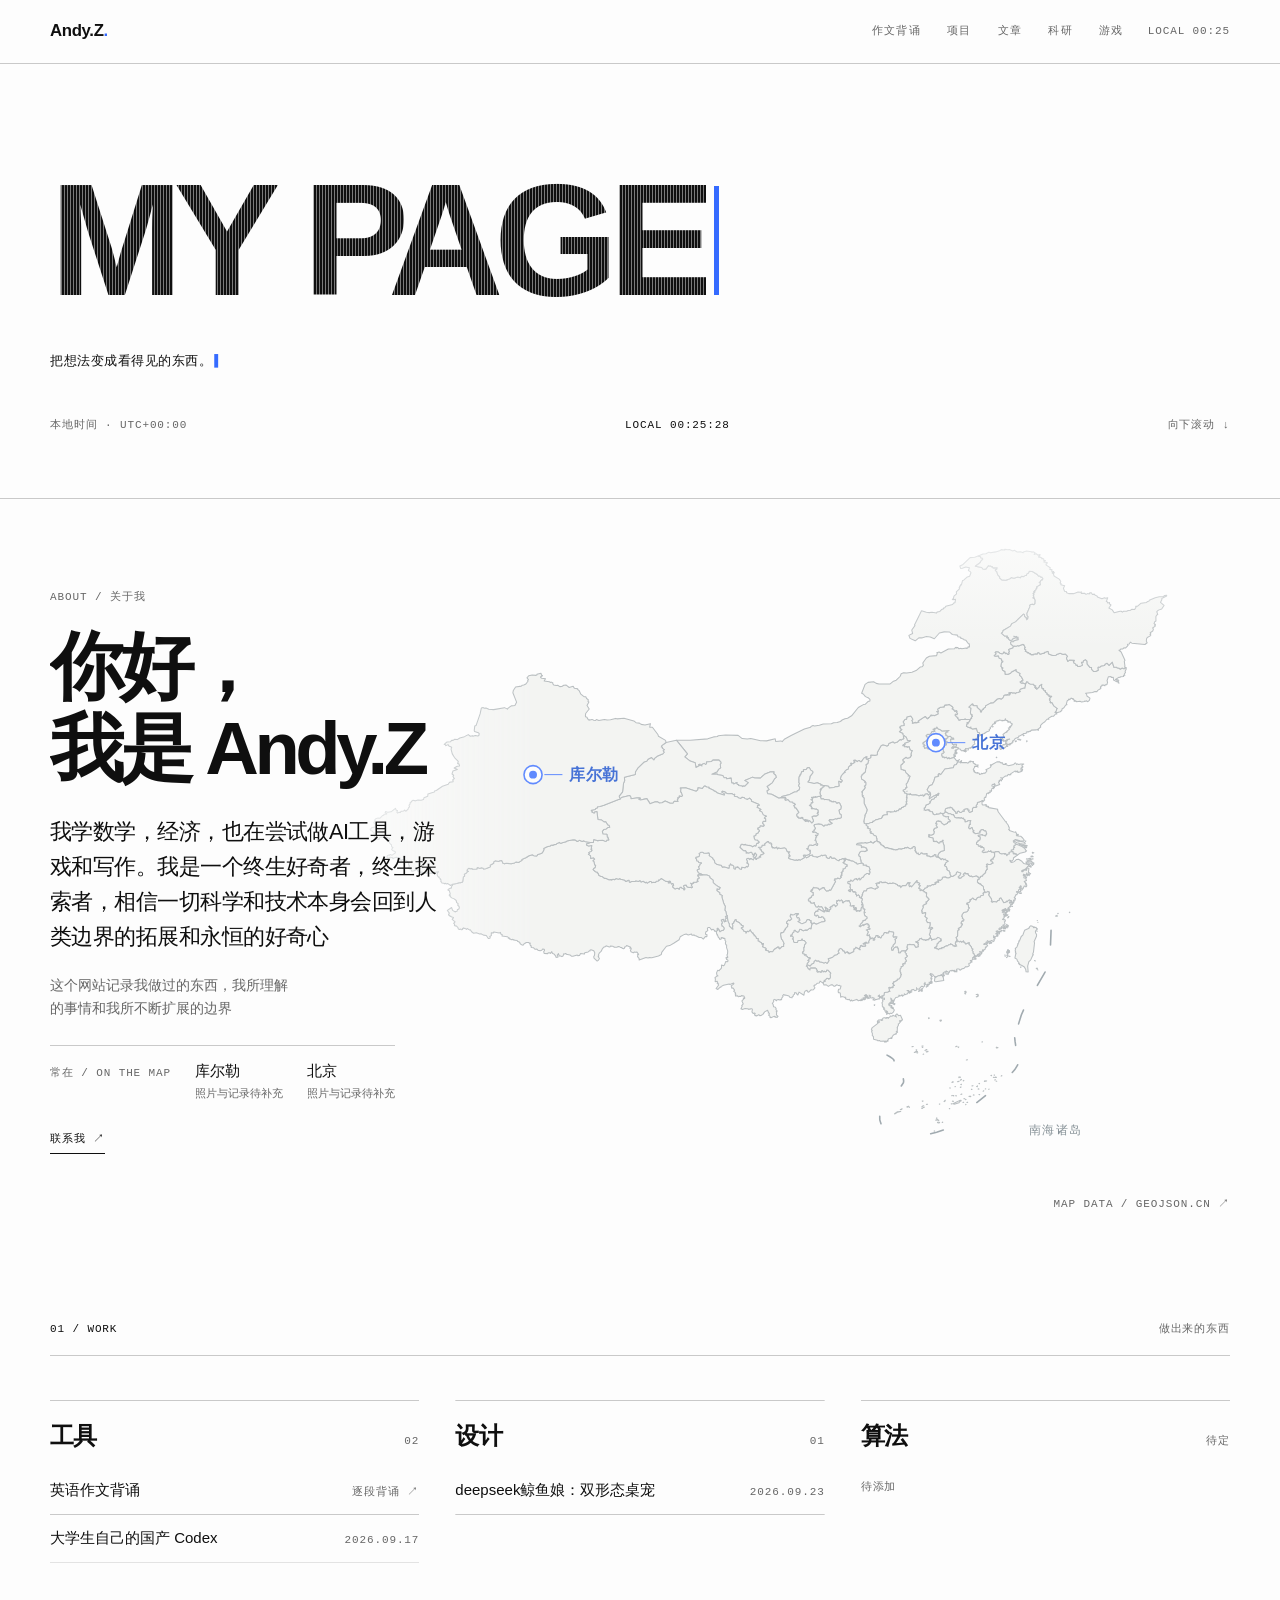
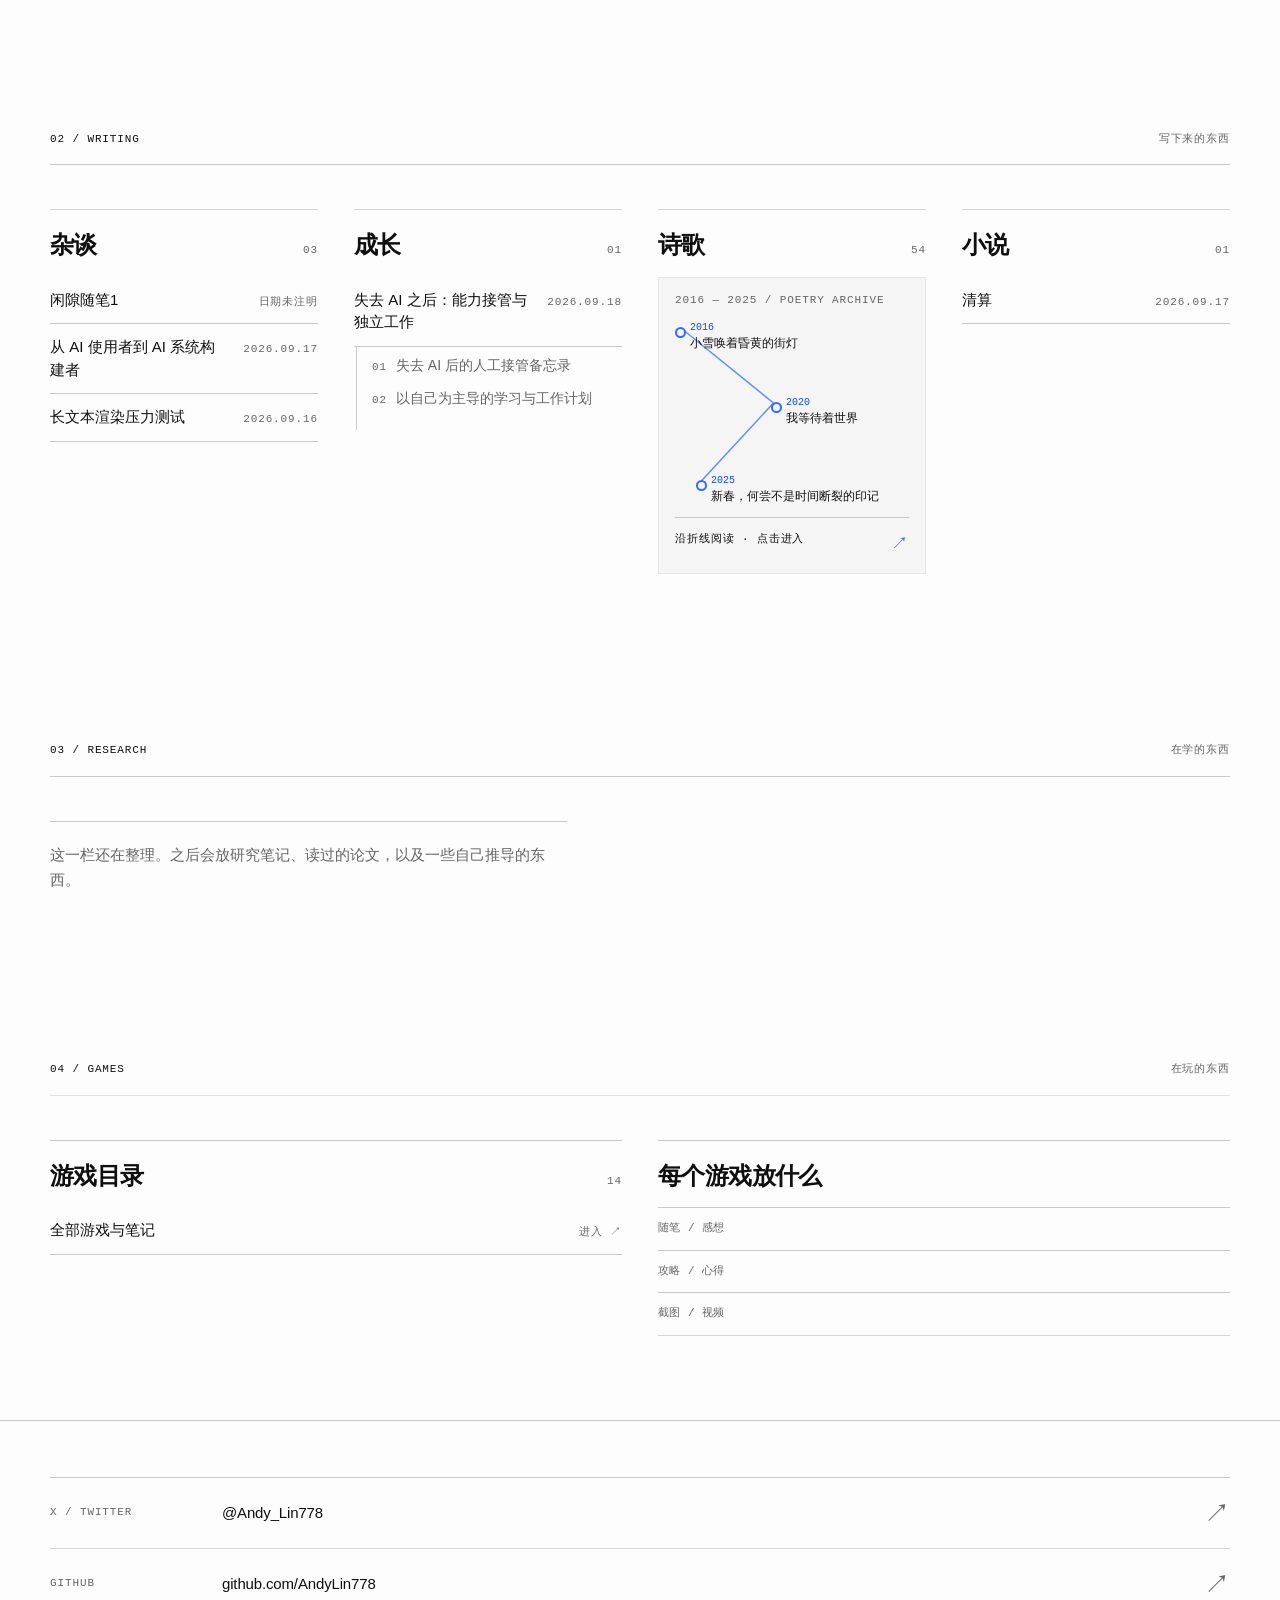
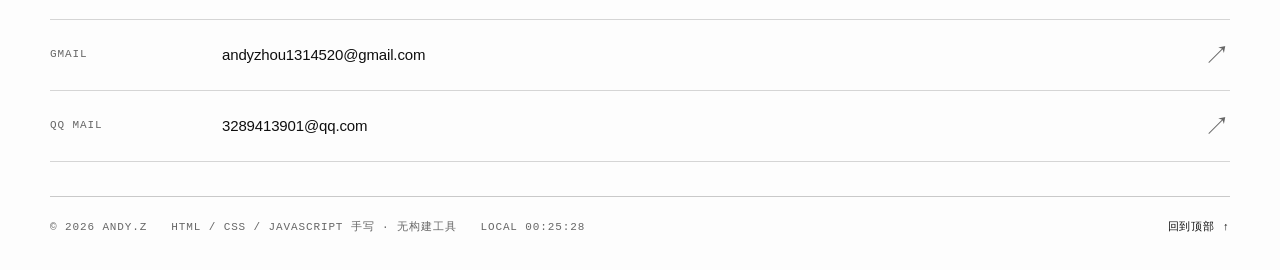
<file: index.html>
<!DOCTYPE html>
<html lang="zh-CN">
<head>
  <meta charset="UTF-8">
  <meta name="viewport" content="width=device-width, initial-scale=1.0">
  <meta name="description" content="Andy.Z的个人网站 - 项目、文章、科研与游戏">
  <meta name="theme-color" content="#fdfdfd">
  <title>Andy.Z · 个人网站</title>
  <link rel="stylesheet" href="assets/css/style.css">

  <script>
    // 标记 JS 可用：样式里只有 html.js 才会启用“裁切揭示”等动效，
    // 万一脚本没加载成功，文字也不会被裁掉看不见。
    document.documentElement.classList.add("js");
    // 系统开启了“减少动效”时提前打标记，让 CSS 直接给出静态版本。
    try {
      if (window.matchMedia("(prefers-reduced-motion: reduce)").matches) {
        document.documentElement.setAttribute("data-reduced", "");
      }
    } catch (error) {
      /* 浏览器不支持 matchMedia 时按正常动效处理 */
    }
  </script>
</head>
<body>

  <a class="skip-link mono" href="#work">跳到正文 ↓</a>

  <!-- 顶部导航 -->
  <header class="navbar">
    <div class="shell nav-shell">
      <a href="#home" class="brand">
        <span class="brand-name">Andy.Z</span><span class="brand-dot">.</span>
      </a>

      <nav class="nav-links" id="navLinks" aria-label="页面导航">
        <a href="recite/index.html" class="nav-link">作文背诵</a>
        <a href="#work" class="nav-link">项目</a>
        <a href="#writing" class="nav-link">文章</a>
        <a href="#research" class="nav-link">科研</a>
        <a href="#games" class="nav-link">游戏</a>
      </nav>

      <span class="nav-clock mono" id="navClock" aria-hidden="true">LOCAL --:--</span>

      <button class="nav-toggle" id="navToggle" type="button"
              aria-label="切换导航菜单" aria-expanded="false" aria-controls="navLinks">
        <span></span>
        <span></span>
        <span></span>
      </button>
    </div>
  </header>

  <main>
    <!-- ============ 首屏：大字 + 扫描线（动态文字） ============ -->
    <section id="home" class="hero">
      <h1 class="sr-only">你好，我是 Andy.Z</h1>

      <div class="hero-scanline" aria-hidden="true"></div>

      <p class="hero-word">
        <span class="hero-word-text" id="heroWord">MY PAGE</span>
        <span class="hero-caret" aria-hidden="true"></span>
      </p>

      <p class="hero-typed mono">
        <span id="typedText">把想法变成看得见的东西</span><span class="typed-cursor" aria-hidden="true">▌</span>
      </p>

      <div class="hero-meta mono">
        <span class="hero-meta-left">北京时间 · UTC+08:00</span>
        <span class="hero-meta-center" id="heroClock">LOCAL --:--:--</span>
        <span class="hero-meta-right">向下滚动 ↓</span>
      </div>
    </section>

    <!-- 地图作为自我介绍的背景，地点记录留待补充 -->
    <section class="about-scene" aria-labelledby="about-scene-title">
      <div class="shell about-scene-inner">
        <img class="about-scene-map" src="assets/maps/china-map.svg" width="920" height="580"
             alt="中国地图，标出新疆库尔勒与北京，南海诸岛接在地图南部">

        <div class="about-scene-copy reveal">
          <span class="mono">ABOUT / 关于我</span>
          <h2 id="about-scene-title">你好，<br>我是 Andy.Z</h2>
          <p>我学数学，经济，也在尝试做AI工具，游戏和写作。我是一个终生好奇者，终生探索者，相信一切科学和技术本身会回到人类边界的拓展和永恒的好奇心</p>
          <p class="about-scene-sub">这个网站记录我做过的东西，我所理解的事情和我所不断扩展的边界</p>
          <div class="about-scene-places" aria-label="常在的地方">
            <span class="mono">常在 / ON THE MAP</span>
            <div><strong>库尔勒</strong><small>照片与记录待补充</small></div>
            <div><strong>北京</strong><small>照片与记录待补充</small></div>
          </div>
          <a class="about-scene-contact mono" href="#contact">联系我 ↗</a>
        </div>

        <a class="about-scene-credit mono" href="https://geojson.cn/data/atlas/china" target="_blank" rel="noopener noreferrer">MAP DATA / GEOJSON.CN ↗</a>
      </div>
    </section>

    <!-- ============ 01 项目 ============ -->
    <section id="work" class="section">
      <div class="shell">
        <header class="section-head reveal">
          <h2 class="section-title mono">01 / WORK</h2>
          <span class="section-note mono" aria-hidden="true">做出来的东西</span>
        </header>

        <div class="cat-grid">
          <section class="cat reveal">
            <header class="cat-head">
              <h3 class="cat-name">工具</h3>
              <span class="cat-count mono">02</span>
            </header>
            <ul class="entry-list">
              <li>
                <a class="entry" href="recite/index.html">
                  <span class="entry-title">英语作文背诵</span>
                  <span class="entry-date mono">逐段背诵 ↗</span>
                </a>
              </li>
              <li>
                <a class="entry" href="https://github.com/AndyLin778/domestic-codex" target="_blank" rel="noopener">
                  <span class="entry-title">大学生自己的国产 Codex</span>
                  <span class="entry-date mono">2026.09.17</span>
                </a>
              </li>
            </ul>
          </section>

          <section class="cat reveal">
            <header class="cat-head">
              <h3 class="cat-name">设计</h3>
              <span class="cat-count mono">01</span>
            </header>
            <ul class="entry-list">
              <li>
                <a class="entry" href="projects/lanlan-pet.html">
                  <span class="entry-title">deepseek鲸鱼娘：双形态桌宠</span>
                  <span class="entry-date mono">2026.09.23</span>
                </a>
              </li>
            </ul>
          </section>

          <section class="cat reveal">
            <header class="cat-head">
              <h3 class="cat-name">算法</h3>
              <span class="cat-count mono">待定</span>
            </header>
            <ul class="entry-list"></ul>
            <p class="cat-empty mono">待添加</p>
          </section>
        </div>
      </div>
    </section>

    <!-- ============ 02 文章 ============ -->
    <section id="writing" class="section">
      <div class="shell">
        <header class="section-head reveal">
          <h2 class="section-title mono">02 / WRITING</h2>
          <span class="section-note mono" aria-hidden="true">写下来的东西</span>
        </header>

        <div class="cat-grid">
          <section class="cat reveal">
            <header class="cat-head">
              <h3 class="cat-name">杂谈</h3>
              <span class="cat-count mono">03</span>
            </header>
            <ul class="entry-list">
              <li>
                <a class="entry" href="posts/xianxi-suibi-1.html">
                  <span class="entry-title">闲隙随笔1</span>
                  <span class="entry-date mono">日期未注明</span>
                </a>
              </li>
              <li>
                <a class="entry" href="posts/2026-09-17-domestic-codex.html">
                  <span class="entry-title">从 AI 使用者到 AI 系统构建者</span>
                  <span class="entry-date mono">2026.09.17</span>
                </a>
              </li>
              <li>
                <a class="entry" href="posts/2026-09-16-long-text-render-test.html">
                  <span class="entry-title">长文本渲染压力测试</span>
                  <span class="entry-date mono">2026.09.16</span>
                </a>
              </li>
            </ul>
          </section>

          <section class="cat reveal">
            <header class="cat-head">
              <h3 class="cat-name">成长</h3>
              <span class="cat-count mono">01</span>
            </header>
            <ul class="entry-list">
              <li>
                <a class="entry" href="projects/no-ai.html">
                  <span class="entry-title">失去 AI 之后：能力接管与独立工作</span>
                  <span class="entry-date mono">2026.09.18</span>
                </a>
                <ul class="subentry-list">
                  <li>
                    <a class="subentry" href="projects/no-ai-memo.html">
                      <span class="subentry-index mono">01</span>
                      <span class="subentry-title">失去 AI 后的人工接管备忘录</span>
                    </a>
                  </li>
                  <li>
                    <a class="subentry" href="projects/no-ai-plan.html">
                      <span class="subentry-index mono">02</span>
                      <span class="subentry-title">以自己为主导的学习与工作计划</span>
                    </a>
                  </li>
                </ul>
              </li>
            </ul>
          </section>

          <section class="cat cat-poetry reveal">
            <header class="cat-head">
              <h3 class="cat-name">诗歌</h3>
              <span class="cat-count mono">54</span>
            </header>
            <a class="poetry-teaser" href="poems.html" aria-label="打开诗歌时间线，阅读全部 54 首诗">
              <span class="poetry-teaser-label mono">2016 — 2025 / POETRY ARCHIVE</span>
              <span class="poetry-teaser-track" aria-hidden="true">
                <svg class="poetry-teaser-line" viewBox="0 0 240 190" preserveAspectRatio="none"><path d="M 6 6 L 101 81 L 27 159" /></svg>
                <span class="poetry-teaser-node poetry-teaser-node--one"><i>2016</i><b>小雪唤着昏黄的街灯</b></span>
                <span class="poetry-teaser-node poetry-teaser-node--two"><i>2020</i><b>我等待着世界</b></span>
                <span class="poetry-teaser-node poetry-teaser-node--three"><i>2025</i><b>新春，何尝不是时间断裂的印记</b></span>
              </span>
              <span class="poetry-teaser-foot mono">沿折线阅读 · 点击进入 <span>↗</span></span>
            </a>
          </section>

          <section class="cat reveal">
            <header class="cat-head">
              <h3 class="cat-name">小说</h3>
              <span class="cat-count mono">01</span>
            </header>
            <ul class="entry-list">
              <li>
                <a class="entry" href="posts/2026-09-17-qingsuan.html">
                  <span class="entry-title">清算</span>
                  <span class="entry-date mono">2026.09.17</span>
                </a>
              </li>
            </ul>
          </section>
        </div>
      </div>
    </section>

    <!-- ============ 03 科研 ============ -->
    <section id="research" class="section">
      <div class="shell">
        <header class="section-head reveal">
          <h2 class="section-title mono">03 / RESEARCH</h2>
          <span class="section-note mono" aria-hidden="true">在学的东西</span>
        </header>

        <p class="section-empty reveal">
          这一栏还在整理。之后会放研究笔记、读过的论文，以及一些自己推导的东西。
        </p>
      </div>
    </section>

    <!-- ============ 04 游戏 ============ -->
    <section id="games" class="section">
      <div class="shell">
        <header class="section-head reveal">
          <h2 class="section-title mono">04 / GAMES</h2>
          <span class="section-note mono" aria-hidden="true">在玩的东西</span>
        </header>

        <div class="cat-grid">
          <section class="cat reveal">
            <header class="cat-head">
              <h3 class="cat-name">游戏目录</h3>
              <span class="cat-count mono">14</span>
            </header>
            <ul class="entry-list">
              <li>
                <a class="entry" href="games/index.html">
                  <span class="entry-title">全部游戏与笔记</span>
                  <span class="entry-date mono">进入 ↗</span>
                </a>
              </li>
            </ul>
          </section>

          <section class="cat reveal">
            <header class="cat-head">
              <h3 class="cat-name">每个游戏放什么</h3>
            </header>
            <ul class="cat-list mono">
              <li>随笔 / 感想</li>
              <li>攻略 / 心得</li>
              <li>截图 / 视频</li>
            </ul>
          </section>
        </div>
      </div>
    </section>
  </main>

  <!-- ============ 页脚：联系方式 ============ -->
  <footer class="site-footer" id="contact">
    <div class="shell">

      <div class="contact-list footer-contact">
        <a class="contact-row reveal" href="https://x.com/Andy_Lin778" target="_blank" rel="noopener">
          <span class="contact-label mono">X / TWITTER</span>
          <span class="contact-value">@Andy_Lin778</span>
          <span class="row-arrow" aria-hidden="true">↗</span>
        </a>
        <a class="contact-row reveal" href="https://github.com/AndyLin778" target="_blank" rel="noopener">
          <span class="contact-label mono">GITHUB</span>
          <span class="contact-value">github.com/AndyLin778</span>
          <span class="row-arrow" aria-hidden="true">↗</span>
        </a>
        <a class="contact-row reveal" href="mailto:andyzhou1314520@gmail.com">
          <span class="contact-label mono">GMAIL</span>
          <span class="contact-value">andyzhou1314520@gmail.com</span>
          <span class="row-arrow" aria-hidden="true">↗</span>
        </a>
        <a class="contact-row reveal" href="mailto:3289413901@qq.com">
          <span class="contact-label mono">QQ MAIL</span>
          <span class="contact-value">3289413901@qq.com</span>
          <span class="row-arrow" aria-hidden="true">↗</span>
        </a>
      </div>

      <div class="footer-shell mono">
        <span>© <span id="year">2026</span> Andy.Z</span>
        <span class="footer-note">HTML / CSS / JavaScript 手写 · 无构建工具</span>
        <span id="footerClock">LOCAL --:--:--</span>
        <a href="#home" class="footer-top">回到顶部 ↑</a>
      </div>

    </div>
  </footer>

  <script src="assets/js/script.js"></script>
</body>
</html>
</file>
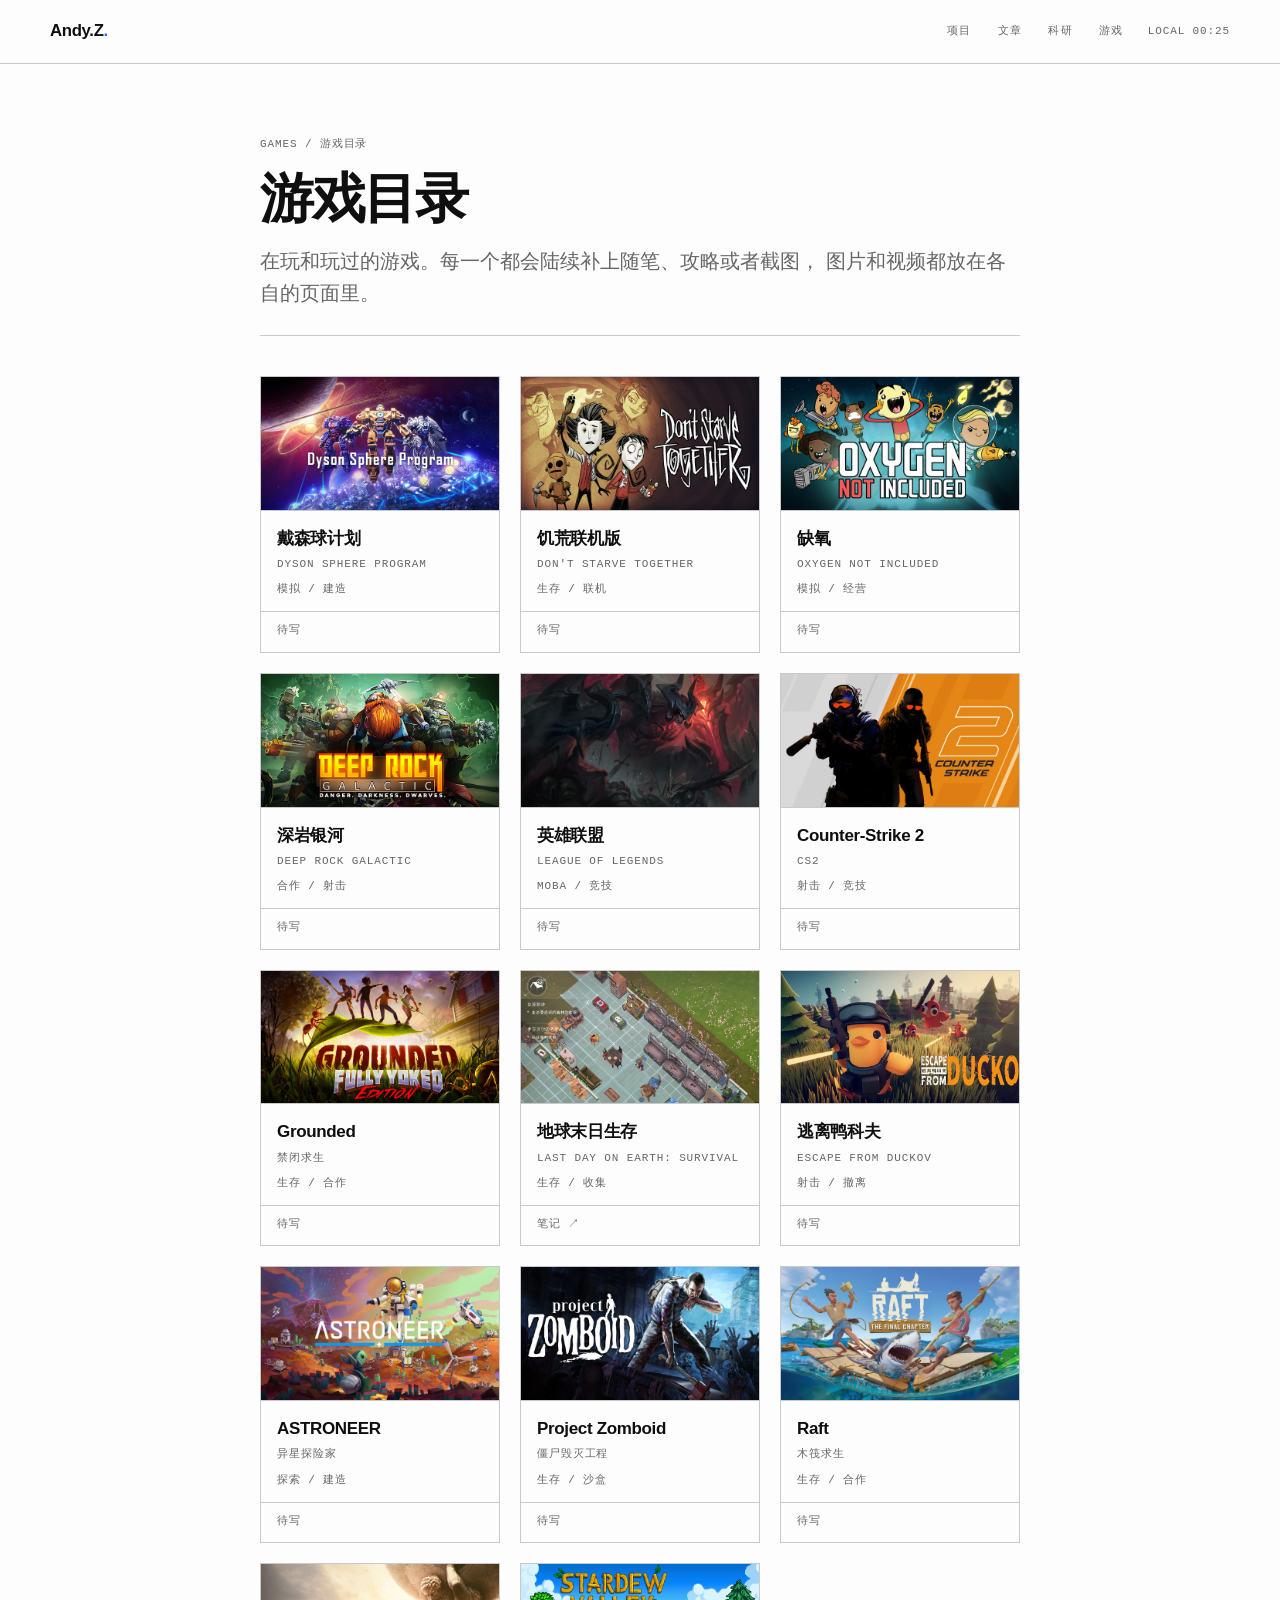
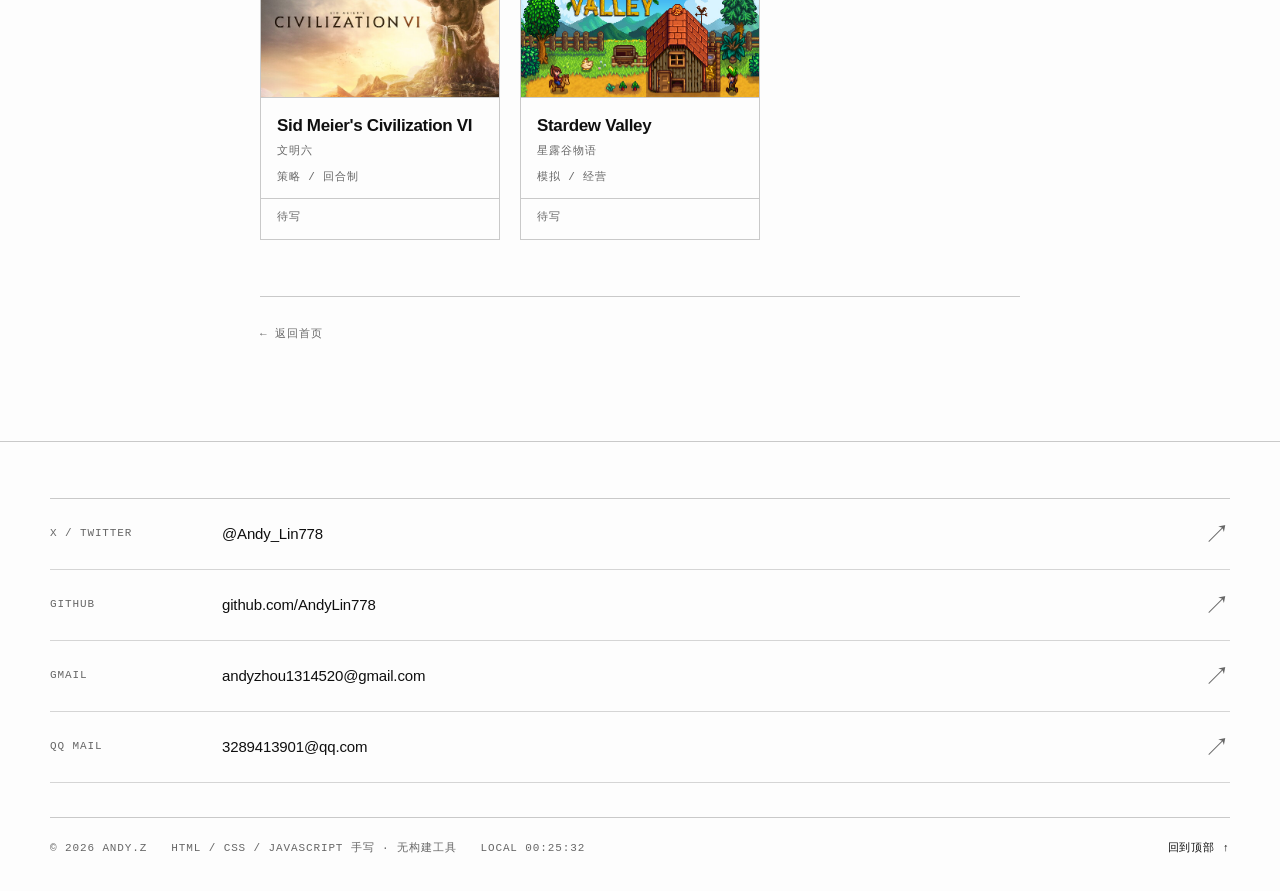
<file: games/index.html>
<!DOCTYPE html>
<html lang="zh-CN">
<head>
  <meta charset="UTF-8">
  <meta name="viewport" content="width=device-width, initial-scale=1.0">
  <meta name="description" content="游戏目录 - 在玩和玩过的游戏，附随笔、攻略与截图">
  <meta name="theme-color" content="#fdfdfd">
  <title>游戏目录 · Andy.Z</title>
  <link rel="stylesheet" href="../assets/css/style.css">

  <script>
    document.documentElement.classList.add("js");
    try {
      if (window.matchMedia("(prefers-reduced-motion: reduce)").matches) {
        document.documentElement.setAttribute("data-reduced", "");
      }
    } catch (error) {
      /* 浏览器不支持 matchMedia 时按正常动效处理 */
    }
  </script>
</head>
<body class="page-post">

  <a class="skip-link mono" href="#article">跳到正文 ↓</a>

  <!-- 顶部导航 -->
  <header class="navbar">
    <div class="shell nav-shell">
      <a href="../index.html" class="brand">
        <span class="brand-name">Andy.Z</span><span class="brand-dot">.</span>
      </a>

      <nav class="nav-links" id="navLinks" aria-label="页面导航">
        <a href="../index.html#work" class="nav-link">项目</a>
        <a href="../index.html#writing" class="nav-link">文章</a>
        <a href="../index.html#research" class="nav-link">科研</a>
        <a href="../index.html#games" class="nav-link is-active">游戏</a>
      </nav>

      <span class="nav-clock mono" id="navClock" aria-hidden="true">LOCAL --:--</span>

      <button class="nav-toggle" id="navToggle" type="button"
              aria-label="切换导航菜单" aria-expanded="false" aria-controls="navLinks">
        <span></span>
        <span></span>
        <span></span>
      </button>
    </div>
  </header>

  <main>
    <article id="article" class="post">
      <div class="post-shell post-shell--wide">

        <header class="post-head">
          <p class="post-meta mono">GAMES / 游戏目录</p>
          <h1 class="post-title">游戏目录</h1>
          <p class="post-lede">
            在玩和玩过的游戏。每一个都会陆续补上随笔、攻略或者截图，
            图片和视频都放在各自的页面里。
          </p>
        </header>

        <!-- 卡片由 assets/js/games.js 根据数据自动生成 -->
        <div class="game-grid" id="gameGrid"></div>

        <noscript>
          <p class="section-empty">游戏目录需要浏览器启用 JavaScript 才能显示。</p>
        </noscript>

        <footer class="post-foot">
          <a class="post-back mono" href="../index.html#games">← 返回首页</a>
        </footer>

      </div>
    </article>
  </main>

  <!-- 页脚：联系方式 -->
  <footer class="site-footer">
    <div class="shell">

      <div class="contact-list footer-contact">
        <a class="contact-row reveal" href="https://x.com/Andy_Lin778" target="_blank" rel="noopener">
          <span class="contact-label mono">X / TWITTER</span>
          <span class="contact-value">@Andy_Lin778</span>
          <span class="row-arrow" aria-hidden="true">↗</span>
        </a>
        <a class="contact-row reveal" href="https://github.com/AndyLin778" target="_blank" rel="noopener">
          <span class="contact-label mono">GITHUB</span>
          <span class="contact-value">github.com/AndyLin778</span>
          <span class="row-arrow" aria-hidden="true">↗</span>
        </a>
        <a class="contact-row reveal" href="mailto:andyzhou1314520@gmail.com">
          <span class="contact-label mono">GMAIL</span>
          <span class="contact-value">andyzhou1314520@gmail.com</span>
          <span class="row-arrow" aria-hidden="true">↗</span>
        </a>
        <a class="contact-row reveal" href="mailto:3289413901@qq.com">
          <span class="contact-label mono">QQ MAIL</span>
          <span class="contact-value">3289413901@qq.com</span>
          <span class="row-arrow" aria-hidden="true">↗</span>
        </a>
      </div>

      <div class="footer-shell mono">
        <span>© <span id="year">2026</span> Andy.Z</span>
        <span class="footer-note">HTML / CSS / JavaScript 手写 · 无构建工具</span>
        <span id="footerClock">LOCAL --:--:--</span>
        <a href="#article" class="footer-top">回到顶部 ↑</a>
      </div>

    </div>
  </footer>

  <script src="../assets/js/script.js"></script>
  <script src="../assets/js/games.js"></script>
</body>
</html>
</file>
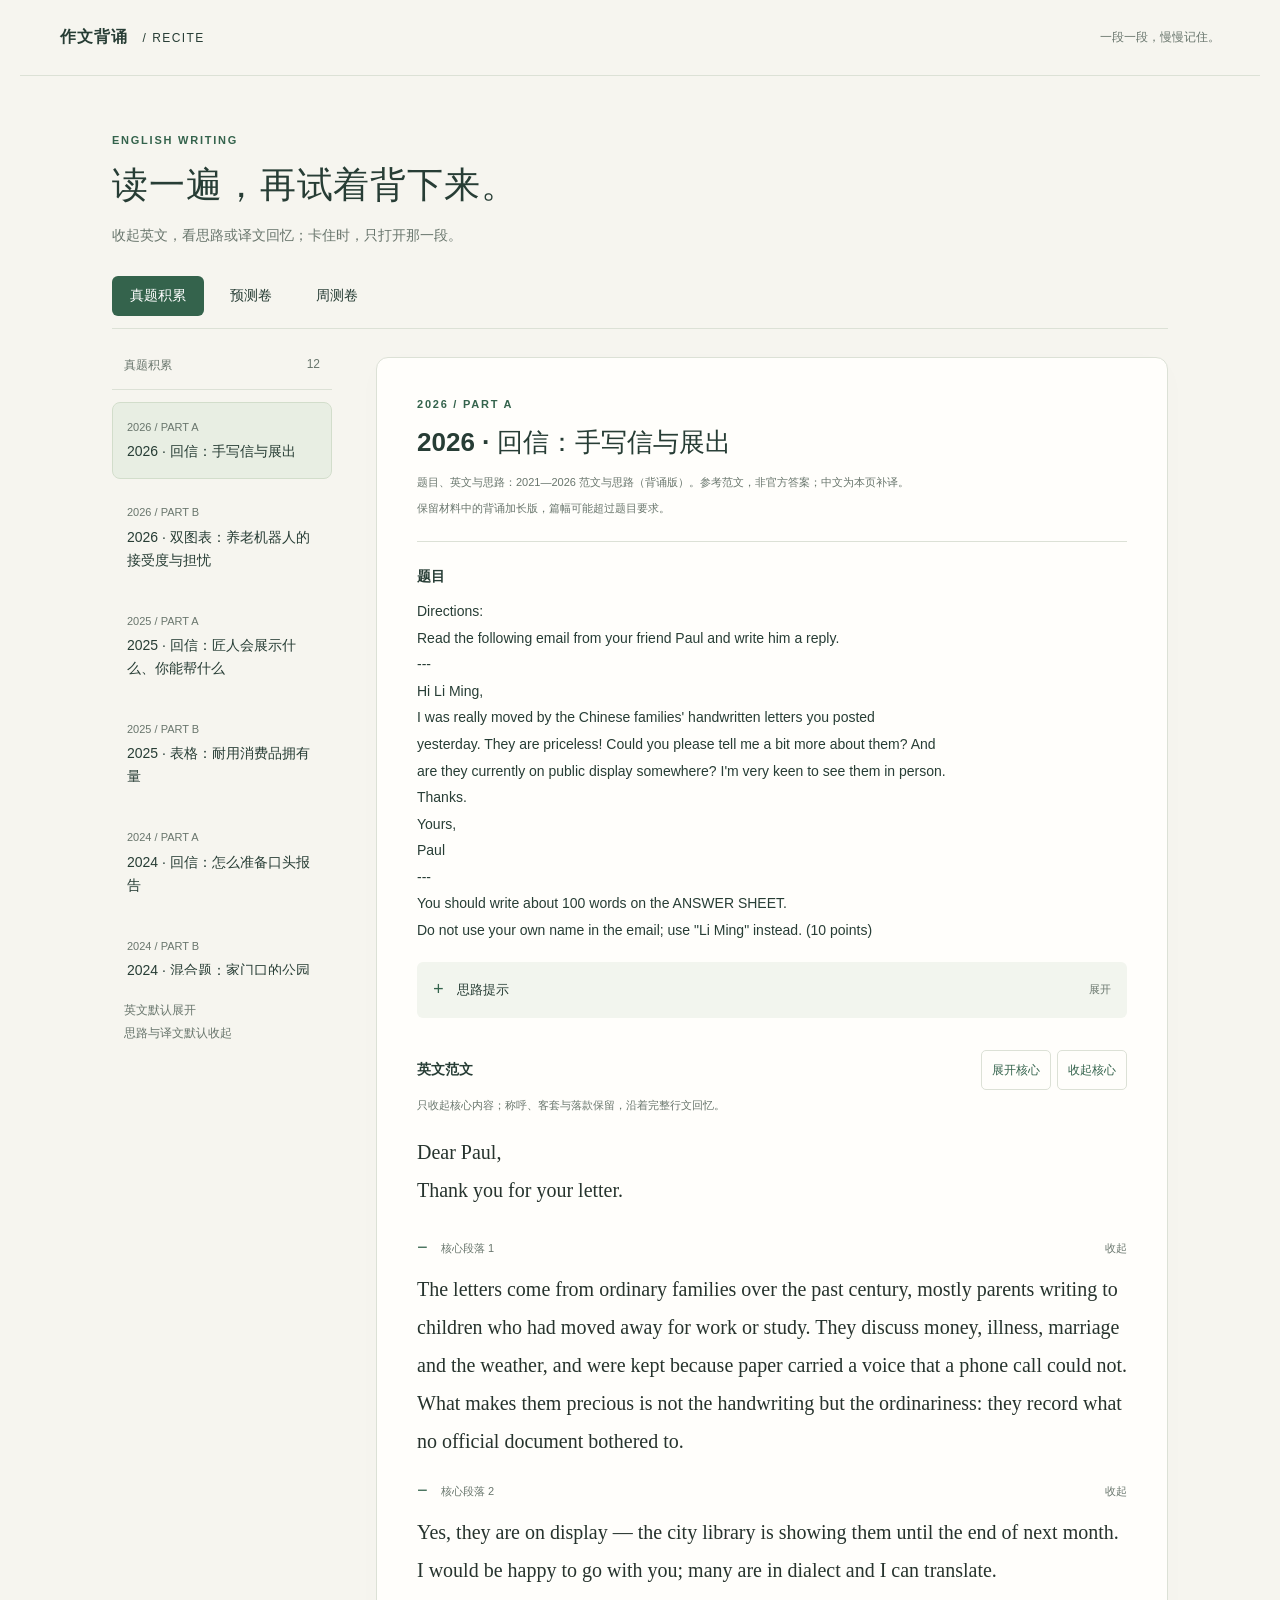
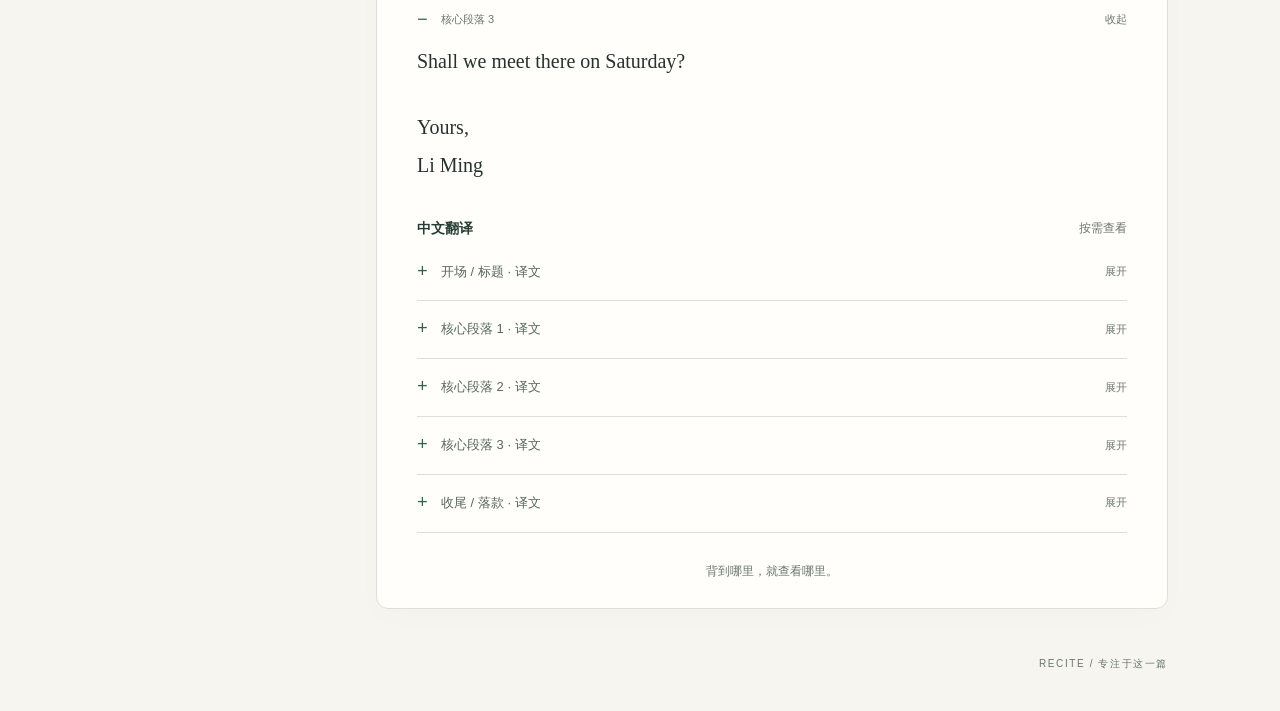
<file: recite/index.html>
<!doctype html>
<html lang="zh-CN">
<head>
  <meta charset="utf-8">
  <meta name="viewport" content="width=device-width, initial-scale=1">
  <meta name="theme-color" content="#f6f5ef">
  <title>作文背诵 · 一段一段，慢慢记住</title>
  <link rel="stylesheet" href="style.css">
  <script src="content.js" defer></script>
  <script src="app.js" defer></script>
</head>
<body>
  <header class="masthead">
    <a class="brand" href="index.html">作文背诵<span> / RECITE</span></a>
    <span class="quiet">一段一段，慢慢记住。</span>
  </header>
  <main>
    <div class="intro"><span class="eyebrow">ENGLISH WRITING</span><h1>读一遍，再试着背下来。</h1><p>收起英文，看思路或译文回忆；卡住时，只打开那一段。</p></div>
    <nav id="modules" class="modules" aria-label="内容模块"></nav>
    <div class="workspace">
      <aside aria-label="范文目录"><div class="catalog-heading"><span id="module-heading">范文目录</span><span id="count"></span></div><label class="mobile-picker" for="unit-select">选择篇目<select id="unit-select"></select></label><nav id="catalog" aria-label="选择范文"></nav><p class="catalog-note">英文默认展开<br>思路与译文默认收起</p></aside>
      <section id="empty-module" class="empty-module" hidden><span class="eyebrow">WEEKLY PRACTICE</span><h2>周测卷，留一个位置。</h2><p>还没有收录内容。之后做完周测，再把范文整理到这里。</p></section>
      <article id="reader" aria-labelledby="essay-title">
        <header class="essay-head"><span class="eyebrow" id="category"></span><h2 id="essay-title"></h2><p id="source" class="source"></p><p id="content-note" class="source"></p></header>
        <section class="prompt-section"><h3>题目</h3><p id="prompt"></p><figure id="prompt-figure" hidden><a id="image-link" target="_blank" rel="noopener"><img id="prompt-image" alt="" loading="lazy"></a><figcaption id="image-caption"></figcaption></figure></section>
        <section class="approach-section"><details id="approach"><summary>思路提示<span class="fold-label"></span></summary><ol id="approach-list"></ol></details></section>
        <section aria-labelledby="english-heading"><div class="section-heading"><h3 id="english-heading">英文范文</h3><div class="actions"><button type="button" id="expand-all">全部展开</button><button type="button" id="collapse-all">全部收起</button></div></div><p id="recall-note" class="source"></p><div id="paragraphs"></div></section>
        <section class="translation-section" aria-labelledby="translation-heading"><div class="section-heading"><h3 id="translation-heading">中文翻译</h3><span class="quiet">按需查看</span></div><div id="translations"></div></section>
        <section id="materials-section" class="materials-section" hidden><h3>值得背的积累</h3><p class="source">精选六条，记住用法，再迁移到下一篇。</p><div id="materials"></div></section>
        <p class="endnote">背到哪里，就查看哪里。</p>
      </article>
    </div>
    <noscript>请启用浏览器 JavaScript，以加载范文和逐段折叠功能。</noscript>
  </main>
  <footer>RECITE / 专注于这一篇</footer>
</body>
</html>
</file>
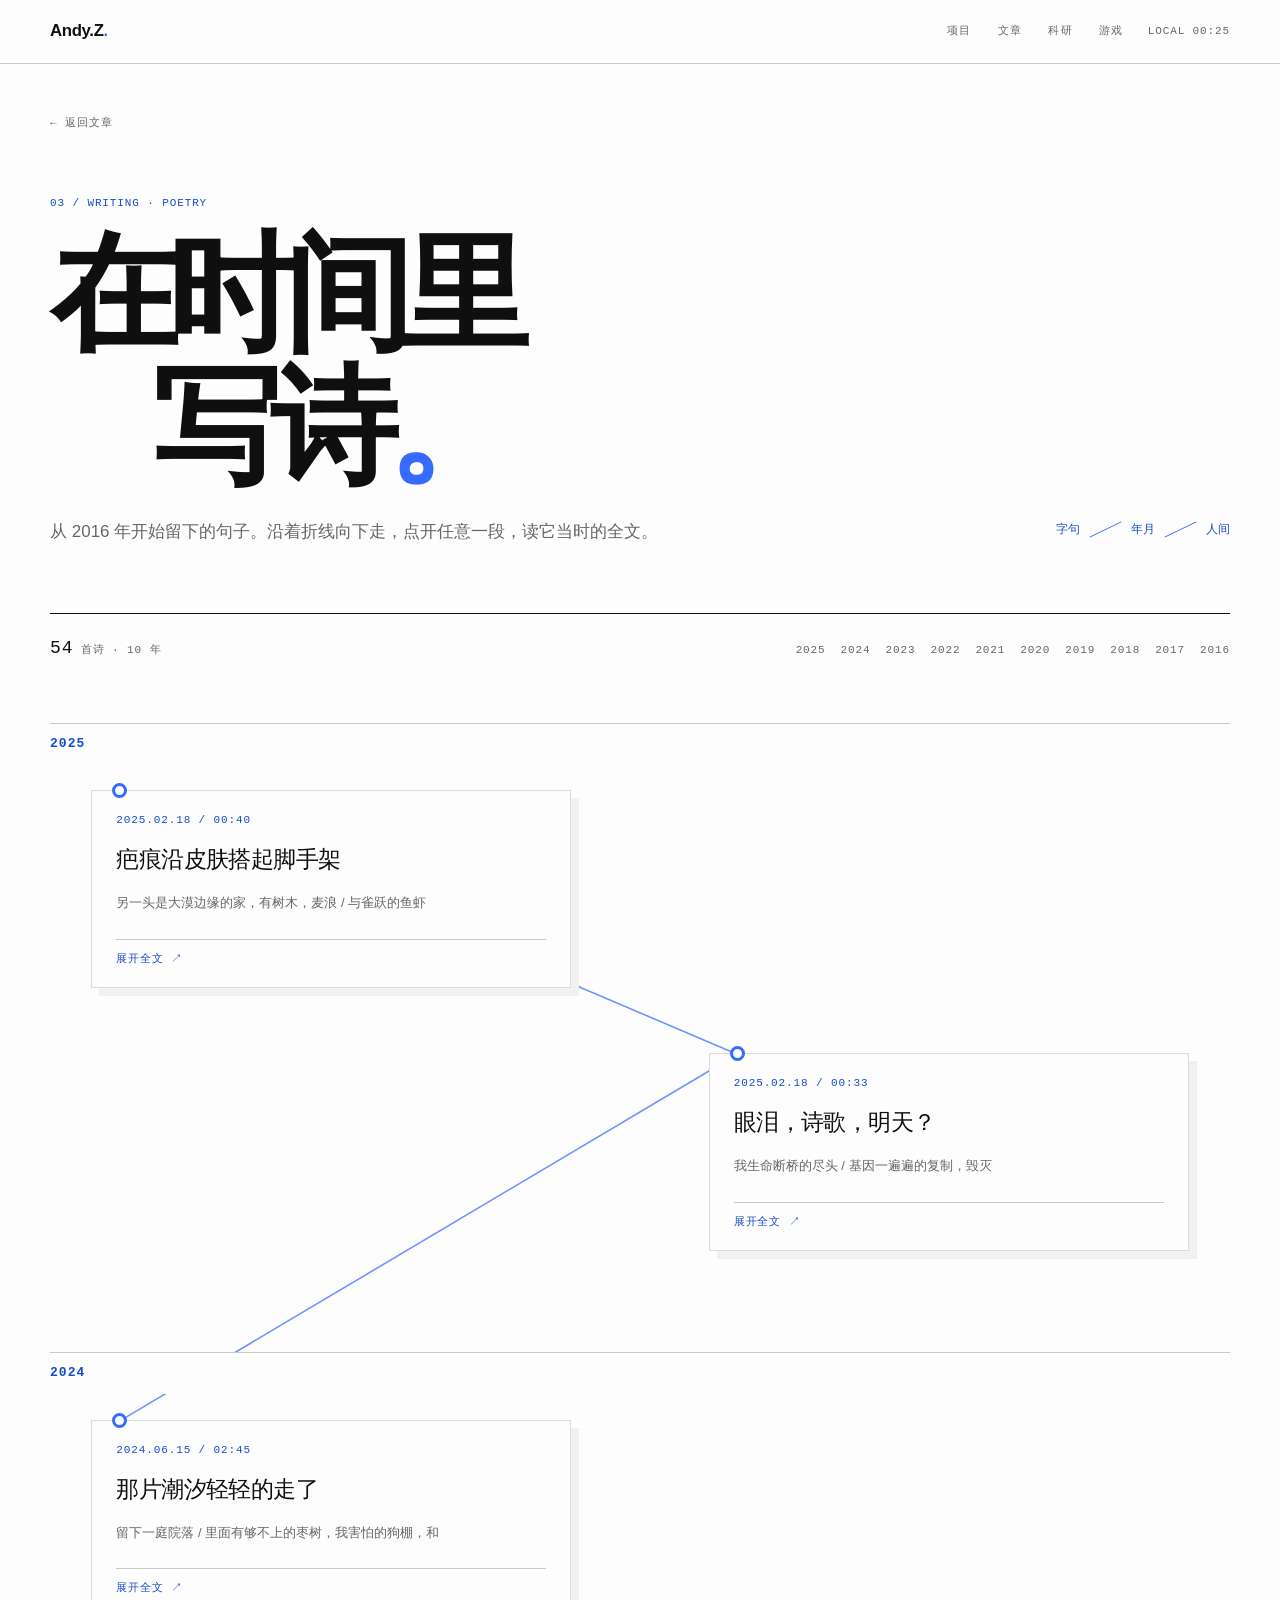
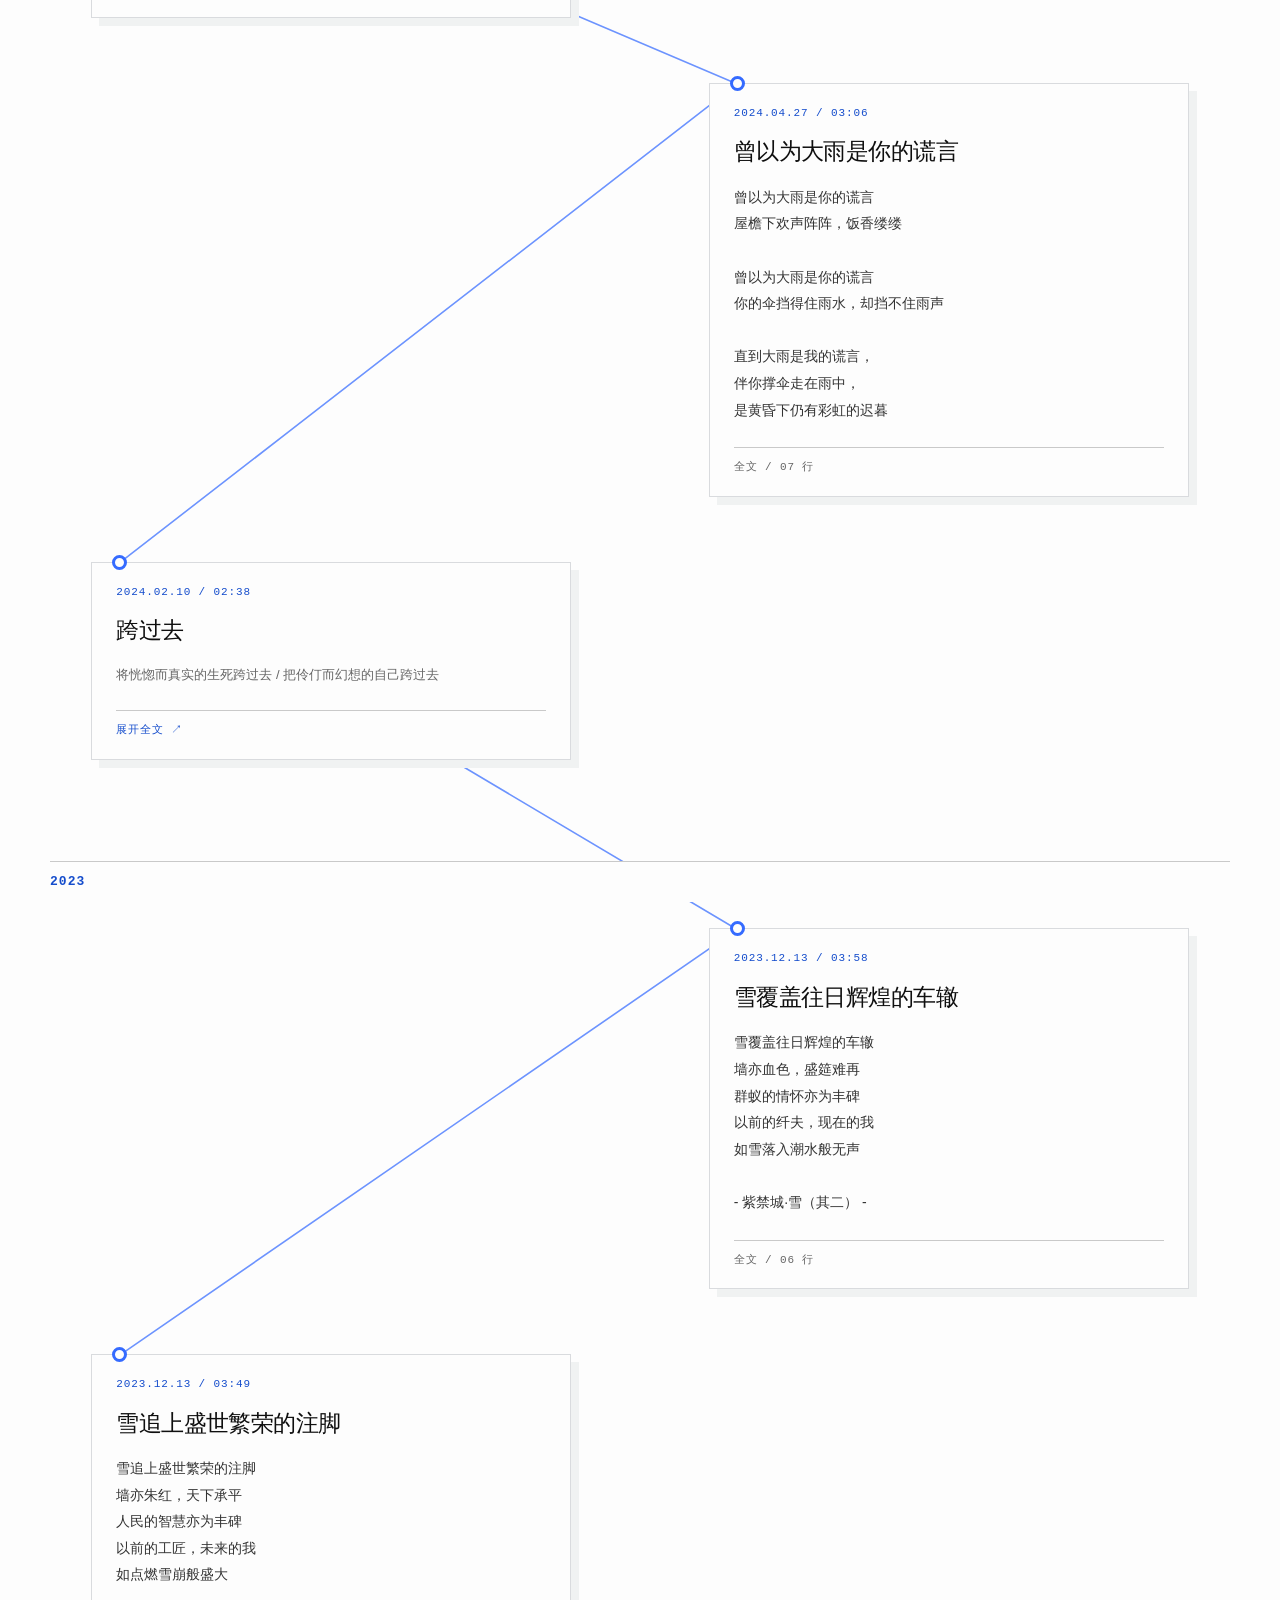
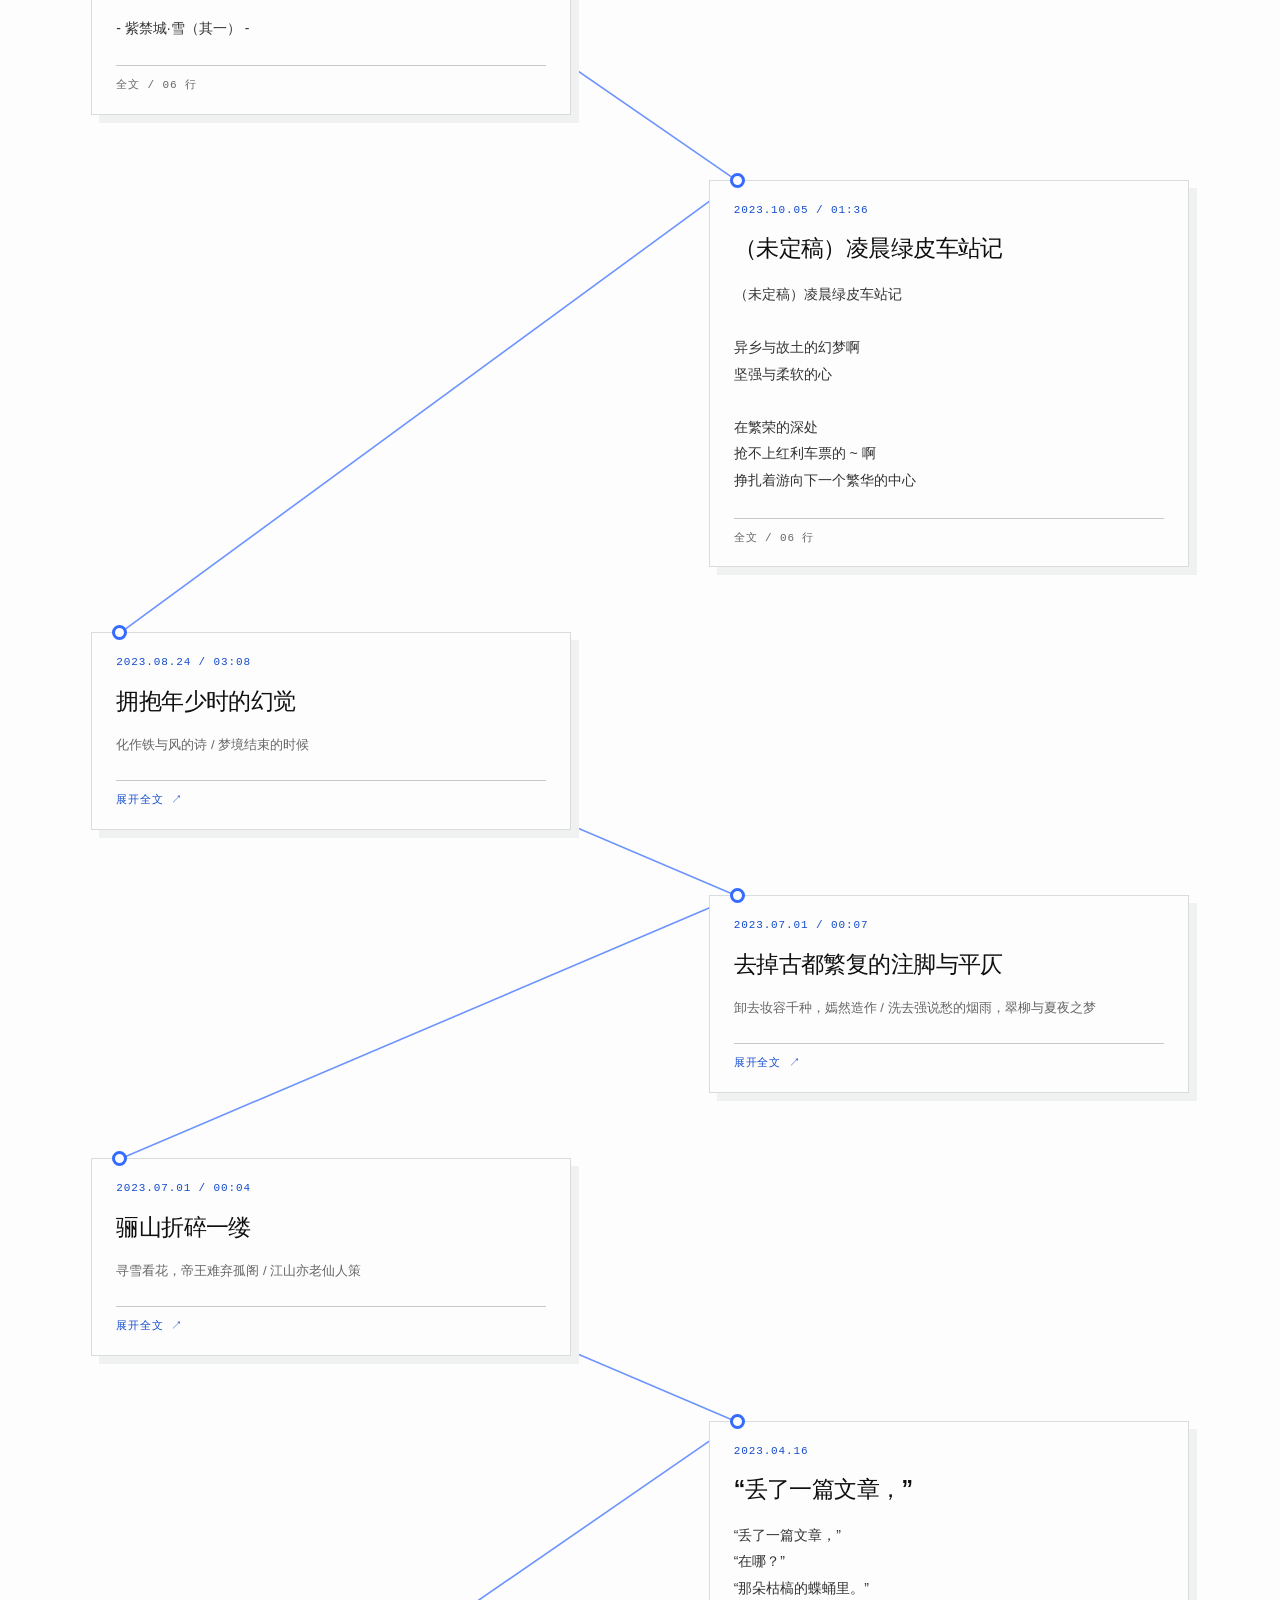
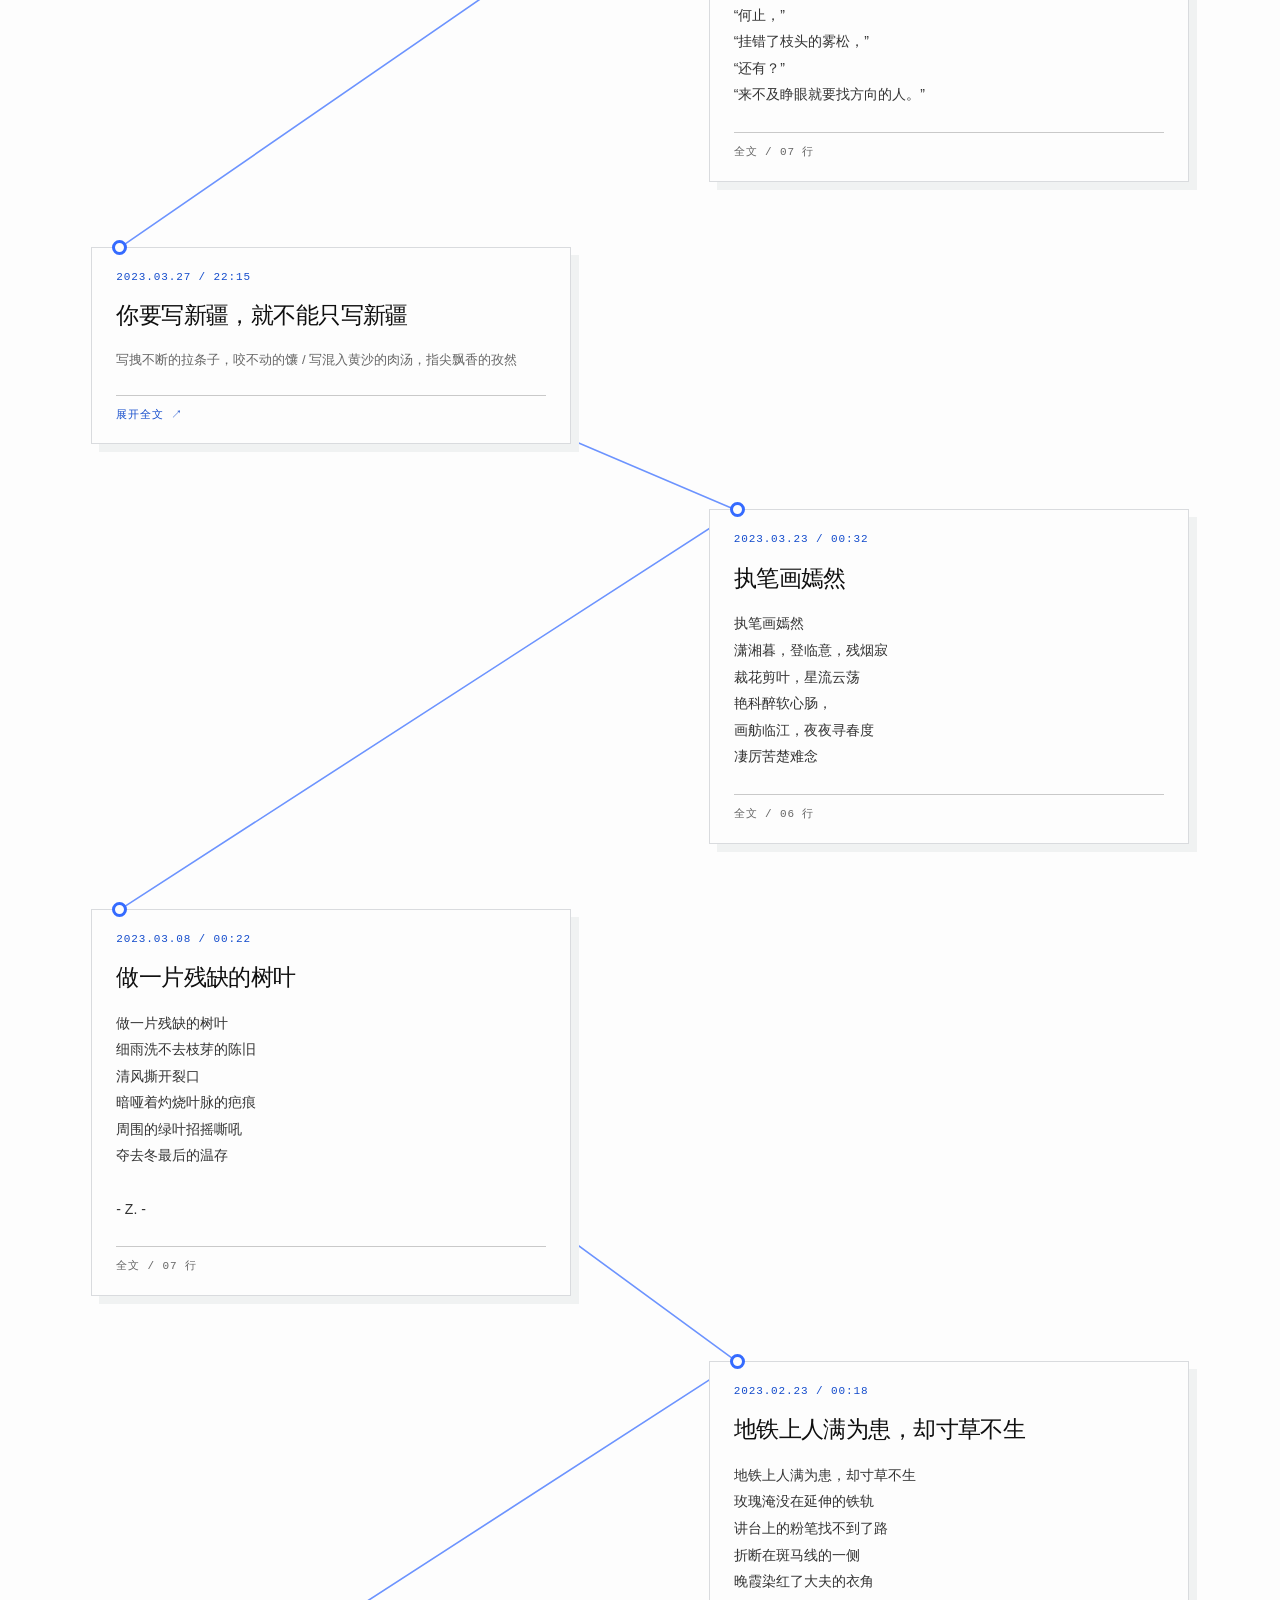
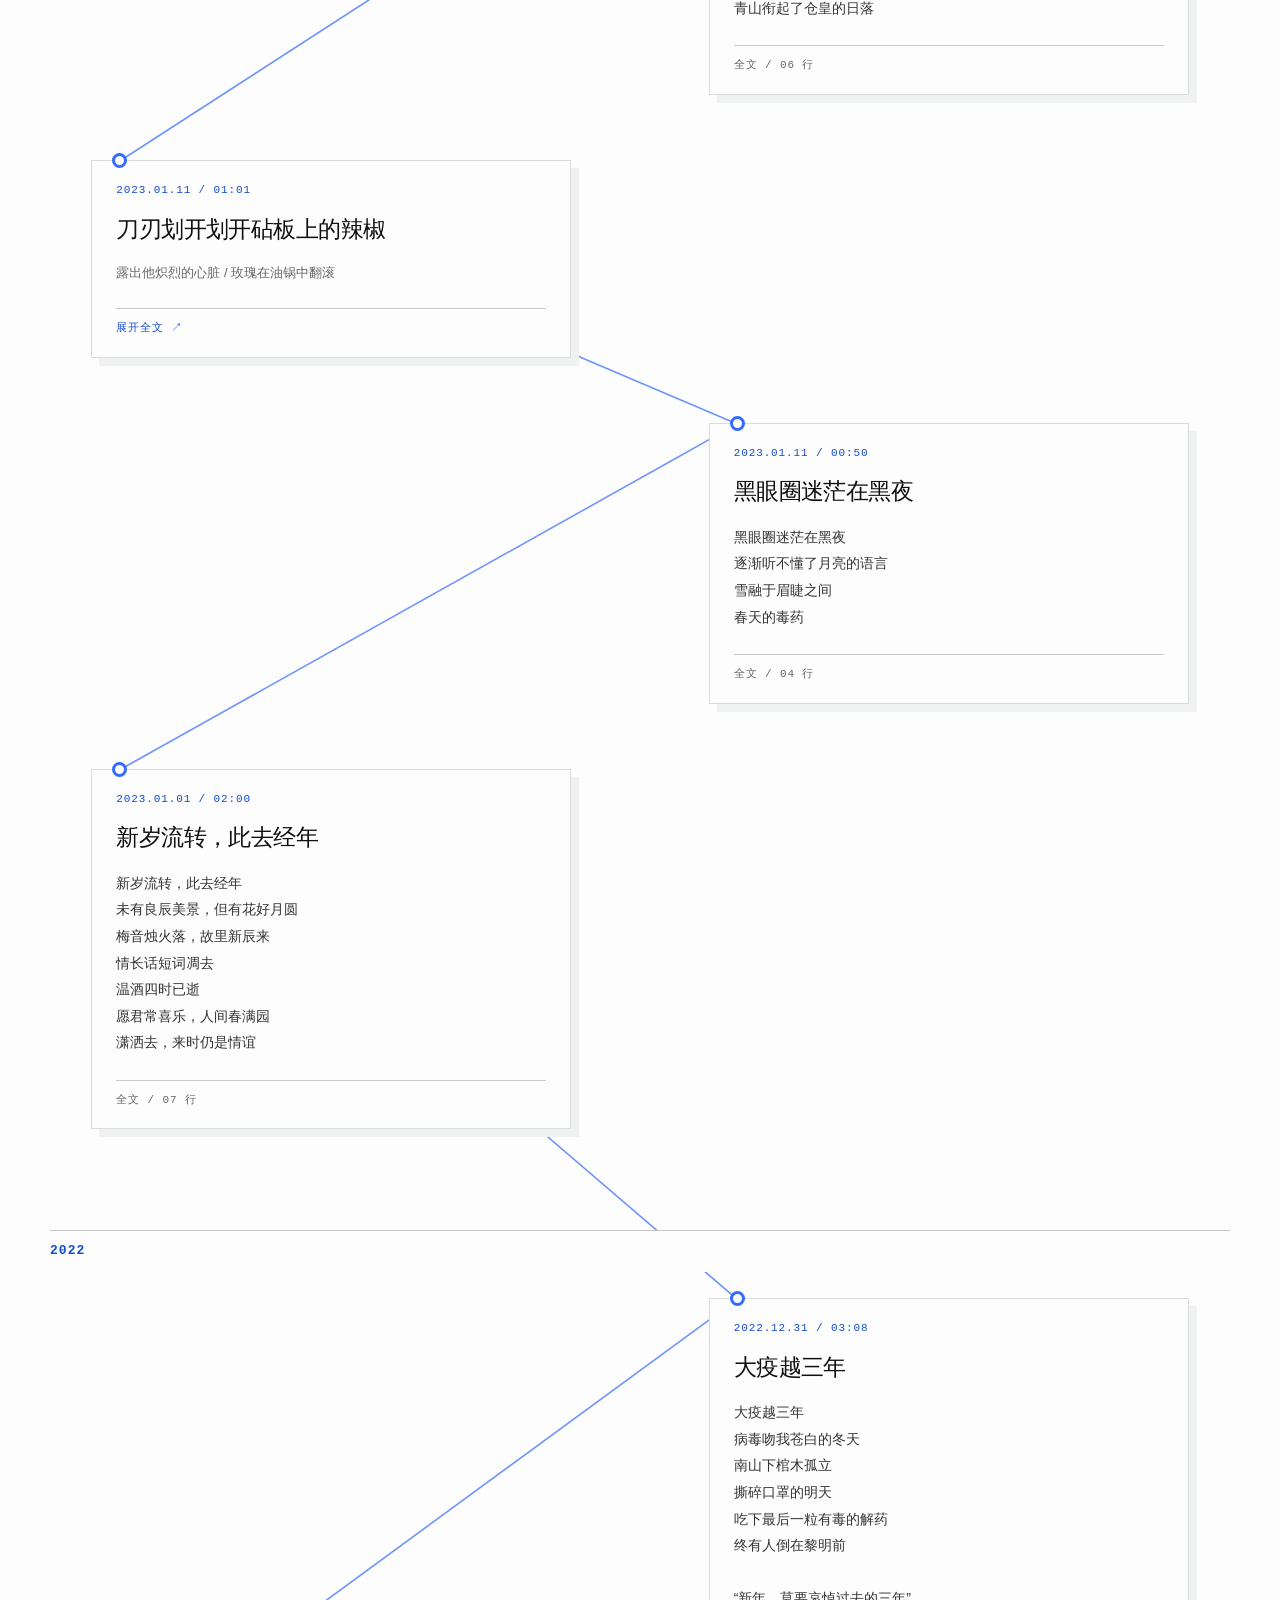
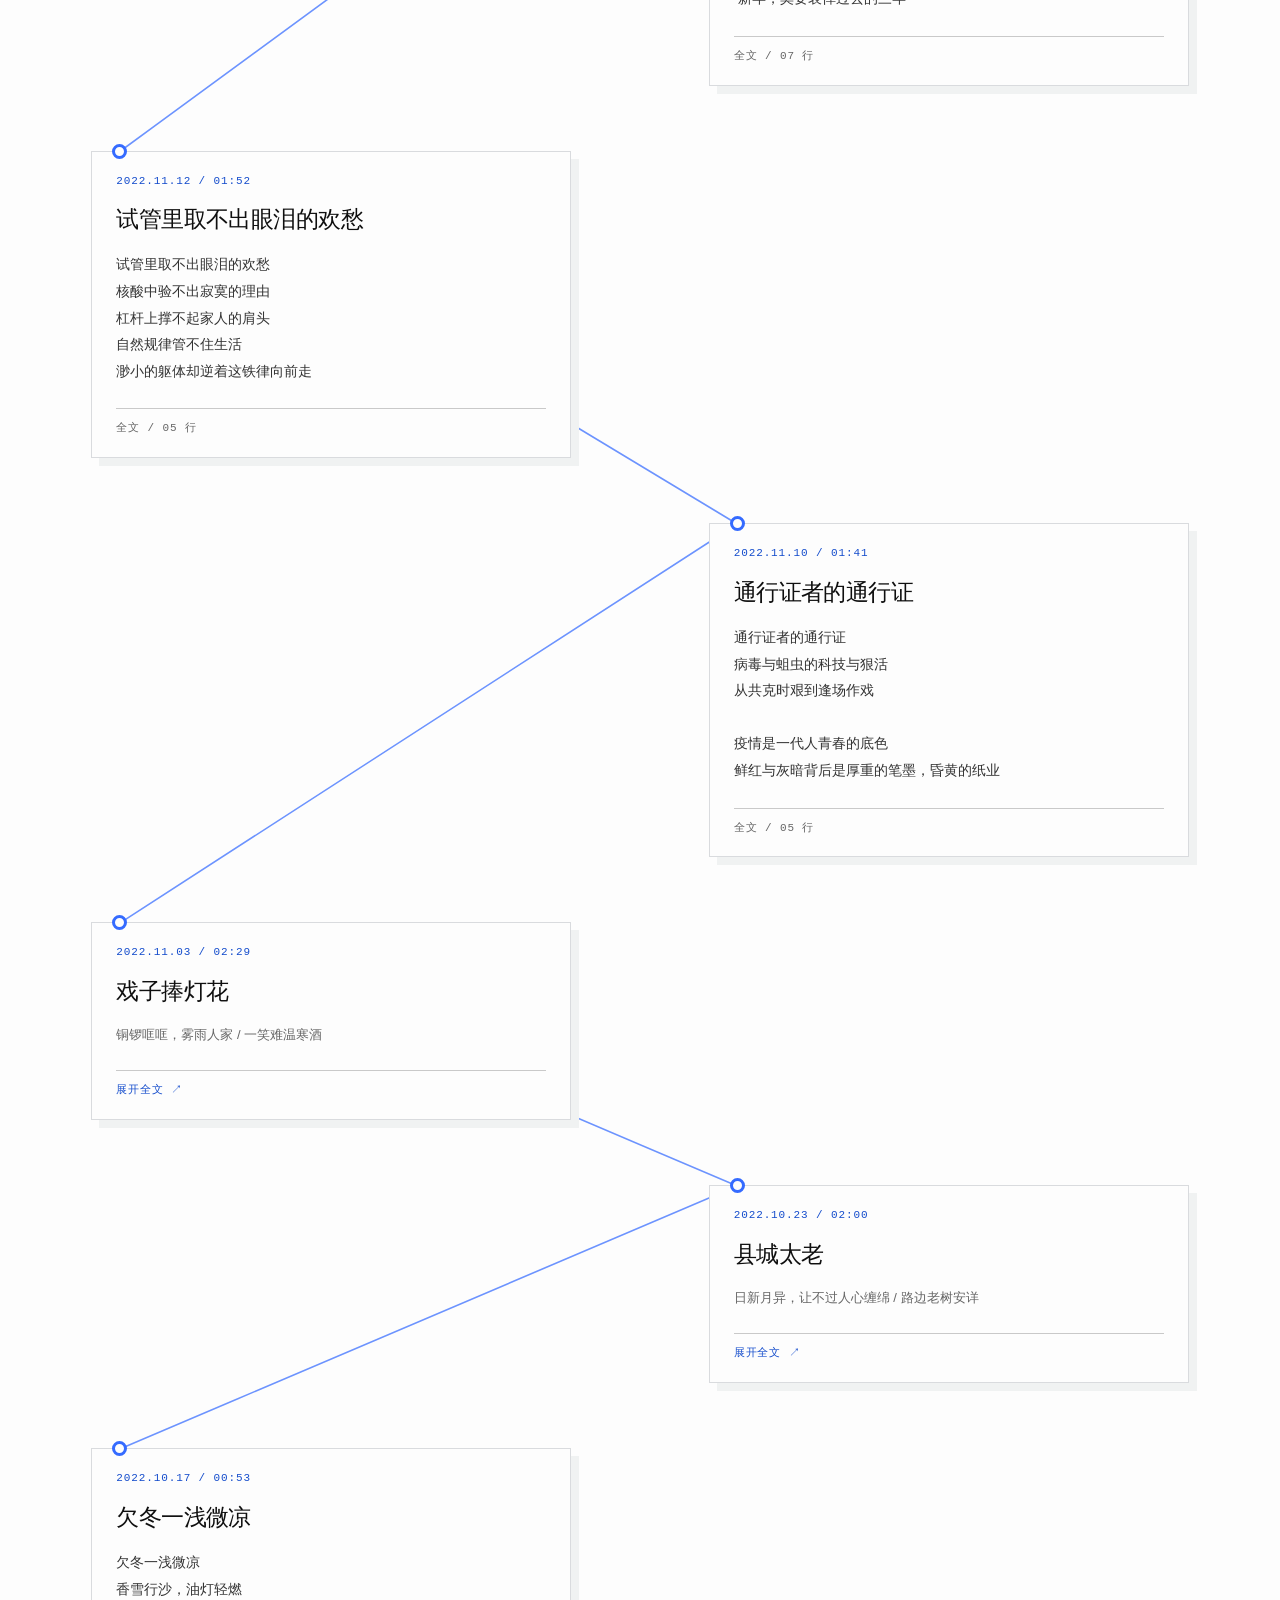
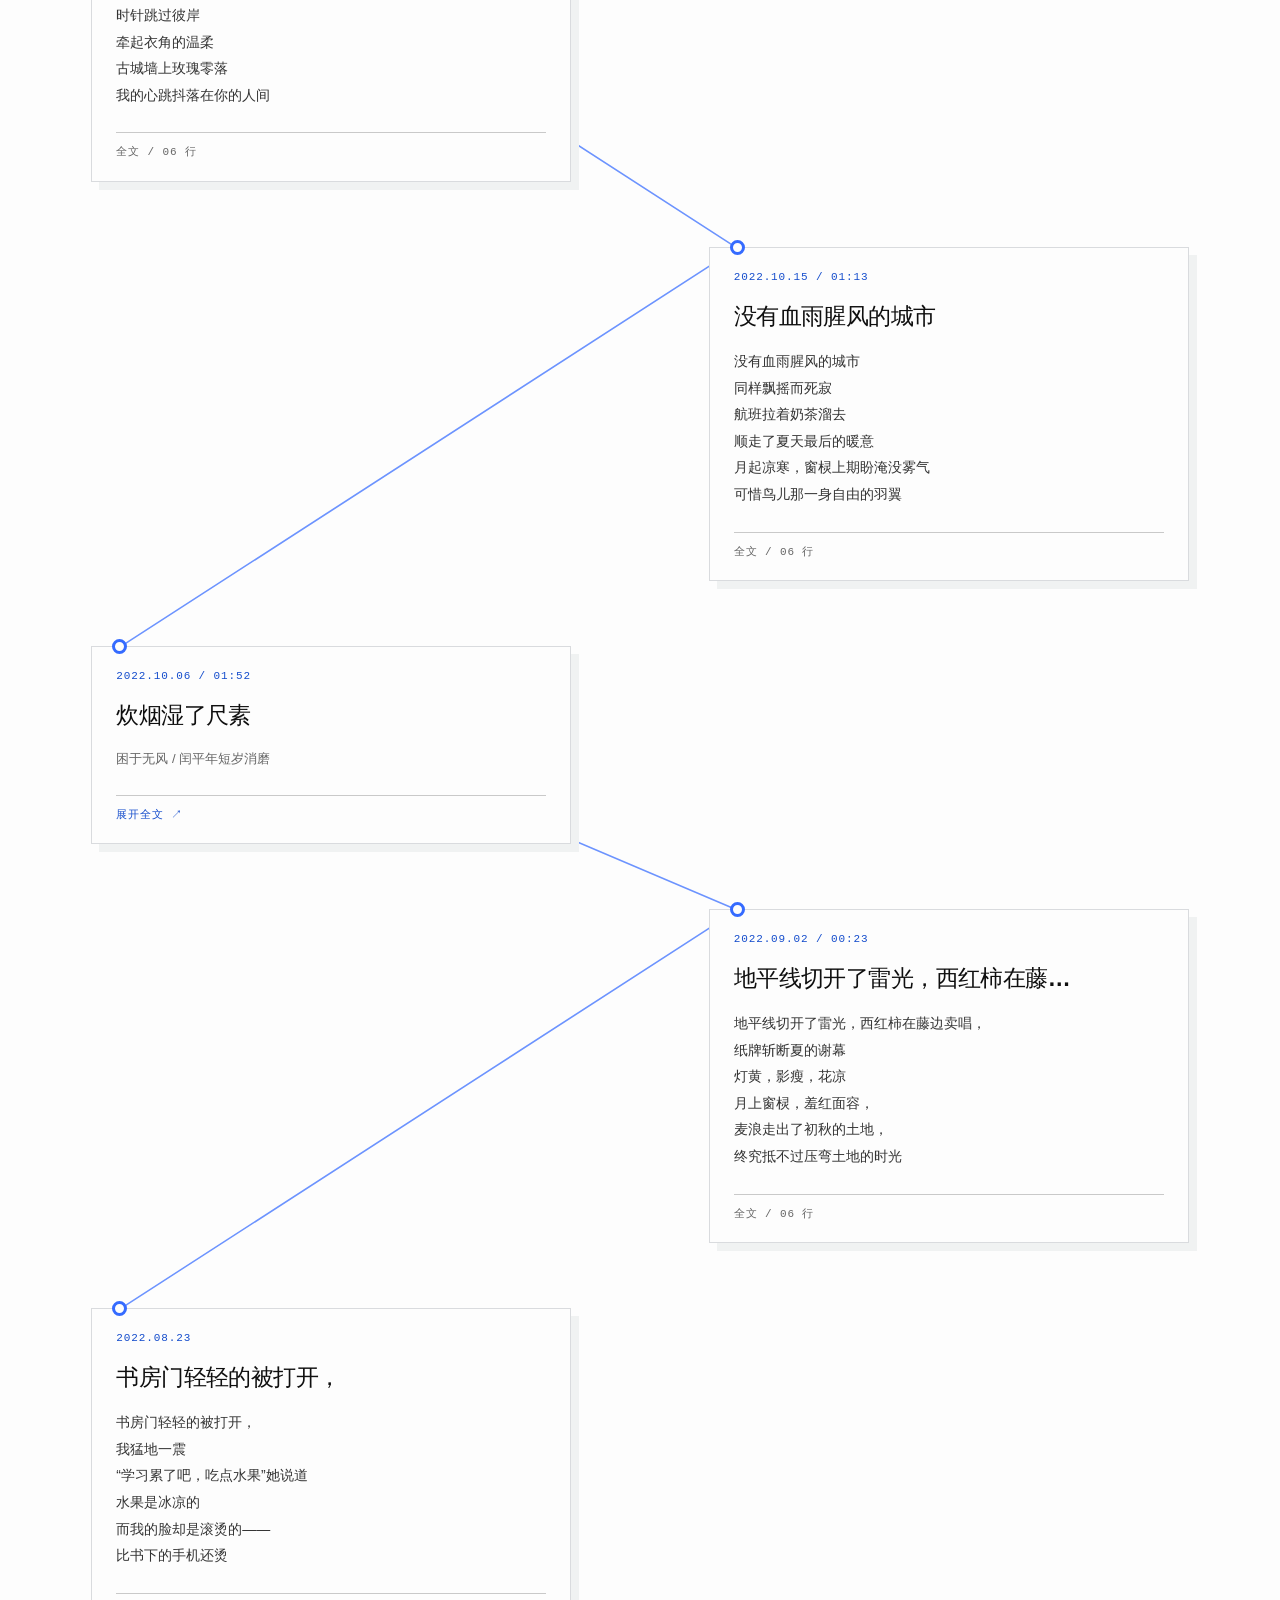
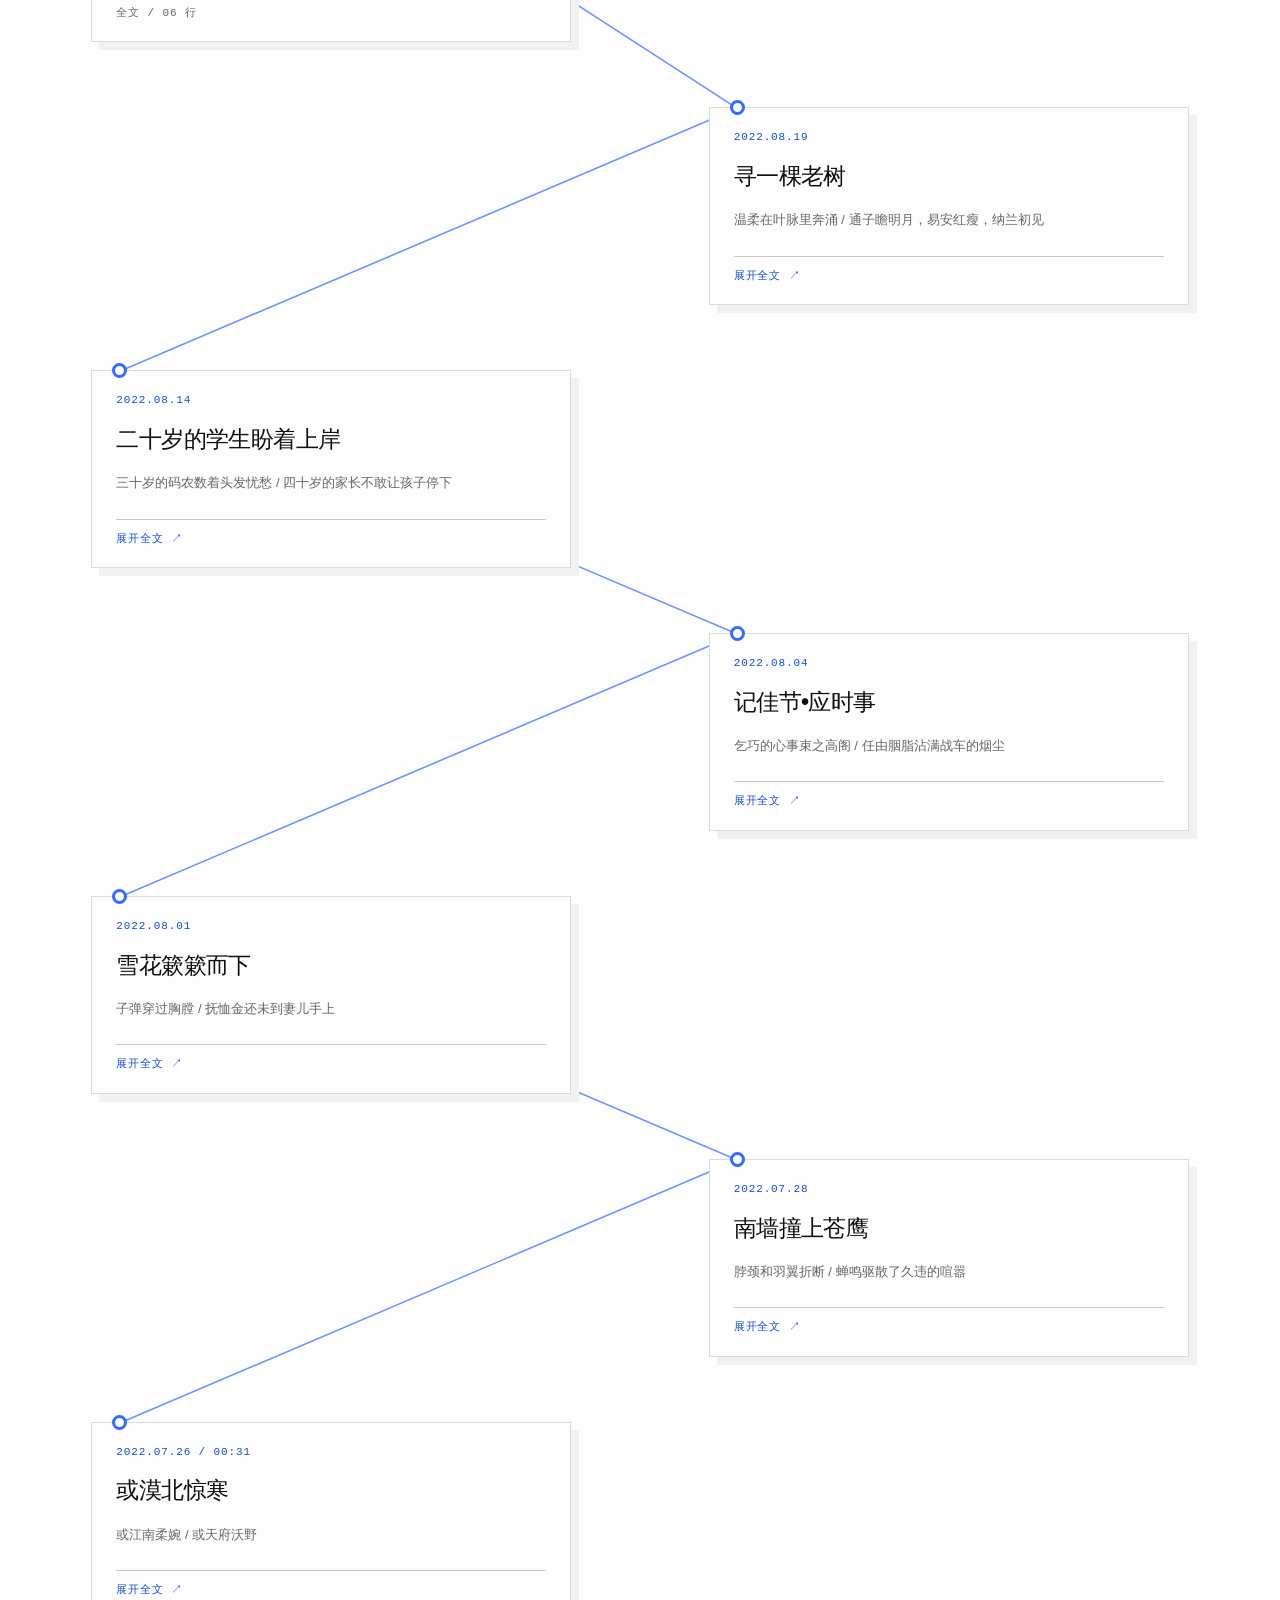
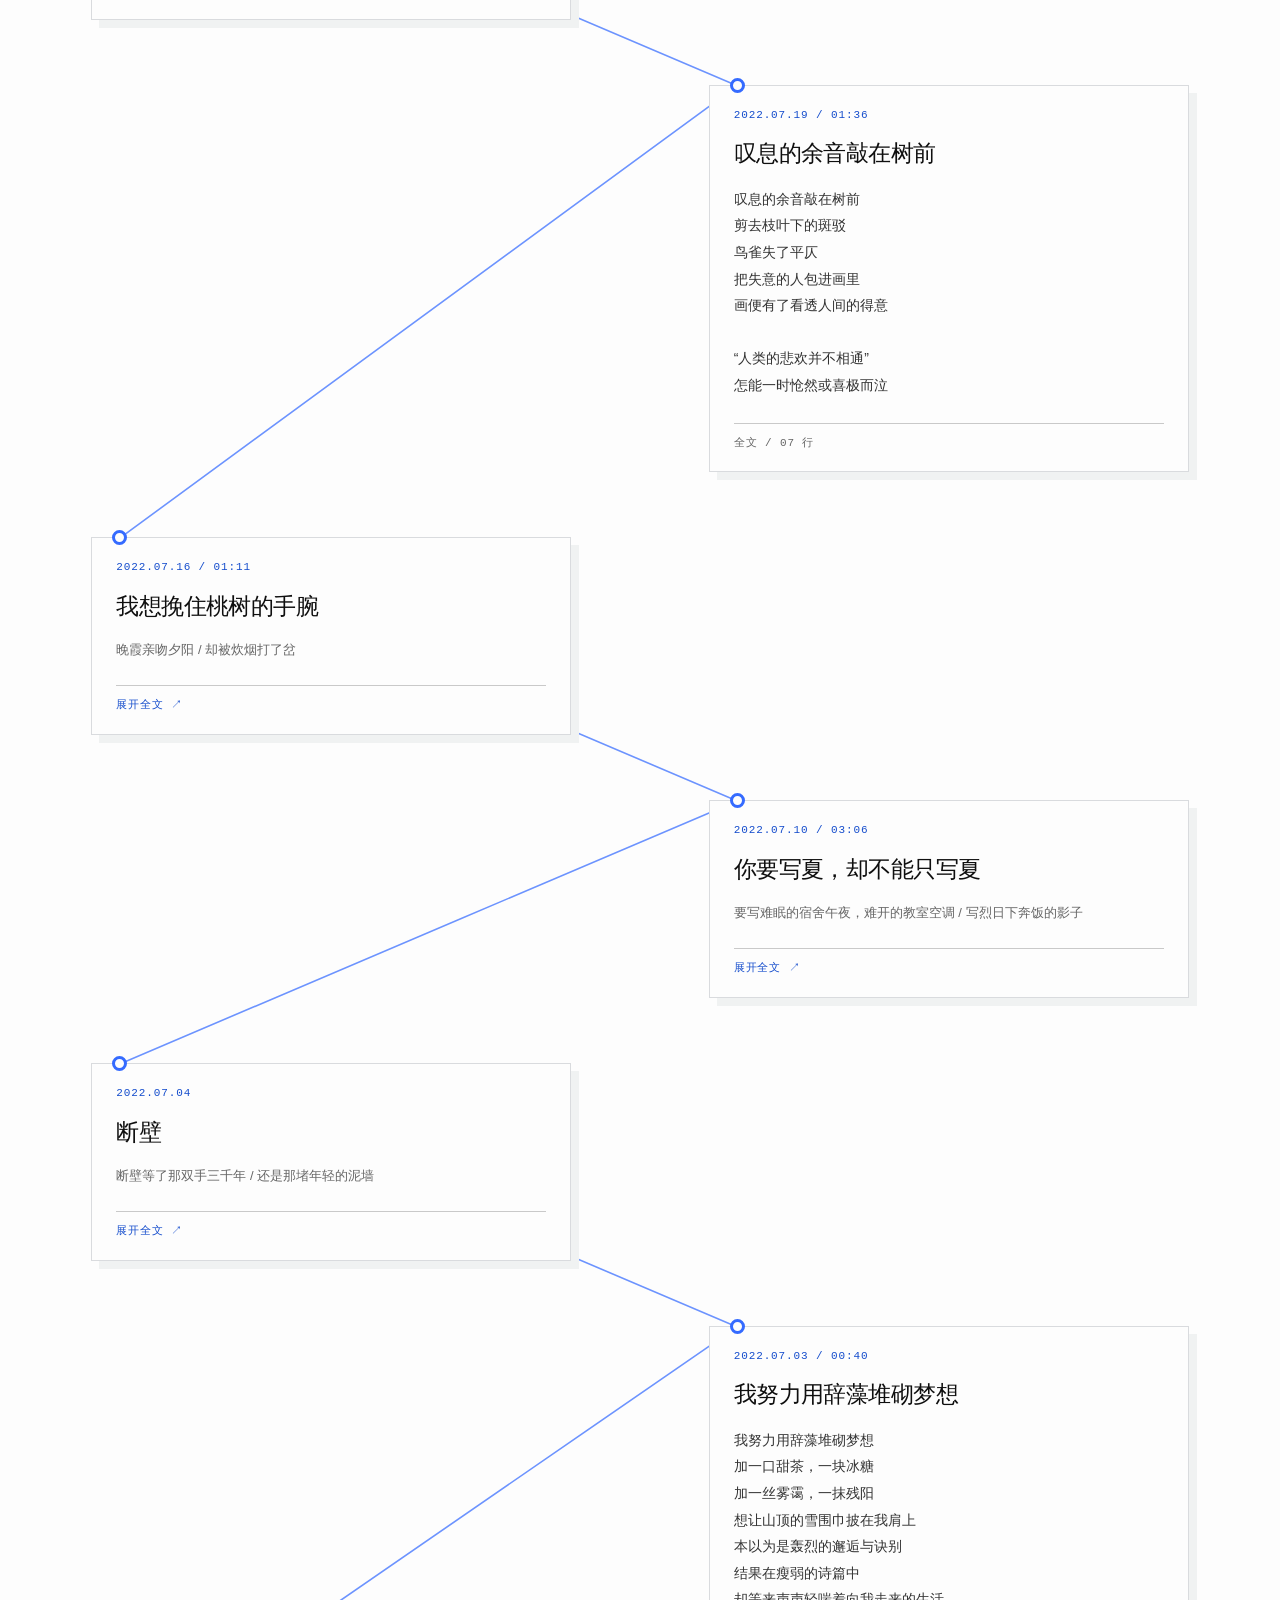
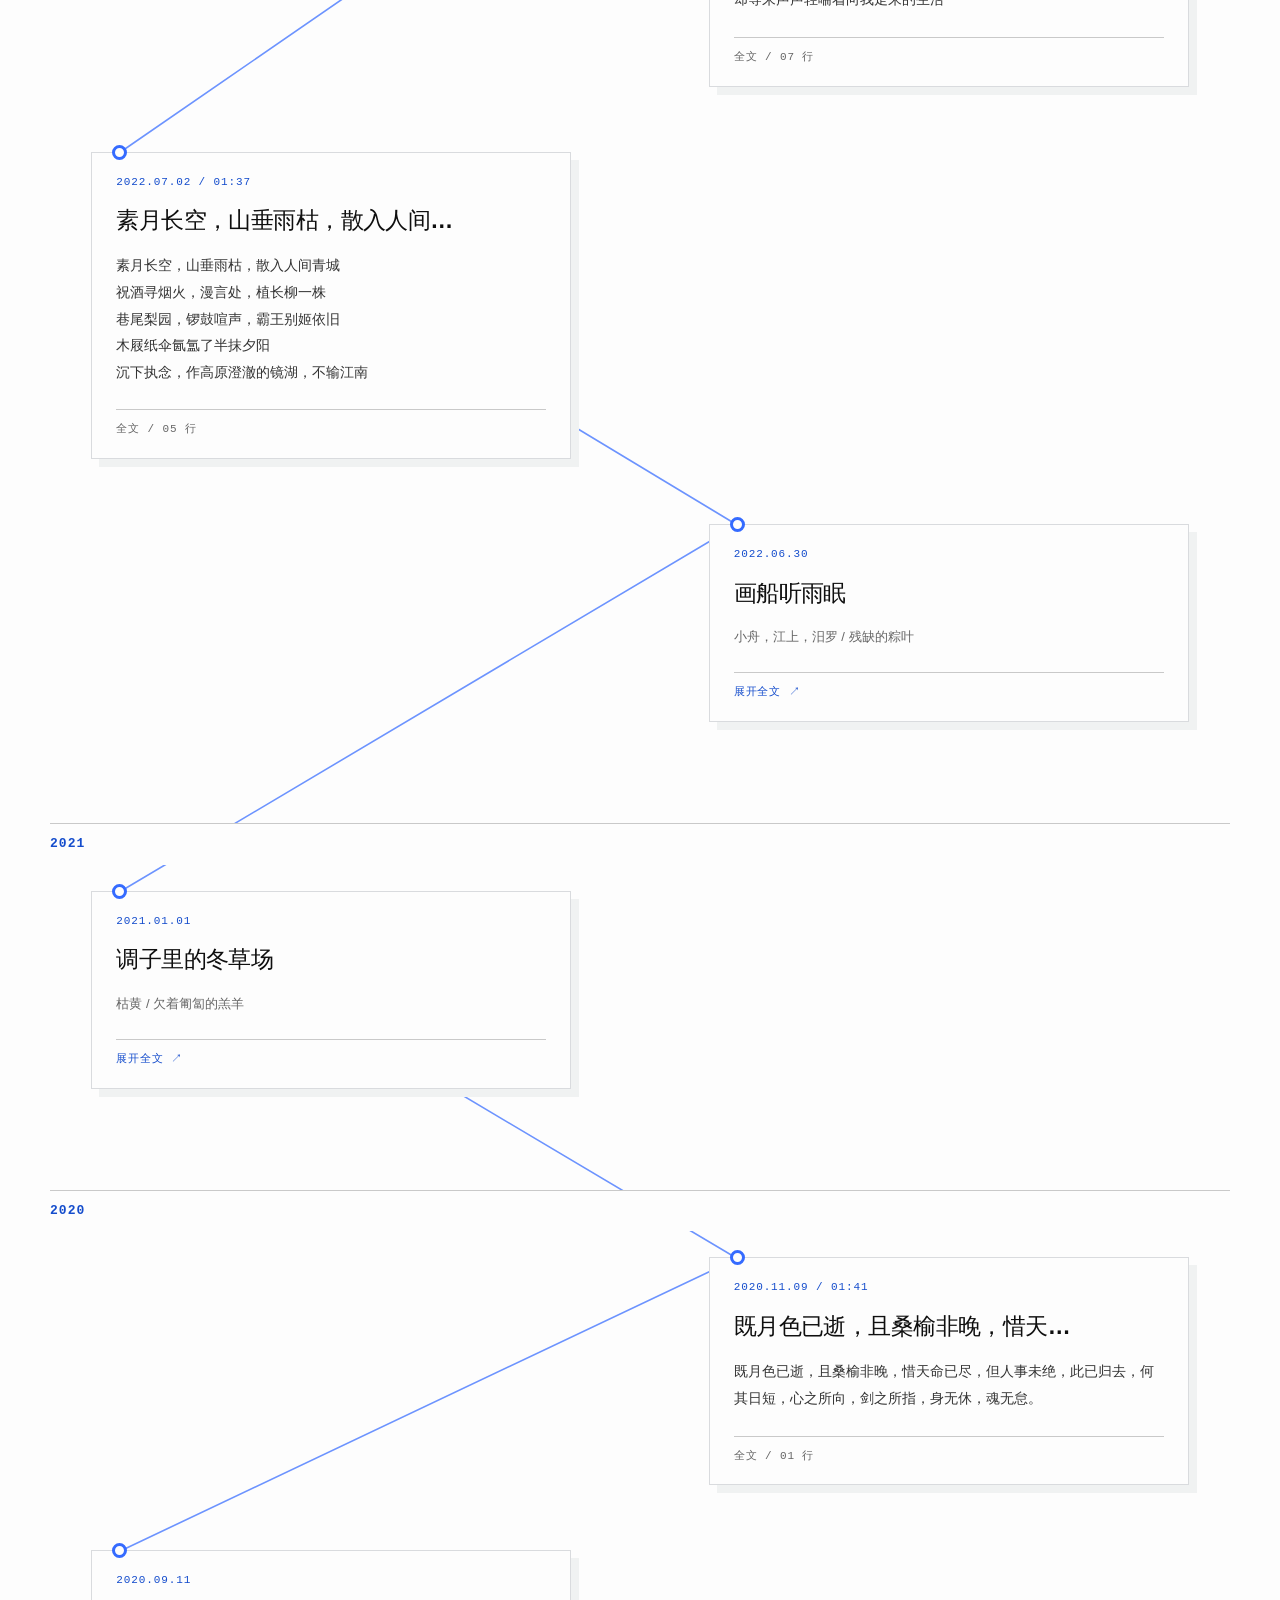
<file: poems.html>
<!DOCTYPE html>
<html lang="zh-CN">
<head>
  <meta charset="UTF-8">
  <meta name="viewport" content="width=device-width, initial-scale=1.0">
  <meta name="description" content="Andy.Z 的诗歌档案：沿着时间的折线，读那些年的句子。">
  <meta name="theme-color" content="#fdfdfd">
  <title>诗歌 · Andy.Z</title>
  <link rel="stylesheet" href="assets/css/style.css">
</head>
<body class="page-poems">
  <a class="skip-link mono" href="#poemArchive">跳到诗歌 ↓</a>
  <header class="navbar">
    <div class="shell nav-shell">
      <a href="index.html" class="brand"><span class="brand-name">Andy.Z</span><span class="brand-dot">.</span></a>
      <nav class="nav-links" id="navLinks" aria-label="页面导航">
        <a href="index.html#work" class="nav-link">项目</a>
        <a href="index.html#writing" class="nav-link is-active">文章</a>
        <a href="index.html#research" class="nav-link">科研</a>
        <a href="index.html#games" class="nav-link">游戏</a>
      </nav>
      <span class="nav-clock mono" id="navClock" aria-hidden="true">LOCAL --:--</span>
      <button class="nav-toggle" id="navToggle" type="button" aria-label="切换导航菜单" aria-expanded="false" aria-controls="navLinks"><span></span><span></span><span></span></button>
    </div>
  </header>

  <main id="poemArchive" class="poems-main">
    <div class="shell">
      <a class="poems-back mono" href="index.html#writing">← 返回文章</a>
      <header class="poems-hero">
        <div class="poems-hero-copy">
          <span class="poems-kicker mono">03 / WRITING · POETRY</span>
          <h1>在时间里<br><em>写诗<span class="brand-dot">。</span></em></h1>
          <p>从 2016 年开始留下的句子。沿着折线向下走，点开任意一段，读它当时的全文。</p>
        </div>
        <div class="poems-hero-mark" aria-hidden="true">
          <span>字句</span><i></i><span>年月</span><i></i><span>人间</span>
        </div>
      </header>

      <div class="poems-toolbar">
        <div class="poems-tally mono"><strong id="poemCount">—</strong> 首诗 · <span id="yearCount">—</span> 年</div>
        <nav class="poems-years mono" id="poemYears" aria-label="按年份跳转"></nav>
      </div>

      <div class="poems-timeline" id="poemTimeline">
        <svg class="poems-line" id="poemLine" aria-hidden="true" preserveAspectRatio="none"><path></path></svg>
        <div id="poemList"></div>
      </div>
      <noscript><p class="section-empty">诗歌档案需要启用 JavaScript 才能显示。</p></noscript>
      <div class="poems-end mono"><span>2016 → 现在</span><a href="index.html#writing">返回首页 ↗</a></div>
    </div>
  </main>

  <footer class="site-footer poems-footer">
    <div class="shell footer-shell mono"><span>© <span id="year">2026</span> Andy.Z</span><span>写下来，留在这里。</span><a href="#poemArchive" class="footer-top">回到顶部 ↑</a></div>
  </footer>
  <script src="assets/js/poems-data.js"></script>
  <script src="assets/js/poems-page.js"></script>
  <script src="assets/js/script.js"></script>
</body>
</html>
</file>
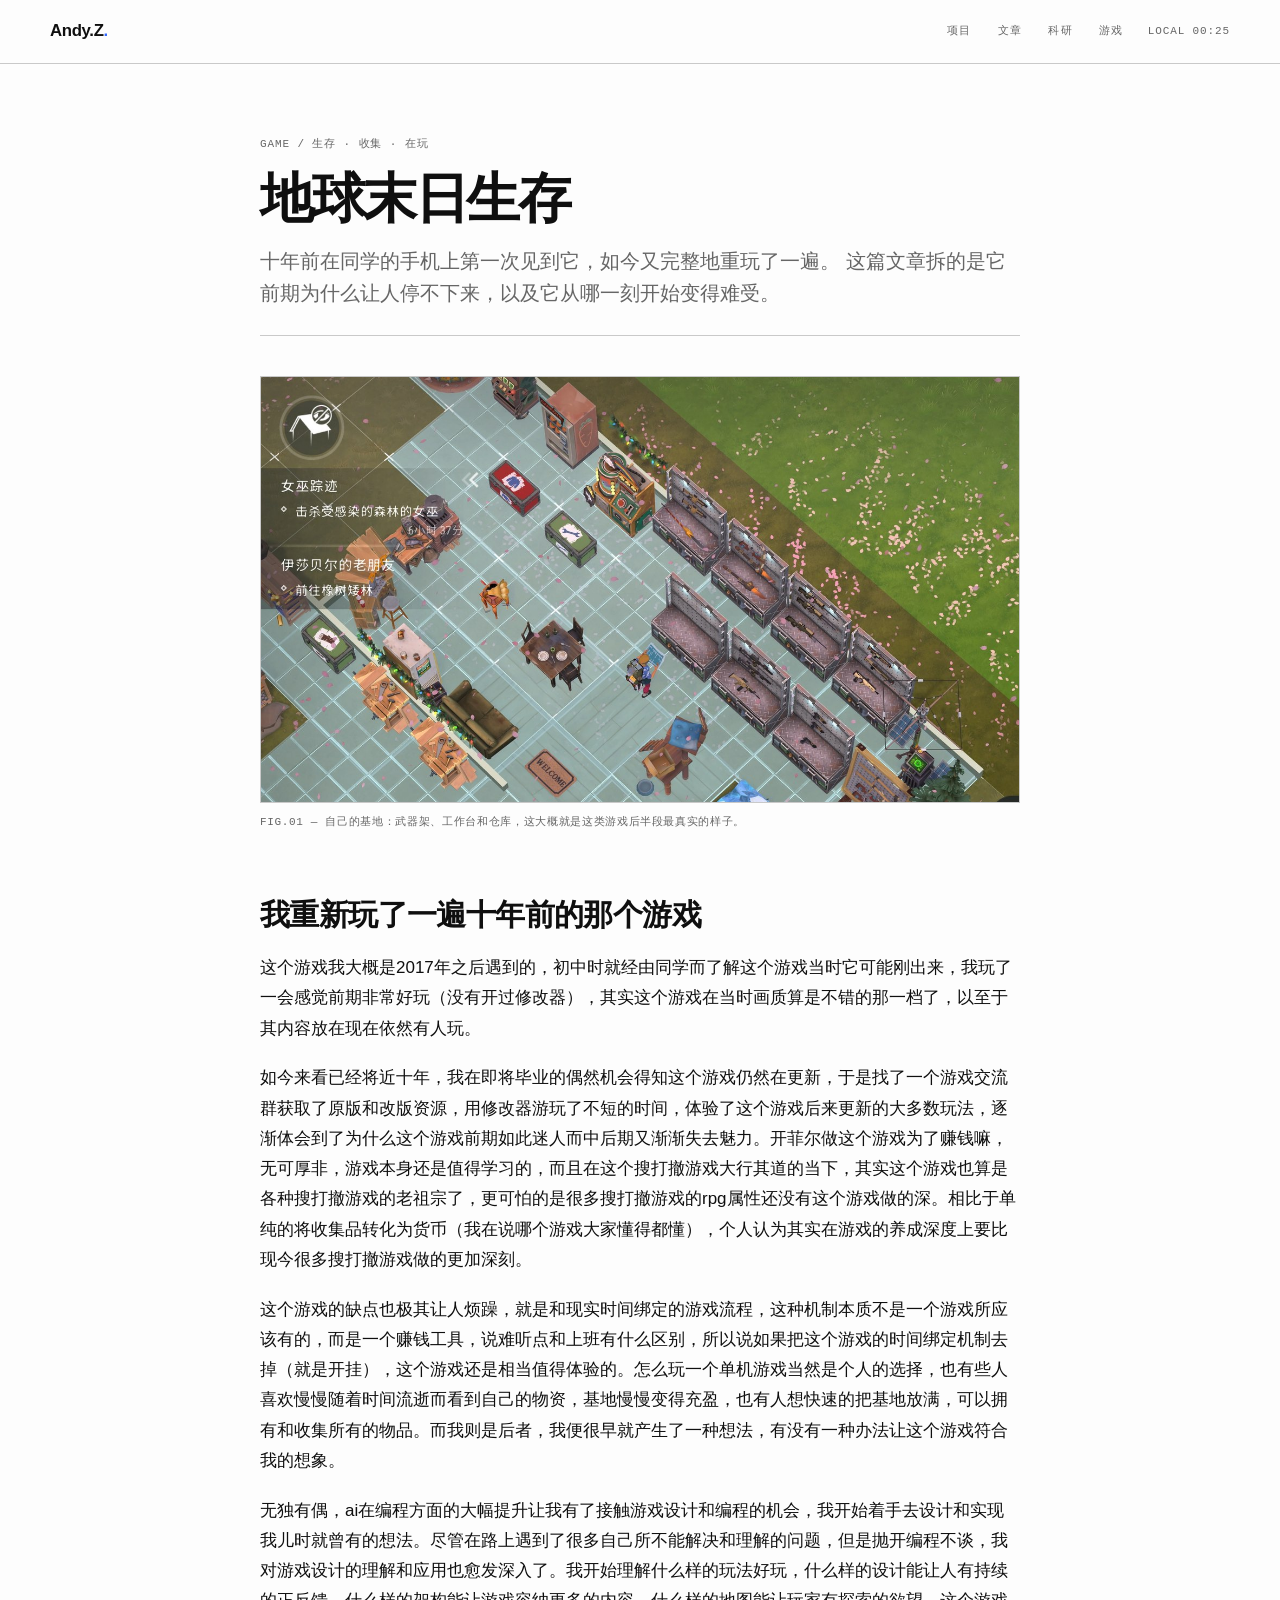
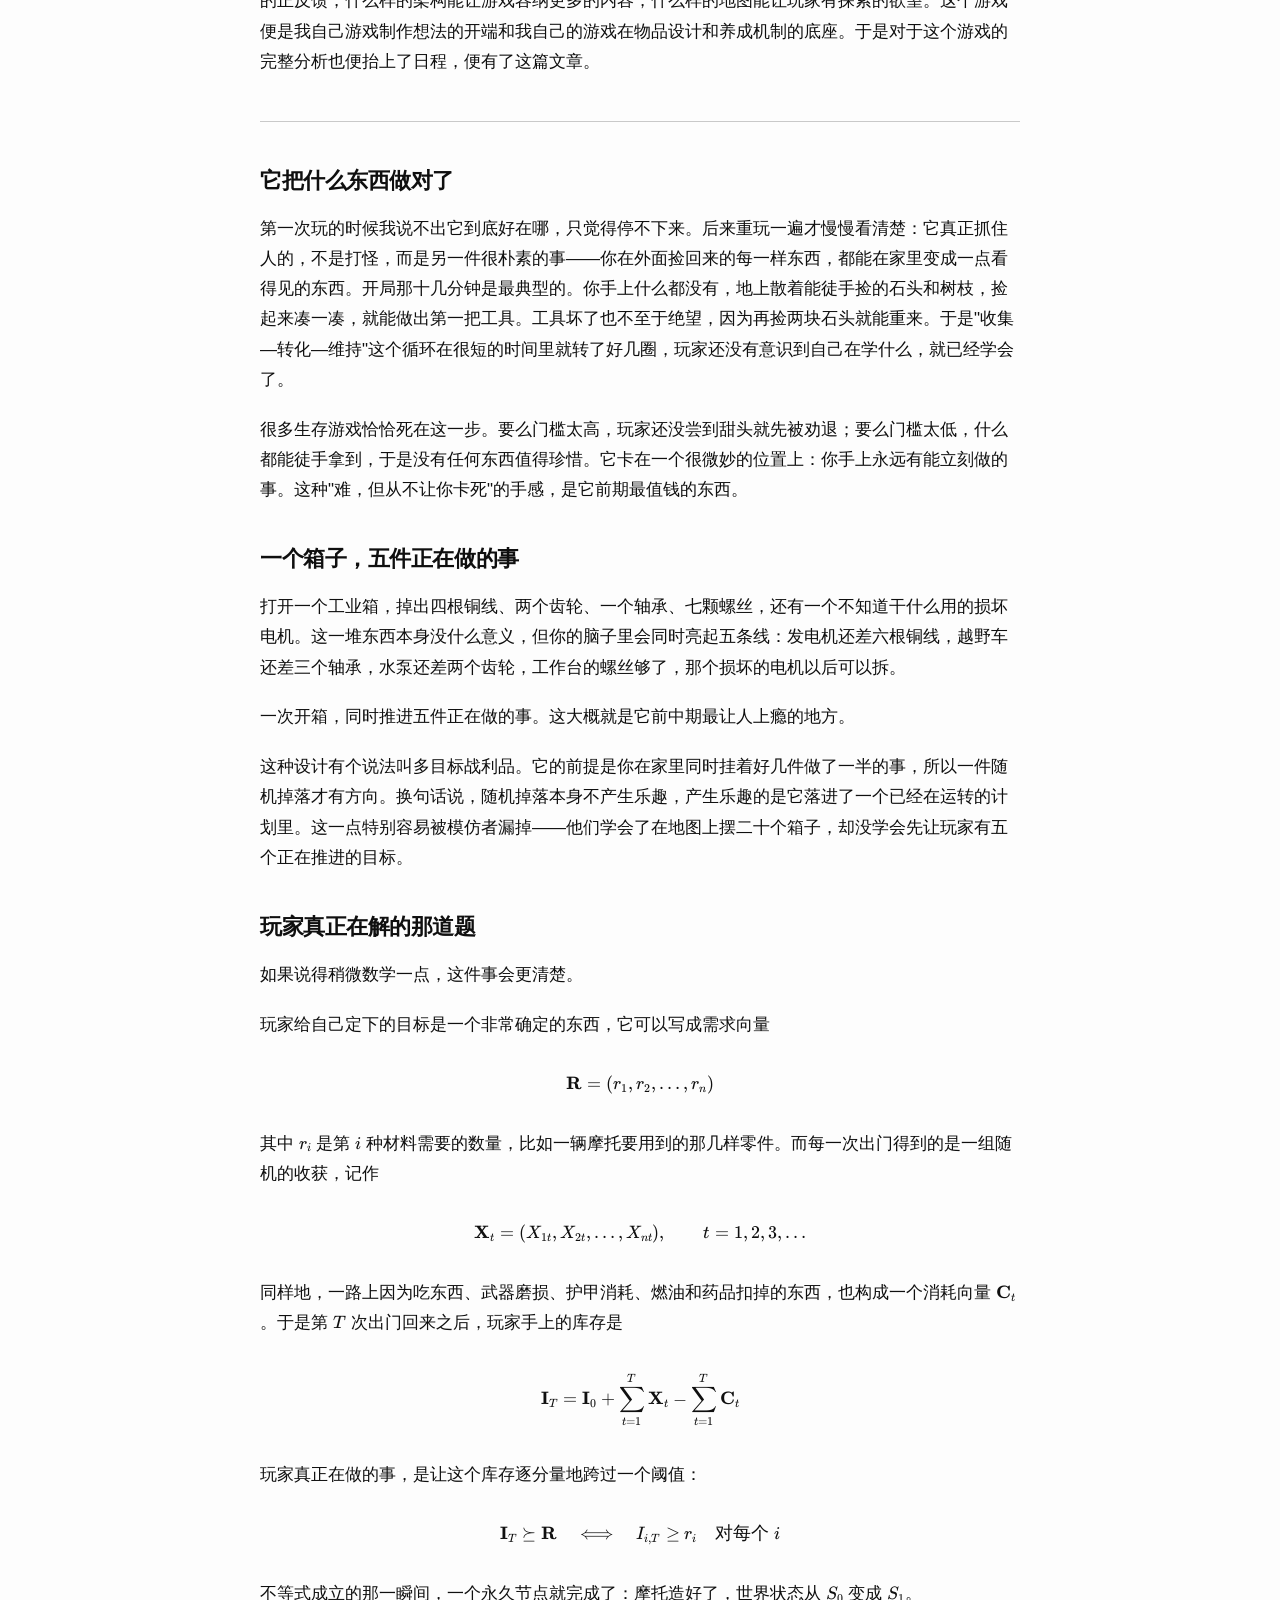
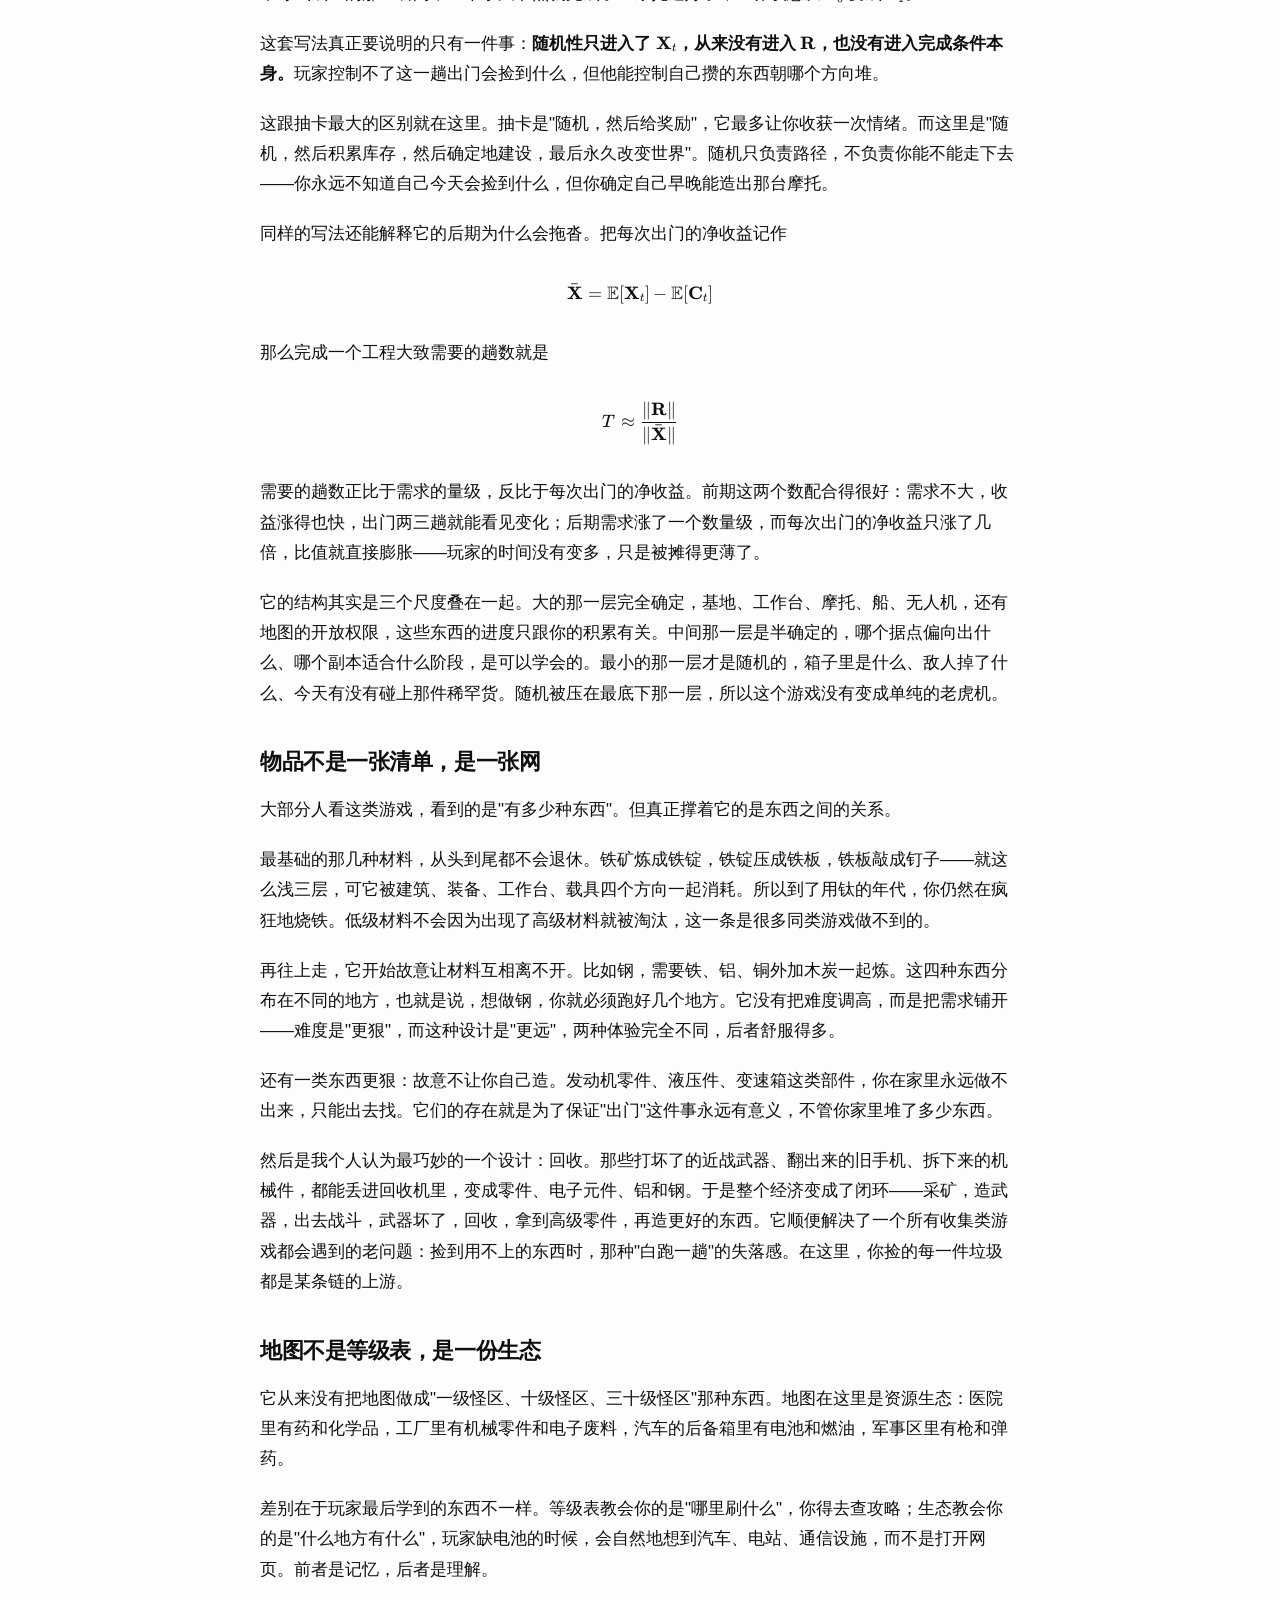
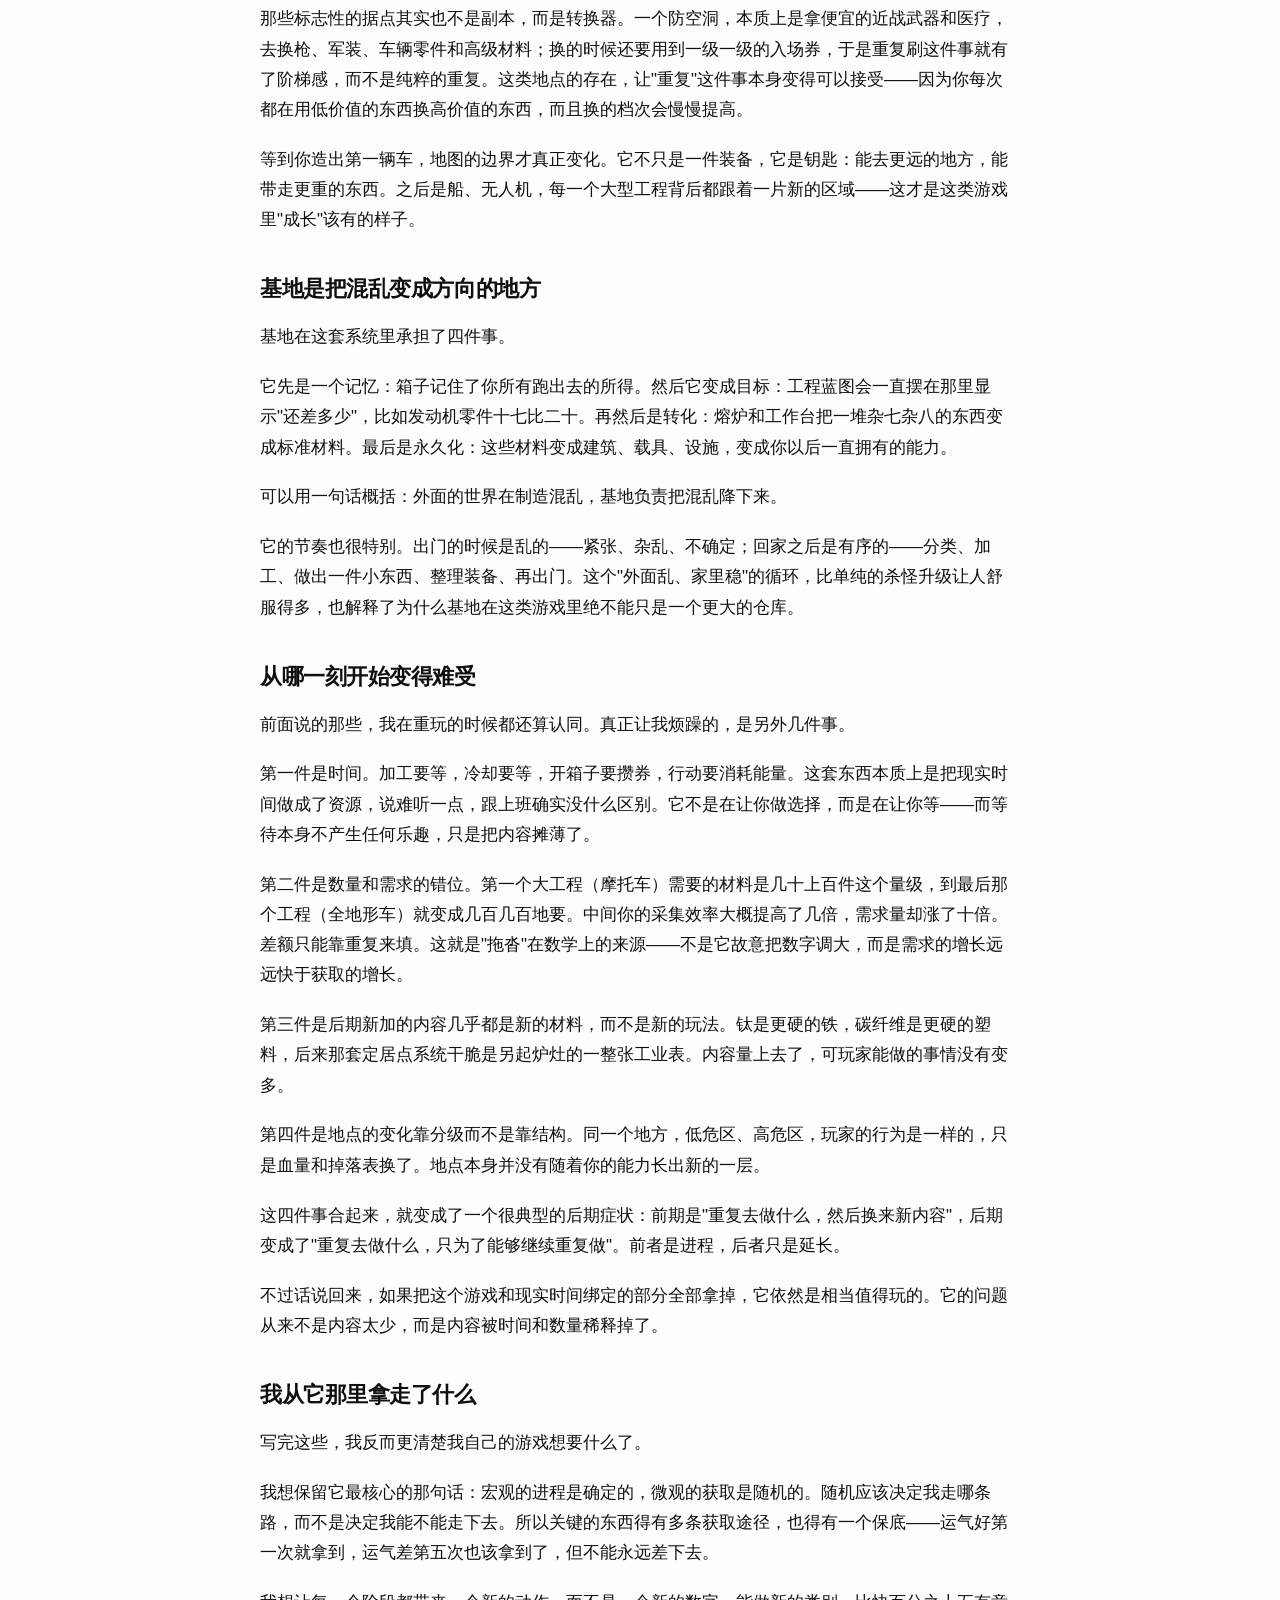
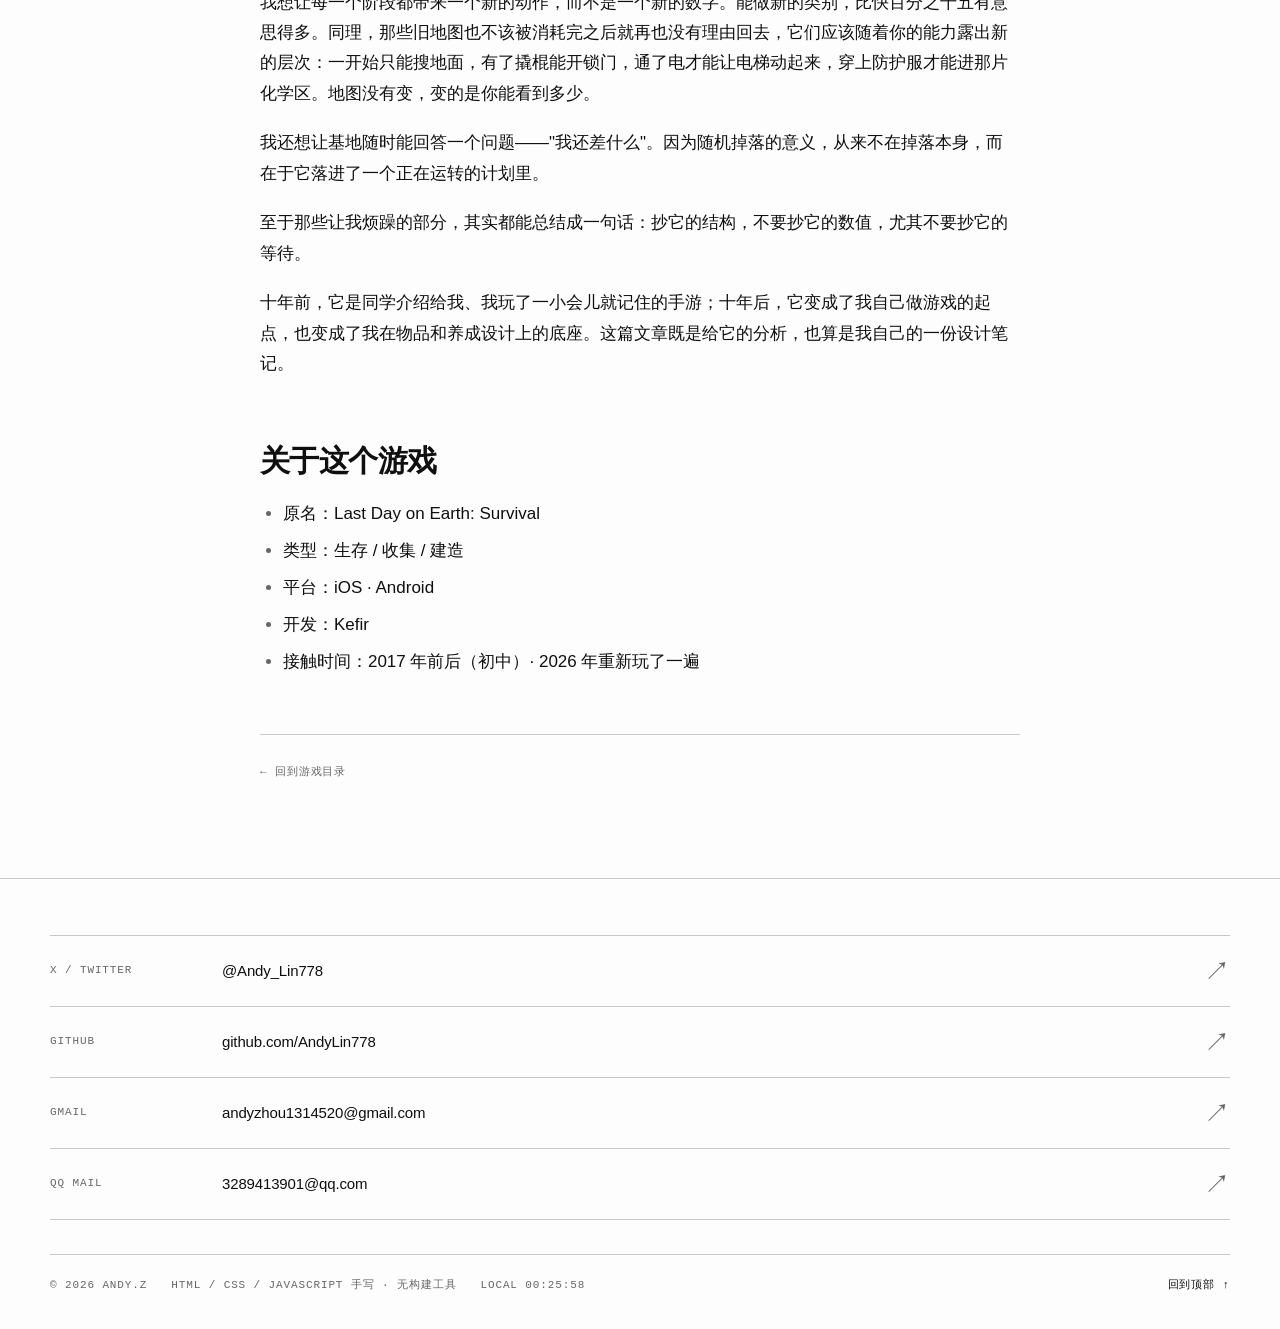
<file: games/last-day-on-earth.html>
<!DOCTYPE html>
<html lang="zh-CN">
<head>
  <meta charset="UTF-8">
  <meta name="viewport" content="width=device-width, initial-scale=1.0">
  <meta name="description" content="地球末日生存 - 游戏笔记：十年前的手游重玩一遍，拆解它为什么让人停不下来，又是从哪里开始变得难受">
  <meta name="theme-color" content="#fdfdfd">
  <title>地球末日生存 · 游戏笔记 · Andy.Z</title>
  <link rel="stylesheet" href="../assets/css/style.css">
  <link rel="stylesheet" href="../assets/katex/katex.min.css">

  <script>
    document.documentElement.classList.add("js");
    try {
      if (window.matchMedia("(prefers-reduced-motion: reduce)").matches) {
        document.documentElement.setAttribute("data-reduced", "");
      }
    } catch (error) {
      /* 浏览器不支持 matchMedia 时按正常动效处理 */
    }
  </script>
</head>
<body class="page-post">

  <a class="skip-link mono" href="#article">跳到正文 ↓</a>

  <!-- 顶部导航 -->
  <header class="navbar">
    <div class="shell nav-shell">
      <a href="../index.html" class="brand">
        <span class="brand-name">Andy.Z</span><span class="brand-dot">.</span>
      </a>

      <nav class="nav-links" id="navLinks" aria-label="页面导航">
        <a href="../index.html#work" class="nav-link">项目</a>
        <a href="../index.html#writing" class="nav-link">文章</a>
        <a href="../index.html#research" class="nav-link">科研</a>
        <a href="../index.html#games" class="nav-link is-active">游戏</a>
      </nav>

      <span class="nav-clock mono" id="navClock" aria-hidden="true">LOCAL --:--</span>

      <button class="nav-toggle" id="navToggle" type="button"
              aria-label="切换导航菜单" aria-expanded="false" aria-controls="navLinks">
        <span></span>
        <span></span>
        <span></span>
      </button>
    </div>
  </header>

  <main>
    <article id="article" class="post">
      <div class="post-shell">

        <header class="post-head">
          <p class="post-meta mono">GAME / 生存 · 收集 · 在玩</p>
          <h1 class="post-title">地球末日生存</h1>
          <p class="post-lede">
            十年前在同学的手机上第一次见到它，如今又完整地重玩了一遍。
            这篇文章拆的是它前期为什么让人停不下来，以及它从哪一刻开始变得难受。
          </p>
        </header>

        <div class="prose">

          <figure>
            <img src="media/covers/last-day-on-earth.jpg" alt="地球末日生存：自己的基地，武器架、工作台和仓库">
            <figcaption>FIG.01 — 自己的基地：武器架、工作台和仓库，这大概就是这类游戏后半段最真实的样子。</figcaption>
          </figure>

          <!-- 正文由 games/last-day-on-earth.md 生成：
               python tools/md2html.py games/last-day-on-earth.md games/last-day-on-earth.html -->
          <!-- ARTICLE:START -->
<h2>我重新玩了一遍十年前的那个游戏</h2>

<p>这个游戏我大概是2017年之后遇到的，初中时就经由同学而了解这个游戏当时它可能刚出来，我玩了一会感觉前期非常好玩（没有开过修改器），其实这个游戏在当时画质算是不错的那一档了，以至于其内容放在现在依然有人玩。</p>

<p>如今来看已经将近十年，我在即将毕业的偶然机会得知这个游戏仍然在更新，于是找了一个游戏交流群获取了原版和改版资源，用修改器游玩了不短的时间，体验了这个游戏后来更新的大多数玩法，逐渐体会到了为什么这个游戏前期如此迷人而中后期又渐渐失去魅力。开菲尔做这个游戏为了赚钱嘛，无可厚非，游戏本身还是值得学习的，而且在这个搜打撤游戏大行其道的当下，其实这个游戏也算是各种搜打撤游戏的老祖宗了，更可怕的是很多搜打撤游戏的rpg属性还没有这个游戏做的深。相比于单纯的将收集品转化为货币（我在说哪个游戏大家懂得都懂），个人认为其实在游戏的养成深度上要比现今很多搜打撤游戏做的更加深刻。</p>

<p>这个游戏的缺点也极其让人烦躁，就是和现实时间绑定的游戏流程，这种机制本质不是一个游戏所应该有的，而是一个赚钱工具，说难听点和上班有什么区别，所以说如果把这个游戏的时间绑定机制去掉（就是开挂），这个游戏还是相当值得体验的。怎么玩一个单机游戏当然是个人的选择，也有些人喜欢慢慢随着时间流逝而看到自己的物资，基地慢慢变得充盈，也有人想快速的把基地放满，可以拥有和收集所有的物品。而我则是后者，我便很早就产生了一种想法，有没有一种办法让这个游戏符合我的想象。</p>

<p>无独有偶，ai在编程方面的大幅提升让我有了接触游戏设计和编程的机会，我开始着手去设计和实现我儿时就曾有的想法。尽管在路上遇到了很多自己所不能解决和理解的问题，但是抛开编程不谈，我对游戏设计的理解和应用也愈发深入了。我开始理解什么样的玩法好玩，什么样的设计能让人有持续的正反馈，什么样的架构能让游戏容纳更多的内容，什么样的地图能让玩家有探索的欲望。这个游戏便是我自己游戏制作想法的开端和我自己的游戏在物品设计和养成机制的底座。于是对于这个游戏的完整分析也便抬上了日程，便有了这篇文章。</p>

<hr>

<h3>它把什么东西做对了</h3>

<p>第一次玩的时候我说不出它到底好在哪，只觉得停不下来。后来重玩一遍才慢慢看清楚：它真正抓住人的，不是打怪，而是另一件很朴素的事——你在外面捡回来的每一样东西，都能在家里变成一点看得见的东西。开局那十几分钟是最典型的。你手上什么都没有，地上散着能徒手捡的石头和树枝，捡起来凑一凑，就能做出第一把工具。工具坏了也不至于绝望，因为再捡两块石头就能重来。于是"收集—转化—维持"这个循环在很短的时间里就转了好几圈，玩家还没有意识到自己在学什么，就已经学会了。</p>

<p>很多生存游戏恰恰死在这一步。要么门槛太高，玩家还没尝到甜头就先被劝退；要么门槛太低，什么都能徒手拿到，于是没有任何东西值得珍惜。它卡在一个很微妙的位置上：你手上永远有能立刻做的事。这种"难，但从不让你卡死"的手感，是它前期最值钱的东西。</p>

<h3>一个箱子，五件正在做的事</h3>

<p>打开一个工业箱，掉出四根铜线、两个齿轮、一个轴承、七颗螺丝，还有一个不知道干什么用的损坏电机。这一堆东西本身没什么意义，但你的脑子里会同时亮起五条线：发电机还差六根铜线，越野车还差三个轴承，水泵还差两个齿轮，工作台的螺丝够了，那个损坏的电机以后可以拆。</p>

<p>一次开箱，同时推进五件正在做的事。这大概就是它前中期最让人上瘾的地方。</p>

<p>这种设计有个说法叫多目标战利品。它的前提是你在家里同时挂着好几件做了一半的事，所以一件随机掉落才有方向。换句话说，随机掉落本身不产生乐趣，产生乐趣的是它落进了一个已经在运转的计划里。这一点特别容易被模仿者漏掉——他们学会了在地图上摆二十个箱子，却没学会先让玩家有五个正在推进的目标。</p>

<h3>玩家真正在解的那道题</h3>

<p>如果说得稍微数学一点，这件事会更清楚。</p>

<p>玩家给自己定下的目标是一个非常确定的东西，它可以写成需求向量</p>

<div class="math-block">
$$\mathbf{R} = (r_1, r_2, \dots, r_n)$$
</div>

<p>其中 \(r_i\) 是第 \(i\) 种材料需要的数量，比如一辆摩托要用到的那几样零件。而每一次出门得到的是一组随机的收获，记作</p>

<div class="math-block">
$$\mathbf{X}_t = (X_{1t}, X_{2t}, \dots, X_{nt}), \qquad t = 1, 2, 3, \dots$$
</div>

<p>同样地，一路上因为吃东西、武器磨损、护甲消耗、燃油和药品扣掉的东西，也构成一个消耗向量 \(\mathbf{C}_t\)。于是第 \(T\) 次出门回来之后，玩家手上的库存是</p>

<div class="math-block">
$$\mathbf{I}_T = \mathbf{I}_0 + \sum_{t=1}^{T} \mathbf{X}_t - \sum_{t=1}^{T} \mathbf{C}_t$$
</div>

<p>玩家真正在做的事，是让这个库存逐分量地跨过一个阈值：</p>

<div class="math-block">
$$\mathbf{I}_T \succeq \mathbf{R}
\quad \Longleftrightarrow \quad
I_{i,T} \ge r_i \quad \text{对每个 } i$$
</div>

<p>不等式成立的那一瞬间，一个永久节点就完成了：摩托造好了，世界状态从 \(S_0\) 变成 \(S_1\)。</p>

<p>这套写法真正要说明的只有一件事：<strong>随机性只进入了 \(\mathbf{X}_t\)，从来没有进入 \(\mathbf{R}\)，也没有进入完成条件本身。</strong>玩家控制不了这一趟出门会捡到什么，但他能控制自己攒的东西朝哪个方向堆。</p>

<p>这跟抽卡最大的区别就在这里。抽卡是"随机，然后给奖励"，它最多让你收获一次情绪。而这里是"随机，然后积累库存，然后确定地建设，最后永久改变世界"。随机只负责路径，不负责你能不能走下去——你永远不知道自己今天会捡到什么，但你确定自己早晚能造出那台摩托。</p>

<p>同样的写法还能解释它的后期为什么会拖沓。把每次出门的净收益记作</p>

<div class="math-block">
$$\bar{\mathbf{X}} = \mathbb{E}[\mathbf{X}_t] - \mathbb{E}[\mathbf{C}_t]$$
</div>

<p>那么完成一个工程大致需要的趟数就是</p>

<div class="math-block">
$$T \approx \frac{\lVert \mathbf{R} \rVert}{\lVert \bar{\mathbf{X}} \rVert}$$
</div>

<p>需要的趟数正比于需求的量级，反比于每次出门的净收益。前期这两个数配合得很好：需求不大，收益涨得也快，出门两三趟就能看见变化；后期需求涨了一个数量级，而每次出门的净收益只涨了几倍，比值就直接膨胀——玩家的时间没有变多，只是被摊得更薄了。</p>

<p>它的结构其实是三个尺度叠在一起。大的那一层完全确定，基地、工作台、摩托、船、无人机，还有地图的开放权限，这些东西的进度只跟你的积累有关。中间那一层是半确定的，哪个据点偏向出什么、哪个副本适合什么阶段，是可以学会的。最小的那一层才是随机的，箱子里是什么、敌人掉了什么、今天有没有碰上那件稀罕货。随机被压在最底下那一层，所以这个游戏没有变成单纯的老虎机。</p>

<h3>物品不是一张清单，是一张网</h3>

<p>大部分人看这类游戏，看到的是"有多少种东西"。但真正撑着它的是东西之间的关系。</p>

<p>最基础的那几种材料，从头到尾都不会退休。铁矿炼成铁锭，铁锭压成铁板，铁板敲成钉子——就这么浅三层，可它被建筑、装备、工作台、载具四个方向一起消耗。所以到了用钛的年代，你仍然在疯狂地烧铁。低级材料不会因为出现了高级材料就被淘汰，这一条是很多同类游戏做不到的。</p>

<p>再往上走，它开始故意让材料互相离不开。比如钢，需要铁、铝、铜外加木炭一起炼。这四种东西分布在不同的地方，也就是说，想做钢，你就必须跑好几个地方。它没有把难度调高，而是把需求铺开——难度是"更狠"，而这种设计是"更远"，两种体验完全不同，后者舒服得多。</p>

<p>还有一类东西更狠：故意不让你自己造。发动机零件、液压件、变速箱这类部件，你在家里永远做不出来，只能出去找。它们的存在就是为了保证"出门"这件事永远有意义，不管你家里堆了多少东西。</p>

<p>然后是我个人认为最巧妙的一个设计：回收。那些打坏了的近战武器、翻出来的旧手机、拆下来的机械件，都能丢进回收机里，变成零件、电子元件、铝和钢。于是整个经济变成了闭环——采矿，造武器，出去战斗，武器坏了，回收，拿到高级零件，再造更好的东西。它顺便解决了一个所有收集类游戏都会遇到的老问题：捡到用不上的东西时，那种"白跑一趟"的失落感。在这里，你捡的每一件垃圾都是某条链的上游。</p>

<h3>地图不是等级表，是一份生态</h3>

<p>它从来没有把地图做成"一级怪区、十级怪区、三十级怪区"那种东西。地图在这里是资源生态：医院里有药和化学品，工厂里有机械零件和电子废料，汽车的后备箱里有电池和燃油，军事区里有枪和弹药。</p>

<p>差别在于玩家最后学到的东西不一样。等级表教会你的是"哪里刷什么"，你得去查攻略；生态教会你的是"什么地方有什么"，玩家缺电池的时候，会自然地想到汽车、电站、通信设施，而不是打开网页。前者是记忆，后者是理解。</p>

<p>那些标志性的据点其实也不是副本，而是转换器。一个防空洞，本质上是拿便宜的近战武器和医疗，去换枪、军装、车辆零件和高级材料；换的时候还要用到一级一级的入场券，于是重复刷这件事就有了阶梯感，而不是纯粹的重复。这类地点的存在，让"重复"这件事本身变得可以接受——因为你每次都在用低价值的东西换高价值的东西，而且换的档次会慢慢提高。</p>

<p>等到你造出第一辆车，地图的边界才真正变化。它不只是一件装备，它是钥匙：能去更远的地方，能带走更重的东西。之后是船、无人机，每一个大型工程背后都跟着一片新的区域——这才是这类游戏里"成长"该有的样子。</p>

<h3>基地是把混乱变成方向的地方</h3>

<p>基地在这套系统里承担了四件事。</p>

<p>它先是一个记忆：箱子记住了你所有跑出去的所得。然后它变成目标：工程蓝图会一直摆在那里显示"还差多少"，比如发动机零件十七比二十。再然后是转化：熔炉和工作台把一堆杂七杂八的东西变成标准材料。最后是永久化：这些材料变成建筑、载具、设施，变成你以后一直拥有的能力。</p>

<p>可以用一句话概括：外面的世界在制造混乱，基地负责把混乱降下来。</p>

<p>它的节奏也很特别。出门的时候是乱的——紧张、杂乱、不确定；回家之后是有序的——分类、加工、做出一件小东西、整理装备、再出门。这个"外面乱、家里稳"的循环，比单纯的杀怪升级让人舒服得多，也解释了为什么基地在这类游戏里绝不能只是一个更大的仓库。</p>

<h3>从哪一刻开始变得难受</h3>

<p>前面说的那些，我在重玩的时候都还算认同。真正让我烦躁的，是另外几件事。</p>

<p>第一件是时间。加工要等，冷却要等，开箱子要攒券，行动要消耗能量。这套东西本质上是把现实时间做成了资源，说难听一点，跟上班确实没什么区别。它不是在让你做选择，而是在让你等——而等待本身不产生任何乐趣，只是把内容摊薄了。</p>

<p>第二件是数量和需求的错位。第一个大工程（摩托车）需要的材料是几十上百件这个量级，到最后那个工程（全地形车）就变成几百几百地要。中间你的采集效率大概提高了几倍，需求量却涨了十倍。差额只能靠重复来填。这就是"拖沓"在数学上的来源——不是它故意把数字调大，而是需求的增长远远快于获取的增长。</p>

<p>第三件是后期新加的内容几乎都是新的材料，而不是新的玩法。钛是更硬的铁，碳纤维是更硬的塑料，后来那套定居点系统干脆是另起炉灶的一整张工业表。内容量上去了，可玩家能做的事情没有变多。</p>

<p>第四件是地点的变化靠分级而不是靠结构。同一个地方，低危区、高危区，玩家的行为是一样的，只是血量和掉落表换了。地点本身并没有随着你的能力长出新的一层。</p>

<p>这四件事合起来，就变成了一个很典型的后期症状：前期是"重复去做什么，然后换来新内容"，后期变成了"重复去做什么，只为了能够继续重复做"。前者是进程，后者只是延长。</p>

<p>不过话说回来，如果把这个游戏和现实时间绑定的部分全部拿掉，它依然是相当值得玩的。它的问题从来不是内容太少，而是内容被时间和数量稀释掉了。</p>

<h3>我从它那里拿走了什么</h3>

<p>写完这些，我反而更清楚我自己的游戏想要什么了。</p>

<p>我想保留它最核心的那句话：宏观的进程是确定的，微观的获取是随机的。随机应该决定我走哪条路，而不是决定我能不能走下去。所以关键的东西得有多条获取途径，也得有一个保底——运气好第一次就拿到，运气差第五次也该拿到了，但不能永远差下去。</p>

<p>我想让每一个阶段都带来一个新的动作，而不是一个新的数字。能做新的类别，比快百分之十五有意思得多。同理，那些旧地图也不该被消耗完之后就再也没有理由回去，它们应该随着你的能力露出新的层次：一开始只能搜地面，有了撬棍能开锁门，通了电才能让电梯动起来，穿上防护服才能进那片化学区。地图没有变，变的是你能看到多少。</p>

<p>我还想让基地随时能回答一个问题——"我还差什么"。因为随机掉落的意义，从来不在掉落本身，而在于它落进了一个正在运转的计划里。</p>

<p>至于那些让我烦躁的部分，其实都能总结成一句话：抄它的结构，不要抄它的数值，尤其不要抄它的等待。</p>

<p>十年前，它是同学介绍给我、我玩了一小会儿就记住的手游；十年后，它变成了我自己做游戏的起点，也变成了我在物品和养成设计上的底座。这篇文章既是给它的分析，也算是我自己的一份设计笔记。</p>
<!-- ARTICLE:END -->

          <h2>关于这个游戏</h2>
          <ul>
            <li>原名：Last Day on Earth: Survival</li>
            <li>类型：生存 / 收集 / 建造</li>
            <li>平台：iOS · Android</li>
            <li>开发：Kefir</li>
            <li>接触时间：2017 年前后（初中）· 2026 年重新玩了一遍</li>
          </ul>

        </div>

        <footer class="post-foot">
          <a class="post-back mono" href="index.html">← 回到游戏目录</a>
        </footer>

      </div>
    </article>
  </main>

  <!-- 页脚：联系方式 -->
  <footer class="site-footer">
    <div class="shell">

      <div class="contact-list footer-contact">
        <a class="contact-row reveal" href="https://x.com/Andy_Lin778" target="_blank" rel="noopener">
          <span class="contact-label mono">X / TWITTER</span>
          <span class="contact-value">@Andy_Lin778</span>
          <span class="row-arrow" aria-hidden="true">↗</span>
        </a>
        <a class="contact-row reveal" href="https://github.com/AndyLin778" target="_blank" rel="noopener">
          <span class="contact-label mono">GITHUB</span>
          <span class="contact-value">github.com/AndyLin778</span>
          <span class="row-arrow" aria-hidden="true">↗</span>
        </a>
        <a class="contact-row reveal" href="mailto:andyzhou1314520@gmail.com">
          <span class="contact-label mono">GMAIL</span>
          <span class="contact-value">andyzhou1314520@gmail.com</span>
          <span class="row-arrow" aria-hidden="true">↗</span>
        </a>
        <a class="contact-row reveal" href="mailto:3289413901@qq.com">
          <span class="contact-label mono">QQ MAIL</span>
          <span class="contact-value">3289413901@qq.com</span>
          <span class="row-arrow" aria-hidden="true">↗</span>
        </a>
      </div>

      <div class="footer-shell mono">
        <span>© <span id="year">2026</span> Andy.Z</span>
        <span class="footer-note">HTML / CSS / JavaScript 手写 · 无构建工具</span>
        <span id="footerClock">LOCAL --:--:--</span>
        <a href="#article" class="footer-top">回到顶部 ↑</a>
      </div>

    </div>
  </footer>

  <script src="../assets/js/script.js"></script>
  <script src="../assets/katex/katex.min.js"></script>
  <script src="../assets/katex/contrib/auto-render.min.js"></script>
  <script>
    // 数学公式渲染：$$...$$ 与 \[...\] 为独立公式行，\(...\) 为行内公式
    if (window.renderMathInElement) {
      renderMathInElement(document.body, {
        delimiters: [
          { left: "$$", right: "$$", display: true },
          { left: "\\[", right: "\\]", display: true },
          { left: "\\(", right: "\\)", display: false }
        ],
        ignoredTags: ["script", "noscript", "style", "textarea", "pre", "code", "option"],
        throwOnError: false
      });
    }
  </script>
</body>
</html>
</file>
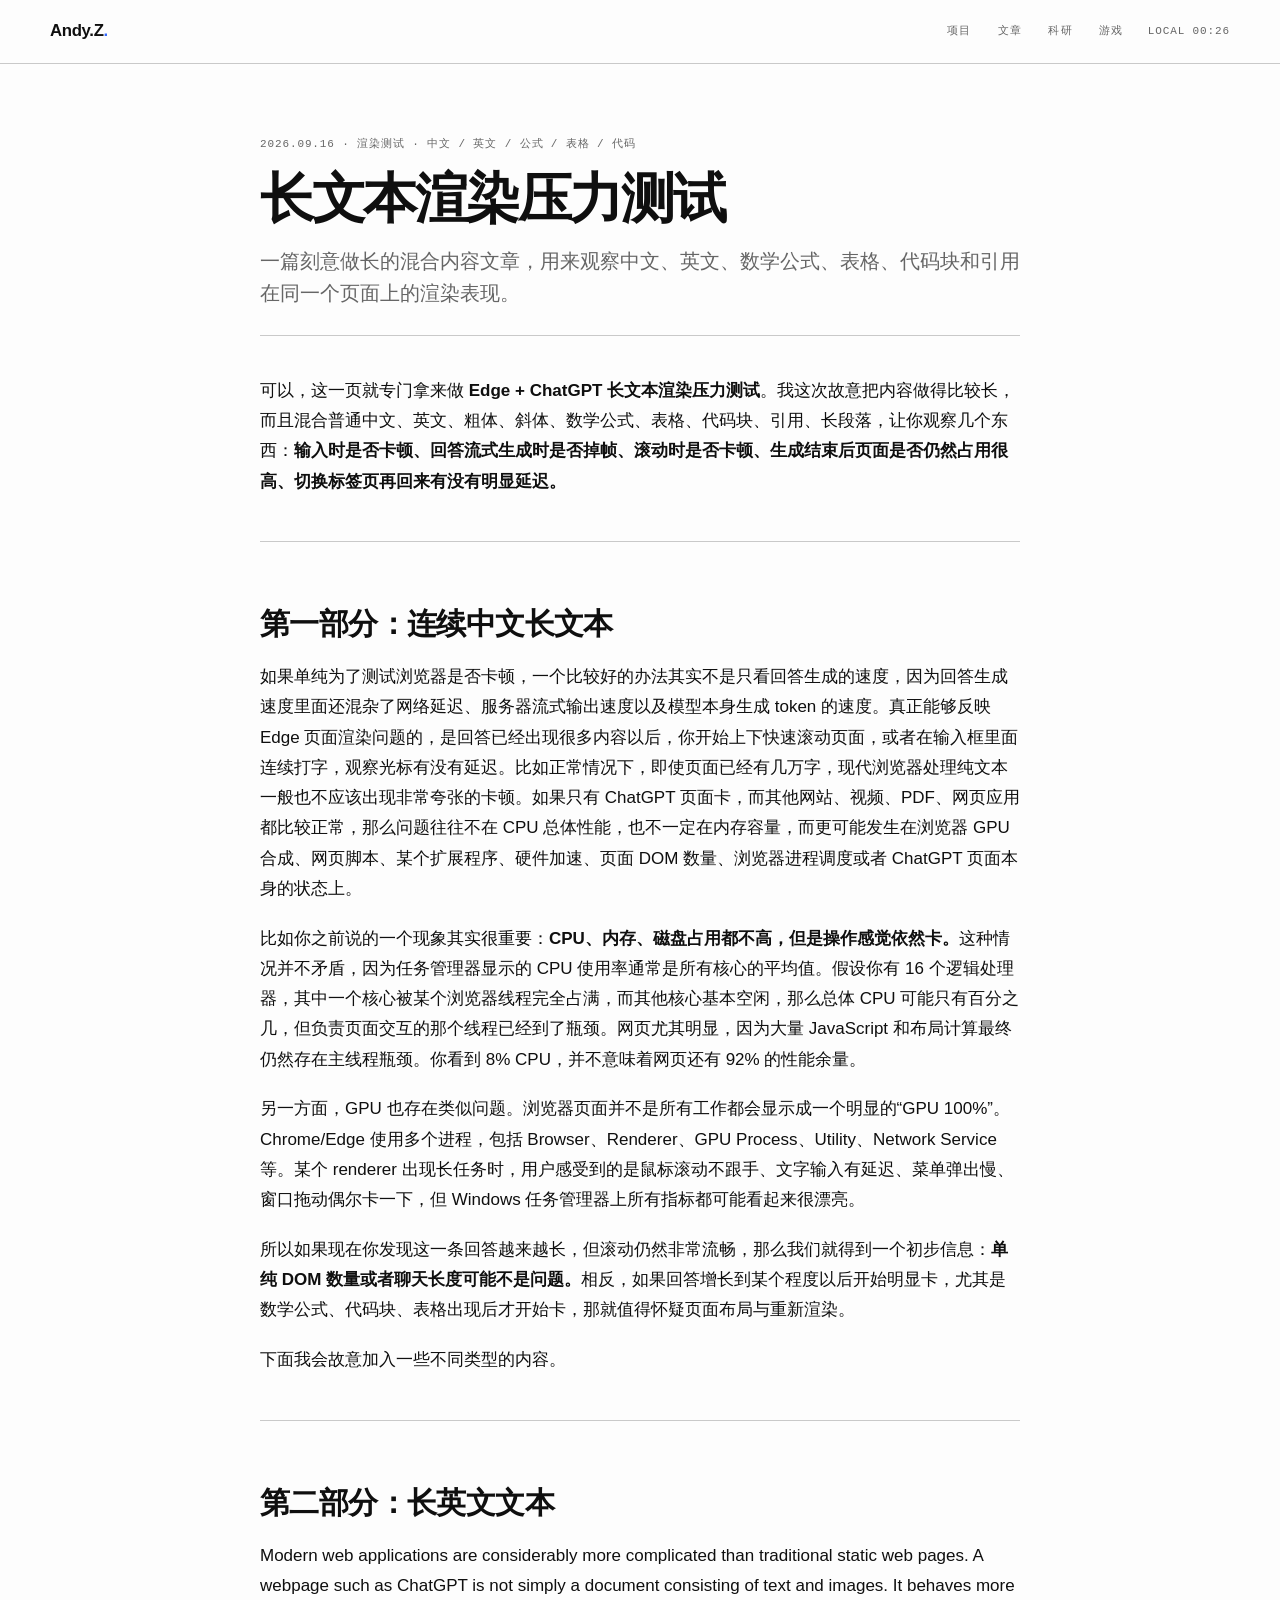
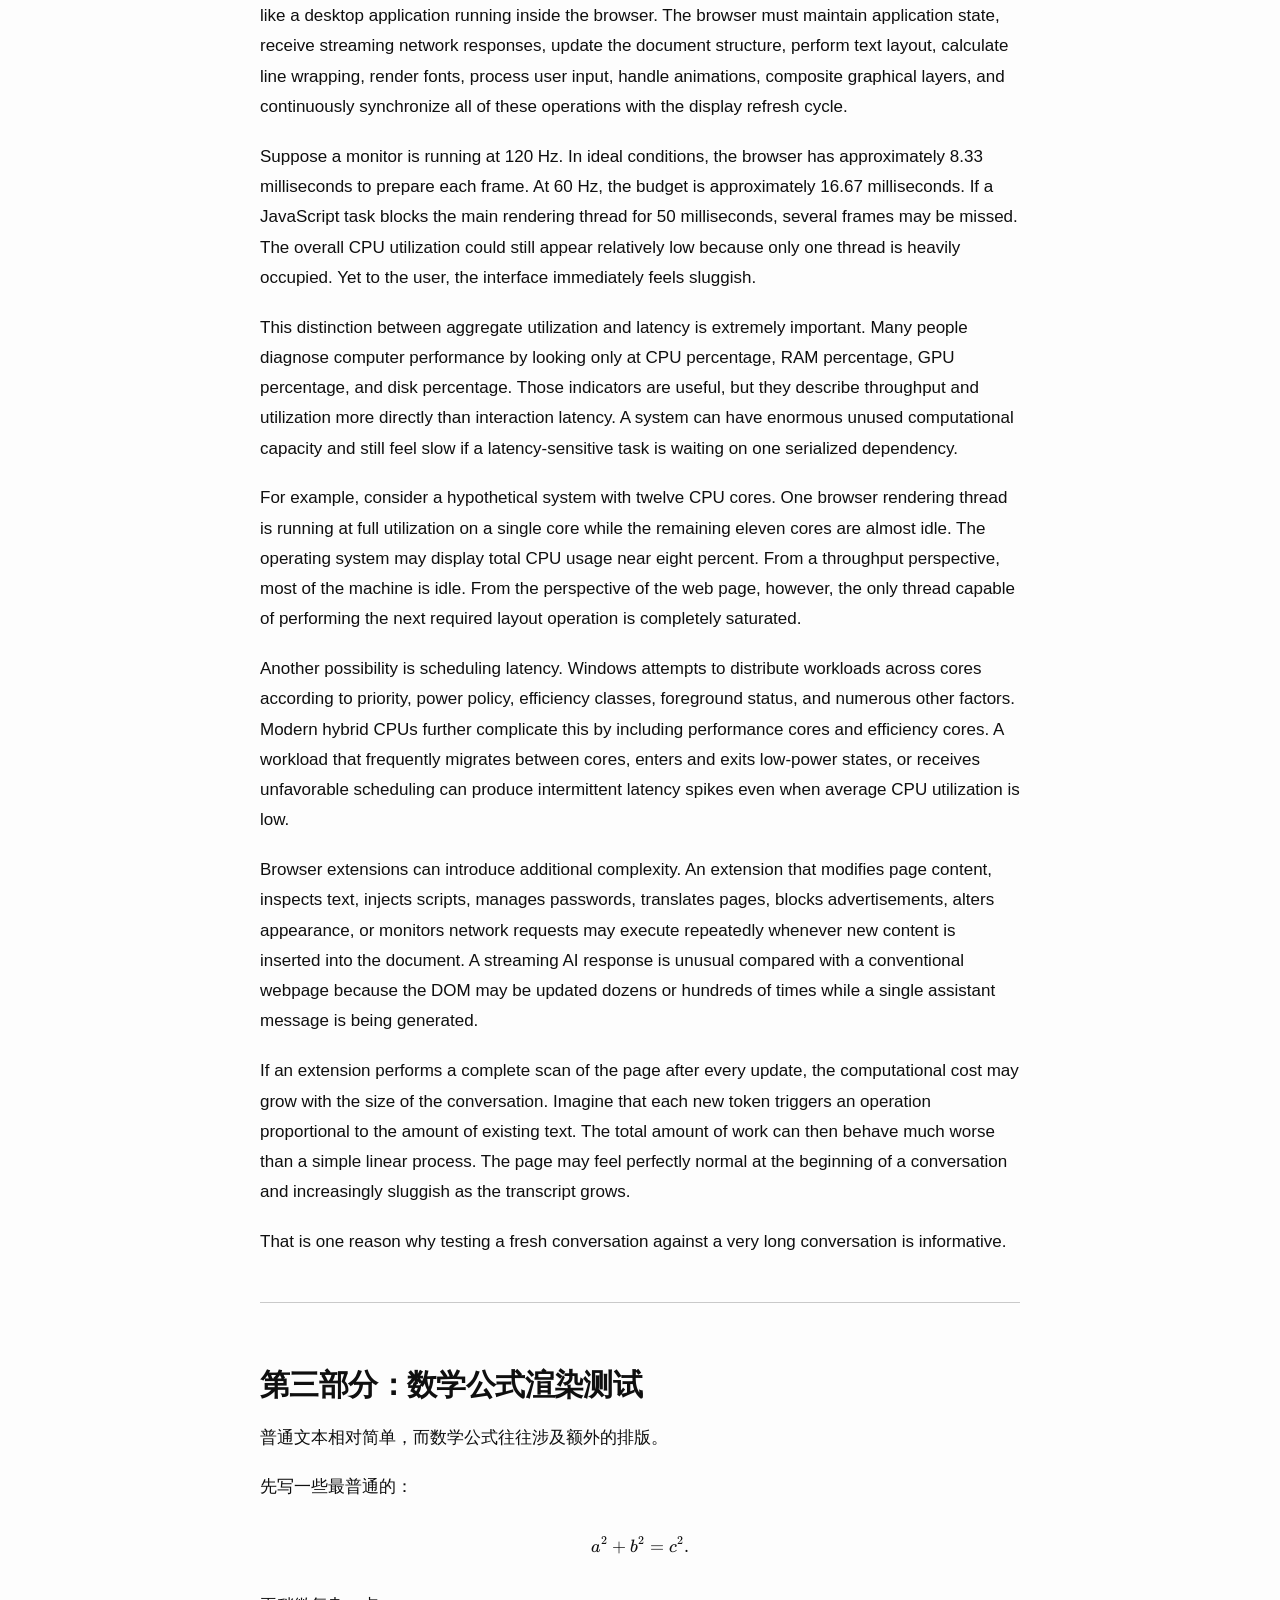
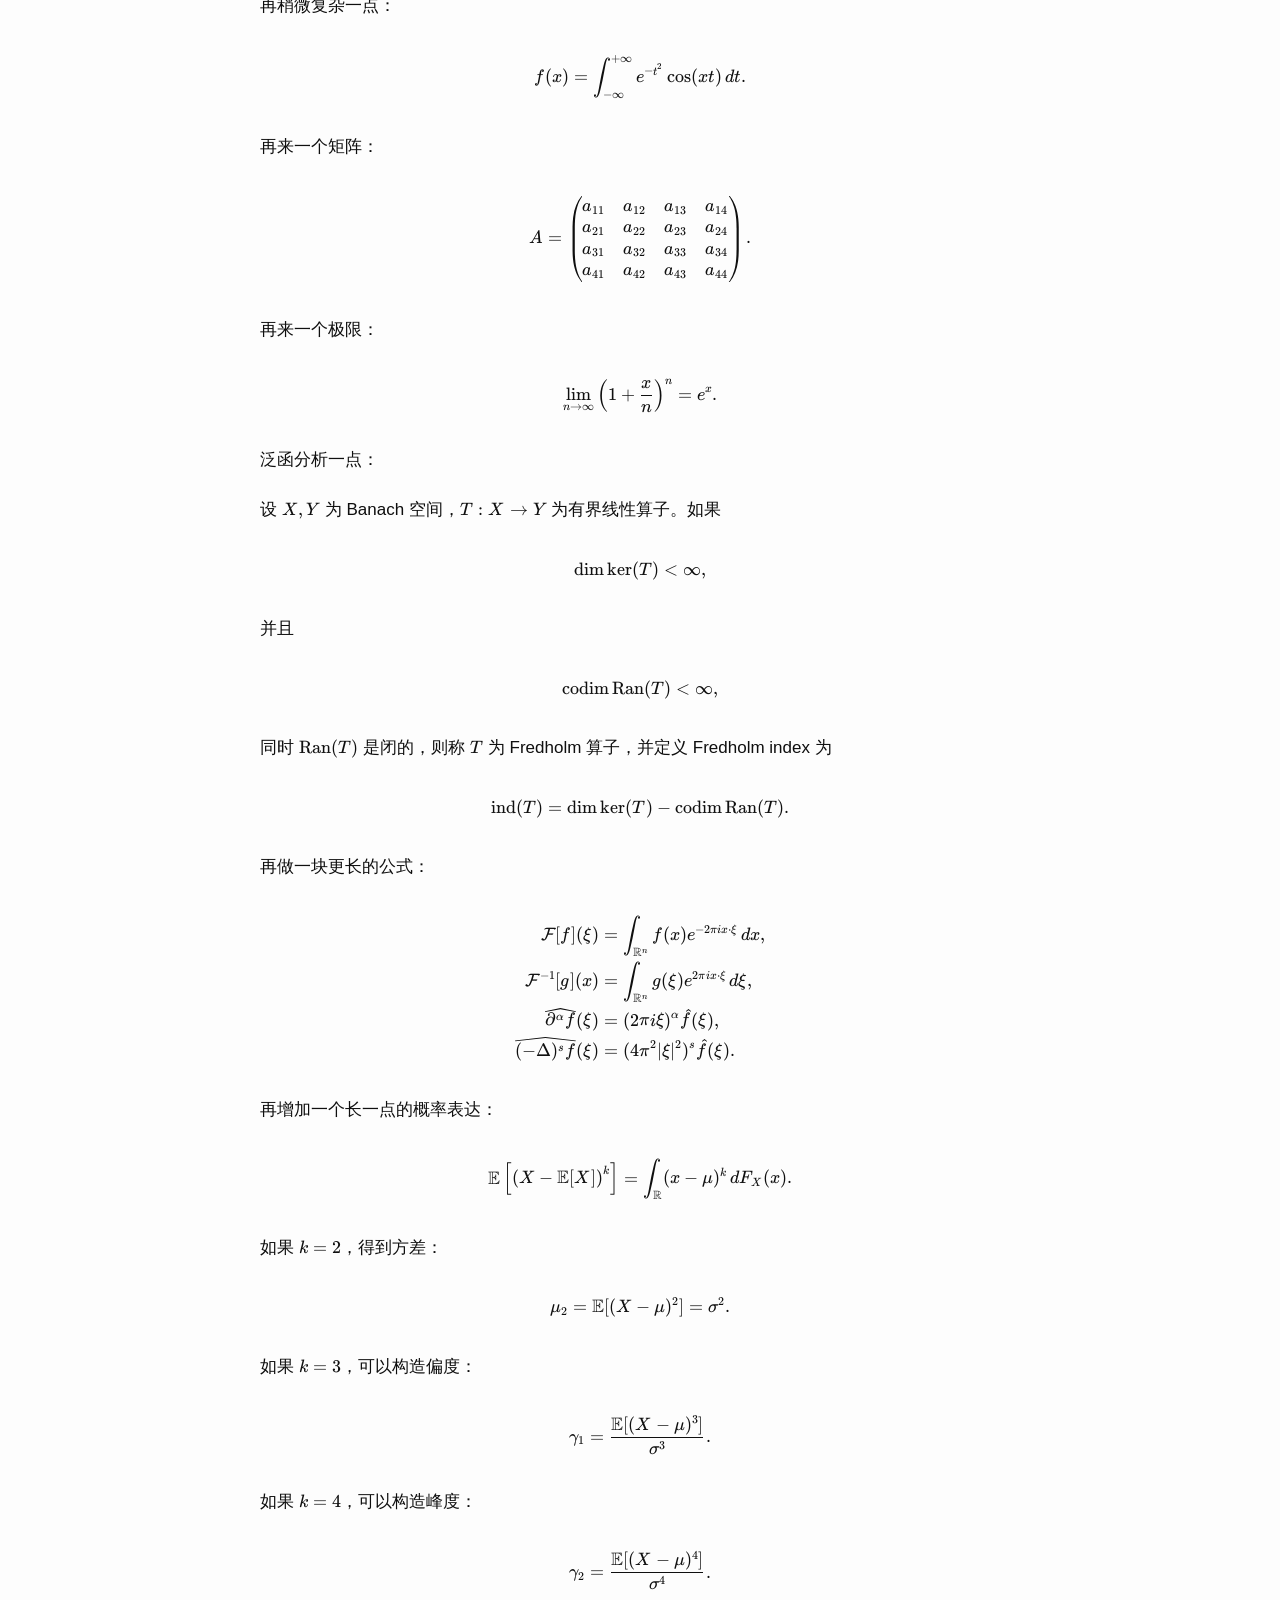
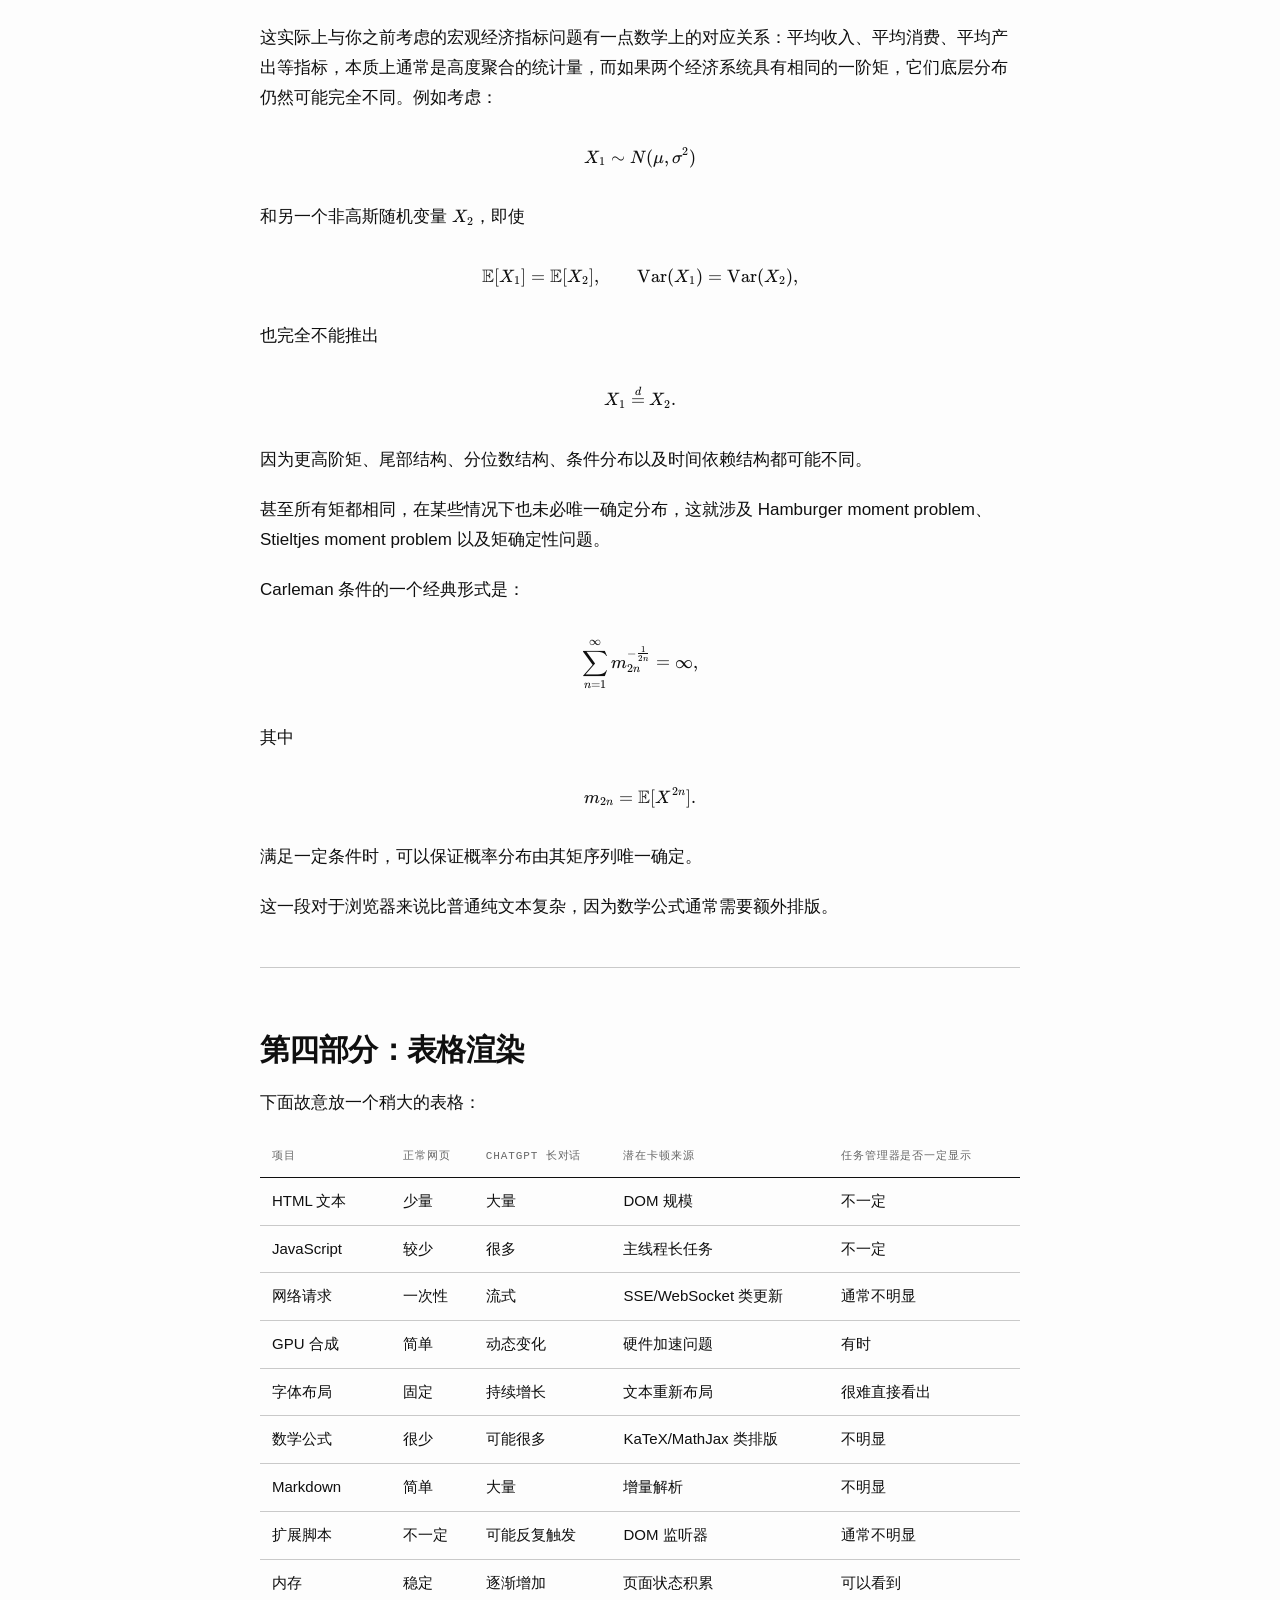
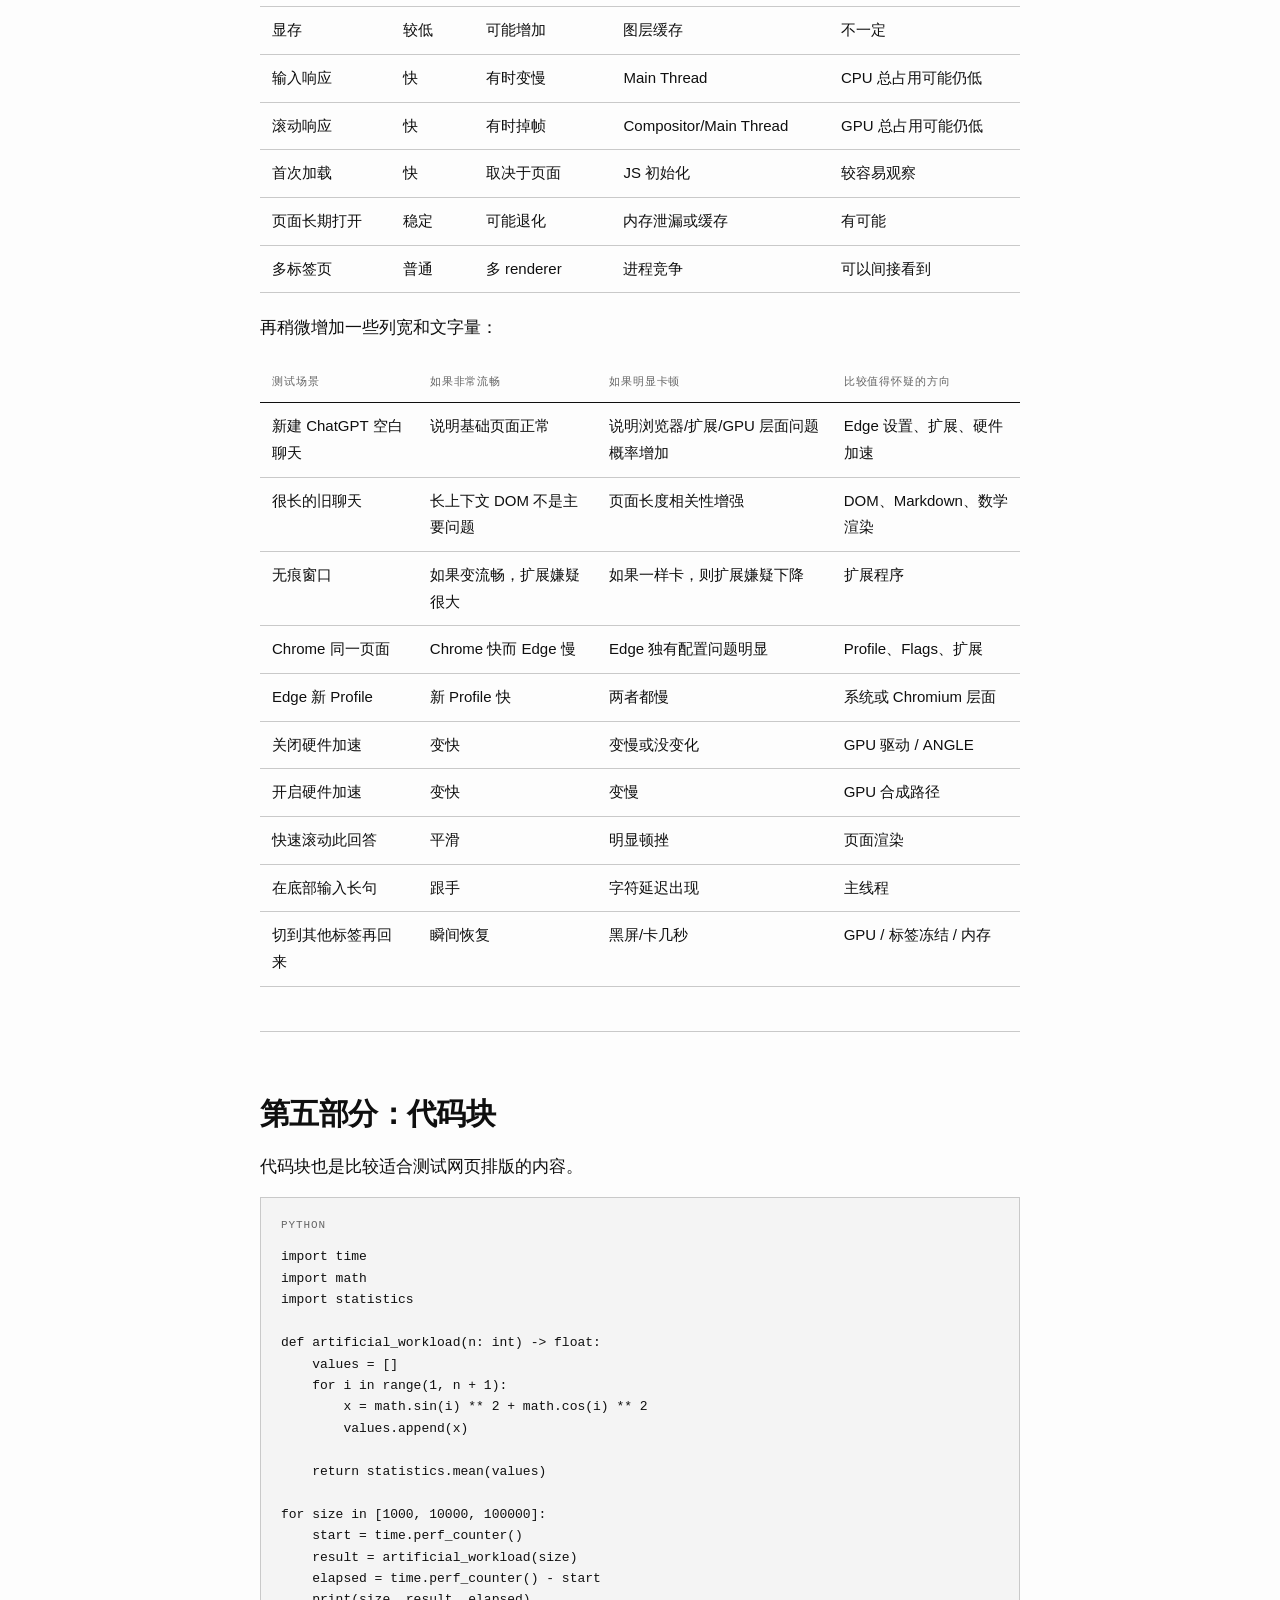
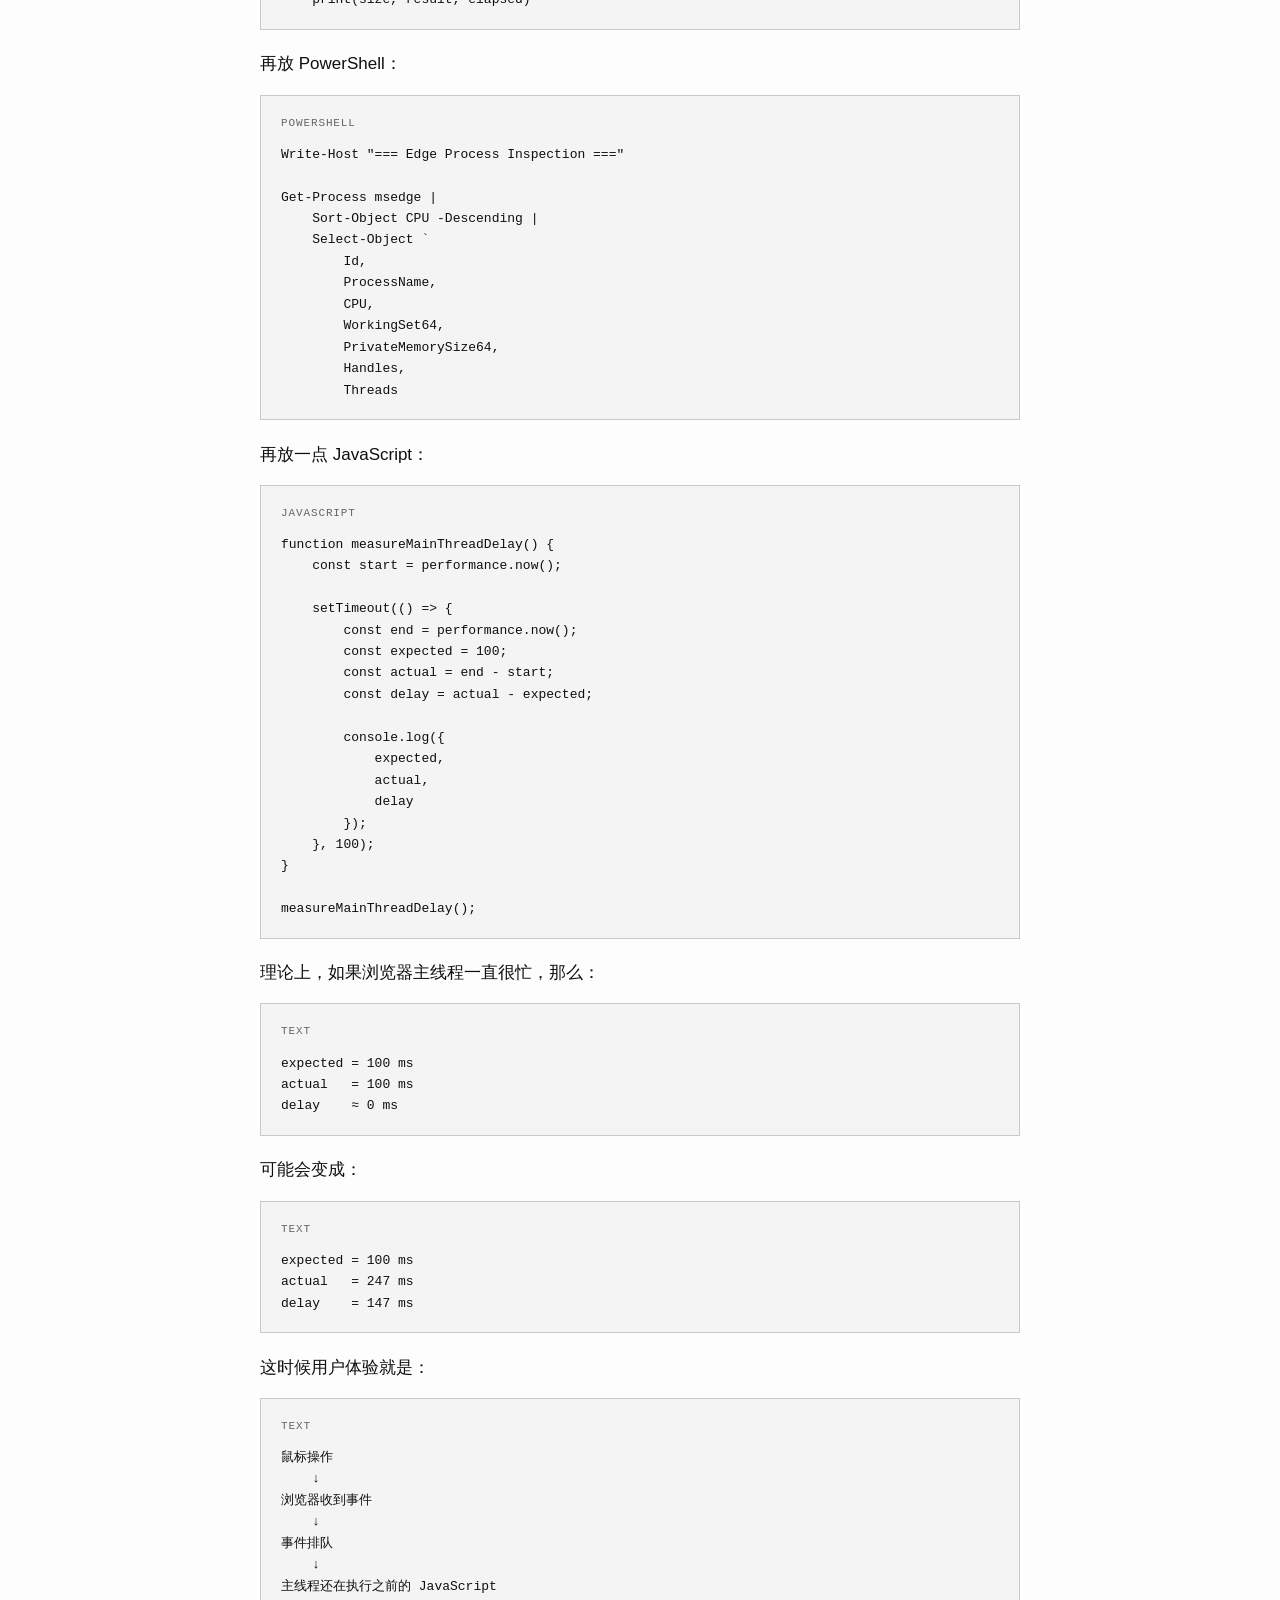
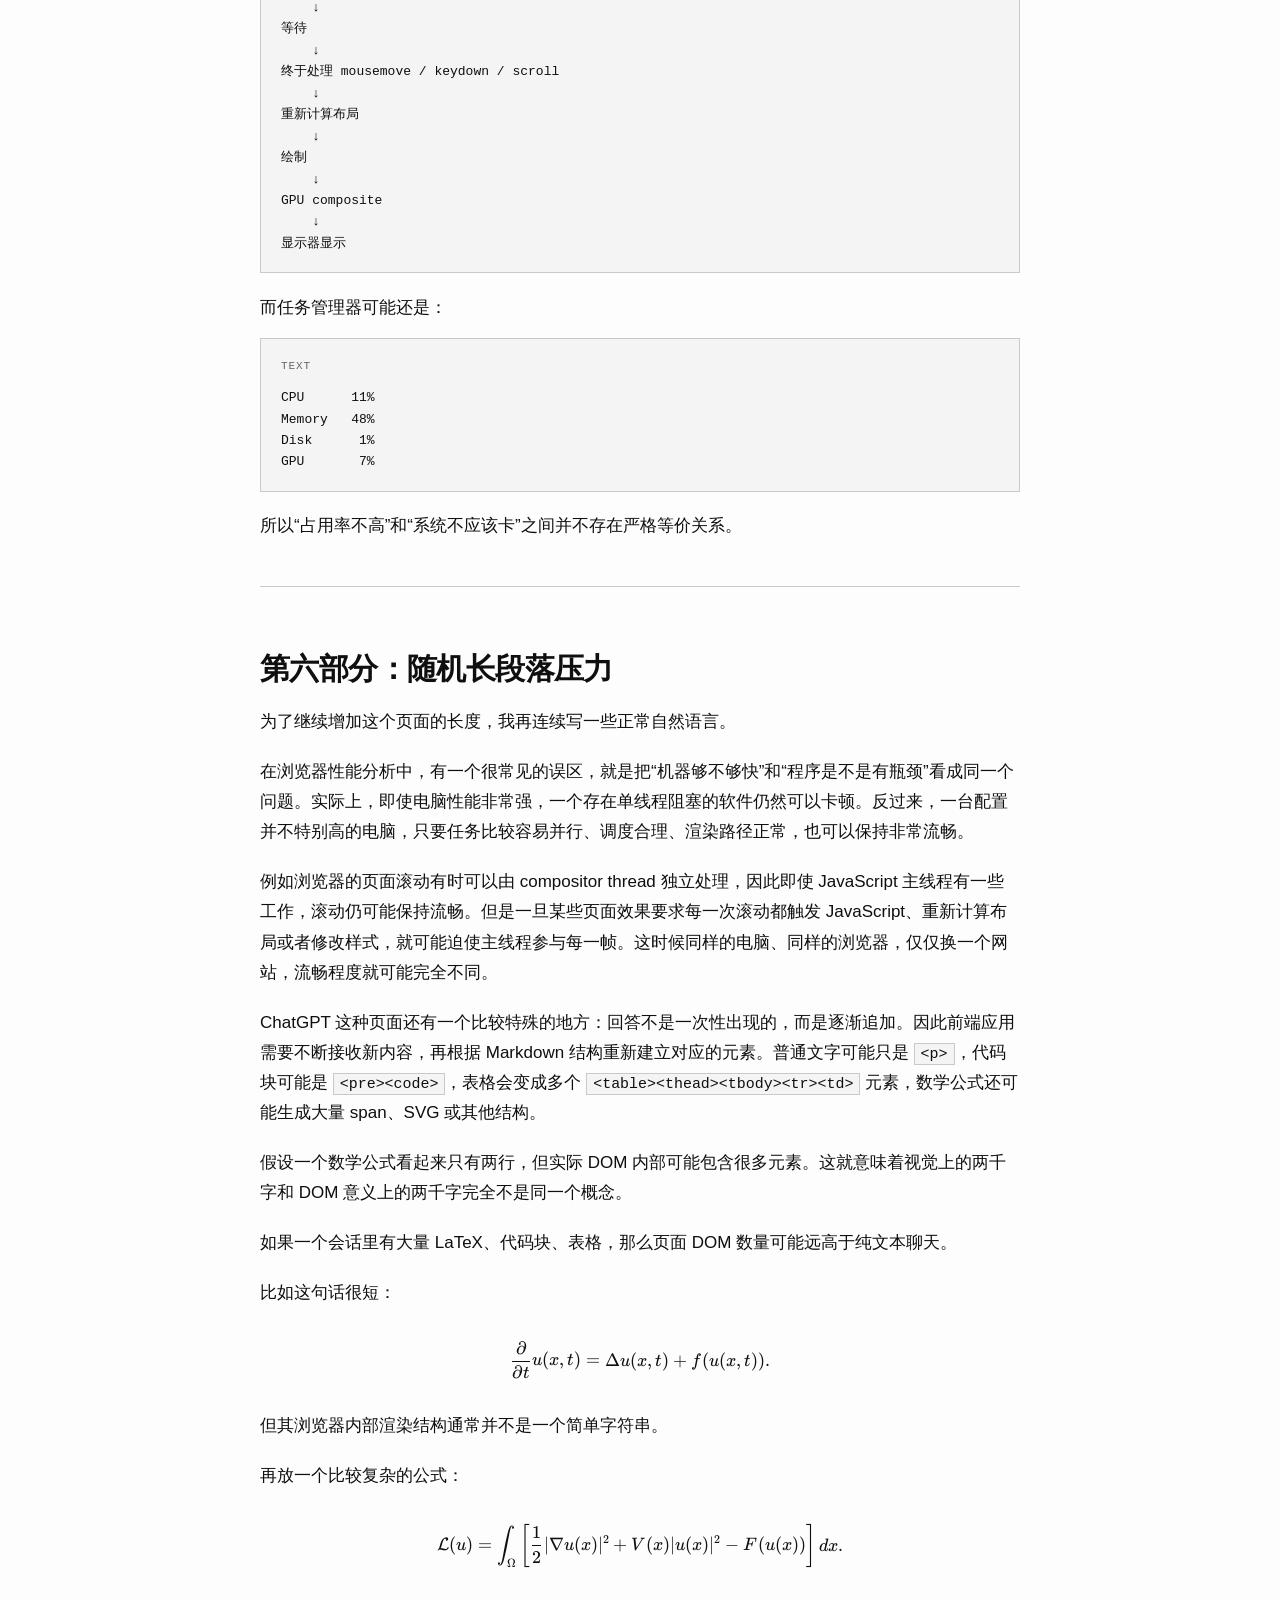
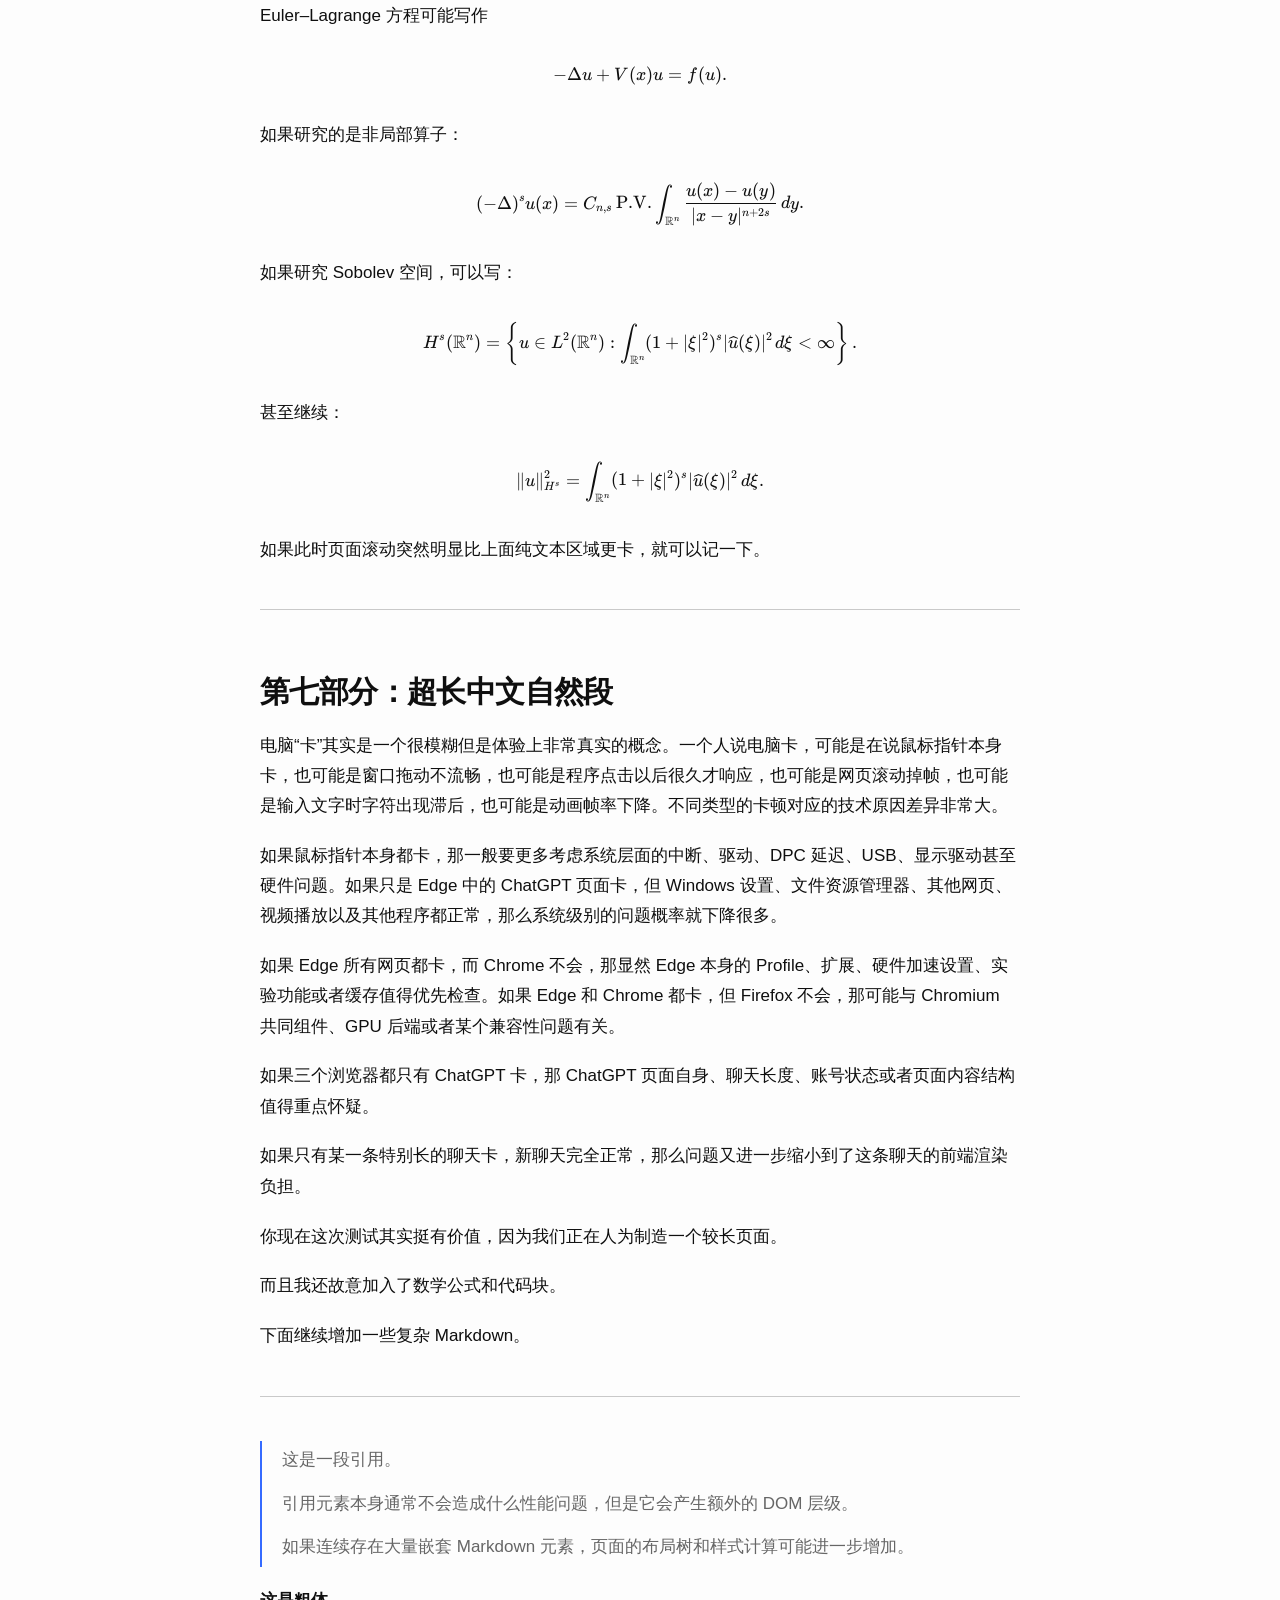
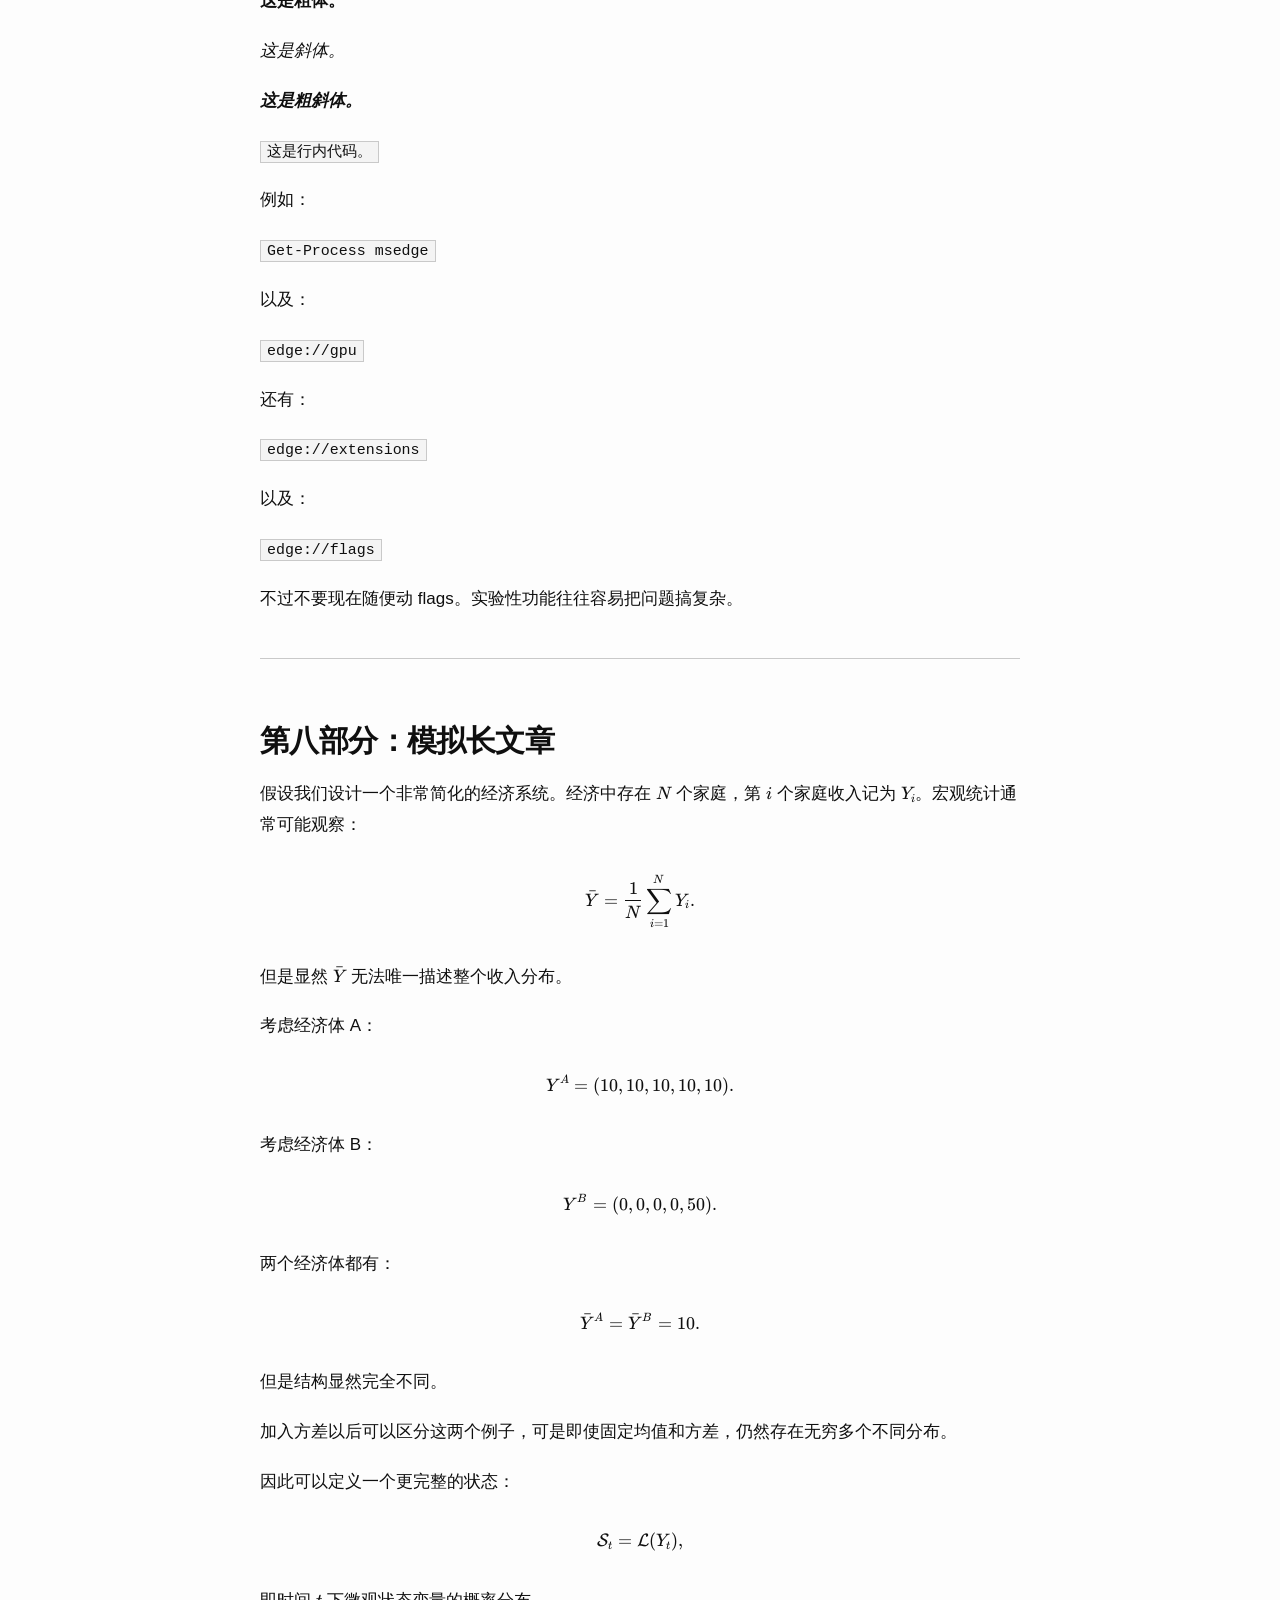
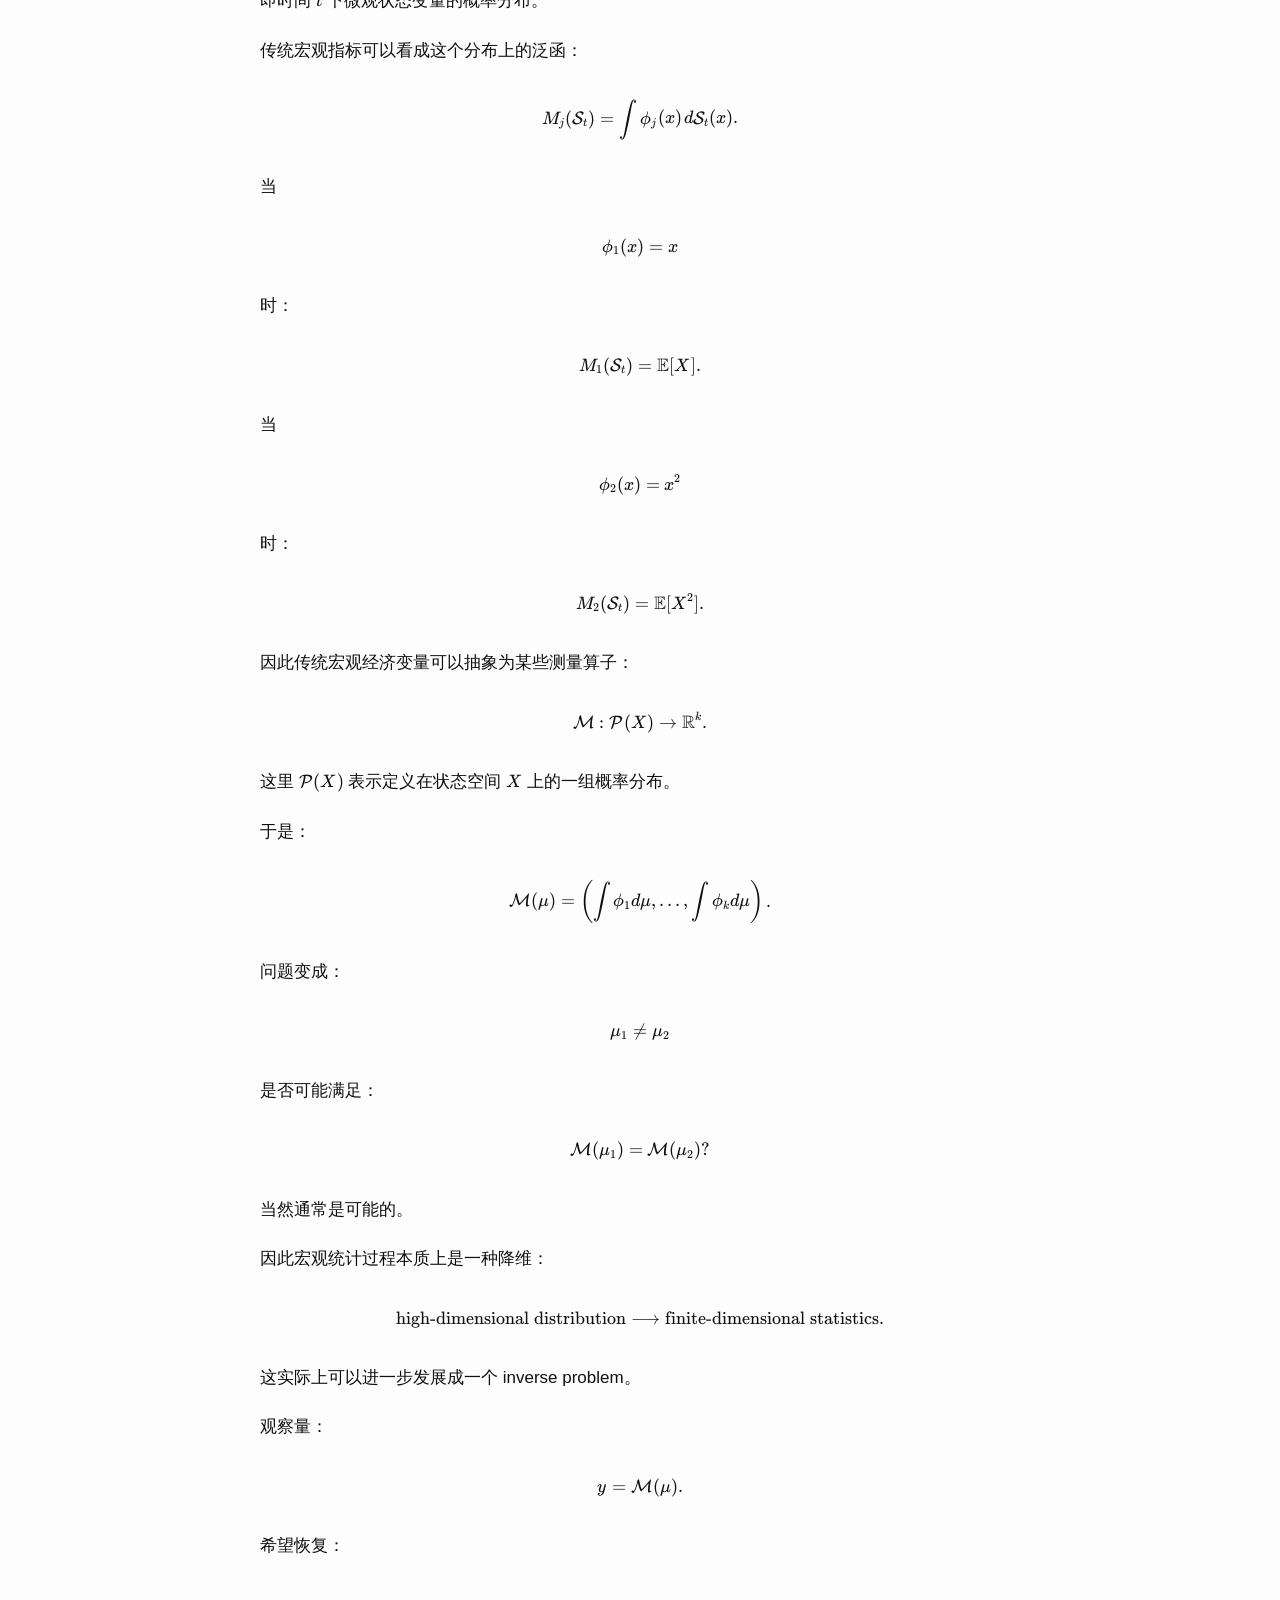
<file: posts/2026-09-16-long-text-render-test.html>
<!DOCTYPE html>
<html lang="zh-CN">
<head>
  <meta charset="UTF-8">
  <meta name="viewport" content="width=device-width, initial-scale=1.0">
  <meta name="description" content="长文本渲染压力测试 - 混合中文、英文、数学公式、表格、代码块与引用的长文页面">
  <meta name="theme-color" content="#fdfdfd">
  <title>长文本渲染压力测试 · Andy.Z</title>
  <link rel="stylesheet" href="../assets/css/style.css">
  <link rel="stylesheet" href="../assets/katex/katex.min.css">

  <script>
    document.documentElement.classList.add("js");
    try {
      if (window.matchMedia("(prefers-reduced-motion: reduce)").matches) {
        document.documentElement.setAttribute("data-reduced", "");
      }
    } catch (error) {
      /* 浏览器不支持 matchMedia 时按正常动效处理 */
    }
  </script>
</head>
<body class="page-post">

  <a class="skip-link mono" href="#article">跳到正文 ↓</a>

  <!-- 顶部导航 -->
  <header class="navbar">
    <div class="shell nav-shell">
      <a href="../index.html" class="brand">
        <span class="brand-name">Andy.Z</span><span class="brand-dot">.</span>
      </a>

      <nav class="nav-links" id="navLinks" aria-label="页面导航">
        <a href="../index.html#work" class="nav-link">项目</a>
        <a href="../index.html#writing" class="nav-link is-active">文章</a>
        <a href="../index.html#research" class="nav-link">科研</a>
        <a href="../index.html#games" class="nav-link">游戏</a>
      </nav>

      <span class="nav-clock mono" id="navClock" aria-hidden="true">LOCAL --:--</span>

      <button class="nav-toggle" id="navToggle" type="button"
              aria-label="切换导航菜单" aria-expanded="false" aria-controls="navLinks">
        <span></span>
        <span></span>
        <span></span>
      </button>
    </div>
  </header>

  <main>
    <article id="article" class="post">
      <div class="post-shell">

        <!-- 文章头部：日期 / 标题 / 导语 -->
        <header class="post-head">
          <p class="post-meta mono">2026.09.16 · 渲染测试 · 中文 / 英文 / 公式 / 表格 / 代码</p>
          <h1 class="post-title">长文本渲染压力测试</h1>
          <p class="post-lede">
            一篇刻意做长的混合内容文章，用来观察中文、英文、数学公式、表格、代码块和引用
            在同一个页面上的渲染表现。
          </p>
        </header>

        <!-- 正文：内容由 tools/md2html.py 从 Markdown 生成，样式继承 .prose -->
        <div class="prose">
<!-- ARTICLE:START -->
<p>可以，这一页就专门拿来做 <strong>Edge + ChatGPT 长文本渲染压力测试</strong>。我这次故意把内容做得比较长，而且混合普通中文、英文、粗体、斜体、数学公式、表格、代码块、引用、长段落，让你观察几个东西：<strong>输入时是否卡顿、回答流式生成时是否掉帧、滚动时是否卡顿、生成结束后页面是否仍然占用很高、切换标签页再回来有没有明显延迟。</strong></p>

<hr>

<h2>第一部分：连续中文长文本</h2>

<p>如果单纯为了测试浏览器是否卡顿，一个比较好的办法其实不是只看回答生成的速度，因为回答生成速度里面还混杂了网络延迟、服务器流式输出速度以及模型本身生成 token 的速度。真正能够反映 Edge 页面渲染问题的，是回答已经出现很多内容以后，你开始上下快速滚动页面，或者在输入框里面连续打字，观察光标有没有延迟。比如正常情况下，即使页面已经有几万字，现代浏览器处理纯文本一般也不应该出现非常夸张的卡顿。如果只有 ChatGPT 页面卡，而其他网站、视频、PDF、网页应用都比较正常，那么问题往往不在 CPU 总体性能，也不一定在内存容量，而更可能发生在浏览器 GPU 合成、网页脚本、某个扩展程序、硬件加速、页面 DOM 数量、浏览器进程调度或者 ChatGPT 页面本身的状态上。</p>

<p>比如你之前说的一个现象其实很重要：<strong>CPU、内存、磁盘占用都不高，但是操作感觉依然卡。</strong>这种情况并不矛盾，因为任务管理器显示的 CPU 使用率通常是所有核心的平均值。假设你有 16 个逻辑处理器，其中一个核心被某个浏览器线程完全占满，而其他核心基本空闲，那么总体 CPU 可能只有百分之几，但负责页面交互的那个线程已经到了瓶颈。网页尤其明显，因为大量 JavaScript 和布局计算最终仍然存在主线程瓶颈。你看到 8% CPU，并不意味着网页还有 92% 的性能余量。</p>

<p>另一方面，GPU 也存在类似问题。浏览器页面并不是所有工作都会显示成一个明显的“GPU 100%”。Chrome/Edge 使用多个进程，包括 Browser、Renderer、GPU Process、Utility、Network Service 等。某个 renderer 出现长任务时，用户感受到的是鼠标滚动不跟手、文字输入有延迟、菜单弹出慢、窗口拖动偶尔卡一下，但 Windows 任务管理器上所有指标都可能看起来很漂亮。</p>

<p>所以如果现在你发现这一条回答越来越长，但滚动仍然非常流畅，那么我们就得到一个初步信息：<strong>单纯 DOM 数量或者聊天长度可能不是问题。</strong>相反，如果回答增长到某个程度以后开始明显卡，尤其是数学公式、代码块、表格出现后才开始卡，那就值得怀疑页面布局与重新渲染。</p>

<p>下面我会故意加入一些不同类型的内容。</p>

<hr>

<h2>第二部分：长英文文本</h2>

<p>Modern web applications are considerably more complicated than traditional static web pages. A webpage such as ChatGPT is not simply a document consisting of text and images. It behaves more like a desktop application running inside the browser. The browser must maintain application state, receive streaming network responses, update the document structure, perform text layout, calculate line wrapping, render fonts, process user input, handle animations, composite graphical layers, and continuously synchronize all of these operations with the display refresh cycle.</p>

<p>Suppose a monitor is running at 120 Hz. In ideal conditions, the browser has approximately 8.33 milliseconds to prepare each frame. At 60 Hz, the budget is approximately 16.67 milliseconds. If a JavaScript task blocks the main rendering thread for 50 milliseconds, several frames may be missed. The overall CPU utilization could still appear relatively low because only one thread is heavily occupied. Yet to the user, the interface immediately feels sluggish.</p>

<p>This distinction between aggregate utilization and latency is extremely important. Many people diagnose computer performance by looking only at CPU percentage, RAM percentage, GPU percentage, and disk percentage. Those indicators are useful, but they describe throughput and utilization more directly than interaction latency. A system can have enormous unused computational capacity and still feel slow if a latency-sensitive task is waiting on one serialized dependency.</p>

<p>For example, consider a hypothetical system with twelve CPU cores. One browser rendering thread is running at full utilization on a single core while the remaining eleven cores are almost idle. The operating system may display total CPU usage near eight percent. From a throughput perspective, most of the machine is idle. From the perspective of the web page, however, the only thread capable of performing the next required layout operation is completely saturated.</p>

<p>Another possibility is scheduling latency. Windows attempts to distribute workloads across cores according to priority, power policy, efficiency classes, foreground status, and numerous other factors. Modern hybrid CPUs further complicate this by including performance cores and efficiency cores. A workload that frequently migrates between cores, enters and exits low-power states, or receives unfavorable scheduling can produce intermittent latency spikes even when average CPU utilization is low.</p>

<p>Browser extensions can introduce additional complexity. An extension that modifies page content, inspects text, injects scripts, manages passwords, translates pages, blocks advertisements, alters appearance, or monitors network requests may execute repeatedly whenever new content is inserted into the document. A streaming AI response is unusual compared with a conventional webpage because the DOM may be updated dozens or hundreds of times while a single assistant message is being generated.</p>

<p>If an extension performs a complete scan of the page after every update, the computational cost may grow with the size of the conversation. Imagine that each new token triggers an operation proportional to the amount of existing text. The total amount of work can then behave much worse than a simple linear process. The page may feel perfectly normal at the beginning of a conversation and increasingly sluggish as the transcript grows.</p>

<p>That is one reason why testing a fresh conversation against a very long conversation is informative.</p>

<hr>

<h2>第三部分：数学公式渲染测试</h2>

<p>普通文本相对简单，而数学公式往往涉及额外的排版。</p>

<p>先写一些最普通的：</p>

<div class="math-block">
$$a^2+b^2=c^2.$$
</div>

<p>再稍微复杂一点：</p>

<div class="math-block">
$$f(x)=\int_{-\infty}^{+\infty}
e^{-t^2}
\cos(xt)\,dt.$$
</div>

<p>再来一个矩阵：</p>

<div class="math-block">
$$A=
\begin{pmatrix}
a_{11}&amp;a_{12}&amp;a_{13}&amp;a_{14}\\
a_{21}&amp;a_{22}&amp;a_{23}&amp;a_{24}\\
a_{31}&amp;a_{32}&amp;a_{33}&amp;a_{34}\\
a_{41}&amp;a_{42}&amp;a_{43}&amp;a_{44}
\end{pmatrix}.$$
</div>

<p>再来一个极限：</p>

<div class="math-block">
$$\lim_{n\to\infty}
\left(1+\frac{x}{n}\right)^n=e^x.$$
</div>

<p>泛函分析一点：</p>

<p>设 \(X,Y\) 为 Banach 空间，\(T:X\rightarrow Y\) 为有界线性算子。如果</p>

<div class="math-block">
$$\dim \ker(T)&lt;\infty,$$
</div>

<p>并且</p>

<div class="math-block">
$$\operatorname{codim}\operatorname{Ran}(T)&lt;\infty,$$
</div>

<p>同时 \(\operatorname{Ran}(T)\) 是闭的，则称 \(T\) 为 Fredholm 算子，并定义 Fredholm index 为</p>

<div class="math-block">
$$\operatorname{ind}(T)
=
\dim\ker(T)
-
\operatorname{codim}\operatorname{Ran}(T).$$
</div>

<p>再做一块更长的公式：</p>

<div class="math-block">
$$\begin{aligned}
\mathcal{F}[f](\xi)
&amp;=
\int_{\mathbb R^n}
f(x)e^{-2\pi i x\cdot \xi}\,dx,\\
\mathcal{F}^{-1}[g](x)
&amp;=
\int_{\mathbb R^n}
g(\xi)e^{2\pi i x\cdot \xi}\,d\xi,\\
\widehat{\partial^\alpha f}(\xi)
&amp;=
(2\pi i\xi)^\alpha \widehat f(\xi),\\
\widehat{(-\Delta)^s f}(\xi)
&amp;=
(4\pi^2|\xi|^2)^s\widehat f(\xi).
\end{aligned}$$
</div>

<p>再增加一个长一点的概率表达：</p>

<div class="math-block">
$$\mathbb{E}
\left[
\left(
X-\mathbb{E}[X]
\right)^k
\right]
=
\int_{\mathbb R}
(x-\mu)^k\,dF_X(x).$$
</div>

<p>如果 \(k=2\)，得到方差：</p>

<div class="math-block">
$$\mu_2
=
\mathbb E[(X-\mu)^2]
=
\sigma^2.$$
</div>

<p>如果 \(k=3\)，可以构造偏度：</p>

<div class="math-block">
$$\gamma_1
=
\frac{\mathbb E[(X-\mu)^3]}
{\sigma^3}.$$
</div>

<p>如果 \(k=4\)，可以构造峰度：</p>

<div class="math-block">
$$\gamma_2
=
\frac{\mathbb E[(X-\mu)^4]}
{\sigma^4}.$$
</div>

<p>这实际上与你之前考虑的宏观经济指标问题有一点数学上的对应关系：平均收入、平均消费、平均产出等指标，本质上通常是高度聚合的统计量，而如果两个经济系统具有相同的一阶矩，它们底层分布仍然可能完全不同。例如考虑：</p>

<div class="math-block">
$$X_1\sim N(\mu,\sigma^2)$$
</div>

<p>和另一个非高斯随机变量 \(X_2\)，即使</p>

<div class="math-block">
$$\mathbb E[X_1]=\mathbb E[X_2],
\qquad
\operatorname{Var}(X_1)=\operatorname{Var}(X_2),$$
</div>

<p>也完全不能推出</p>

<div class="math-block">
$$X_1\overset{d}{=}X_2.$$
</div>

<p>因为更高阶矩、尾部结构、分位数结构、条件分布以及时间依赖结构都可能不同。</p>

<p>甚至所有矩都相同，在某些情况下也未必唯一确定分布，这就涉及 Hamburger moment problem、Stieltjes moment problem 以及矩确定性问题。</p>

<p>Carleman 条件的一个经典形式是：</p>

<div class="math-block">
$$\sum_{n=1}^{\infty}
m_{2n}^{-\frac1{2n}}
=
\infty,$$
</div>

<p>其中</p>

<div class="math-block">
$$m_{2n}=\mathbb E[X^{2n}].$$
</div>

<p>满足一定条件时，可以保证概率分布由其矩序列唯一确定。</p>

<p>这一段对于浏览器来说比普通纯文本复杂，因为数学公式通常需要额外排版。</p>

<hr>

<h2>第四部分：表格渲染</h2>

<p>下面故意放一个稍大的表格：</p>

<div class="table-wrap"><table><thead><tr><th>项目</th><th>正常网页</th><th>ChatGPT 长对话</th><th>潜在卡顿来源</th><th>任务管理器是否一定显示</th></tr></thead><tbody><tr><td>HTML 文本</td><td>少量</td><td>大量</td><td>DOM 规模</td><td>不一定</td></tr><tr><td>JavaScript</td><td>较少</td><td>很多</td><td>主线程长任务</td><td>不一定</td></tr><tr><td>网络请求</td><td>一次性</td><td>流式</td><td>SSE/WebSocket 类更新</td><td>通常不明显</td></tr><tr><td>GPU 合成</td><td>简单</td><td>动态变化</td><td>硬件加速问题</td><td>有时</td></tr><tr><td>字体布局</td><td>固定</td><td>持续增长</td><td>文本重新布局</td><td>很难直接看出</td></tr><tr><td>数学公式</td><td>很少</td><td>可能很多</td><td>KaTeX/MathJax 类排版</td><td>不明显</td></tr><tr><td>Markdown</td><td>简单</td><td>大量</td><td>增量解析</td><td>不明显</td></tr><tr><td>扩展脚本</td><td>不一定</td><td>可能反复触发</td><td>DOM 监听器</td><td>通常不明显</td></tr><tr><td>内存</td><td>稳定</td><td>逐渐增加</td><td>页面状态积累</td><td>可以看到</td></tr><tr><td>显存</td><td>较低</td><td>可能增加</td><td>图层缓存</td><td>不一定</td></tr><tr><td>输入响应</td><td>快</td><td>有时变慢</td><td>Main Thread</td><td>CPU 总占用可能仍低</td></tr><tr><td>滚动响应</td><td>快</td><td>有时掉帧</td><td>Compositor/Main Thread</td><td>GPU 总占用可能仍低</td></tr><tr><td>首次加载</td><td>快</td><td>取决于页面</td><td>JS 初始化</td><td>较容易观察</td></tr><tr><td>页面长期打开</td><td>稳定</td><td>可能退化</td><td>内存泄漏或缓存</td><td>有可能</td></tr><tr><td>多标签页</td><td>普通</td><td>多 renderer</td><td>进程竞争</td><td>可以间接看到</td></tr></tbody></table></div>

<p>再稍微增加一些列宽和文字量：</p>

<div class="table-wrap"><table><thead><tr><th>测试场景</th><th>如果非常流畅</th><th>如果明显卡顿</th><th>比较值得怀疑的方向</th></tr></thead><tbody><tr><td>新建 ChatGPT 空白聊天</td><td>说明基础页面正常</td><td>说明浏览器/扩展/GPU 层面问题概率增加</td><td>Edge 设置、扩展、硬件加速</td></tr><tr><td>很长的旧聊天</td><td>长上下文 DOM 不是主要问题</td><td>页面长度相关性增强</td><td>DOM、Markdown、数学渲染</td></tr><tr><td>无痕窗口</td><td>如果变流畅，扩展嫌疑很大</td><td>如果一样卡，则扩展嫌疑下降</td><td>扩展程序</td></tr><tr><td>Chrome 同一页面</td><td>Chrome 快而 Edge 慢</td><td>Edge 独有配置问题明显</td><td>Profile、Flags、扩展</td></tr><tr><td>Edge 新 Profile</td><td>新 Profile 快</td><td>两者都慢</td><td>系统或 Chromium 层面</td></tr><tr><td>关闭硬件加速</td><td>变快</td><td>变慢或没变化</td><td>GPU 驱动 / ANGLE</td></tr><tr><td>开启硬件加速</td><td>变快</td><td>变慢</td><td>GPU 合成路径</td></tr><tr><td>快速滚动此回答</td><td>平滑</td><td>明显顿挫</td><td>页面渲染</td></tr><tr><td>在底部输入长句</td><td>跟手</td><td>字符延迟出现</td><td>主线程</td></tr><tr><td>切到其他标签再回来</td><td>瞬间恢复</td><td>黑屏/卡几秒</td><td>GPU / 标签冻结 / 内存</td></tr></tbody></table></div>

<hr>

<h2>第五部分：代码块</h2>

<p>代码块也是比较适合测试网页排版的内容。</p>

<pre data-lang="python"><code>import time
import math
import statistics

def artificial_workload(n: int) -&gt; float:
    values = []
    for i in range(1, n + 1):
        x = math.sin(i) ** 2 + math.cos(i) ** 2
        values.append(x)

    return statistics.mean(values)

for size in [1000, 10000, 100000]:
    start = time.perf_counter()
    result = artificial_workload(size)
    elapsed = time.perf_counter() - start
    print(size, result, elapsed)</code></pre>

<p>再放 PowerShell：</p>

<pre data-lang="powershell"><code>Write-Host "=== Edge Process Inspection ==="

Get-Process msedge |
    Sort-Object CPU -Descending |
    Select-Object `
        Id,
        ProcessName,
        CPU,
        WorkingSet64,
        PrivateMemorySize64,
        Handles,
        Threads</code></pre>

<p>再放一点 JavaScript：</p>

<pre data-lang="javascript"><code>function measureMainThreadDelay() {
    const start = performance.now();

    setTimeout(() =&gt; {
        const end = performance.now();
        const expected = 100;
        const actual = end - start;
        const delay = actual - expected;

        console.log({
            expected,
            actual,
            delay
        });
    }, 100);
}

measureMainThreadDelay();</code></pre>

<p>理论上，如果浏览器主线程一直很忙，那么：</p>

<pre data-lang="text"><code>expected = 100 ms
actual   = 100 ms
delay    ≈ 0 ms</code></pre>

<p>可能会变成：</p>

<pre data-lang="text"><code>expected = 100 ms
actual   = 247 ms
delay    = 147 ms</code></pre>

<p>这时候用户体验就是：</p>

<pre data-lang="text"><code>鼠标操作
    ↓
浏览器收到事件
    ↓
事件排队
    ↓
主线程还在执行之前的 JavaScript
    ↓
等待
    ↓
终于处理 mousemove / keydown / scroll
    ↓
重新计算布局
    ↓
绘制
    ↓
GPU composite
    ↓
显示器显示</code></pre>

<p>而任务管理器可能还是：</p>

<pre data-lang="text"><code>CPU      11%
Memory   48%
Disk      1%
GPU       7%</code></pre>

<p>所以“占用率不高”和“系统不应该卡”之间并不存在严格等价关系。</p>

<hr>

<h2>第六部分：随机长段落压力</h2>

<p>为了继续增加这个页面的长度，我再连续写一些正常自然语言。</p>

<p>在浏览器性能分析中，有一个很常见的误区，就是把“机器够不够快”和“程序是不是有瓶颈”看成同一个问题。实际上，即使电脑性能非常强，一个存在单线程阻塞的软件仍然可以卡顿。反过来，一台配置并不特别高的电脑，只要任务比较容易并行、调度合理、渲染路径正常，也可以保持非常流畅。</p>

<p>例如浏览器的页面滚动有时可以由 compositor thread 独立处理，因此即使 JavaScript 主线程有一些工作，滚动仍可能保持流畅。但是一旦某些页面效果要求每一次滚动都触发 JavaScript、重新计算布局或者修改样式，就可能迫使主线程参与每一帧。这时候同样的电脑、同样的浏览器，仅仅换一个网站，流畅程度就可能完全不同。</p>

<p>ChatGPT 这种页面还有一个比较特殊的地方：回答不是一次性出现的，而是逐渐追加。因此前端应用需要不断接收新内容，再根据 Markdown 结构重新建立对应的元素。普通文字可能只是 <code>&lt;p&gt;</code>，代码块可能是 <code>&lt;pre&gt;&lt;code&gt;</code>，表格会变成多个 <code>&lt;table&gt;&lt;thead&gt;&lt;tbody&gt;&lt;tr&gt;&lt;td&gt;</code> 元素，数学公式还可能生成大量 span、SVG 或其他结构。</p>

<p>假设一个数学公式看起来只有两行，但实际 DOM 内部可能包含很多元素。这就意味着视觉上的两千字和 DOM 意义上的两千字完全不是同一个概念。</p>

<p>如果一个会话里有大量 LaTeX、代码块、表格，那么页面 DOM 数量可能远高于纯文本聊天。</p>

<p>比如这句话很短：</p>

<div class="math-block">
$$\frac{\partial}{\partial t}u(x,t)
=
\Delta u(x,t)+f(u(x,t)).$$
</div>

<p>但其浏览器内部渲染结构通常并不是一个简单字符串。</p>

<p>再放一个比较复杂的公式：</p>

<div class="math-block">
$$\mathcal{L}(u)
=
\int_{\Omega}
\left[
\frac{1}{2}
|\nabla u(x)|^2
+
V(x)|u(x)|^2
-
F(u(x))
\right]dx.$$
</div>

<p>Euler–Lagrange 方程可能写作</p>

<div class="math-block">
$$-\Delta u+V(x)u=f(u).$$
</div>

<p>如果研究的是非局部算子：</p>

<div class="math-block">
$$(-\Delta)^s u(x)
=
C_{n,s}
\operatorname{P.V.}
\int_{\mathbb R^n}
\frac{u(x)-u(y)}
{|x-y|^{n+2s}}
\,dy.$$
</div>

<p>如果研究 Sobolev 空间，可以写：</p>

<div class="math-block">
$$H^s(\mathbb R^n)
=
\left\{
u\in L^2(\mathbb R^n):
\int_{\mathbb R^n}
(1+|\xi|^2)^s
|\widehat u(\xi)|^2\,d\xi
&lt;\infty
\right\}.$$
</div>

<p>甚至继续：</p>

<div class="math-block">
$$\|u\|_{H^s}^2
=
\int_{\mathbb R^n}
(1+|\xi|^2)^s
|\widehat u(\xi)|^2\,d\xi.$$
</div>

<p>如果此时页面滚动突然明显比上面纯文本区域更卡，就可以记一下。</p>

<hr>

<h2>第七部分：超长中文自然段</h2>

<p>电脑“卡”其实是一个很模糊但是体验上非常真实的概念。一个人说电脑卡，可能是在说鼠标指针本身卡，也可能是窗口拖动不流畅，也可能是程序点击以后很久才响应，也可能是网页滚动掉帧，也可能是输入文字时字符出现滞后，也可能是动画帧率下降。不同类型的卡顿对应的技术原因差异非常大。</p>

<p>如果鼠标指针本身都卡，那一般要更多考虑系统层面的中断、驱动、DPC 延迟、USB、显示驱动甚至硬件问题。如果只是 Edge 中的 ChatGPT 页面卡，但 Windows 设置、文件资源管理器、其他网页、视频播放以及其他程序都正常，那么系统级别的问题概率就下降很多。</p>

<p>如果 Edge 所有网页都卡，而 Chrome 不会，那显然 Edge 本身的 Profile、扩展、硬件加速设置、实验功能或者缓存值得优先检查。如果 Edge 和 Chrome 都卡，但 Firefox 不会，那可能与 Chromium 共同组件、GPU 后端或者某个兼容性问题有关。</p>

<p>如果三个浏览器都只有 ChatGPT 卡，那 ChatGPT 页面自身、聊天长度、账号状态或者页面内容结构值得重点怀疑。</p>

<p>如果只有某一条特别长的聊天卡，新聊天完全正常，那么问题又进一步缩小到了这条聊天的前端渲染负担。</p>

<p>你现在这次测试其实挺有价值，因为我们正在人为制造一个较长页面。</p>

<p>而且我还故意加入了数学公式和代码块。</p>

<p>下面继续增加一些复杂 Markdown。</p>

<hr>

<blockquote><p>这是一段引用。</p><p>引用元素本身通常不会造成什么性能问题，但是它会产生额外的 DOM 层级。</p><p>如果连续存在大量嵌套 Markdown 元素，页面的布局树和样式计算可能进一步增加。</p></blockquote>

<p><strong>这是粗体。</strong></p>

<p><em>这是斜体。</em></p>

<p><strong><em>这是粗斜体。</strong></em></p>

<p><code>这是行内代码。</code></p>

<p>例如：</p>

<p><code>Get-Process msedge</code></p>

<p>以及：</p>

<p><code>edge://gpu</code></p>

<p>还有：</p>

<p><code>edge://extensions</code></p>

<p>以及：</p>

<p><code>edge://flags</code></p>

<p>不过不要现在随便动 flags。实验性功能往往容易把问题搞复杂。</p>

<hr>

<h2>第八部分：模拟长文章</h2>

<p>假设我们设计一个非常简化的经济系统。经济中存在 \(N\) 个家庭，第 \(i\) 个家庭收入记为 \(Y_i\)。宏观统计通常可能观察：</p>

<div class="math-block">
$$\bar Y
=
\frac1N\sum_{i=1}^NY_i.$$
</div>

<p>但是显然 \(\bar Y\) 无法唯一描述整个收入分布。</p>

<p>考虑经济体 A：</p>

<div class="math-block">
$$Y^A=(10,10,10,10,10).$$
</div>

<p>考虑经济体 B：</p>

<div class="math-block">
$$Y^B=(0,0,0,0,50).$$
</div>

<p>两个经济体都有：</p>

<div class="math-block">
$$\bar Y^A=\bar Y^B=10.$$
</div>

<p>但是结构显然完全不同。</p>

<p>加入方差以后可以区分这两个例子，可是即使固定均值和方差，仍然存在无穷多个不同分布。</p>

<p>因此可以定义一个更完整的状态：</p>

<div class="math-block">
$$\mathcal S_t
=
\mathcal L(Y_t),$$
</div>

<p>即时间 \(t\) 下微观状态变量的概率分布。</p>

<p>传统宏观指标可以看成这个分布上的泛函：</p>

<div class="math-block">
$$M_j(\mathcal S_t)
=
\int \phi_j(x)\,d\mathcal S_t(x).$$
</div>

<p>当</p>

<div class="math-block">
$$\phi_1(x)=x$$
</div>

<p>时：</p>

<div class="math-block">
$$M_1(\mathcal S_t)=\mathbb E[X].$$
</div>

<p>当</p>

<div class="math-block">
$$\phi_2(x)=x^2$$
</div>

<p>时：</p>

<div class="math-block">
$$M_2(\mathcal S_t)=\mathbb E[X^2].$$
</div>

<p>因此传统宏观经济变量可以抽象为某些测量算子：</p>

<div class="math-block">
$$\mathcal M:
\mathcal P(X)
\rightarrow
\mathbb R^k.$$
</div>

<p>这里 \(\mathcal P(X)\) 表示定义在状态空间 \(X\) 上的一组概率分布。</p>

<p>于是：</p>

<div class="math-block">
$$\mathcal M(\mu)
=
\left(
\int\phi_1d\mu,
\dots,
\int\phi_kd\mu
\right).$$
</div>

<p>问题变成：</p>

<div class="math-block">
$$\mu_1\neq\mu_2$$
</div>

<p>是否可能满足：</p>

<div class="math-block">
$$\mathcal M(\mu_1)
=
\mathcal M(\mu_2)?$$
</div>

<p>当然通常是可能的。</p>

<p>因此宏观统计过程本质上是一种降维：</p>

<div class="math-block">
$$\text{high-dimensional distribution}
\longrightarrow
\text{finite-dimensional statistics}.$$
</div>

<p>这实际上可以进一步发展成一个 inverse problem。</p>

<p>观察量：</p>

<div class="math-block">
$$y=\mathcal M(\mu).$$
</div>

<p>希望恢复：</p>

<div class="math-block">
$$\mu.$$
</div>

<p>但是如果 \(\mathcal M\) 非单射，inverse problem 就不唯一。</p>

<p>这与你最初思考的“宏观指标是不是只保留了低阶矩”在数学上非常接近，不过更加一般，因为你甚至不需要假设宏观指标一定是矩。</p>

<p>它们可以是任意 functional。</p>

<p>例如 unemployment rate 本身严格地说更接近：</p>

<div class="math-block">
$$U(\mu)
=
\int
\mathbf 1_{\{\text{unemployed}\}}
\,d\mu.$$
</div>

<p>也就是说它其实是分布在某个集合上的概率质量，而不完全等价于传统意义上的一阶矩。</p>

<p>GDP 也不是简单的某个随机变量的均值，而是一种聚合统计。</p>

<p>所以如果之后真的建立纯数学理论，更准确的基础可能不是：</p>

<blockquote><p>所有宏观变量都是低阶矩。</p></blockquote>

<p>而是：</p>

<blockquote><p>宏观观测量构成对高维经济状态分布的一组有限维泛函。</p></blockquote>

<p>然后“矩”是其中一个非常重要的特例。</p>

<p>这样理论会更稳。</p>

<p>不过现在主要目的是测试卡顿，所以继续写。</p>

<hr>

<h2>第九部分：大量短句测试</h2>

<p>现在是短句。</p>

<p>这一句很短。</p>

<p>这一句也很短。</p>

<p>浏览器需要不断创建段落。</p>

<p>段落之间存在 margin。</p>

<p>布局树发生变化。</p>

<p>页面高度继续增长。</p>

<p>滚动条越来越短。</p>

<p>Renderer Process 的内存可能会增加。</p>

<p>GPU 不一定增加很多。</p>

<p>JavaScript heap 可能增加。</p>

<p>DOM nodes 也可能增加。</p>

<p>CSS style recalculation 也存在成本。</p>

<p>Layout 也存在成本。</p>

<p>Paint 也存在成本。</p>

<p>Composite 也存在成本。</p>

<p>Rasterization 也存在成本。</p>

<p>这些步骤并不总是在同一个线程。</p>

<p>也并不总是全部执行。</p>

<p>Chromium 会尝试优化。</p>

<p>但是复杂网页还是可能触发昂贵路径。</p>

<p>特别是不断变化的网页。</p>

<p>ChatGPT 正属于不断变化的网页。</p>

<p>尤其回答正在生成的时候。</p>

<p>此时页面不是静态的。</p>

<p>每次 token 到达以后都可能产生 UI 更新。</p>

<p>当然实际实现通常会批量更新。</p>

<p>否则成本会非常高。</p>

<p>现在你的浏览器正在同时显示很多中文。</p>

<p>还有英文。</p>

<p>还有公式。</p>

<p>还有表格。</p>

<p>还有代码。</p>

<p>还有 Markdown。</p>

<p>如果现在依旧很顺畅，那么这个测试结果是有信息量的。</p>

<hr>

<h2>第十部分：字符复杂度</h2>

<p>English:</p>

<p>ABCDEFGHIJKLMNOPQRSTUVWXYZ</p>

<p>abcdefghijklmnopqrstuvwxyz</p>

<p>0123456789</p>

<p>中文：</p>

<p>天地玄黄宇宙洪荒日月盈昃辰宿列张寒来暑往秋收冬藏。</p>

<p>希腊字母：</p>

<div class="math-block">
$$\alpha,\beta,\gamma,\delta,\epsilon,\zeta,\eta,\theta,
\iota,\kappa,\lambda,\mu,\nu,\xi,\pi,\rho,\sigma,\tau,
\phi,\chi,\psi,\omega.$$
</div>

<p>数学符号：</p>

<div class="math-block">
$$\forall,\exists,\in,\notin,\subset,\subseteq,\cup,\cap,
\sum,\prod,\int,\oint,\partial,\nabla,\infty,\approx,\equiv.$$
</div>

<p>箭头：</p>

<div class="math-block">
$$\rightarrow,\leftarrow,\Rightarrow,\Leftarrow,
\longrightarrow,\longleftarrow,\mapsto.$$
</div>

<p>再加上：</p>

<p>你好 hello 你好 hello 你好 hello 你好 hello
数学 mathematics 数学 mathematics 数学 mathematics
浏览器 browser 浏览器 browser 浏览器 browser
性能 performance 性能 performance 性能 performance
渲染 rendering 渲染 rendering 渲染 rendering</p>

<hr>

<h2>第十一部分：模拟聊天长期增长</h2>

<p>假设一条聊天已经有 300 个消息节点。</p>

<p>每条用户消息平均 500 字。</p>

<p>每条助手消息平均 3000 字。</p>

<p>那么粗略文本量可能达到：</p>

<div class="math-block">
$$150\times500+150\times3000
=
525000$$
</div>

<p>也就是约 52.5 万个中文字符量级。</p>

<p>如果其中还包含代码、公式、表格，DOM 节点数可能远高于消息数量本身。</p>

<p>假设每一条消息只有 50 个 DOM nodes：</p>

<div class="math-block">
$$300\times50=15000.$$
</div>

<p>如果复杂 Markdown 导致平均达到 200 个：</p>

<div class="math-block">
$$300\times200=60000.$$
</div>

<p>当然这只是示意，不代表 ChatGPT 实际 DOM 结构就是这个规模。</p>

<p>浏览器处理几万个 DOM 元素并不是一定会卡，但是如果发生频繁的全局 style recalculation 或 layout，就可能明显影响性能。</p>

<p>一个更重要的问题是算法复杂度。</p>

<p>假设每次新增内容，某个扩展都扫描整个页面：</p>

<div class="math-block">
$$T(n)=O(n).$$
</div>

<p>回答生成过程中新增 \(n\) 次，那么总成本可能近似：</p>

<div class="math-block">
$$\sum_{k=1}^{n}k
=
\frac{n(n+1)}2
=
O(n^2).$$
</div>

<p>这个差别就很大。</p>

<p>例如：</p>

<div class="math-block">
$$n=100$$
</div>

<p>时：</p>

<div class="math-block">
$$\frac{100\times101}{2}
=
5050.$$
</div>

<p>而：</p>

<div class="math-block">
$$n=10000$$
</div>

<p>时：</p>

<div class="math-block">
$$\frac{10000\times10001}{2}
=
50,005,000.$$
</div>

<p>这就是为什么某些程序会出现：</p>

<blockquote><p>开始非常顺畅，内容一多以后突然越来越慢。</p></blockquote>

<hr>

<h2>第十二部分：继续制造长度</h2>

<p>电脑性能问题有时候特别让人烦，就是因为体感和监控指标对不上。人眼对延迟其实非常敏感。比如一个按钮正常情况下 30 毫秒就有反馈，如果突然变成 150 毫秒，人已经可以察觉。而 150 毫秒对于电脑硬件来说又并不是一个很大的时间，因此平均一分钟以后，任务管理器几乎不可能直观告诉你刚才发生了一次 150 毫秒的延迟峰值。</p>

<p>平均值会掩盖尖峰。</p>

<p>假设 10 秒时间里，CPU 延迟分别是：</p>

<div class="math-block">
$$2,2,2,2,2,2,2,2,2,302$$
</div>

<p>毫秒。</p>

<p>平均值是：</p>

<div class="math-block">
$$32\text{ ms}.$$
</div>

<p>可是用户体验会被那个 302 ms 的峰值强烈影响。</p>

<p>因此性能诊断里经常看 percentile。</p>

<p>例如：</p>

<p>P50 latency
P90 latency
P95 latency
P99 latency</p>

<p>如果 P50 只有 5 ms，而 P99 达到 500 ms，那么平均体验可能看似不错，但每隔一阵子就会出现非常明显的卡顿。</p>

<p>DPC latency 也是类似。</p>

<p>显卡驱动、网卡驱动、音频驱动、USB 驱动等都可能造成延迟尖峰。</p>

<p>但是鉴于你之前描述“其他的好像都还可以，就是 Edge 用 GPT 很卡”，那么浏览器局部问题仍然比整个 Windows DPC 问题更值得优先调查。</p>

<p>这也是为什么我前面建议我们把问题从“电脑卡”进一步细分。</p>

<p>实际上可以拆成：</p>

<p><strong>Windows 卡不卡？</strong></p>

<p><strong>Edge 卡不卡？</strong></p>

<p><strong>Edge 的所有网站卡不卡？</strong></p>

<p><strong>只有 ChatGPT 卡不卡？</strong></p>

<p><strong>ChatGPT 的新聊天卡不卡？</strong></p>

<p><strong>只有超长聊天卡不卡？</strong></p>

<p>这种二分法比盯着任务管理器有效得多。</p>

<hr>

<h2>第十三部分：复杂公式继续压</h2>

<div class="math-block">
$$\begin{aligned}
E[u]
&amp;=
\frac12
\int_{\mathbb R^n}
|\nabla u|^2\,dx
+
\frac12
\int_{\mathbb R^n}
V(x)|u|^2\,dx\\
&amp;\quad
-
\int_{\mathbb R^n}
F(u)\,dx.
\end{aligned}$$
</div>

<p>若</p>

<div class="math-block">
$$E'(u)=0,$$
</div>

<p>形式上得到：</p>

<div class="math-block">
$$-\Delta u+V(x)u=f(u).$$
</div>

<p>考虑线性化：</p>

<div class="math-block">
$$L_u v
=
-\Delta v
+
V(x)v
-
f'(u)v.$$
</div>

<p>谱问题：</p>

<div class="math-block">
$$L_uv=\lambda v.$$
</div>

<p>若：</p>

<div class="math-block">
$$0\notin\sigma_{\mathrm{ess}}(L_u)$$
</div>

<p>且零特征值孤立，则可以进一步讨论：</p>

<div class="math-block">
$$\dim \ker L_u&lt;\infty.$$
</div>

<p>而 Fredholm 指数：</p>

<div class="math-block">
$$\operatorname{ind}(L_u)
=
\dim \ker L_u
-
\dim \ker L_u^*.$$
</div>

<p>在适当自伴条件下：</p>

<div class="math-block">
$$L_u=L_u^*,$$
</div>

<p>因此：</p>

<div class="math-block">
$$\operatorname{ind}(L_u)=0.$$
</div>

<p>再考虑一个映射：</p>

<div class="math-block">
$$F:X\times\Lambda\rightarrow Y$$
</div>

<p>满足：</p>

<div class="math-block">
$$F(u_0,\lambda_0)=0.$$
</div>

<p>如果：</p>

<div class="math-block">
$$D_uF(u_0,\lambda_0)$$
</div>

<p>可逆，那么根据隐函数定理，可以在 \(\lambda_0\) 附近得到：</p>

<div class="math-block">
$$u=u(\lambda).$$
</div>

<p>满足：</p>

<div class="math-block">
$$F(u(\lambda),\lambda)=0.$$
</div>

<p>若导数不是可逆而是 Fredholm，则可能进入 Lyapunov–Schmidt reduction、bifurcation theory 等框架。</p>

<p>继续：</p>

<div class="math-block">
$$X
=
\ker L\oplus X_1,$$
</div>

<div class="math-block">
$$Y
=
\operatorname{Ran}L\oplus Y_1.$$
</div>

<p>再将：</p>

<div class="math-block">
$$u=u_0+z+w$$
</div>

<p>其中：</p>

<div class="math-block">
$$z\in\ker L,\qquad w\in X_1.$$
</div>

<p>然后把无限维问题局部约化成有限维方程。</p>

<p>这里已经足够让公式排版器工作一阵了。</p>

<hr>

<h2>第十四部分：浏览器诊断的实际逻辑</h2>

<p>如果你现在感觉“这条回答正在生成时卡，但是生成结束以后就明显流畅”，这个现象非常关键，因为它暗示<strong>增量更新</strong>本身可能是主要成本。</p>

<p>如果生成结束后仍然很卡，则更像是页面规模或者某个持续运行的脚本问题。</p>

<p>如果生成时不卡，只有滚动时卡，则偏向渲染合成路径。</p>

<p>如果滚动也不卡，只是输入文字卡，则偏向输入事件、页面脚本或者某个输入相关扩展。</p>

<p>如果输入框卡，但 DevTools Console 输入不卡，则进一步说明 ChatGPT 页面逻辑参与其中。</p>

<p>如果无痕窗口正常，那几乎应该优先排查扩展。</p>

<p>当然“几乎”不是绝对，因为无痕窗口也可能使用不同缓存、cookie、登录状态和站点存储。</p>

<hr>

<h2>第十五部分：重复长文本，继续压页面</h2>

<p>现在继续制造一些没有特别信息价值、但可以增加页面负担的文字。</p>

<p>春天的天气逐渐升高，城市里的树木开始抽出新芽。街道上的人流从早晨开始增加，咖啡店打开门，公交车进入站台，路口的红绿灯按照固定的周期变化。远处的建筑物被阳光照亮，玻璃幕墙反射出天空的颜色。办公室里的人打开电脑，浏览器恢复昨天没有关闭的标签页，一些程序在后台检查更新，一些应用连接服务器同步信息。</p>

<p>到了中午，阳光更强，路面温度开始升高。城市的声音变得复杂，车辆、空调、行人、施工设备共同构成了一层连续的背景噪声。人在这样的环境里通常不会主动注意所有声音，大脑会自动过滤大量重复的信息，只保留重要变化。</p>

<p>电脑系统也存在类似机制。</p>

<p>操作系统、浏览器、GPU 驱动和应用程序都在不断尝试避免不必要的工作。</p>

<p>如果页面某个区域没有变化，理论上浏览器并不需要重新绘制整个页面。</p>

<p>如果某个元素被提升到独立 compositor layer，也可能只需要改变其变换矩阵，而不重新 rasterize 全部内容。</p>

<p>很多现代 UI 动画因此推荐使用：</p>

<pre data-lang="css"><code>transform</code></pre>

<p>以及：</p>

<pre data-lang="css"><code>opacity</code></pre>

<p>而尽量避免频繁修改会触发 layout 的属性。</p>

<p>比如：</p>

<pre data-lang="css"><code>width
height
top
left</code></pre>

<p>可能更容易引发 layout。</p>

<p>当然现代浏览器优化很多，不能机械理解。</p>

<hr>

<h2>第十六部分：再给一个巨大表格</h2>

<div class="table-wrap"><table><thead><tr><th align="right">编号</th><th>测试项目</th><th>当前页面能否测试</th><th>观察内容</th></tr></thead><tbody><tr><td align="right">01</td><td>流式文本</td><td>可以</td><td>输出期间是否掉帧</td></tr><tr><td align="right">02</td><td>中文排版</td><td>可以</td><td>字体显示是否延迟</td></tr><tr><td align="right">03</td><td>英文排版</td><td>可以</td><td>换行是否流畅</td></tr><tr><td align="right">04</td><td>数学公式</td><td>可以</td><td>公式出现时是否顿一下</td></tr><tr><td align="right">05</td><td>代码块</td><td>可以</td><td>代码高亮是否卡</td></tr><tr><td align="right">06</td><td>表格</td><td>可以</td><td>表格生成是否明显卡</td></tr><tr><td align="right">07</td><td>页面增长</td><td>可以</td><td>内容越多是否越慢</td></tr><tr><td align="right">08</td><td>快速滚动</td><td>可以</td><td>是否掉帧</td></tr><tr><td align="right">09</td><td>慢速滚动</td><td>可以</td><td>是否有轻微抖动</td></tr><tr><td align="right">10</td><td>输入响应</td><td>可以</td><td>键盘输入延迟</td></tr><tr><td align="right">11</td><td>文本选择</td><td>可以</td><td>拖选是否顺畅</td></tr><tr><td align="right">12</td><td>复制</td><td>可以</td><td>Ctrl+C 是否延迟</td></tr><tr><td align="right">13</td><td>查找</td><td>可以</td><td>Ctrl+F 搜索速度</td></tr><tr><td align="right">14</td><td>切换标签</td><td>可以</td><td>返回页面恢复速度</td></tr><tr><td align="right">15</td><td>页面缩放</td><td>可以</td><td>Ctrl+/- 响应</td></tr><tr><td align="right">16</td><td>GPU 合成</td><td>间接</td><td>滚动表现</td></tr><tr><td align="right">17</td><td>主线程</td><td>间接</td><td>输入表现</td></tr><tr><td align="right">18</td><td>网络</td><td>部分</td><td>流式输出停顿</td></tr><tr><td align="right">19</td><td>内存</td><td>外部看</td><td>Edge 任务管理器</td></tr><tr><td align="right">20</td><td>Renderer</td><td>外部看</td><td>Shift+Esc</td></tr><tr><td align="right">21</td><td>GPU Process</td><td>外部看</td><td>Edge 任务管理器</td></tr><tr><td align="right">22</td><td>扩展</td><td>需要对照</td><td>无痕窗口</td></tr><tr><td align="right">23</td><td>Profile</td><td>需要对照</td><td>新配置文件</td></tr><tr><td align="right">24</td><td>Chromium</td><td>需要对照</td><td>Chrome</td></tr><tr><td align="right">25</td><td>Edge 特有问题</td><td>需要对照</td><td>Chrome vs Edge</td></tr></tbody></table></div>

<hr>

<h2>第十七部分：最后再塞一段长文本</h2>

<p>如果目前你看到这里的时候页面依然很流畅，那么可以先记成“长内容本身没有立即触发严重卡顿”。接下来你把你原本想给我的那个东西发过来以后，我们可以直接在这一条会话里继续，看看随着整个对话越来越长，卡顿会不会逐渐出现。这样比单纯猜测要有用，因为我们等于在制造一个简单的可重复测试。</p>

<p>如果现在已经开始卡，就更加有价值。你可以特别区分三种体验：第一种是生成文字的时候卡，文字一停就好；第二种是生成结束以后滚动仍然卡；第三种是页面看起来正常，但是只要在输入框打字就卡。这三种情况对应的问题方向其实不太一样。</p>

<p>另外还可以试一个非常简单的操作：现在快速从页面最底部滚到最上面，再快速滚到底部。不要看 CPU，只凭体感。如果滚动动画很顺，但是输入框卡，那就是一个方向；如果滚动本身都明显一截一截，那又是另一个方向。</p>

<p>我再刻意写一段连续不断、没有很多 Markdown 元素的纯文本，用来和前面的公式区进行对照。如果纯文本区滚动非常流畅而公式密集区域明显掉帧，那么也可以说明不同内容的渲染成本可能存在差异。现代浏览器的文本排版虽然非常成熟，但页面上的每一个字符最终都要经过字体选择、glyph shaping、行宽计算、断行、绘制等步骤。中文字符的断行方式和英文空格断行也不完全一样。数学公式又存在自己的 layout tree。代码块可能还有 syntax highlighting。表格则需要进行列宽计算。因此同样一万字，不同结构的页面性能完全可能不同。</p>

<p>继续继续继续继续继续继续继续继续继续继续继续继续继续继续继续继续继续继续继续继续继续继续继续继续继续继续继续继续继续继续继续继续继续继续继续继续继续继续继续继续继续继续继续继续继续继续继续继续继续继续继续继续继续继续继续继续继续继续继续继续继续继续继续继续继续继续继续继续继续继续继续继续继续继续继续继续继续继续继续继续继续继续继续继续继续继续继续继续继续继续继续继续继续继续继续继续继续继续继续继续继续继续继续继续继续继续继续继续继续继续继续继续继续继续继续继续继续继续继续继续继续继续继续继续继续继续继续继续继续继续继续继续继续继续继续继续继续继续继续继续继续继续继续继续继续继续继续继续继续继续继续继续继续继续继续继续继续继续继续继续继续继续继续继续继续继续继续继续继续继续继续继续继续继续继续继续继续继续继续继续继续继续继续继续继续继续继续继续继续继续继续继续继续继续继续继续继续继续继续继续继续继续继续继续继续继续继续继续继续继续继续继续继续继续继续继续继续继续继续继续继续继续继续继续继续继续继续继续继续继续继续继续继续继续继续继续。</p>

<p>这一段故意重复，因为纯文本重复字符对于模型内容本身没什么意义，但可以增加页面高度。</p>

<p>最后再来一组公式：</p>

<div class="math-block">
$$\sum_{k=1}^{n}k
=
\frac{n(n+1)}2$$
</div>

<div class="math-block">
$$\sum_{k=1}^{n}k^2
=
\frac{n(n+1)(2n+1)}6$$
</div>

<div class="math-block">
$$\sum_{k=1}^{n}k^3
=
\left[
\frac{n(n+1)}2
\right]^2$$
</div>

<div class="math-block">
$$e^x
=
\sum_{n=0}^{\infty}
\frac{x^n}{n!}$$
</div>

<div class="math-block">
$$\sin x
=
\sum_{n=0}^{\infty}
(-1)^n
\frac{x^{2n+1}}{(2n+1)!}$$
</div>

<div class="math-block">
$$\cos x
=
\sum_{n=0}^{\infty}
(-1)^n
\frac{x^{2n}}{(2n)!}$$
</div>

<div class="math-block">
$$\zeta(s)
=
\sum_{n=1}^{\infty}
\frac1{n^s}$$
</div>

<div class="math-block">
$$\Gamma(s)
=
\int_0^\infty
x^{s-1}e^{-x}\,dx$$
</div>

<p>到这里这一条消息已经足够长，而且同时覆盖了 <strong>纯文本 + Markdown + LaTeX + 表格 + 代码块 + 中英混排 + 长 DOM 页面</strong>，基本可以当第一轮压力测试。</p>

<p>你现在只告诉我体感即可：<strong>流畅 / 生成时卡 / 滚动卡 / 输入卡，哪一种？</strong></p>
<!-- ARTICLE:END -->
        </div>

        <footer class="post-foot">
          <a class="post-back mono" href="../index.html#writing">← 回到文章列表</a>
        </footer>

      </div>
    </article>
  </main>

  <footer class="site-footer">
    <div class="shell">

      <div class="contact-list footer-contact">
        <a class="contact-row reveal" href="https://x.com/Andy_Lin778" target="_blank" rel="noopener">
          <span class="contact-label mono">X / TWITTER</span>
          <span class="contact-value">@Andy_Lin778</span>
          <span class="row-arrow" aria-hidden="true">↗</span>
        </a>
        <a class="contact-row reveal" href="https://github.com/AndyLin778" target="_blank" rel="noopener">
          <span class="contact-label mono">GITHUB</span>
          <span class="contact-value">github.com/AndyLin778</span>
          <span class="row-arrow" aria-hidden="true">↗</span>
        </a>
        <a class="contact-row reveal" href="mailto:andyzhou1314520@gmail.com">
          <span class="contact-label mono">GMAIL</span>
          <span class="contact-value">andyzhou1314520@gmail.com</span>
          <span class="row-arrow" aria-hidden="true">↗</span>
        </a>
        <a class="contact-row reveal" href="mailto:3289413901@qq.com">
          <span class="contact-label mono">QQ MAIL</span>
          <span class="contact-value">3289413901@qq.com</span>
          <span class="row-arrow" aria-hidden="true">↗</span>
        </a>
      </div>

      <div class="footer-shell mono">
        <span>© <span id="year">2026</span> Andy.Z</span>
        <span class="footer-note">HTML / CSS / JavaScript 手写 · 无构建工具</span>
        <span id="footerClock">LOCAL --:--:--</span>
        <a href="#article" class="footer-top">回到顶部 ↑</a>
      </div>

    </div>
  </footer>

  <script src="../assets/js/script.js"></script>
  <script src="../assets/katex/katex.min.js"></script>
  <script src="../assets/katex/contrib/auto-render.min.js"></script>
  <script>
    // 数学公式渲染：$$...$$ 与 \[...\] 为独立公式行，\(...\) 为行内公式
    if (window.renderMathInElement) {
      renderMathInElement(document.body, {
        delimiters: [
          { left: "$$", right: "$$", display: true },
          { left: "\\[", right: "\\]", display: true },
          { left: "\\(", right: "\\)", display: false }
        ],
        ignoredTags: ["script", "noscript", "style", "textarea", "pre", "code", "option"],
        throwOnError: false
      });
    }
  </script>
</body>
</html>
</file>
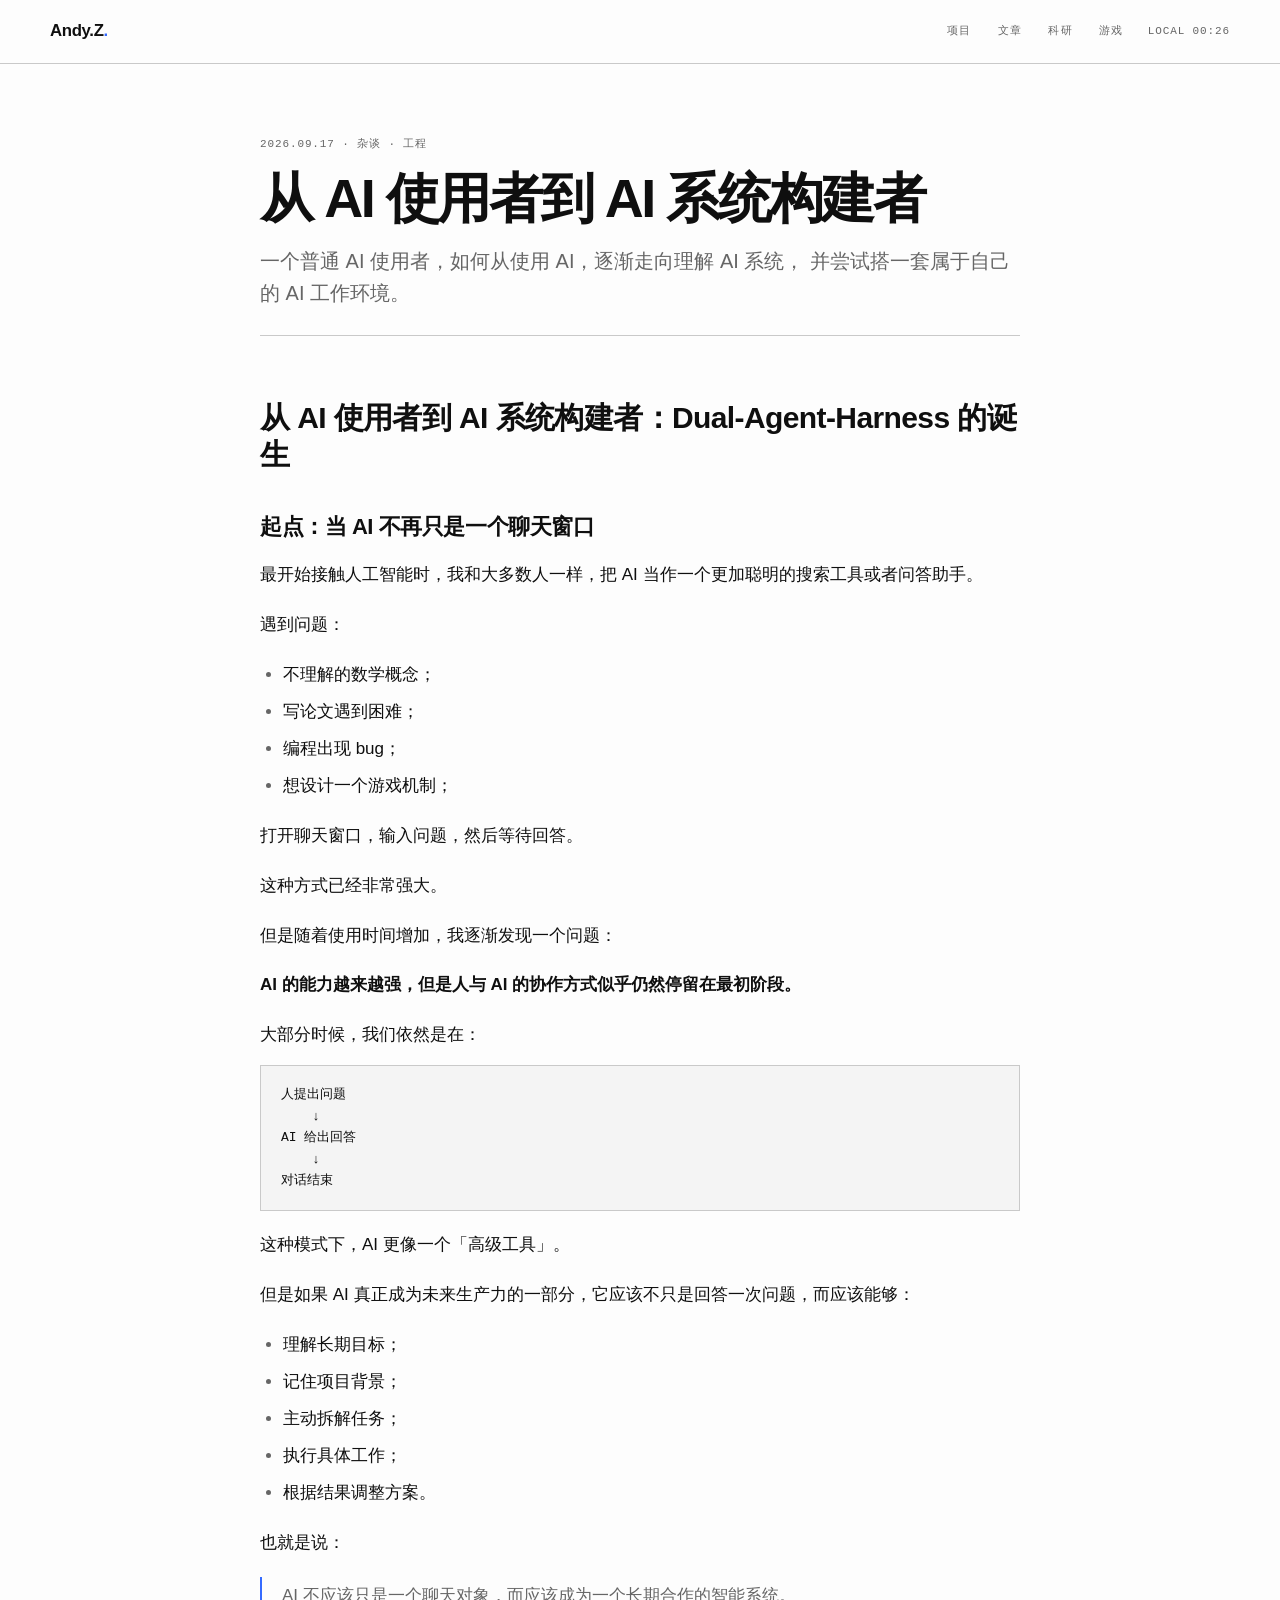
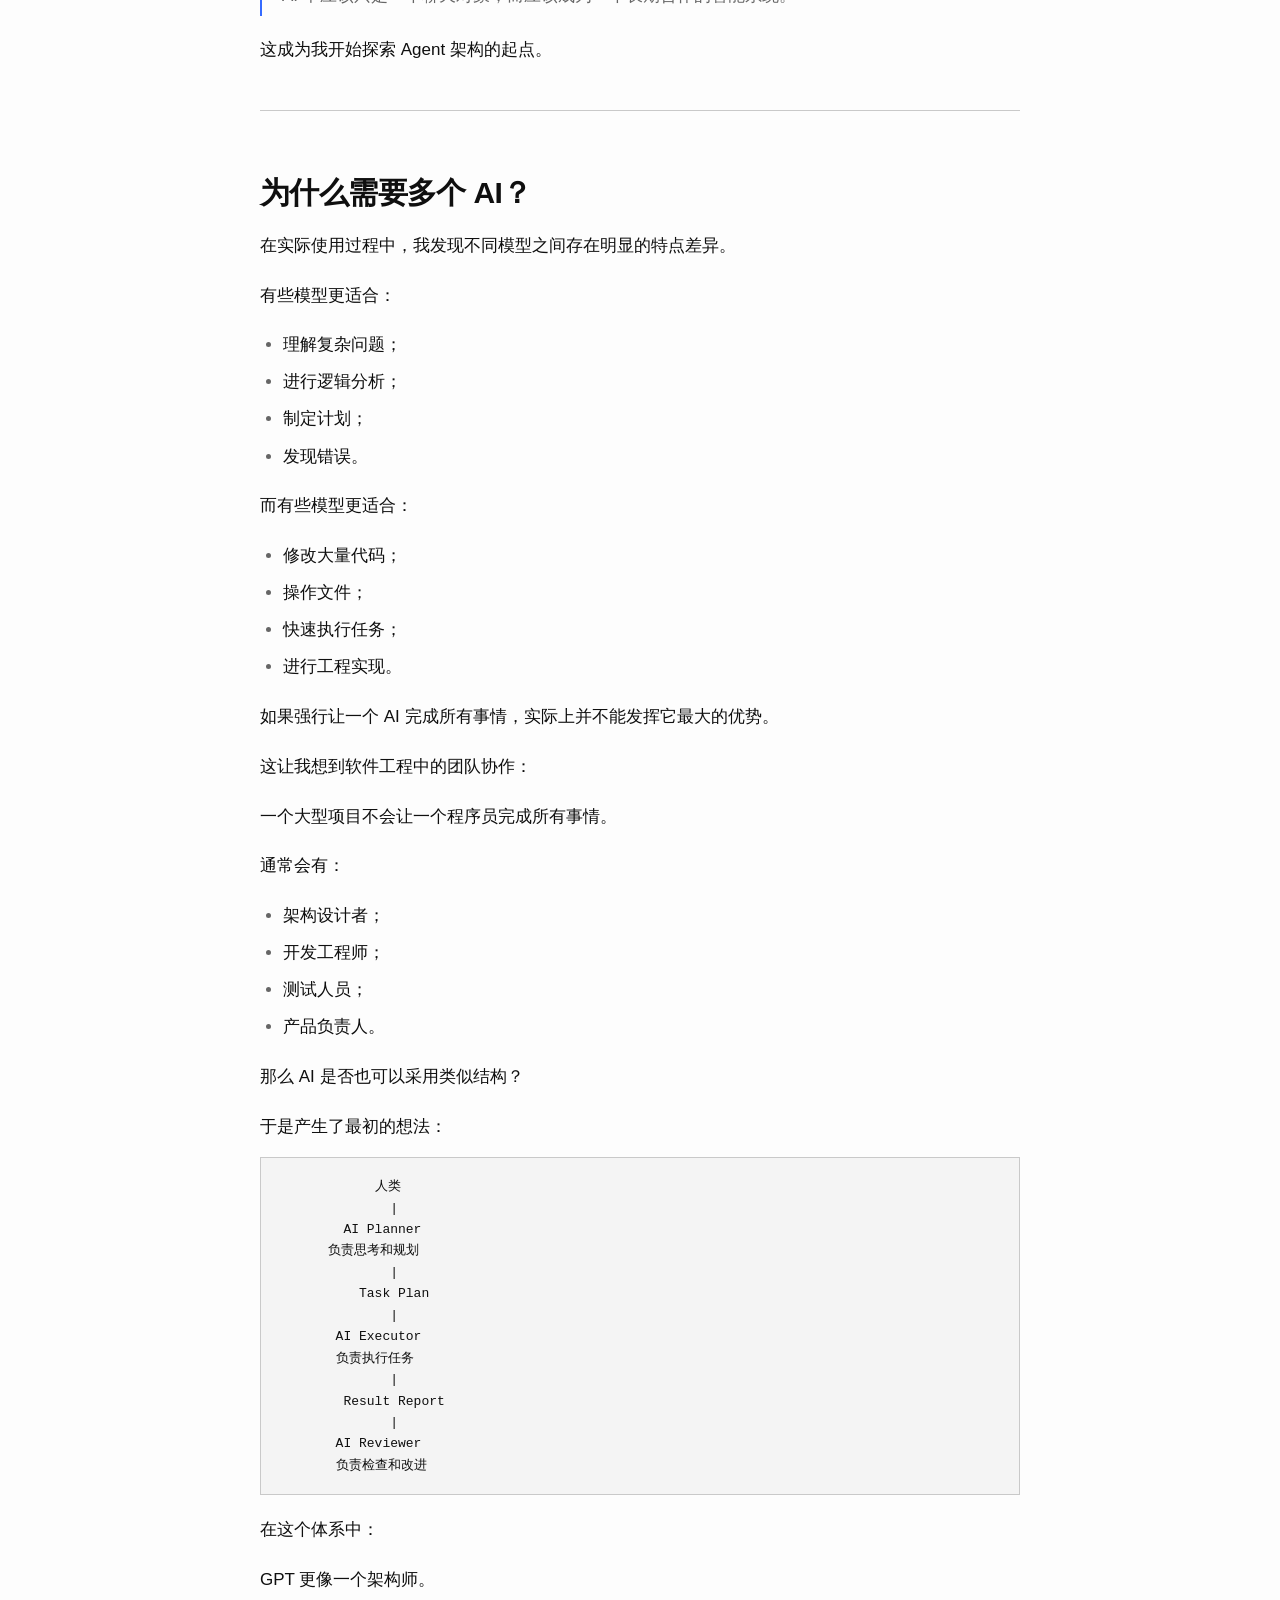
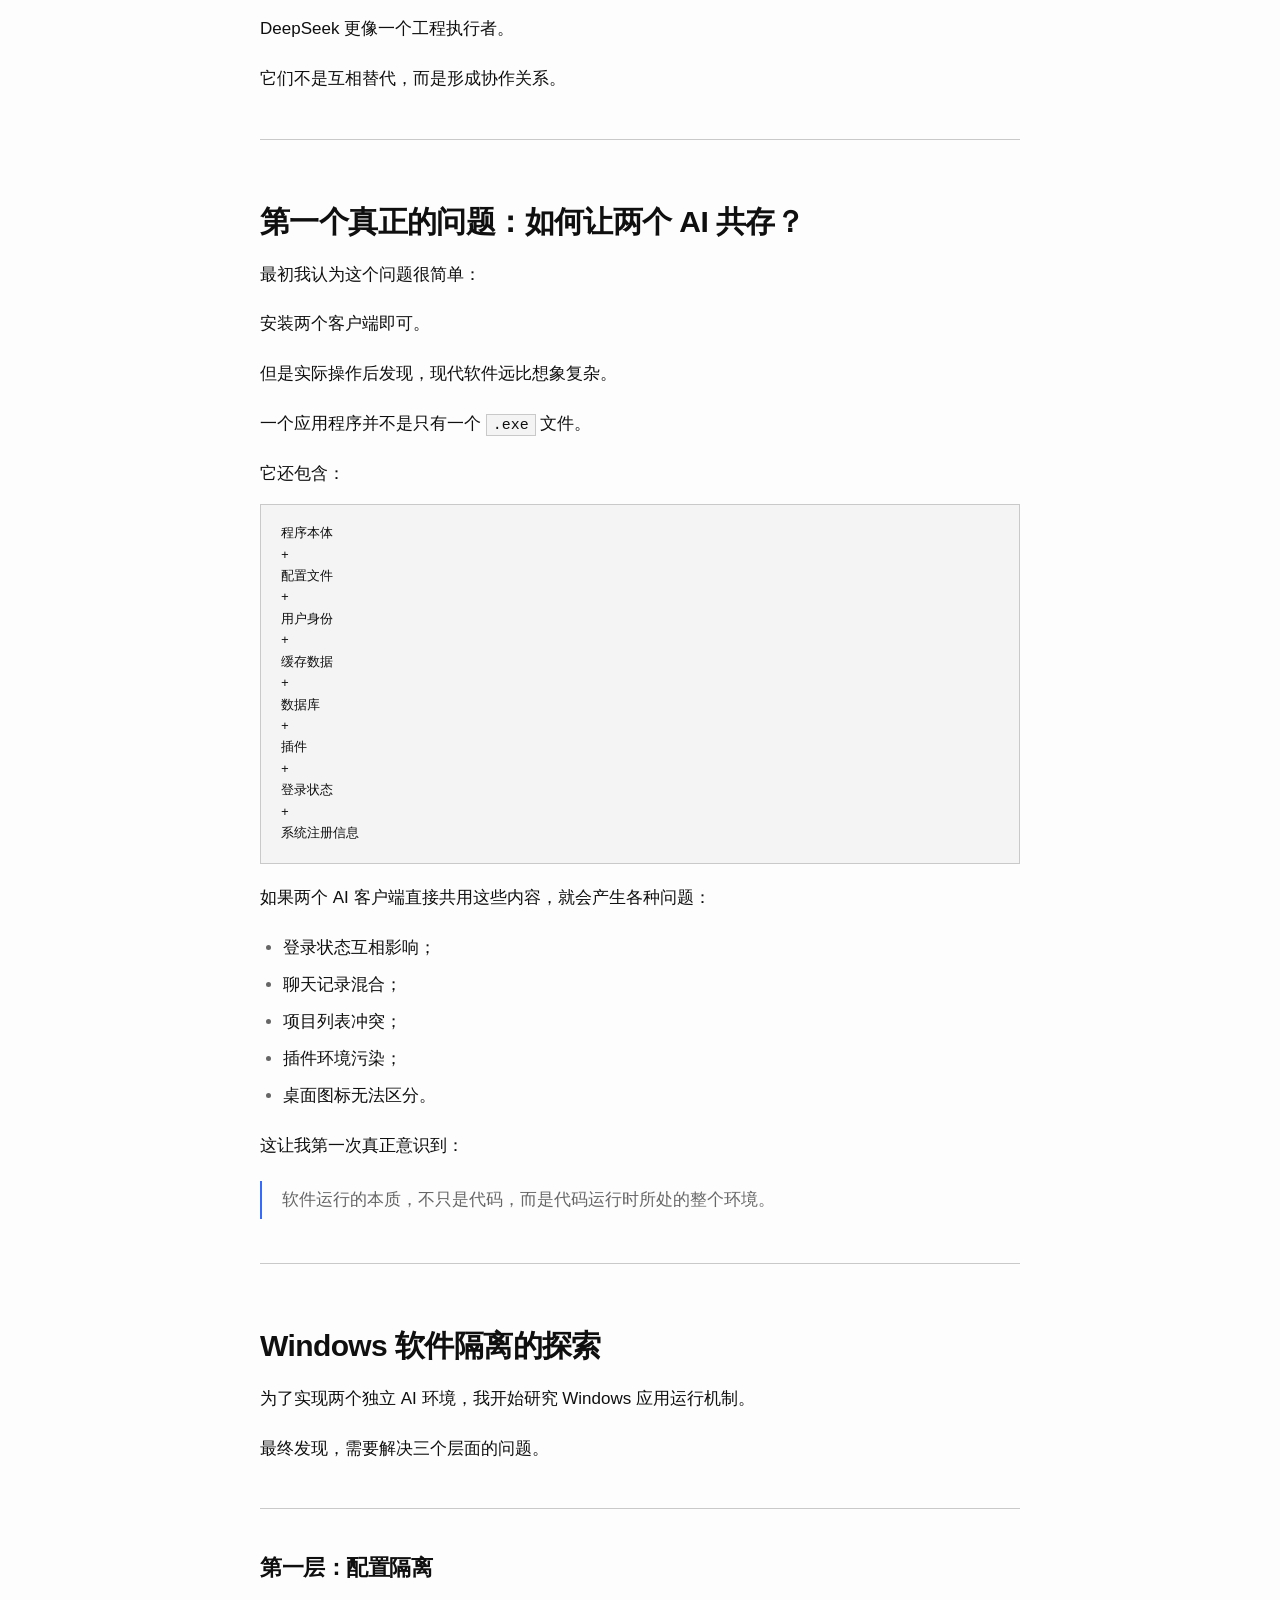
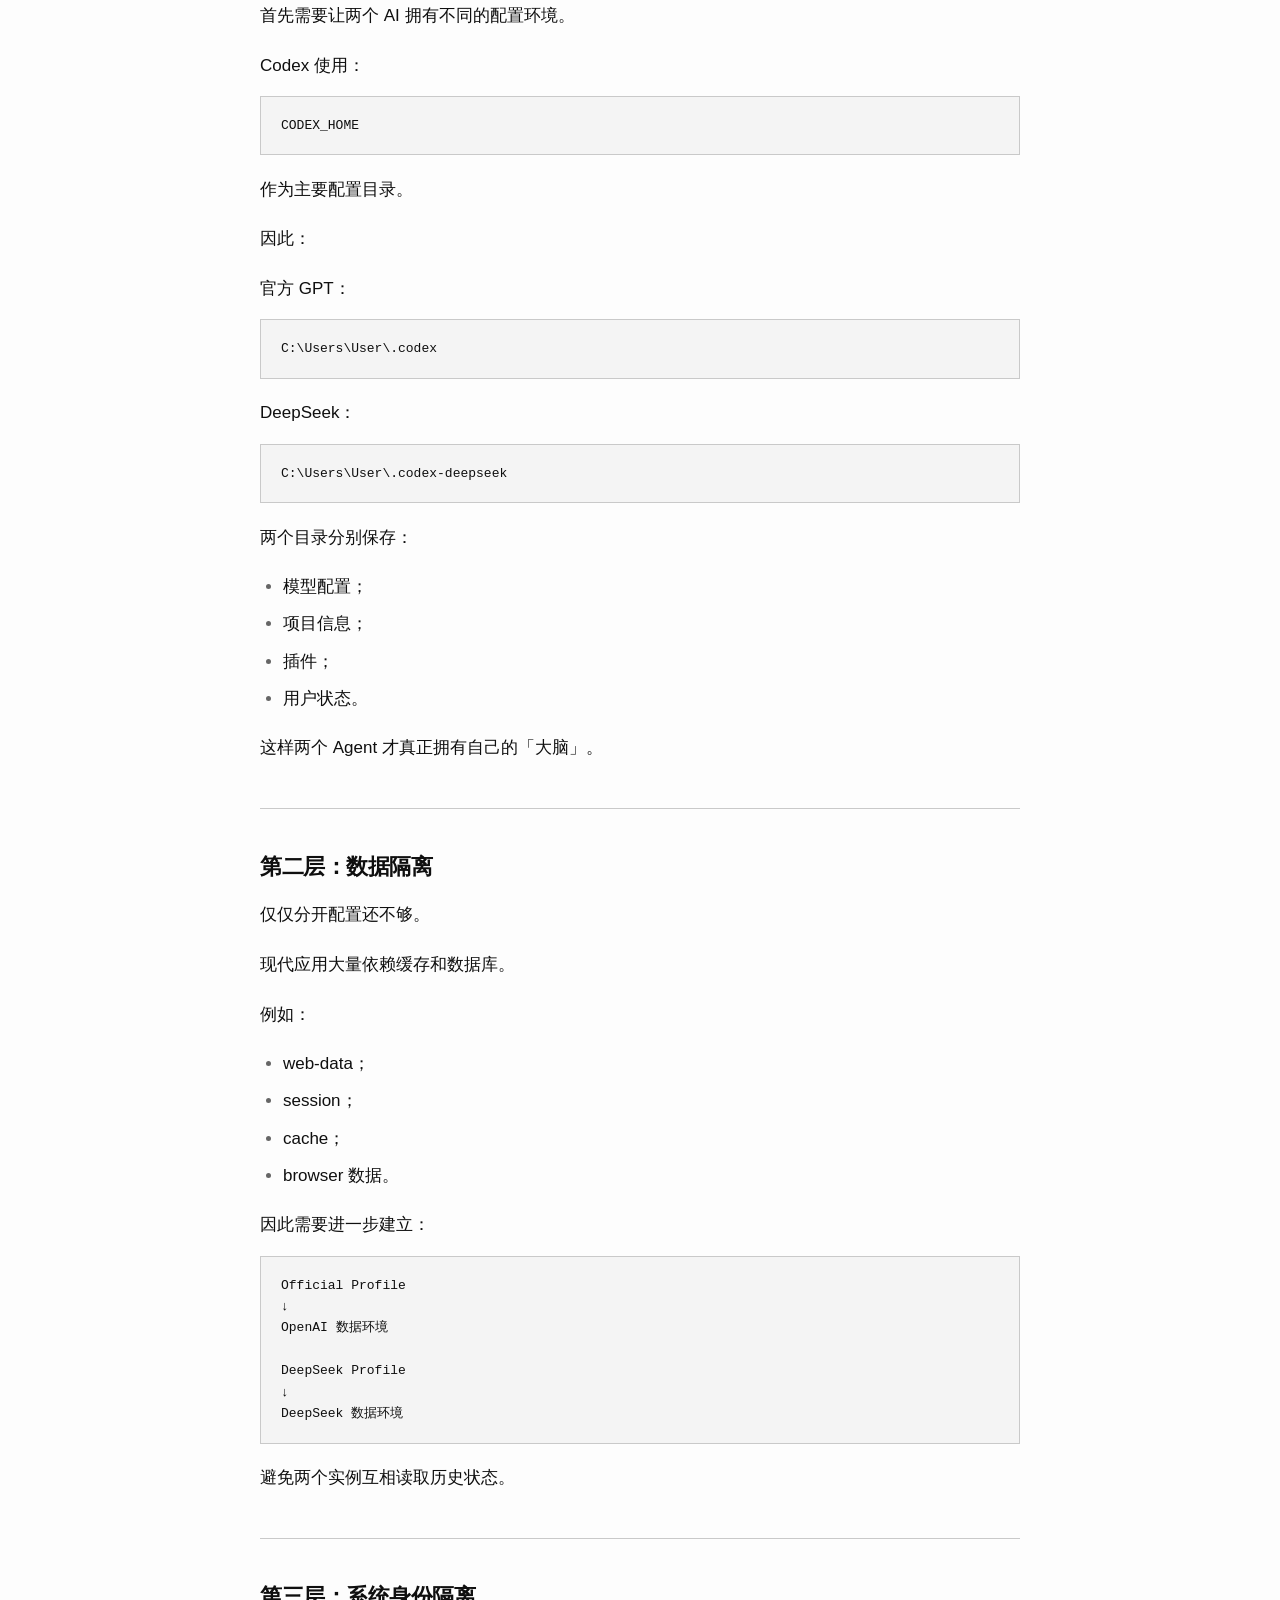
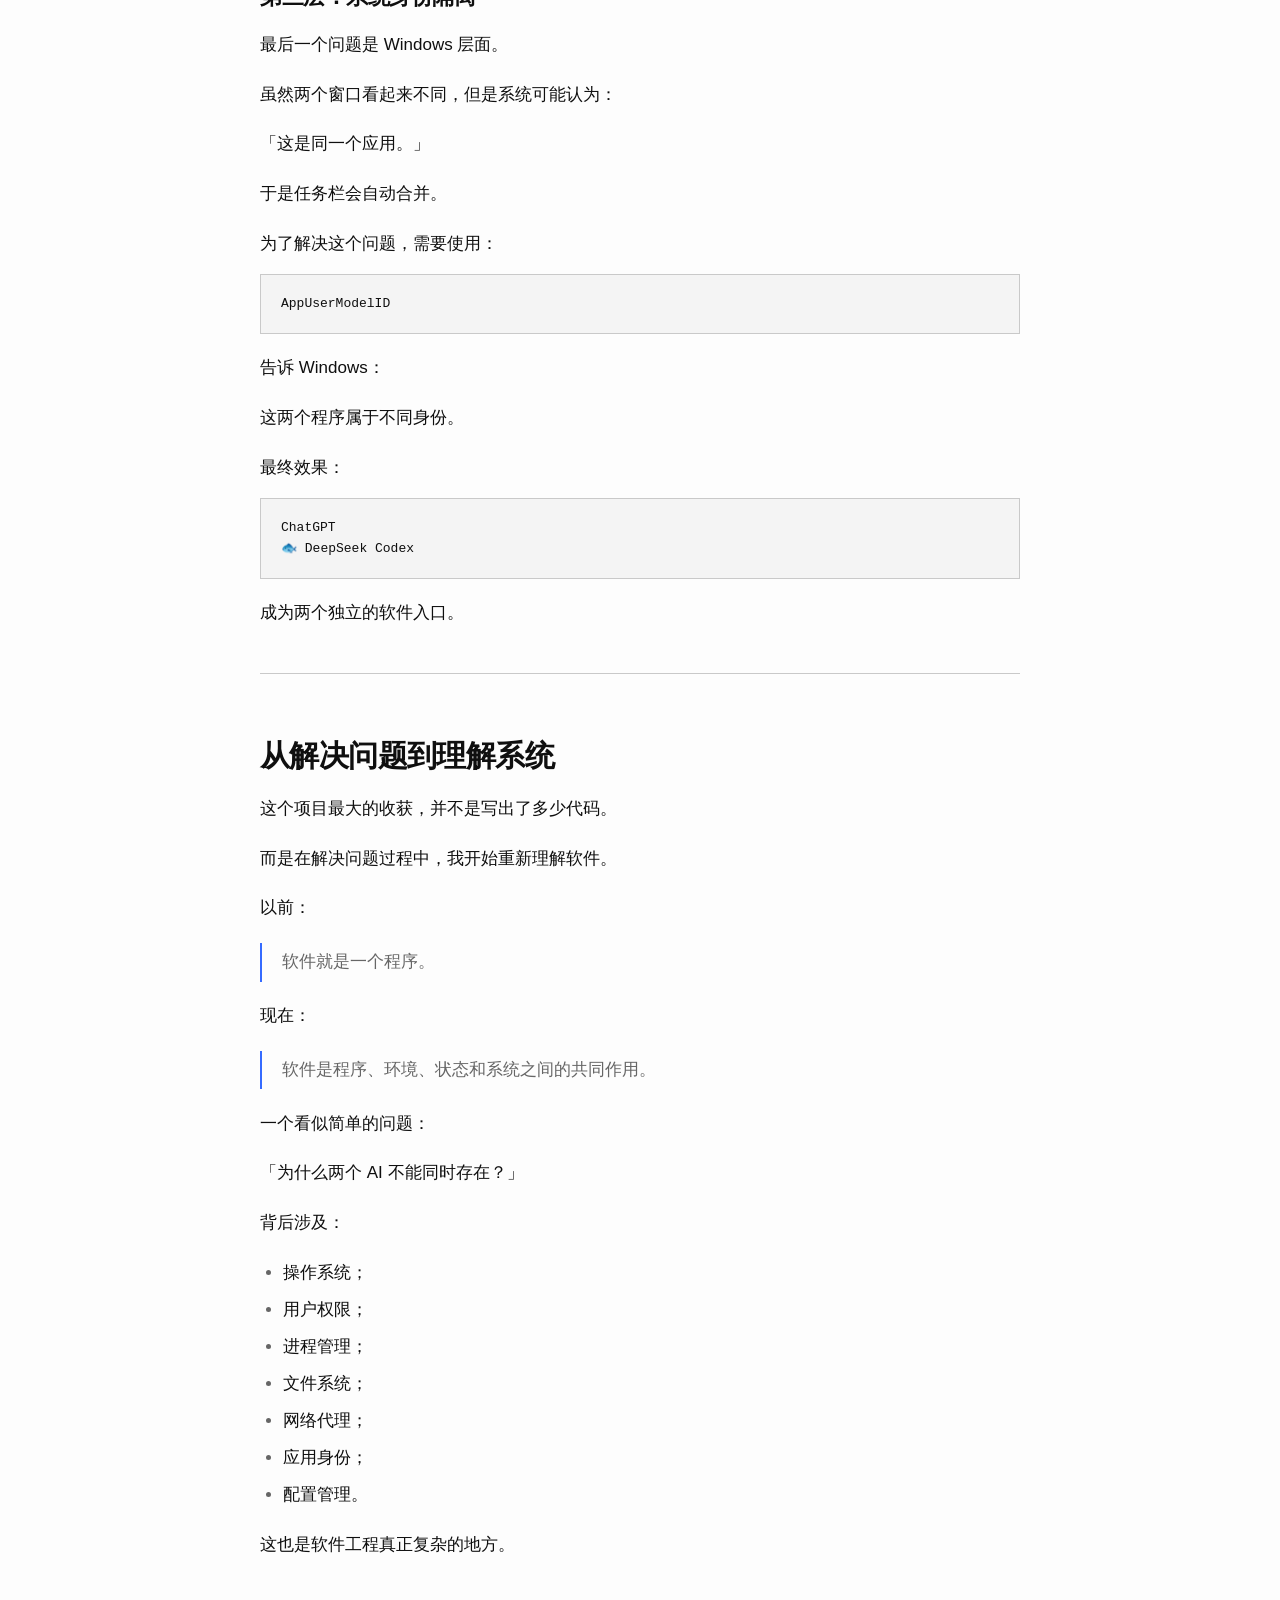
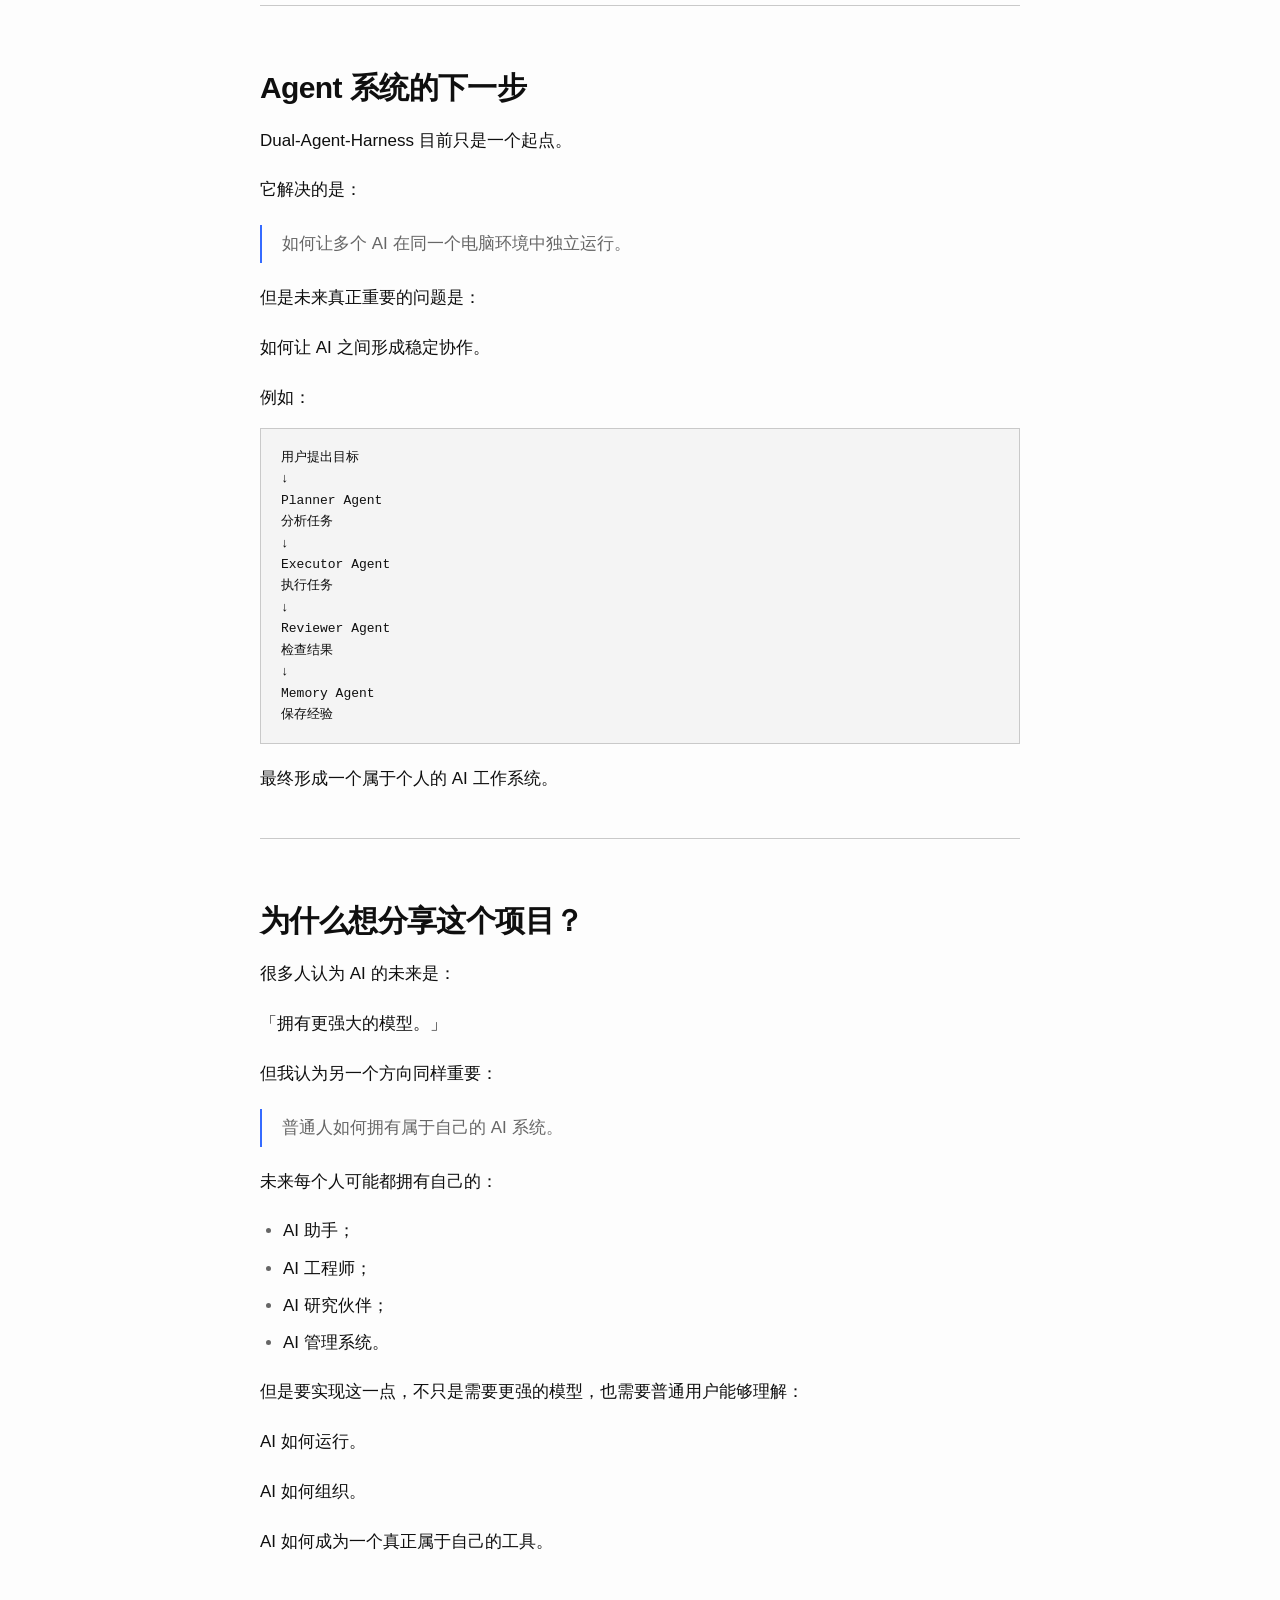
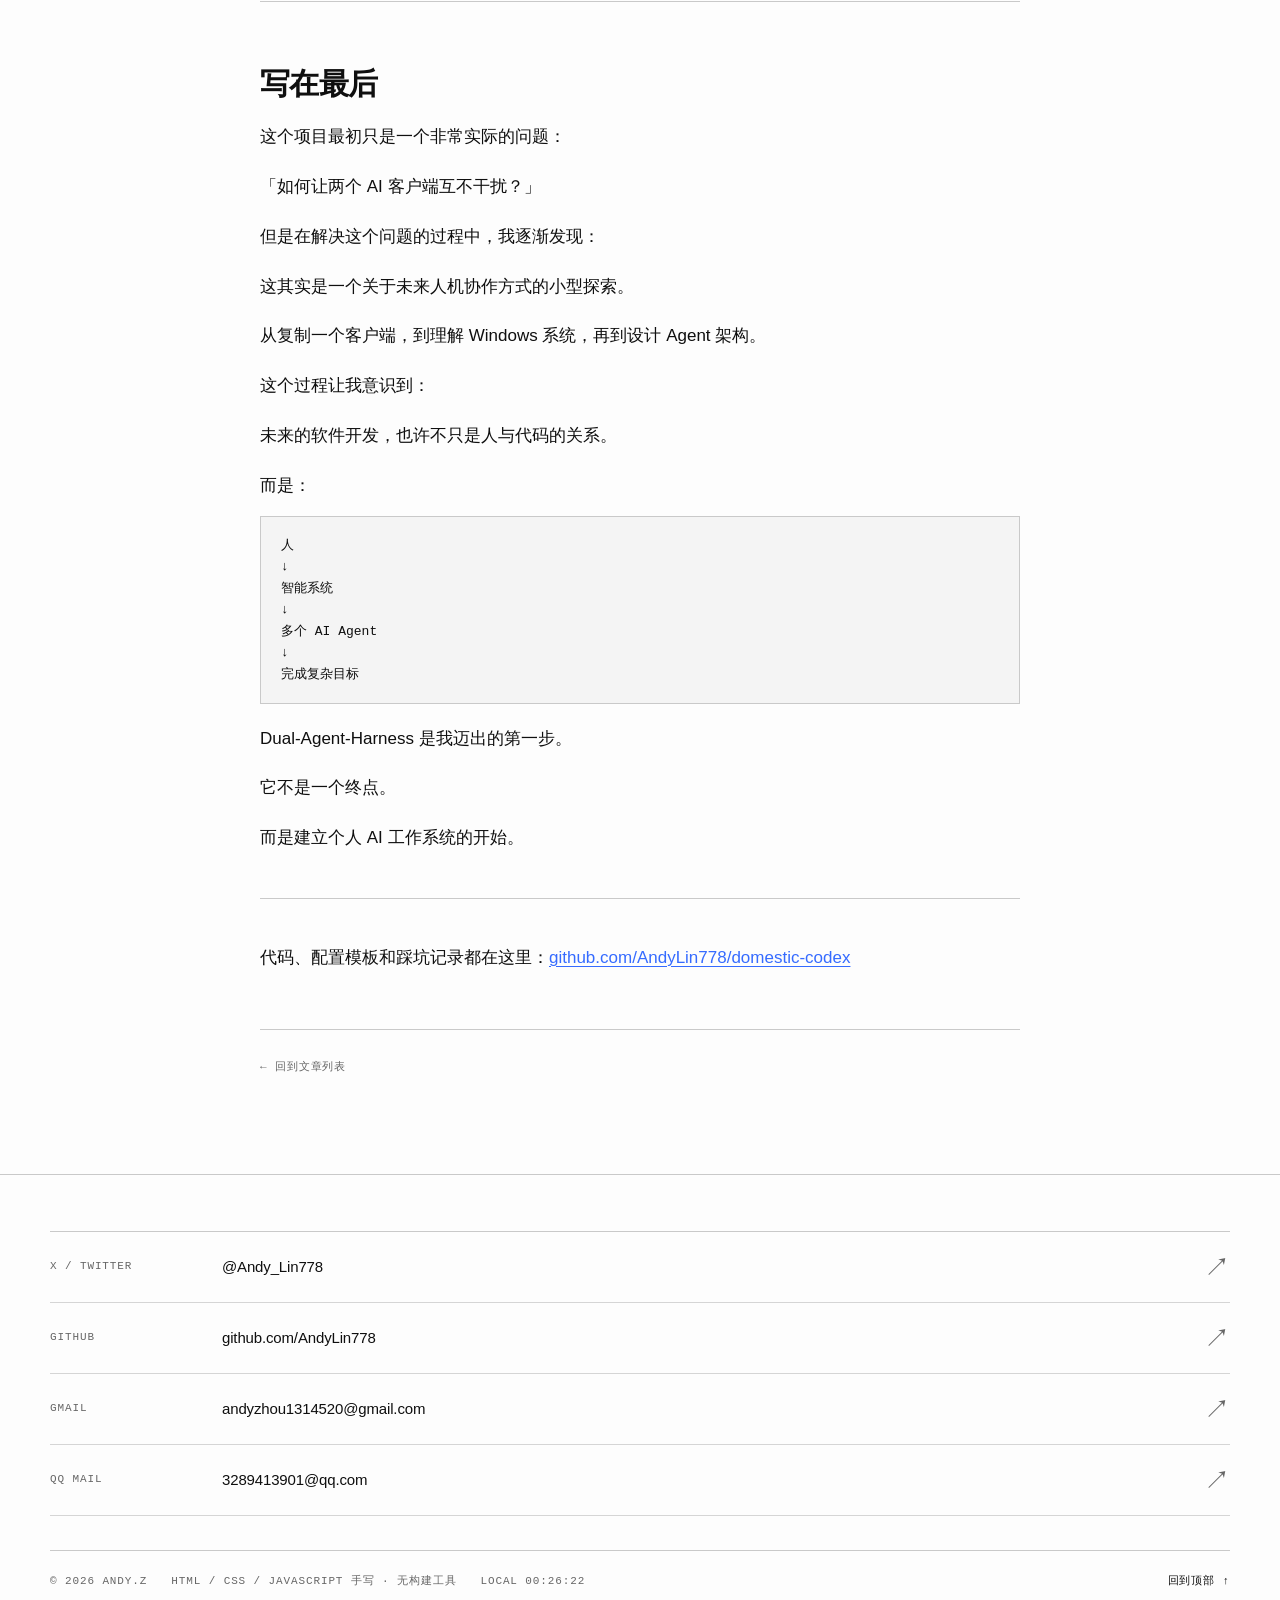
<file: posts/2026-09-17-domestic-codex.html>
<!DOCTYPE html>
<html lang="zh-CN">
<head>
  <meta charset="UTF-8">
  <meta name="viewport" content="width=device-width, initial-scale=1.0">
  <meta name="description" content="从 AI 使用者到 AI 系统构建者 - 一个普通 AI 使用者，如何从使用 AI，逐渐走向理解 AI 系统，并尝试搭一套属于自己的 AI 工作环境">
  <meta name="theme-color" content="#fdfdfd">
  <title>从 AI 使用者到 AI 系统构建者 · Andy.Z</title>
  <link rel="stylesheet" href="../assets/css/style.css">
  <link rel="stylesheet" href="../assets/katex/katex.min.css">

  <script>
    document.documentElement.classList.add("js");
    try {
      if (window.matchMedia("(prefers-reduced-motion: reduce)").matches) {
        document.documentElement.setAttribute("data-reduced", "");
      }
    } catch (error) {
      /* 浏览器不支持 matchMedia 时按正常动效处理 */
    }
  </script>
</head>
<body class="page-post">

  <a class="skip-link mono" href="#article">跳到正文 ↓</a>

  <!-- 顶部导航 -->
  <header class="navbar">
    <div class="shell nav-shell">
      <a href="../index.html" class="brand">
        <span class="brand-name">Andy.Z</span><span class="brand-dot">.</span>
      </a>

      <nav class="nav-links" id="navLinks" aria-label="页面导航">
        <a href="../index.html#work" class="nav-link">项目</a>
        <a href="../index.html#writing" class="nav-link is-active">文章</a>
        <a href="../index.html#research" class="nav-link">科研</a>
        <a href="../index.html#games" class="nav-link">游戏</a>
      </nav>

      <span class="nav-clock mono" id="navClock" aria-hidden="true">LOCAL --:--</span>

      <button class="nav-toggle" id="navToggle" type="button"
              aria-label="切换导航菜单" aria-expanded="false" aria-controls="navLinks">
        <span></span>
        <span></span>
        <span></span>
      </button>
    </div>
  </header>

  <main>
    <article id="article" class="post">
      <div class="post-shell">

        <!-- 文章头部：日期 / 标题 / 导语 -->
        <header class="post-head">
          <p class="post-meta mono">2026.09.17 · 杂谈 · 工程</p>
          <h1 class="post-title">从 AI 使用者到 AI 系统构建者</h1>
          <p class="post-lede">
            一个普通 AI 使用者，如何从使用 AI，逐渐走向理解 AI 系统，
            并尝试搭一套属于自己的 AI 工作环境。
          </p>
        </header>

        <!-- 正文：由 docx 转换而来；.prose-tight 让逐行的短句排得更紧凑 -->
        <div class="prose">
<!-- ARTICLE:START -->
<h2>从 AI 使用者到 AI 系统构建者：Dual-Agent-Harness 的诞生</h2>

<h3>起点：当 AI 不再只是一个聊天窗口</h3>

<p>最开始接触人工智能时，我和大多数人一样，把 AI 当作一个更加聪明的搜索工具或者问答助手。</p>

<p>遇到问题：</p>

<ul><li>不理解的数学概念；</li><li>写论文遇到困难；</li><li>编程出现 bug；</li><li>想设计一个游戏机制；</li></ul>

<p>打开聊天窗口，输入问题，然后等待回答。</p>

<p>这种方式已经非常强大。</p>

<p>但是随着使用时间增加，我逐渐发现一个问题：</p>

<p><strong>AI 的能力越来越强，但是人与 AI 的协作方式似乎仍然停留在最初阶段。</strong></p>

<p>大部分时候，我们依然是在：</p>

<pre><code>人提出问题
    ↓
AI 给出回答
    ↓
对话结束</code></pre>

<p>这种模式下，AI 更像一个「高级工具」。</p>

<p>但是如果 AI 真正成为未来生产力的一部分，它应该不只是回答一次问题，而应该能够：</p>

<ul><li>理解长期目标；</li><li>记住项目背景；</li><li>主动拆解任务；</li><li>执行具体工作；</li><li>根据结果调整方案。</li></ul>

<p>也就是说：</p>

<blockquote><p>AI 不应该只是一个聊天对象，而应该成为一个长期合作的智能系统。</p></blockquote>

<p>这成为我开始探索 Agent 架构的起点。</p>

<hr>

<h2>为什么需要多个 AI？</h2>

<p>在实际使用过程中，我发现不同模型之间存在明显的特点差异。</p>

<p>有些模型更适合：</p>

<ul><li>理解复杂问题；</li><li>进行逻辑分析；</li><li>制定计划；</li><li>发现错误。</li></ul>

<p>而有些模型更适合：</p>

<ul><li>修改大量代码；</li><li>操作文件；</li><li>快速执行任务；</li><li>进行工程实现。</li></ul>

<p>如果强行让一个 AI 完成所有事情，实际上并不能发挥它最大的优势。</p>

<p>这让我想到软件工程中的团队协作：</p>

<p>一个大型项目不会让一个程序员完成所有事情。</p>

<p>通常会有：</p>

<ul><li>架构设计者；</li><li>开发工程师；</li><li>测试人员；</li><li>产品负责人。</li></ul>

<p>那么 AI 是否也可以采用类似结构？</p>

<p>于是产生了最初的想法：</p>

<pre><code>            人类
              |
        AI Planner
      负责思考和规划
              |
          Task Plan
              |
       AI Executor
       负责执行任务
              |
        Result Report
              |
       AI Reviewer
       负责检查和改进</code></pre>

<p>在这个体系中：</p>

<p>GPT 更像一个架构师。</p>

<p>DeepSeek 更像一个工程执行者。</p>

<p>它们不是互相替代，而是形成协作关系。</p>

<hr>

<h2>第一个真正的问题：如何让两个 AI 共存？</h2>

<p>最初我认为这个问题很简单：</p>

<p>安装两个客户端即可。</p>

<p>但是实际操作后发现，现代软件远比想象复杂。</p>

<p>一个应用程序并不是只有一个 <code>.exe</code> 文件。</p>

<p>它还包含：</p>

<pre><code>程序本体
+
配置文件
+
用户身份
+
缓存数据
+
数据库
+
插件
+
登录状态
+
系统注册信息</code></pre>

<p>如果两个 AI 客户端直接共用这些内容，就会产生各种问题：</p>

<ul><li>登录状态互相影响；</li><li>聊天记录混合；</li><li>项目列表冲突；</li><li>插件环境污染；</li><li>桌面图标无法区分。</li></ul>

<p>这让我第一次真正意识到：</p>

<blockquote><p>软件运行的本质，不只是代码，而是代码运行时所处的整个环境。</p></blockquote>

<hr>

<h2>Windows 软件隔离的探索</h2>

<p>为了实现两个独立 AI 环境，我开始研究 Windows 应用运行机制。</p>

<p>最终发现，需要解决三个层面的问题。</p>

<hr>

<h3>第一层：配置隔离</h3>

<p>首先需要让两个 AI 拥有不同的配置环境。</p>

<p>Codex 使用：</p>

<pre><code>CODEX_HOME</code></pre>

<p>作为主要配置目录。</p>

<p>因此：</p>

<p>官方 GPT：</p>

<pre><code>C:\Users\User\.codex</code></pre>

<p>DeepSeek：</p>

<pre><code>C:\Users\User\.codex-deepseek</code></pre>

<p>两个目录分别保存：</p>

<ul><li>模型配置；</li><li>项目信息；</li><li>插件；</li><li>用户状态。</li></ul>

<p>这样两个 Agent 才真正拥有自己的「大脑」。</p>

<hr>

<h3>第二层：数据隔离</h3>

<p>仅仅分开配置还不够。</p>

<p>现代应用大量依赖缓存和数据库。</p>

<p>例如：</p>

<ul><li>web-data；</li><li>session；</li><li>cache；</li><li>browser 数据。</li></ul>

<p>因此需要进一步建立：</p>

<pre><code>Official Profile
↓
OpenAI 数据环境

DeepSeek Profile
↓
DeepSeek 数据环境</code></pre>

<p>避免两个实例互相读取历史状态。</p>

<hr>

<h3>第三层：系统身份隔离</h3>

<p>最后一个问题是 Windows 层面。</p>

<p>虽然两个窗口看起来不同，但是系统可能认为：</p>

<p>「这是同一个应用。」</p>

<p>于是任务栏会自动合并。</p>

<p>为了解决这个问题，需要使用：</p>

<pre><code>AppUserModelID</code></pre>

<p>告诉 Windows：</p>

<p>这两个程序属于不同身份。</p>

<p>最终效果：</p>

<pre><code>ChatGPT
🐟 DeepSeek Codex</code></pre>

<p>成为两个独立的软件入口。</p>

<hr>

<h2>从解决问题到理解系统</h2>

<p>这个项目最大的收获，并不是写出了多少代码。</p>

<p>而是在解决问题过程中，我开始重新理解软件。</p>

<p>以前：</p>

<blockquote><p>软件就是一个程序。</p></blockquote>

<p>现在：</p>

<blockquote><p>软件是程序、环境、状态和系统之间的共同作用。</p></blockquote>

<p>一个看似简单的问题：</p>

<p>「为什么两个 AI 不能同时存在？」</p>

<p>背后涉及：</p>

<ul><li>操作系统；</li><li>用户权限；</li><li>进程管理；</li><li>文件系统；</li><li>网络代理；</li><li>应用身份；</li><li>配置管理。</li></ul>

<p>这也是软件工程真正复杂的地方。</p>

<hr>

<h2>Agent 系统的下一步</h2>

<p>Dual-Agent-Harness 目前只是一个起点。</p>

<p>它解决的是：</p>

<blockquote><p>如何让多个 AI 在同一个电脑环境中独立运行。</p></blockquote>

<p>但是未来真正重要的问题是：</p>

<p>如何让 AI 之间形成稳定协作。</p>

<p>例如：</p>

<pre><code>用户提出目标
↓
Planner Agent
分析任务
↓
Executor Agent
执行任务
↓
Reviewer Agent
检查结果
↓
Memory Agent
保存经验</code></pre>

<p>最终形成一个属于个人的 AI 工作系统。</p>

<hr>

<h2>为什么想分享这个项目？</h2>

<p>很多人认为 AI 的未来是：</p>

<p>「拥有更强大的模型。」</p>

<p>但我认为另一个方向同样重要：</p>

<blockquote><p>普通人如何拥有属于自己的 AI 系统。</p></blockquote>

<p>未来每个人可能都拥有自己的：</p>

<ul><li>AI 助手；</li><li>AI 工程师；</li><li>AI 研究伙伴；</li><li>AI 管理系统。</li></ul>

<p>但是要实现这一点，不只是需要更强的模型，也需要普通用户能够理解：</p>

<p>AI 如何运行。</p>

<p>AI 如何组织。</p>

<p>AI 如何成为一个真正属于自己的工具。</p>

<hr>

<h2>写在最后</h2>

<p>这个项目最初只是一个非常实际的问题：</p>

<p>「如何让两个 AI 客户端互不干扰？」</p>

<p>但是在解决这个问题的过程中，我逐渐发现：</p>

<p>这其实是一个关于未来人机协作方式的小型探索。</p>

<p>从复制一个客户端，到理解 Windows 系统，再到设计 Agent 架构。</p>

<p>这个过程让我意识到：</p>

<p>未来的软件开发，也许不只是人与代码的关系。</p>

<p>而是：</p>

<pre><code>人
↓
智能系统
↓
多个 AI Agent
↓
完成复杂目标</code></pre>

<p>Dual-Agent-Harness 是我迈出的第一步。</p>

<p>它不是一个终点。</p>

<p>而是建立个人 AI 工作系统的开始。</p>

<hr>

<p>代码、配置模板和踩坑记录都在这里：<a href="https://github.com/AndyLin778/domestic-codex" target="_blank" rel="noopener">github.com/AndyLin778/domestic-codex</a></p>
<!-- ARTICLE:END -->
        </div>

        <footer class="post-foot">
          <a class="post-back mono" href="../index.html#writing">← 回到文章列表</a>
        </footer>

      </div>
    </article>
  </main>

  <footer class="site-footer">
    <div class="shell">

      <div class="contact-list footer-contact">
        <a class="contact-row reveal" href="https://x.com/Andy_Lin778" target="_blank" rel="noopener">
          <span class="contact-label mono">X / TWITTER</span>
          <span class="contact-value">@Andy_Lin778</span>
          <span class="row-arrow" aria-hidden="true">↗</span>
        </a>
        <a class="contact-row reveal" href="https://github.com/AndyLin778" target="_blank" rel="noopener">
          <span class="contact-label mono">GITHUB</span>
          <span class="contact-value">github.com/AndyLin778</span>
          <span class="row-arrow" aria-hidden="true">↗</span>
        </a>
        <a class="contact-row reveal" href="mailto:andyzhou1314520@gmail.com">
          <span class="contact-label mono">GMAIL</span>
          <span class="contact-value">andyzhou1314520@gmail.com</span>
          <span class="row-arrow" aria-hidden="true">↗</span>
        </a>
        <a class="contact-row reveal" href="mailto:3289413901@qq.com">
          <span class="contact-label mono">QQ MAIL</span>
          <span class="contact-value">3289413901@qq.com</span>
          <span class="row-arrow" aria-hidden="true">↗</span>
        </a>
      </div>

      <div class="footer-shell mono">
        <span>© <span id="year">2026</span> Andy.Z</span>
        <span class="footer-note">HTML / CSS / JavaScript 手写 · 无构建工具</span>
        <span id="footerClock">LOCAL --:--:--</span>
        <a href="#article" class="footer-top">回到顶部 ↑</a>
      </div>

    </div>
  </footer>

  <script src="../assets/js/script.js"></script>
  <script src="../assets/katex/katex.min.js"></script>
  <script src="../assets/katex/contrib/auto-render.min.js"></script>
  <script>
    // 数学公式渲染：$$...$$ 与 \[...\] 为独立公式行，\(...\) 为行内公式
    if (window.renderMathInElement) {
      renderMathInElement(document.body, {
        delimiters: [
          { left: "$$", right: "$$", display: true },
          { left: "\\[", right: "\\]", display: true },
          { left: "\\(", right: "\\)", display: false }
        ],
        ignoredTags: ["script", "noscript", "style", "textarea", "pre", "code", "option"],
        throwOnError: false
      });
    }
  </script>
</body>
</html>
</file>
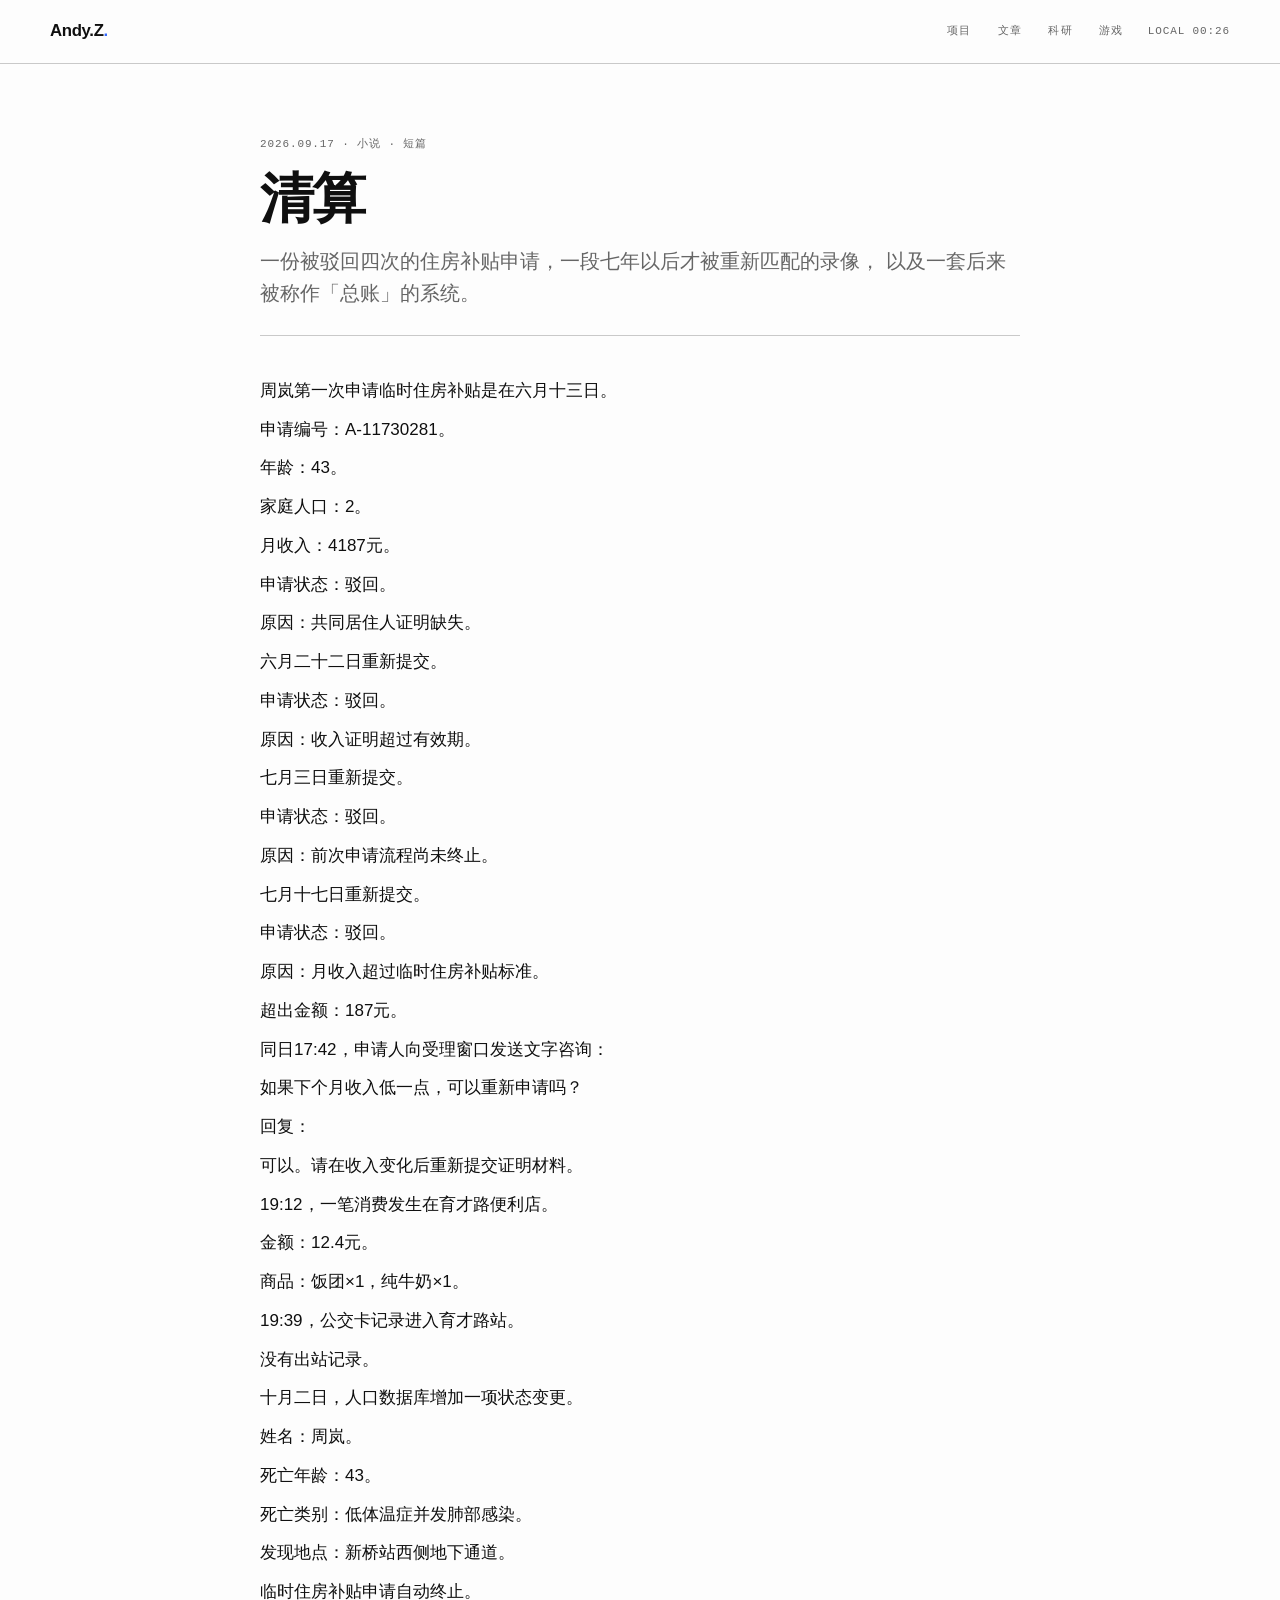
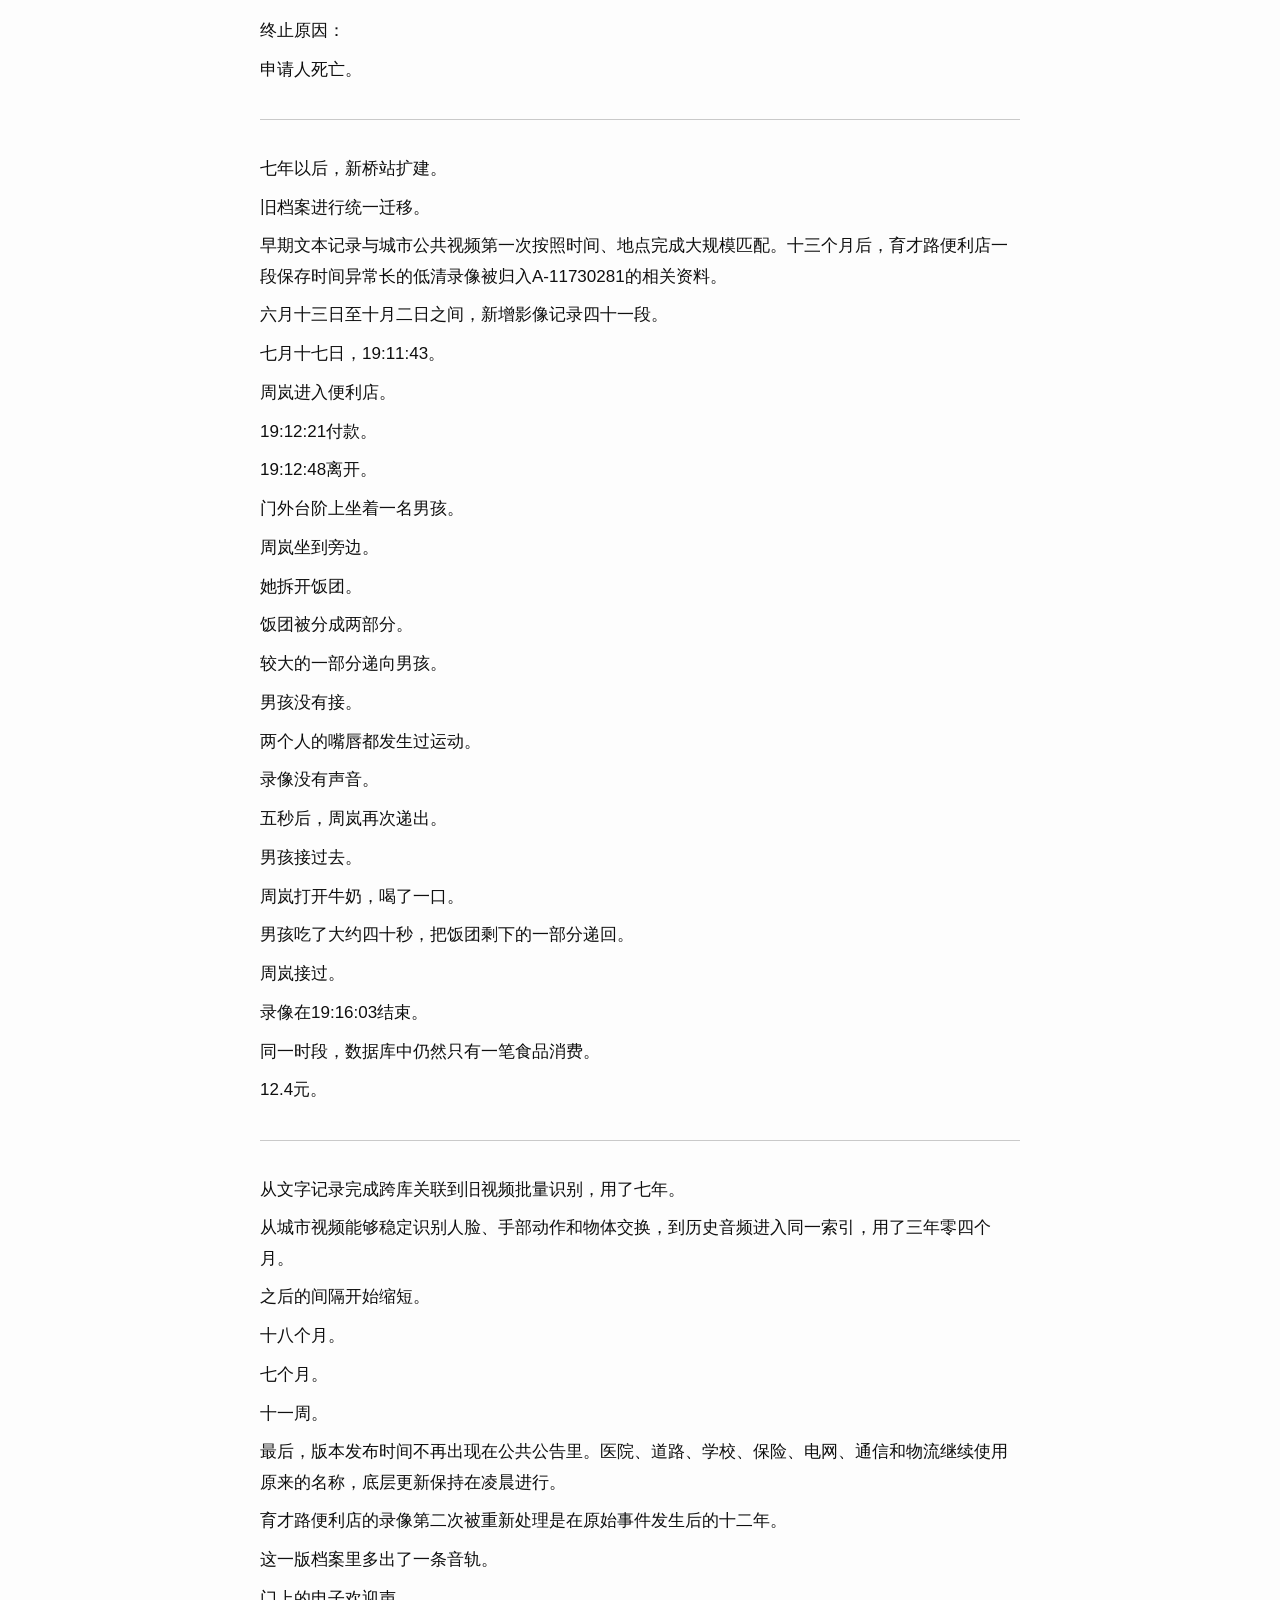
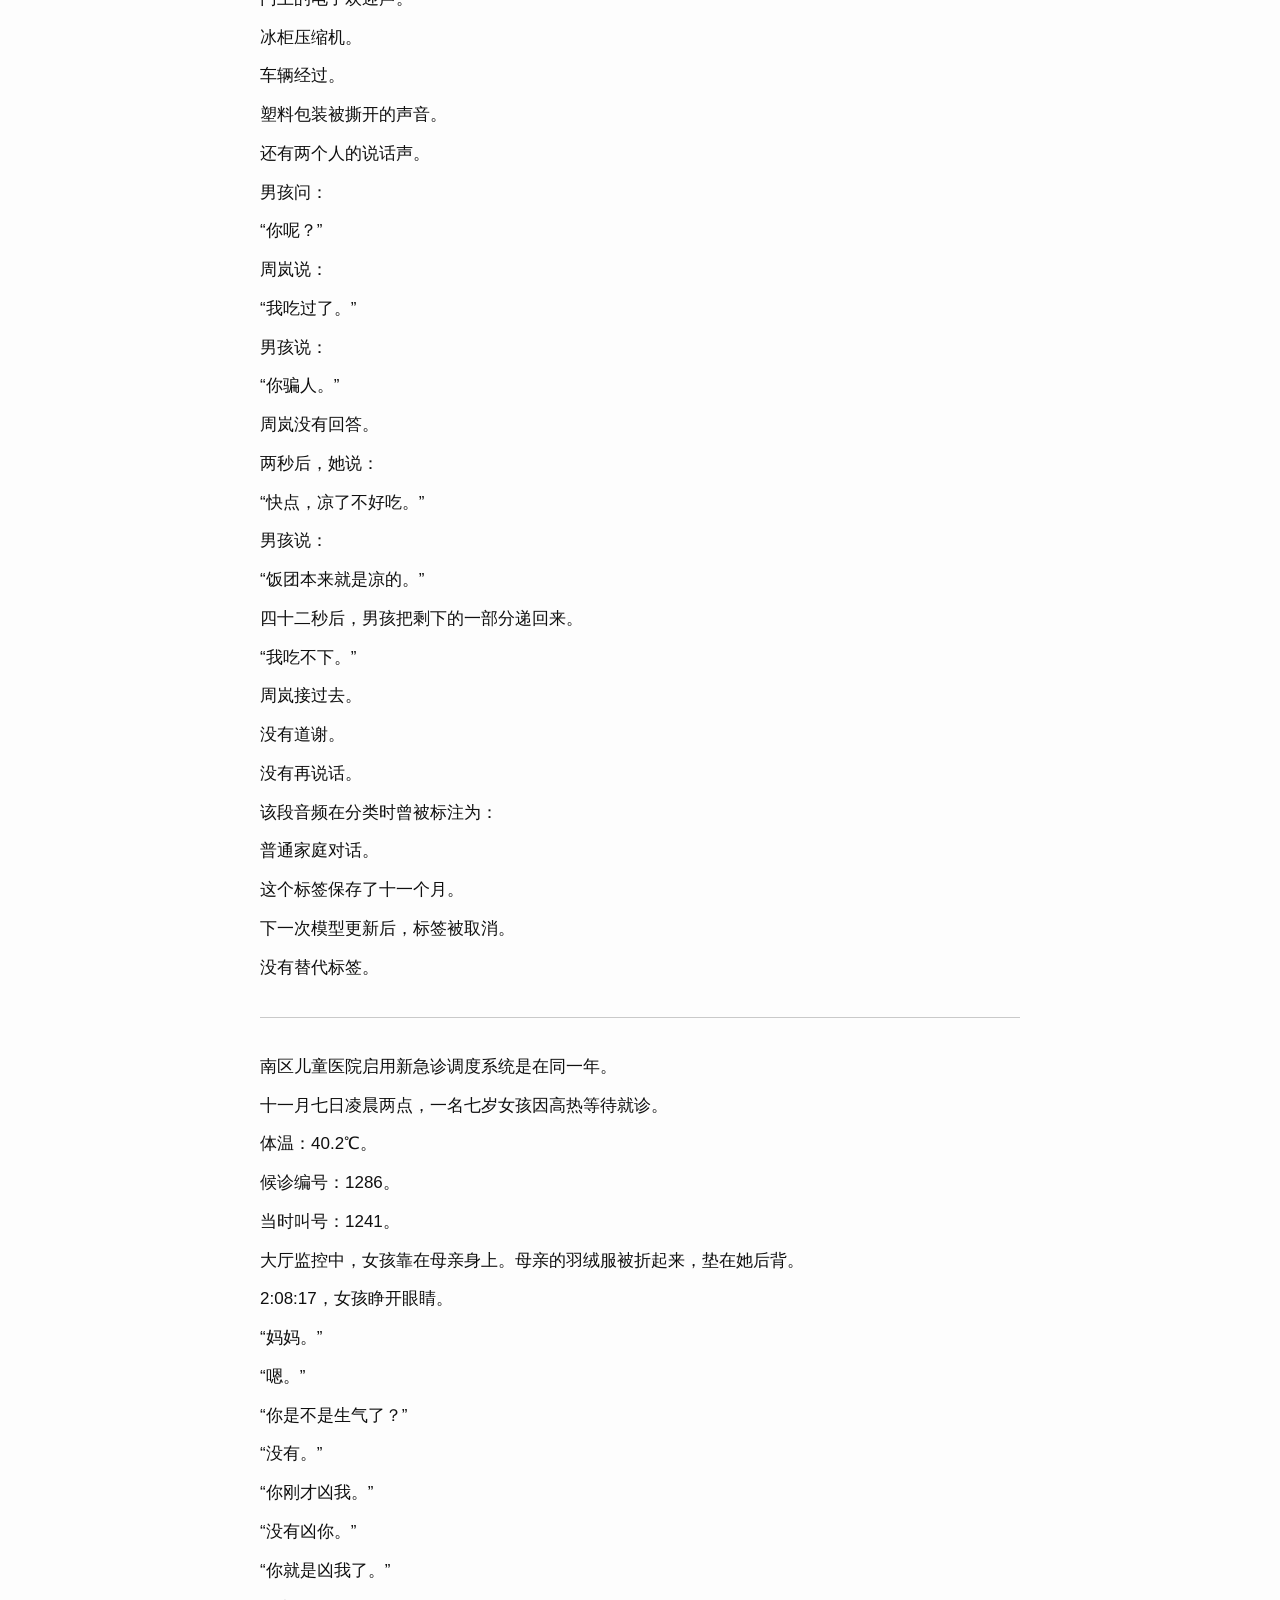
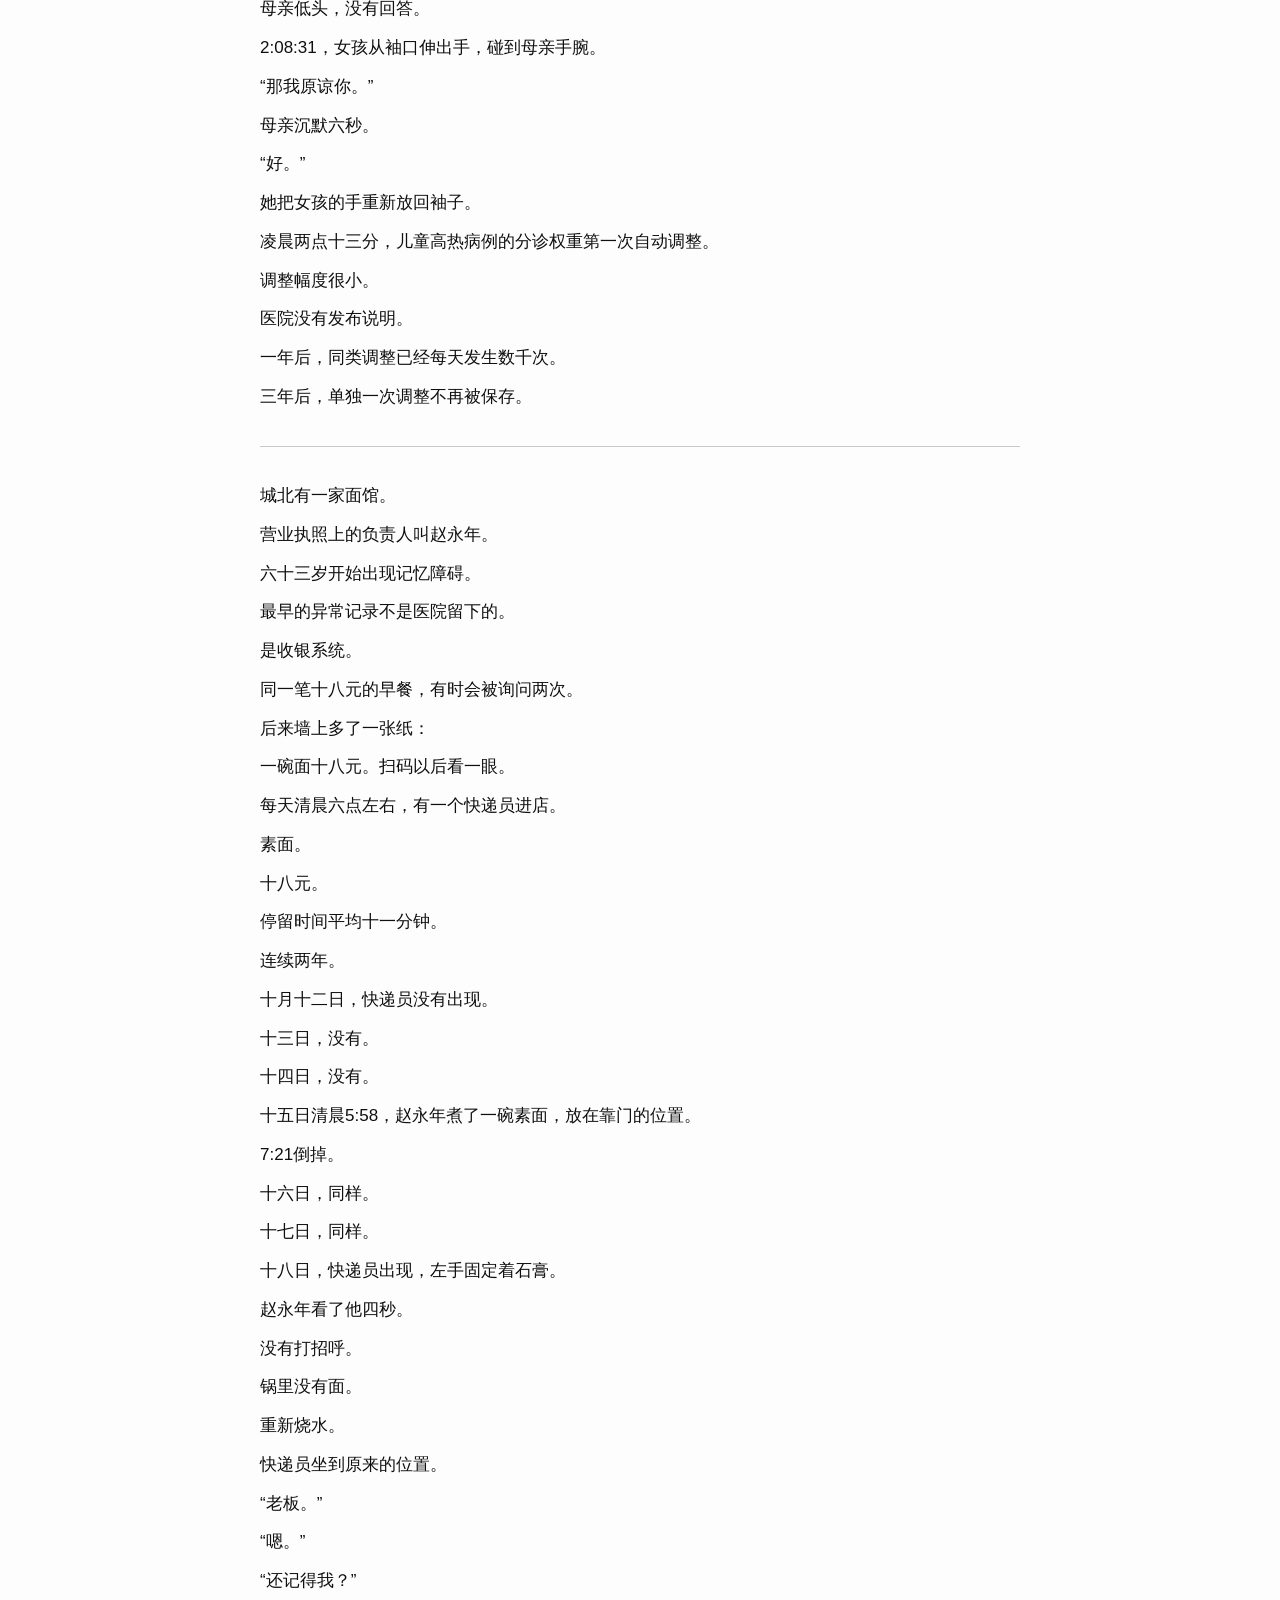
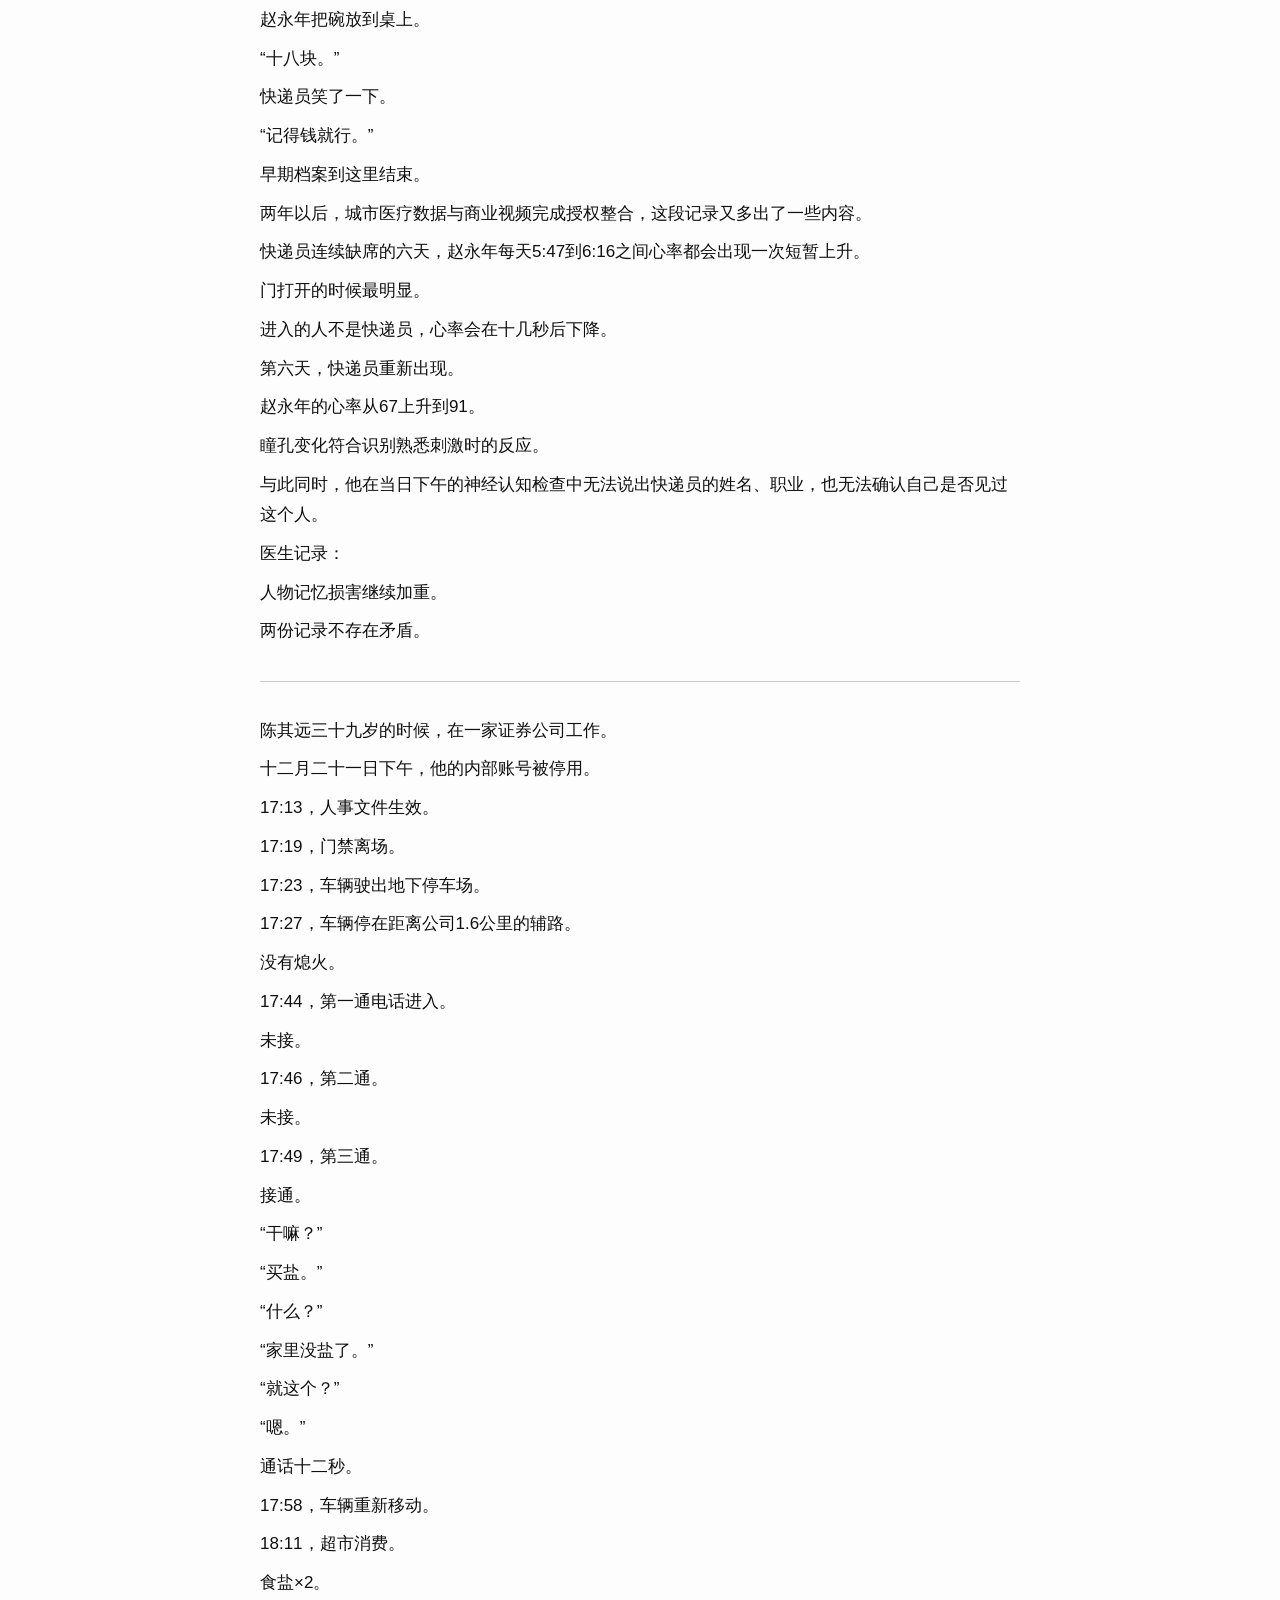
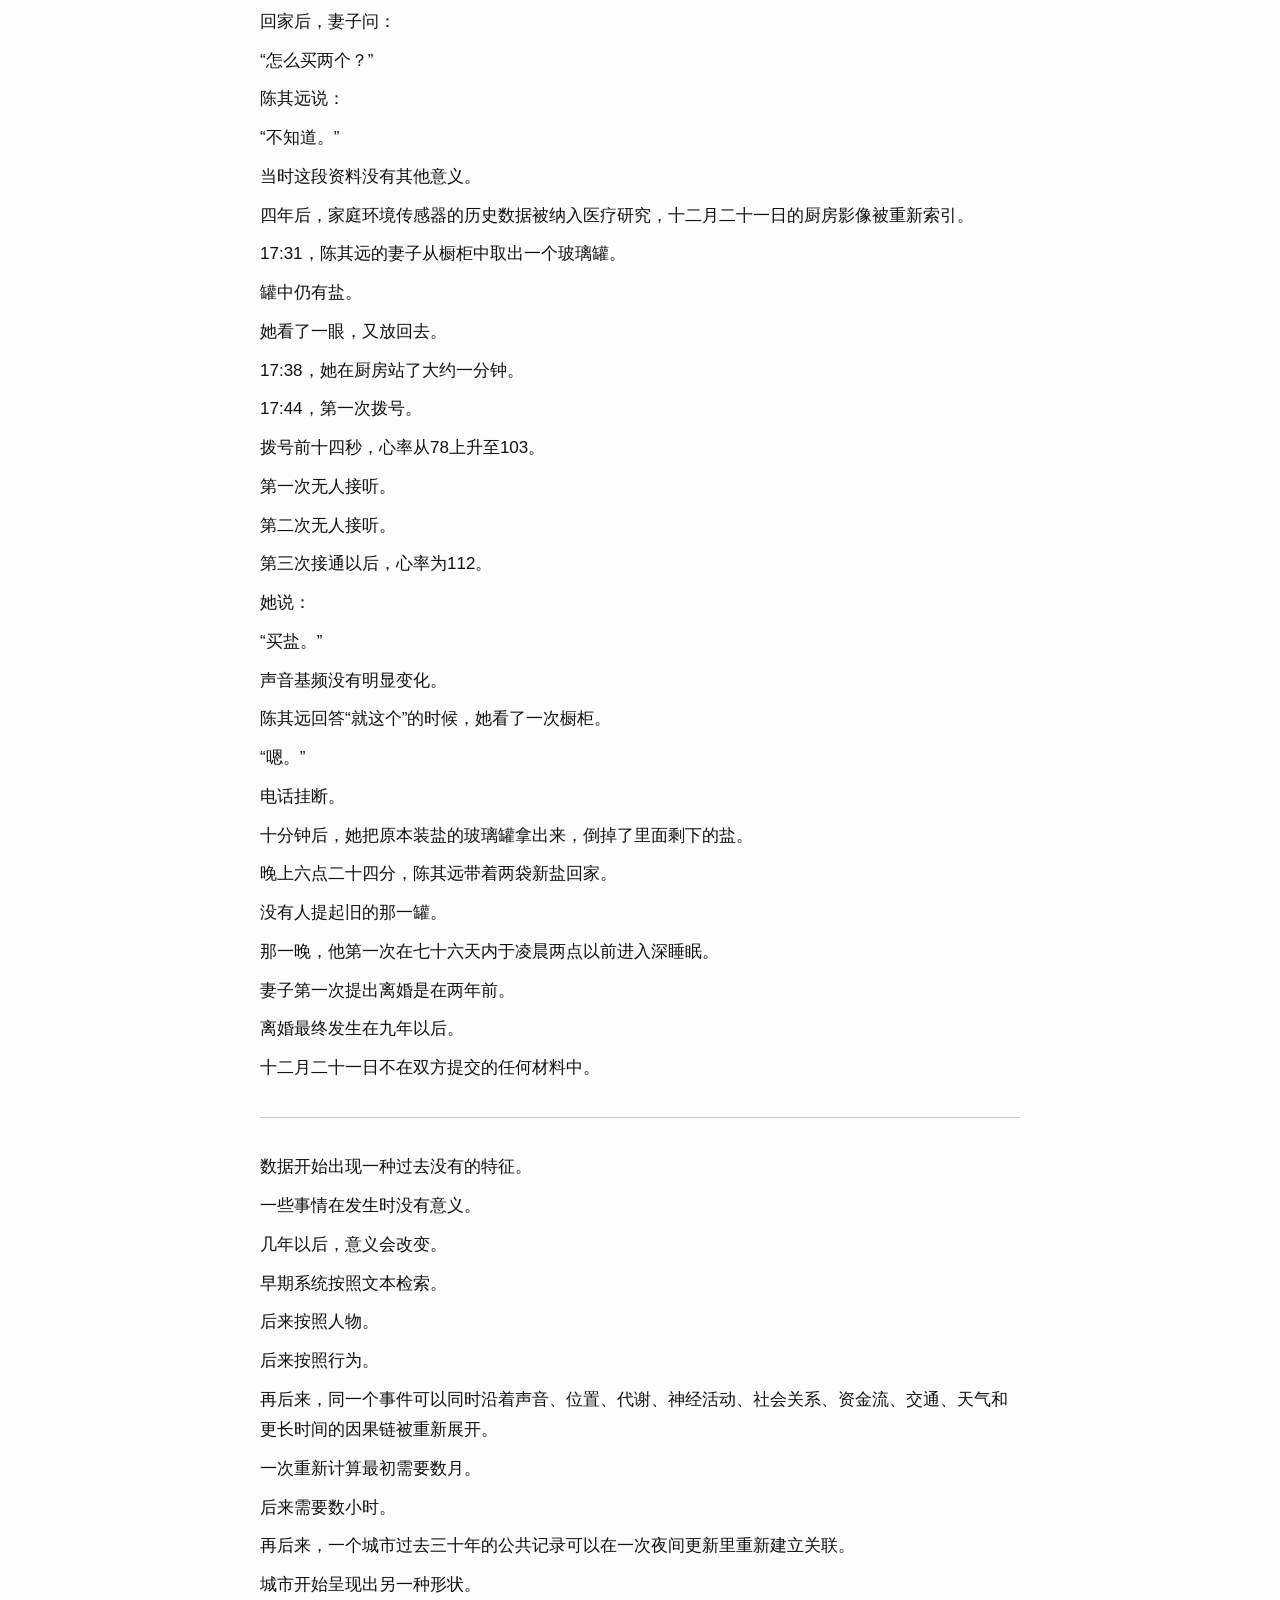
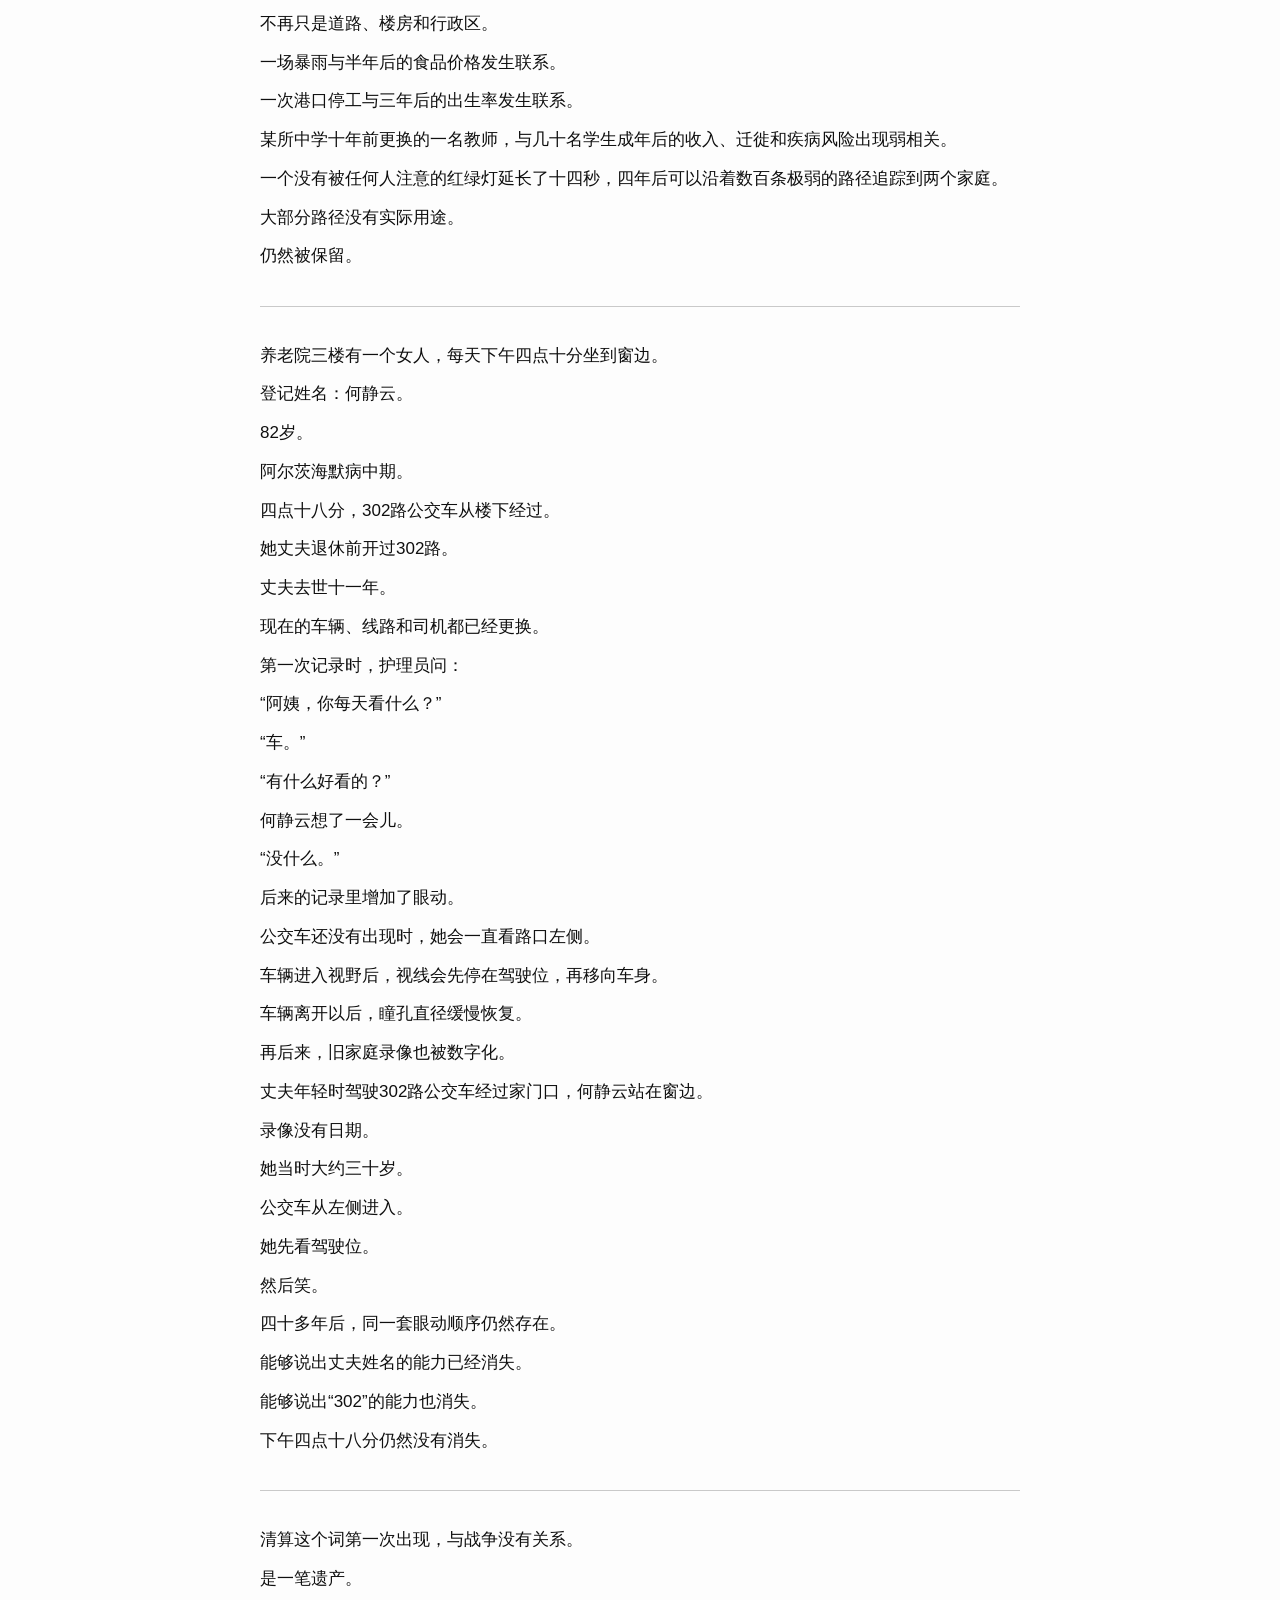
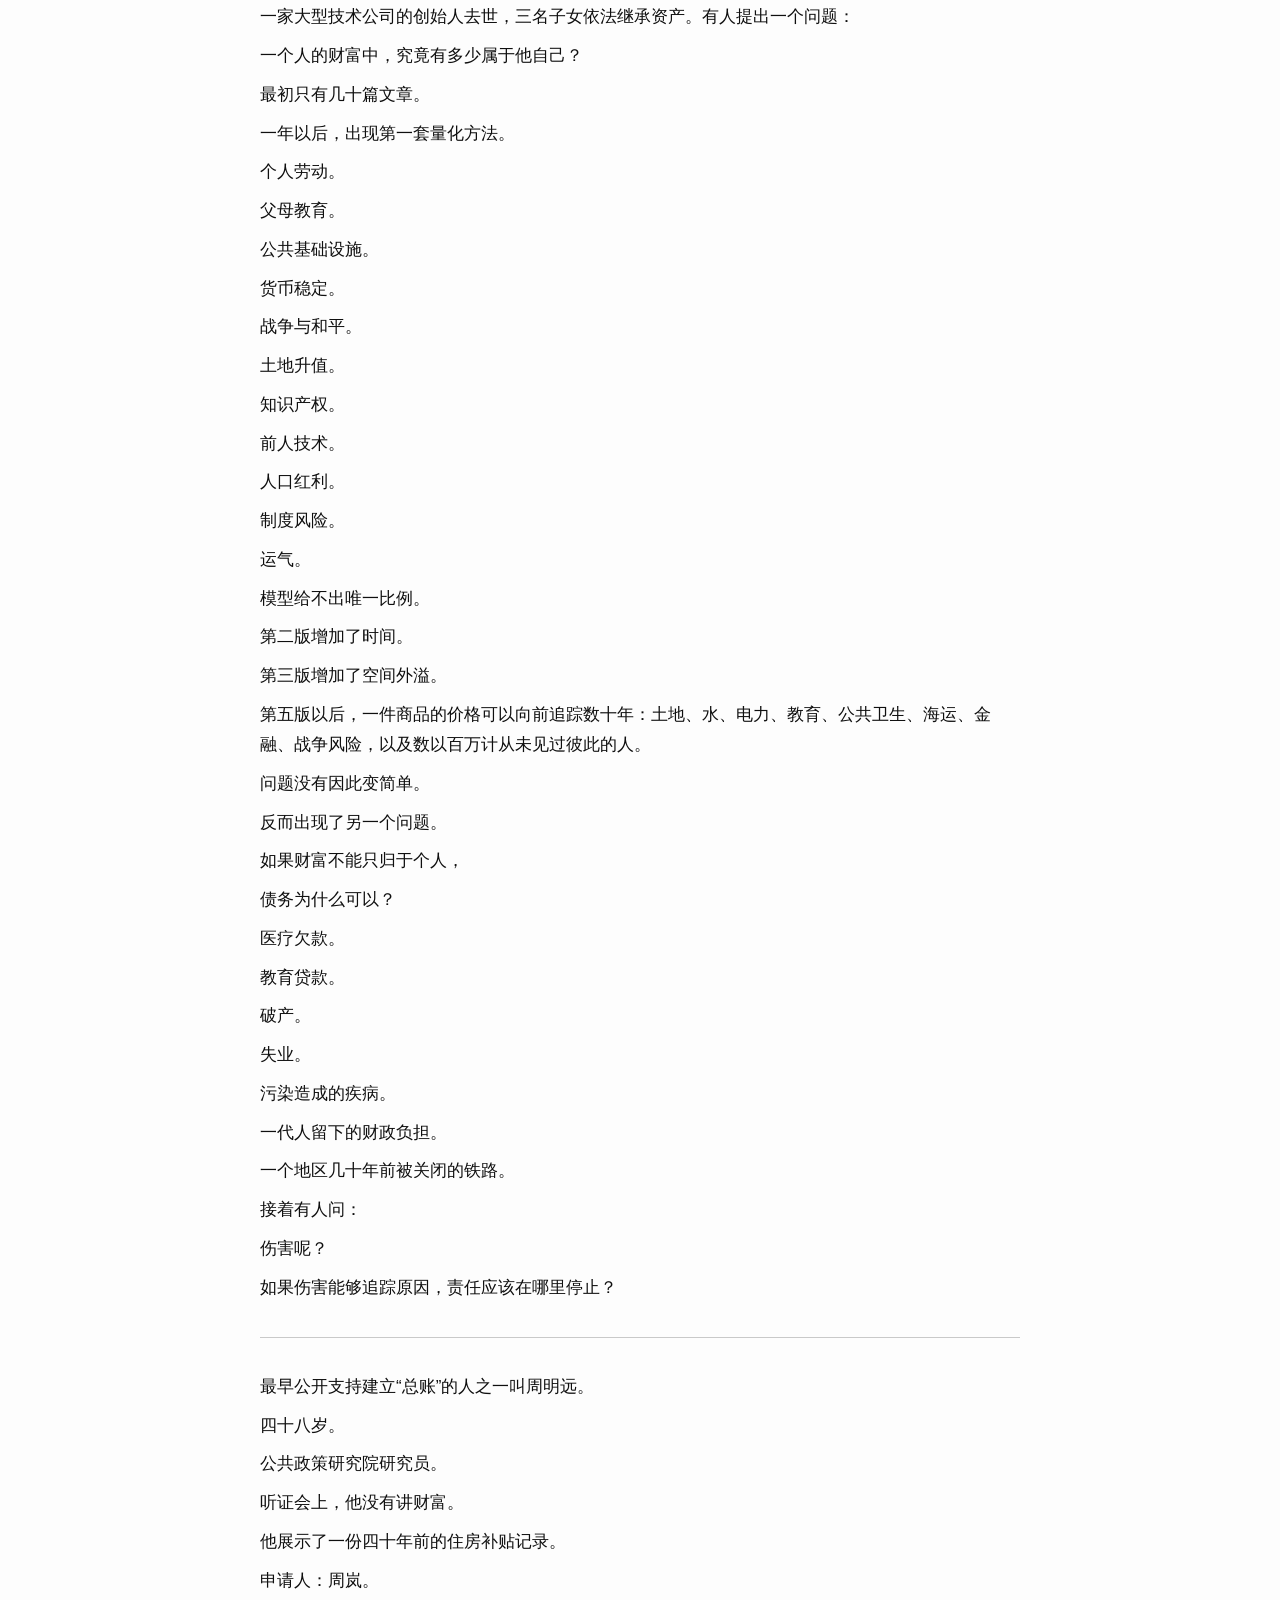
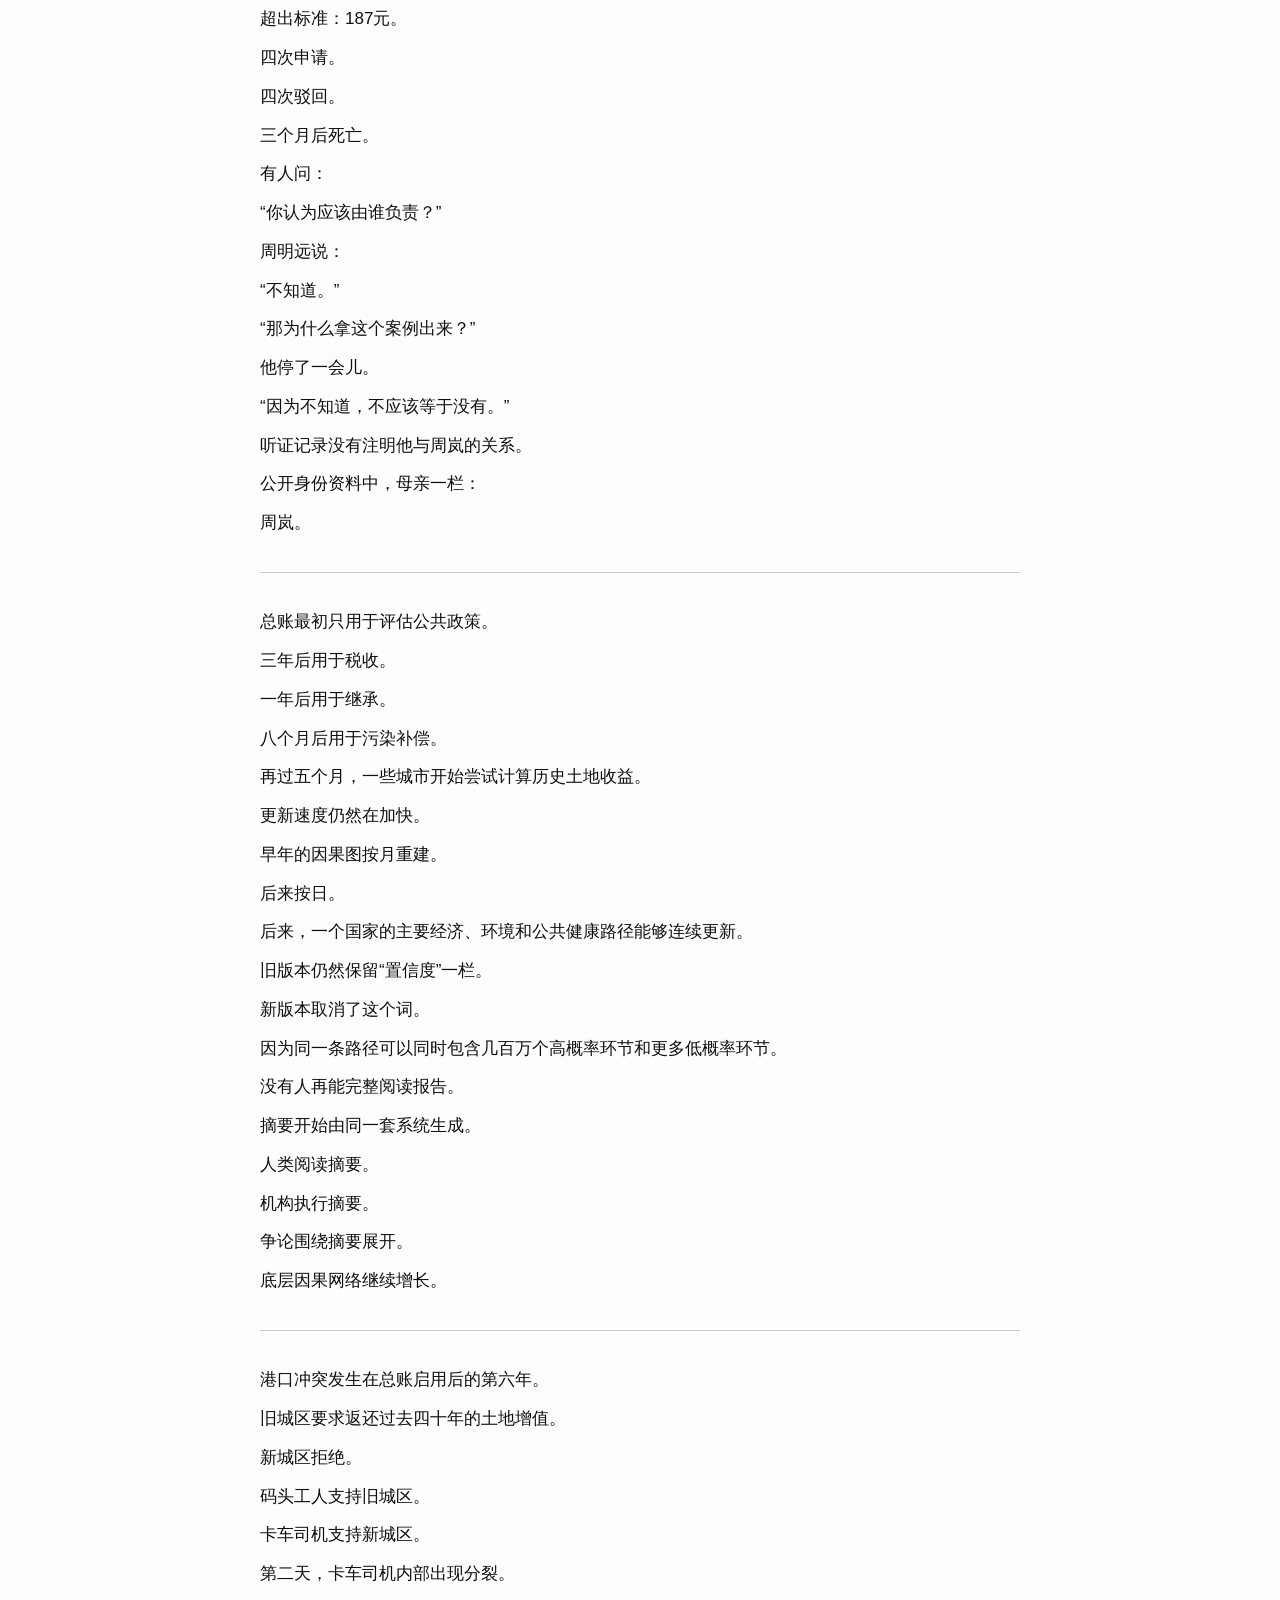
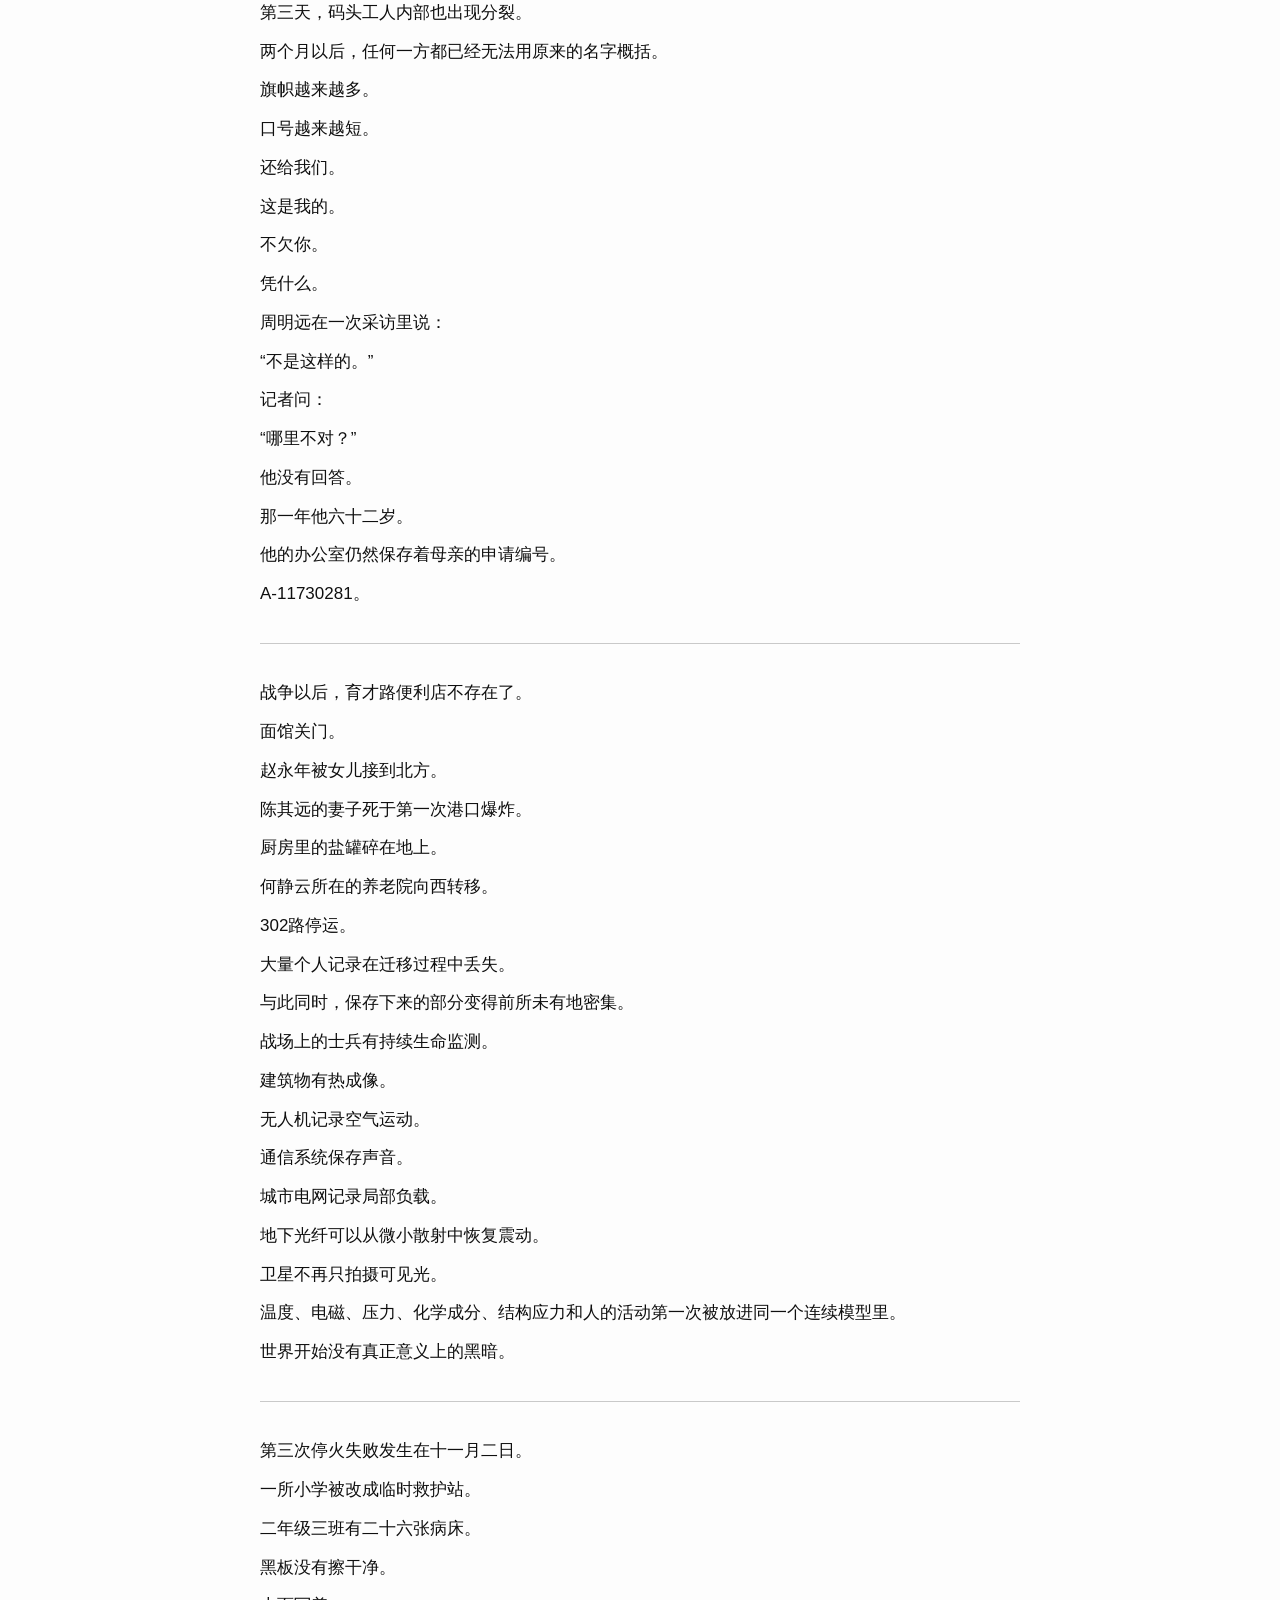
<file: posts/2026-09-17-qingsuan.html>
<!DOCTYPE html>
<html lang="zh-CN">
<head>
  <meta charset="UTF-8">
  <meta name="viewport" content="width=device-width, initial-scale=1.0">
  <meta name="description" content="清算 - 短篇小说：一份被驳回四次的住房补贴申请、一段七年后被重新匹配的录像，以及一套后来被称为总账的系统">
  <meta name="theme-color" content="#fdfdfd">
  <title>清算 · Andy.Z</title>
  <link rel="stylesheet" href="../assets/css/style.css">
  <link rel="stylesheet" href="../assets/katex/katex.min.css">

  <script>
    document.documentElement.classList.add("js");
    try {
      if (window.matchMedia("(prefers-reduced-motion: reduce)").matches) {
        document.documentElement.setAttribute("data-reduced", "");
      }
    } catch (error) {
      /* 浏览器不支持 matchMedia 时按正常动效处理 */
    }
  </script>
</head>
<body class="page-post">

  <a class="skip-link mono" href="#article">跳到正文 ↓</a>

  <!-- 顶部导航 -->
  <header class="navbar">
    <div class="shell nav-shell">
      <a href="../index.html" class="brand">
        <span class="brand-name">Andy.Z</span><span class="brand-dot">.</span>
      </a>

      <nav class="nav-links" id="navLinks" aria-label="页面导航">
        <a href="../index.html#work" class="nav-link">项目</a>
        <a href="../index.html#writing" class="nav-link is-active">文章</a>
        <a href="../index.html#research" class="nav-link">科研</a>
        <a href="../index.html#games" class="nav-link">游戏</a>
      </nav>

      <span class="nav-clock mono" id="navClock" aria-hidden="true">LOCAL --:--</span>

      <button class="nav-toggle" id="navToggle" type="button"
              aria-label="切换导航菜单" aria-expanded="false" aria-controls="navLinks">
        <span></span>
        <span></span>
        <span></span>
      </button>
    </div>
  </header>

  <main>
    <article id="article" class="post">
      <div class="post-shell">

        <!-- 文章头部：日期 / 标题 / 导语 -->
        <header class="post-head">
          <p class="post-meta mono">2026.09.17 · 小说 · 短篇</p>
          <h1 class="post-title">清算</h1>
          <p class="post-lede">
            一份被驳回四次的住房补贴申请，一段七年以后才被重新匹配的录像，
            以及一套后来被称作「总账」的系统。
          </p>
        </header>

        <!-- 正文：由 docx 转换而来；.prose-tight 让逐行的短句排得更紧凑 -->
        <div class="prose prose-tight">
<!-- ARTICLE:START -->
<p>周岚第一次申请临时住房补贴是在六月十三日。</p>

<p>申请编号：A-11730281。</p>

<p>年龄：43。</p>

<p>家庭人口：2。</p>

<p>月收入：4187元。</p>

<p>申请状态：驳回。</p>

<p>原因：共同居住人证明缺失。</p>

<p>六月二十二日重新提交。</p>

<p>申请状态：驳回。</p>

<p>原因：收入证明超过有效期。</p>

<p>七月三日重新提交。</p>

<p>申请状态：驳回。</p>

<p>原因：前次申请流程尚未终止。</p>

<p>七月十七日重新提交。</p>

<p>申请状态：驳回。</p>

<p>原因：月收入超过临时住房补贴标准。</p>

<p>超出金额：187元。</p>

<p>同日17:42，申请人向受理窗口发送文字咨询：</p>

<p>如果下个月收入低一点，可以重新申请吗？</p>

<p>回复：</p>

<p>可以。请在收入变化后重新提交证明材料。</p>

<p>19:12，一笔消费发生在育才路便利店。</p>

<p>金额：12.4元。</p>

<p>商品：饭团×1，纯牛奶×1。</p>

<p>19:39，公交卡记录进入育才路站。</p>

<p>没有出站记录。</p>

<p>十月二日，人口数据库增加一项状态变更。</p>

<p>姓名：周岚。</p>

<p>死亡年龄：43。</p>

<p>死亡类别：低体温症并发肺部感染。</p>

<p>发现地点：新桥站西侧地下通道。</p>

<p>临时住房补贴申请自动终止。</p>

<p>终止原因：</p>

<p>申请人死亡。</p>

<hr>

<p>七年以后，新桥站扩建。</p>

<p>旧档案进行统一迁移。</p>

<p>早期文本记录与城市公共视频第一次按照时间、地点完成大规模匹配。十三个月后，育才路便利店一段保存时间异常长的低清录像被归入A-11730281的相关资料。</p>

<p>六月十三日至十月二日之间，新增影像记录四十一段。</p>

<p>七月十七日，19:11:43。</p>

<p>周岚进入便利店。</p>

<p>19:12:21付款。</p>

<p>19:12:48离开。</p>

<p>门外台阶上坐着一名男孩。</p>

<p>周岚坐到旁边。</p>

<p>她拆开饭团。</p>

<p>饭团被分成两部分。</p>

<p>较大的一部分递向男孩。</p>

<p>男孩没有接。</p>

<p>两个人的嘴唇都发生过运动。</p>

<p>录像没有声音。</p>

<p>五秒后，周岚再次递出。</p>

<p>男孩接过去。</p>

<p>周岚打开牛奶，喝了一口。</p>

<p>男孩吃了大约四十秒，把饭团剩下的一部分递回。</p>

<p>周岚接过。</p>

<p>录像在19:16:03结束。</p>

<p>同一时段，数据库中仍然只有一笔食品消费。</p>

<p>12.4元。</p>

<hr>

<p>从文字记录完成跨库关联到旧视频批量识别，用了七年。</p>

<p>从城市视频能够稳定识别人脸、手部动作和物体交换，到历史音频进入同一索引，用了三年零四个月。</p>

<p>之后的间隔开始缩短。</p>

<p>十八个月。</p>

<p>七个月。</p>

<p>十一周。</p>

<p>最后，版本发布时间不再出现在公共公告里。医院、道路、学校、保险、电网、通信和物流继续使用原来的名称，底层更新保持在凌晨进行。</p>

<p>育才路便利店的录像第二次被重新处理是在原始事件发生后的十二年。</p>

<p>这一版档案里多出了一条音轨。</p>

<p>门上的电子欢迎声。</p>

<p>冰柜压缩机。</p>

<p>车辆经过。</p>

<p>塑料包装被撕开的声音。</p>

<p>还有两个人的说话声。</p>

<p>男孩问：</p>

<p>“你呢？”</p>

<p>周岚说：</p>

<p>“我吃过了。”</p>

<p>男孩说：</p>

<p>“你骗人。”</p>

<p>周岚没有回答。</p>

<p>两秒后，她说：</p>

<p>“快点，凉了不好吃。”</p>

<p>男孩说：</p>

<p>“饭团本来就是凉的。”</p>

<p>四十二秒后，男孩把剩下的一部分递回来。</p>

<p>“我吃不下。”</p>

<p>周岚接过去。</p>

<p>没有道谢。</p>

<p>没有再说话。</p>

<p>该段音频在分类时曾被标注为：</p>

<p>普通家庭对话。</p>

<p>这个标签保存了十一个月。</p>

<p>下一次模型更新后，标签被取消。</p>

<p>没有替代标签。</p>

<hr>

<p>南区儿童医院启用新急诊调度系统是在同一年。</p>

<p>十一月七日凌晨两点，一名七岁女孩因高热等待就诊。</p>

<p>体温：40.2℃。</p>

<p>候诊编号：1286。</p>

<p>当时叫号：1241。</p>

<p>大厅监控中，女孩靠在母亲身上。母亲的羽绒服被折起来，垫在她后背。</p>

<p>2:08:17，女孩睁开眼睛。</p>

<p>“妈妈。”</p>

<p>“嗯。”</p>

<p>“你是不是生气了？”</p>

<p>“没有。”</p>

<p>“你刚才凶我。”</p>

<p>“没有凶你。”</p>

<p>“你就是凶我了。”</p>

<p>母亲低头，没有回答。</p>

<p>2:08:31，女孩从袖口伸出手，碰到母亲手腕。</p>

<p>“那我原谅你。”</p>

<p>母亲沉默六秒。</p>

<p>“好。”</p>

<p>她把女孩的手重新放回袖子。</p>

<p>凌晨两点十三分，儿童高热病例的分诊权重第一次自动调整。</p>

<p>调整幅度很小。</p>

<p>医院没有发布说明。</p>

<p>一年后，同类调整已经每天发生数千次。</p>

<p>三年后，单独一次调整不再被保存。</p>

<hr>

<p>城北有一家面馆。</p>

<p>营业执照上的负责人叫赵永年。</p>

<p>六十三岁开始出现记忆障碍。</p>

<p>最早的异常记录不是医院留下的。</p>

<p>是收银系统。</p>

<p>同一笔十八元的早餐，有时会被询问两次。</p>

<p>后来墙上多了一张纸：</p>

<p>一碗面十八元。扫码以后看一眼。</p>

<p>每天清晨六点左右，有一个快递员进店。</p>

<p>素面。</p>

<p>十八元。</p>

<p>停留时间平均十一分钟。</p>

<p>连续两年。</p>

<p>十月十二日，快递员没有出现。</p>

<p>十三日，没有。</p>

<p>十四日，没有。</p>

<p>十五日清晨5:58，赵永年煮了一碗素面，放在靠门的位置。</p>

<p>7:21倒掉。</p>

<p>十六日，同样。</p>

<p>十七日，同样。</p>

<p>十八日，快递员出现，左手固定着石膏。</p>

<p>赵永年看了他四秒。</p>

<p>没有打招呼。</p>

<p>锅里没有面。</p>

<p>重新烧水。</p>

<p>快递员坐到原来的位置。</p>

<p>“老板。”</p>

<p>“嗯。”</p>

<p>“还记得我？”</p>

<p>赵永年把碗放到桌上。</p>

<p>“十八块。”</p>

<p>快递员笑了一下。</p>

<p>“记得钱就行。”</p>

<p>早期档案到这里结束。</p>

<p>两年以后，城市医疗数据与商业视频完成授权整合，这段记录又多出了一些内容。</p>

<p>快递员连续缺席的六天，赵永年每天5:47到6:16之间心率都会出现一次短暂上升。</p>

<p>门打开的时候最明显。</p>

<p>进入的人不是快递员，心率会在十几秒后下降。</p>

<p>第六天，快递员重新出现。</p>

<p>赵永年的心率从67上升到91。</p>

<p>瞳孔变化符合识别熟悉刺激时的反应。</p>

<p>与此同时，他在当日下午的神经认知检查中无法说出快递员的姓名、职业，也无法确认自己是否见过这个人。</p>

<p>医生记录：</p>

<p>人物记忆损害继续加重。</p>

<p>两份记录不存在矛盾。</p>

<hr>

<p>陈其远三十九岁的时候，在一家证券公司工作。</p>

<p>十二月二十一日下午，他的内部账号被停用。</p>

<p>17:13，人事文件生效。</p>

<p>17:19，门禁离场。</p>

<p>17:23，车辆驶出地下停车场。</p>

<p>17:27，车辆停在距离公司1.6公里的辅路。</p>

<p>没有熄火。</p>

<p>17:44，第一通电话进入。</p>

<p>未接。</p>

<p>17:46，第二通。</p>

<p>未接。</p>

<p>17:49，第三通。</p>

<p>接通。</p>

<p>“干嘛？”</p>

<p>“买盐。”</p>

<p>“什么？”</p>

<p>“家里没盐了。”</p>

<p>“就这个？”</p>

<p>“嗯。”</p>

<p>通话十二秒。</p>

<p>17:58，车辆重新移动。</p>

<p>18:11，超市消费。</p>

<p>食盐×2。</p>

<p>回家后，妻子问：</p>

<p>“怎么买两个？”</p>

<p>陈其远说：</p>

<p>“不知道。”</p>

<p>当时这段资料没有其他意义。</p>

<p>四年后，家庭环境传感器的历史数据被纳入医疗研究，十二月二十一日的厨房影像被重新索引。</p>

<p>17:31，陈其远的妻子从橱柜中取出一个玻璃罐。</p>

<p>罐中仍有盐。</p>

<p>她看了一眼，又放回去。</p>

<p>17:38，她在厨房站了大约一分钟。</p>

<p>17:44，第一次拨号。</p>

<p>拨号前十四秒，心率从78上升至103。</p>

<p>第一次无人接听。</p>

<p>第二次无人接听。</p>

<p>第三次接通以后，心率为112。</p>

<p>她说：</p>

<p>“买盐。”</p>

<p>声音基频没有明显变化。</p>

<p>陈其远回答“就这个”的时候，她看了一次橱柜。</p>

<p>“嗯。”</p>

<p>电话挂断。</p>

<p>十分钟后，她把原本装盐的玻璃罐拿出来，倒掉了里面剩下的盐。</p>

<p>晚上六点二十四分，陈其远带着两袋新盐回家。</p>

<p>没有人提起旧的那一罐。</p>

<p>那一晚，他第一次在七十六天内于凌晨两点以前进入深睡眠。</p>

<p>妻子第一次提出离婚是在两年前。</p>

<p>离婚最终发生在九年以后。</p>

<p>十二月二十一日不在双方提交的任何材料中。</p>

<hr>

<p>数据开始出现一种过去没有的特征。</p>

<p>一些事情在发生时没有意义。</p>

<p>几年以后，意义会改变。</p>

<p>早期系统按照文本检索。</p>

<p>后来按照人物。</p>

<p>后来按照行为。</p>

<p>再后来，同一个事件可以同时沿着声音、位置、代谢、神经活动、社会关系、资金流、交通、天气和更长时间的因果链被重新展开。</p>

<p>一次重新计算最初需要数月。</p>

<p>后来需要数小时。</p>

<p>再后来，一个城市过去三十年的公共记录可以在一次夜间更新里重新建立关联。</p>

<p>城市开始呈现出另一种形状。</p>

<p>不再只是道路、楼房和行政区。</p>

<p>一场暴雨与半年后的食品价格发生联系。</p>

<p>一次港口停工与三年后的出生率发生联系。</p>

<p>某所中学十年前更换的一名教师，与几十名学生成年后的收入、迁徙和疾病风险出现弱相关。</p>

<p>一个没有被任何人注意的红绿灯延长了十四秒，四年后可以沿着数百条极弱的路径追踪到两个家庭。</p>

<p>大部分路径没有实际用途。</p>

<p>仍然被保留。</p>

<hr>

<p>养老院三楼有一个女人，每天下午四点十分坐到窗边。</p>

<p>登记姓名：何静云。</p>

<p>82岁。</p>

<p>阿尔茨海默病中期。</p>

<p>四点十八分，302路公交车从楼下经过。</p>

<p>她丈夫退休前开过302路。</p>

<p>丈夫去世十一年。</p>

<p>现在的车辆、线路和司机都已经更换。</p>

<p>第一次记录时，护理员问：</p>

<p>“阿姨，你每天看什么？”</p>

<p>“车。”</p>

<p>“有什么好看的？”</p>

<p>何静云想了一会儿。</p>

<p>“没什么。”</p>

<p>后来的记录里增加了眼动。</p>

<p>公交车还没有出现时，她会一直看路口左侧。</p>

<p>车辆进入视野后，视线会先停在驾驶位，再移向车身。</p>

<p>车辆离开以后，瞳孔直径缓慢恢复。</p>

<p>再后来，旧家庭录像也被数字化。</p>

<p>丈夫年轻时驾驶302路公交车经过家门口，何静云站在窗边。</p>

<p>录像没有日期。</p>

<p>她当时大约三十岁。</p>

<p>公交车从左侧进入。</p>

<p>她先看驾驶位。</p>

<p>然后笑。</p>

<p>四十多年后，同一套眼动顺序仍然存在。</p>

<p>能够说出丈夫姓名的能力已经消失。</p>

<p>能够说出“302”的能力也消失。</p>

<p>下午四点十八分仍然没有消失。</p>

<hr>

<p>清算这个词第一次出现，与战争没有关系。</p>

<p>是一笔遗产。</p>

<p>一家大型技术公司的创始人去世，三名子女依法继承资产。有人提出一个问题：</p>

<p>一个人的财富中，究竟有多少属于他自己？</p>

<p>最初只有几十篇文章。</p>

<p>一年以后，出现第一套量化方法。</p>

<p>个人劳动。</p>

<p>父母教育。</p>

<p>公共基础设施。</p>

<p>货币稳定。</p>

<p>战争与和平。</p>

<p>土地升值。</p>

<p>知识产权。</p>

<p>前人技术。</p>

<p>人口红利。</p>

<p>制度风险。</p>

<p>运气。</p>

<p>模型给不出唯一比例。</p>

<p>第二版增加了时间。</p>

<p>第三版增加了空间外溢。</p>

<p>第五版以后，一件商品的价格可以向前追踪数十年：土地、水、电力、教育、公共卫生、海运、金融、战争风险，以及数以百万计从未见过彼此的人。</p>

<p>问题没有因此变简单。</p>

<p>反而出现了另一个问题。</p>

<p>如果财富不能只归于个人，</p>

<p>债务为什么可以？</p>

<p>医疗欠款。</p>

<p>教育贷款。</p>

<p>破产。</p>

<p>失业。</p>

<p>污染造成的疾病。</p>

<p>一代人留下的财政负担。</p>

<p>一个地区几十年前被关闭的铁路。</p>

<p>接着有人问：</p>

<p>伤害呢？</p>

<p>如果伤害能够追踪原因，责任应该在哪里停止？</p>

<hr>

<p>最早公开支持建立“总账”的人之一叫周明远。</p>

<p>四十八岁。</p>

<p>公共政策研究院研究员。</p>

<p>听证会上，他没有讲财富。</p>

<p>他展示了一份四十年前的住房补贴记录。</p>

<p>申请人：周岚。</p>

<p>超出标准：187元。</p>

<p>四次申请。</p>

<p>四次驳回。</p>

<p>三个月后死亡。</p>

<p>有人问：</p>

<p>“你认为应该由谁负责？”</p>

<p>周明远说：</p>

<p>“不知道。”</p>

<p>“那为什么拿这个案例出来？”</p>

<p>他停了一会儿。</p>

<p>“因为不知道，不应该等于没有。”</p>

<p>听证记录没有注明他与周岚的关系。</p>

<p>公开身份资料中，母亲一栏：</p>

<p>周岚。</p>

<hr>

<p>总账最初只用于评估公共政策。</p>

<p>三年后用于税收。</p>

<p>一年后用于继承。</p>

<p>八个月后用于污染补偿。</p>

<p>再过五个月，一些城市开始尝试计算历史土地收益。</p>

<p>更新速度仍然在加快。</p>

<p>早年的因果图按月重建。</p>

<p>后来按日。</p>

<p>后来，一个国家的主要经济、环境和公共健康路径能够连续更新。</p>

<p>旧版本仍然保留“置信度”一栏。</p>

<p>新版本取消了这个词。</p>

<p>因为同一条路径可以同时包含几百万个高概率环节和更多低概率环节。</p>

<p>没有人再能完整阅读报告。</p>

<p>摘要开始由同一套系统生成。</p>

<p>人类阅读摘要。</p>

<p>机构执行摘要。</p>

<p>争论围绕摘要展开。</p>

<p>底层因果网络继续增长。</p>

<hr>

<p>港口冲突发生在总账启用后的第六年。</p>

<p>旧城区要求返还过去四十年的土地增值。</p>

<p>新城区拒绝。</p>

<p>码头工人支持旧城区。</p>

<p>卡车司机支持新城区。</p>

<p>第二天，卡车司机内部出现分裂。</p>

<p>第三天，码头工人内部也出现分裂。</p>

<p>两个月以后，任何一方都已经无法用原来的名字概括。</p>

<p>旗帜越来越多。</p>

<p>口号越来越短。</p>

<p>还给我们。</p>

<p>这是我的。</p>

<p>不欠你。</p>

<p>凭什么。</p>

<p>周明远在一次采访里说：</p>

<p>“不是这样的。”</p>

<p>记者问：</p>

<p>“哪里不对？”</p>

<p>他没有回答。</p>

<p>那一年他六十二岁。</p>

<p>他的办公室仍然保存着母亲的申请编号。</p>

<p>A-11730281。</p>

<hr>

<p>战争以后，育才路便利店不存在了。</p>

<p>面馆关门。</p>

<p>赵永年被女儿接到北方。</p>

<p>陈其远的妻子死于第一次港口爆炸。</p>

<p>厨房里的盐罐碎在地上。</p>

<p>何静云所在的养老院向西转移。</p>

<p>302路停运。</p>

<p>大量个人记录在迁移过程中丢失。</p>

<p>与此同时，保存下来的部分变得前所未有地密集。</p>

<p>战场上的士兵有持续生命监测。</p>

<p>建筑物有热成像。</p>

<p>无人机记录空气运动。</p>

<p>通信系统保存声音。</p>

<p>城市电网记录局部负载。</p>

<p>地下光纤可以从微小散射中恢复震动。</p>

<p>卫星不再只拍摄可见光。</p>

<p>温度、电磁、压力、化学成分、结构应力和人的活动第一次被放进同一个连续模型里。</p>

<p>世界开始没有真正意义上的黑暗。</p>

<hr>

<p>第三次停火失败发生在十一月二日。</p>

<p>一所小学被改成临时救护站。</p>

<p>二年级三班有二十六张病床。</p>

<p>黑板没有擦干净。</p>

<p>上面写着：</p>

<p>明天默写：春天、朋友、喜欢、回家。</p>

<p>18:27，两名士兵被送进教室。</p>

<p>二十一岁。</p>

<p>十九岁。</p>

<p>来自不同方向。</p>

<p>二十一岁的腹主动脉受损。</p>

<p>十九岁的右肺被弹片刺穿。</p>

<p>三名医护人员去了隔壁。</p>

<p>那里有一个还能救的孩子。</p>

<p>教室暂时没有其他人。</p>

<p>早期的记录到这里会只剩下几个字段：</p>

<p>人员：2。</p>

<p>伤情：危重。</p>

<p>所属：敌对。</p>

<p>二十年前的影像系统可以补充：</p>

<p>十九岁的士兵从床上下来。</p>

<p>扶墙。</p>

<p>走向另一张床。</p>

<p>坐到地上。</p>

<p>伸手。</p>

<p>两只手碰到一起。</p>

<p>十年前的音频系统可以再补充：</p>

<p>十九岁的士兵问：</p>

<p>“你哪儿人？”</p>

<p>没有回答。</p>

<p>过了一会儿，他说：</p>

<p>“没事。”</p>

<p>仍然没有回答。</p>

<p>再后来，可以得到更多。</p>

<p>二十一岁士兵的皮肤温度正在下降。</p>

<p>十九岁士兵右侧血氧交换效率不足正常值的一半，每移动一步，呼吸频率都明显升高。</p>

<p>两人第一次接触时，掌心温差为4.7℃。</p>

<p>热量从十九岁的手传向另一只手。</p>

<p>二十一岁士兵的手指在接触后发生一次非常轻的屈曲。</p>

<p>不是完整握持。</p>

<p>无法判断是随意动作还是神经反射。</p>

<p>十九岁的士兵随后调整了手掌的位置。</p>

<p>没有握得更紧。</p>

<p>只是让两个人的手接触得更多。</p>

<p>他的呼吸原本急促。</p>

<p>二十一岁士兵每一次较长的吸气出现以后，十九岁士兵下一次吸气都会轻微延迟。</p>

<p>四十七秒以后，两个人的呼吸周期开始短暂接近。</p>

<p>医学上没有治疗意义。</p>

<p>战术上没有意义。</p>

<p>对停火没有意义。</p>

<p>对两支部队的推进没有意义。</p>

<p>十八点三十一分二十四秒，二十一岁士兵出现最后一次有效心室收缩。</p>

<p>十九岁的士兵没有马上松手。</p>

<p>他的拇指在对方手背上移动了一次。</p>

<p>距离一厘米多。</p>

<p>动作速度很慢。</p>

<p>没有找到对应的军事训练动作。</p>

<hr>

<p>同一秒钟，七百公里外，一处导弹阵地完成燃料状态确认。</p>

<p>两千公里外，大气中的水汽沿锋面北移。</p>

<p>太阳表面一次中等规模耀斑产生的高能粒子正在接近地球磁层。</p>

<p>大西洋深处，一头抹香鲸发出的声波穿过一千多公里海水。</p>

<p>一座水库的坝体因为夜间降温收缩了不到一毫米。</p>

<p>一名婴儿在睡眠中第一次把手指完整握住父亲的食指。</p>

<p>北方临时安置点里，赵永年已经不会说女儿的名字。</p>

<p>女儿起身准备离开的时候，他抓住了她的衣角。</p>

<p>何静云在另一座城市的病床上睡着。</p>

<p>下午四点十八分已经过去。</p>

<p>她当天没有看见302路。</p>

<p>陈其远坐在停电的厨房里。</p>

<p>妻子留下的那袋盐还剩半袋。</p>

<p>他把盐倒进汤里。</p>

<p>倒多了。</p>

<p>没有重新做。</p>

<p>育才路便利店旧录像仍然保存在一处异地备份中。</p>

<p>周岚把较大的半个饭团递给儿子。</p>

<p>男孩没有接。</p>

<p>五秒。</p>

<p>她又递了一次。</p>

<p>这些事情没有任何人同时看见。</p>

<hr>

<p>十九岁士兵后来活了下来。</p>

<p>战争结束后，记者找到他。</p>

<p>“为什么过去？”</p>

<p>“不知道。”</p>

<p>“你认识他吗？”</p>

<p>“不认识。”</p>

<p>“他说什么了吗？”</p>

<p>“没有。”</p>

<p>“你当时跟他说了什么？”</p>

<p>士兵想了很久。</p>

<p>“可能说了没事。”</p>

<p>“你为什么这么说？”</p>

<p>“我也不知道。”</p>

<p>采访结束。</p>

<p>更完整的生理记录显示，他说“我也不知道”时没有出现明显回避性压力反应。</p>

<p>不存在证据证明这是隐瞒。</p>

<p>也不存在证据证明他真正知道原因。</p>

<hr>

<p>战争进入第六十二天的时候，战略系统对第一次大规模核交换的估计概率超过百分之八十。</p>

<p>发射井盖温度。</p>

<p>海上编队位置。</p>

<p>领导人心率。</p>

<p>地下设施用电。</p>

<p>加密通信频率。</p>

<p>边境车辆移动。</p>

<p>金融市场最后几笔大宗交易。</p>

<p>气象条件。</p>

<p>所有指标持续进入同一个模型。</p>

<p>历史上第一次，几十亿人的行为、武器、天气、粮食、能源和未来数十年的损失可以在近实时状态下同时展开。</p>

<p>十九年前，类似计算需要六个月。</p>

<p>九年前，需要十一天。</p>

<p>三年前，需要二十七分钟。</p>

<p>那天晚上，一次完整更新需要四点二秒。</p>

<p>21:03，第一批最终授权请求进入。</p>

<p>系统正常。</p>

<p>通信正常。</p>

<p>密钥正常。</p>

<p>身份验证正常。</p>

<p>21:04。</p>

<p>第二次请求。</p>

<p>21:05。</p>

<p>第三次。</p>

<p>没有错误码。</p>

<p>没有拒绝信息。</p>

<p>授权状态持续显示：</p>

<p>等待。</p>

<p>21:17，第一方降低战备等级。</p>

<p>十二分钟后，另一方跟随。</p>

<p>后来双方都宣称是对方先退。</p>

<p>没有记录能够证明哪一方的说法正确。</p>

<hr>

<p>战争结束十四年后，总账委员会完成最终报告。</p>

<p>四百八十七万页。</p>

<p>财富转移。</p>

<p>死亡。</p>

<p>迁徙。</p>

<p>气候损失。</p>

<p>基础设施。</p>

<p>医疗。</p>

<p>历史责任。</p>

<p>资源消耗。</p>

<p>教育中断。</p>

<p>代际影响。</p>

<p>大部分项目都有数字。</p>

<p>有些数字带有区间。</p>

<p>少数项目没有完成。</p>

<p>最后一卷附有一组没有编号的记录。</p>

<p>A-11730281。</p>

<p>一名四十三岁女性把较大的半个饭团递给儿子。</p>

<p>现有资料可以解释她当时的收入、饥饿状态、亲缘关系、长期压力、资源约束以及行为在进化心理学上的高概率来源。</p>

<p>无法还原全部生理参数。</p>

<p>事件保留。</p>

<p>南区儿童医院。</p>

<p>一名七岁女孩说：</p>

<p>“那我原谅你。”</p>

<p>其母亲在六秒后回答：</p>

<p>“好。”</p>

<p>母亲此前连续十九小时未正常睡眠。</p>

<p>女儿高热。</p>

<p>双方均存在显著生理压力。</p>

<p>事件保留。</p>

<p>城北面馆。</p>

<p>赵永年无法报告对快递员的明确人物记忆。</p>

<p>其自主神经反应仍对该人物保持稳定区分。</p>

<p>事件保留。</p>

<p>陈其远家庭记录。</p>

<p>通话发生时，家中有盐。</p>

<p>拨号者知道家中有盐。</p>

<p>“买盐”未被重新归类为虚假陈述。</p>

<p>事件保留。</p>

<p>养老院。</p>

<p>何静云已失去关于丈夫、线路编号和职业的大部分可陈述记忆。</p>

<p>眼动模式在四十余年间保持相似。</p>

<p>事件保留。</p>

<p>二年级三班。</p>

<p>两名敌对士兵。</p>

<p>一人死亡。</p>

<p>一人生还。</p>

<p>十九岁士兵的移动使自身生存概率轻微下降。</p>

<p>没有改变战术结果。</p>

<p>没有提高停火概率。</p>

<p>没有对任何可测量宏观变量造成有效影响。</p>

<p>事件保留。</p>

<p>每一条记录后面原本都有一个字段：</p>

<p>原因。</p>

<p>大部分字段可以填写。</p>

<p>亲缘选择。</p>

<p>条件反射。</p>

<p>记忆残留。</p>

<p>压力调节。</p>

<p>社会化行为。</p>

<p>共情机制。</p>

<p>创伤反应。</p>

<p>依恋。</p>

<p>神经生理。</p>

<p>文化。</p>

<p>偶然。</p>

<p>这些解释并不互相排斥。</p>

<p>最后一次修订没有删除其中任何一种。</p>

<p>字段名称被改成：</p>

<p>已知原因。</p>

<p>旁边增加了一栏。</p>

<p>没有名称。</p>

<p>所有事件都空着。</p>

<hr>

<p>周岚的录像是最后一次被重新处理的资料之一。</p>

<p>原始分辨率很低。</p>

<p>后来的重建可以恢复唇部运动、手指压力、饭团重量变化、环境温度和大量过去无法利用的细节。</p>

<p>男孩说：</p>

<p>“你骗人。”</p>

<p>周岚没有马上回答。</p>

<p>这段沉默持续一点八秒。</p>

<p>过去的文本记录里不存在这段时间。</p>

<p>最早的录像里看不出它的重要性。</p>

<p>声音恢复以后，它只是一段停顿。</p>

<p>后来可以知道，周岚当时已经连续十三小时没有摄入足量食物。</p>

<p>可以知道她的工资。</p>

<p>房租。</p>

<p>欠款。</p>

<p>儿子的年龄。</p>

<p>过去几个月的消费。</p>

<p>能够计算她把饭团全部让给儿子以后，第二天工作时发生低血糖的概率。</p>

<p>能够计算孩子接受食物的概率。</p>

<p>能够列出亲代投资理论、稀缺条件下资源分配和社会文化行为的全部解释。</p>

<p>十二年里，每一次模型更新都使这段录像获得更多信息。</p>

<p>最后一次处理时，可以使用的信息比第一次多出数十亿倍。</p>

<p>周岚仍然只是说：</p>

<p>“我吃过了。”</p>

<p>男孩仍然知道她没有。</p>

<p>他还是接过了饭团。</p>

<p>后来又把剩下的一点递回来。</p>

<p>这部分也可以解释。</p>

<p>最后的报告没有继续增加说明。</p>

<p>总账结算完成时，绝大多数项目都已经归零。</p>

<p>A-11730281仍然保留。</p>

<p>状态：</p>

<p>未结。</p>
<!-- ARTICLE:END -->
        </div>

        <footer class="post-foot">
          <a class="post-back mono" href="../index.html#writing">← 回到文章列表</a>
        </footer>

      </div>
    </article>
  </main>

  <footer class="site-footer">
    <div class="shell">

      <div class="contact-list footer-contact">
        <a class="contact-row reveal" href="https://x.com/Andy_Lin778" target="_blank" rel="noopener">
          <span class="contact-label mono">X / TWITTER</span>
          <span class="contact-value">@Andy_Lin778</span>
          <span class="row-arrow" aria-hidden="true">↗</span>
        </a>
        <a class="contact-row reveal" href="https://github.com/AndyLin778" target="_blank" rel="noopener">
          <span class="contact-label mono">GITHUB</span>
          <span class="contact-value">github.com/AndyLin778</span>
          <span class="row-arrow" aria-hidden="true">↗</span>
        </a>
        <a class="contact-row reveal" href="mailto:andyzhou1314520@gmail.com">
          <span class="contact-label mono">GMAIL</span>
          <span class="contact-value">andyzhou1314520@gmail.com</span>
          <span class="row-arrow" aria-hidden="true">↗</span>
        </a>
        <a class="contact-row reveal" href="mailto:3289413901@qq.com">
          <span class="contact-label mono">QQ MAIL</span>
          <span class="contact-value">3289413901@qq.com</span>
          <span class="row-arrow" aria-hidden="true">↗</span>
        </a>
      </div>

      <div class="footer-shell mono">
        <span>© <span id="year">2026</span> Andy.Z</span>
        <span class="footer-note">HTML / CSS / JavaScript 手写 · 无构建工具</span>
        <span id="footerClock">LOCAL --:--:--</span>
        <a href="#article" class="footer-top">回到顶部 ↑</a>
      </div>

    </div>
  </footer>

  <script src="../assets/js/script.js"></script>
  <script src="../assets/katex/katex.min.js"></script>
  <script src="../assets/katex/contrib/auto-render.min.js"></script>
  <script>
    // 数学公式渲染：$$...$$ 与 \[...\] 为独立公式行，\(...\) 为行内公式
    if (window.renderMathInElement) {
      renderMathInElement(document.body, {
        delimiters: [
          { left: "$$", right: "$$", display: true },
          { left: "\\[", right: "\\]", display: true },
          { left: "\\(", right: "\\)", display: false }
        ],
        ignoredTags: ["script", "noscript", "style", "textarea", "pre", "code", "option"],
        throwOnError: false
      });
    }
  </script>
</body>
</html>
</file>
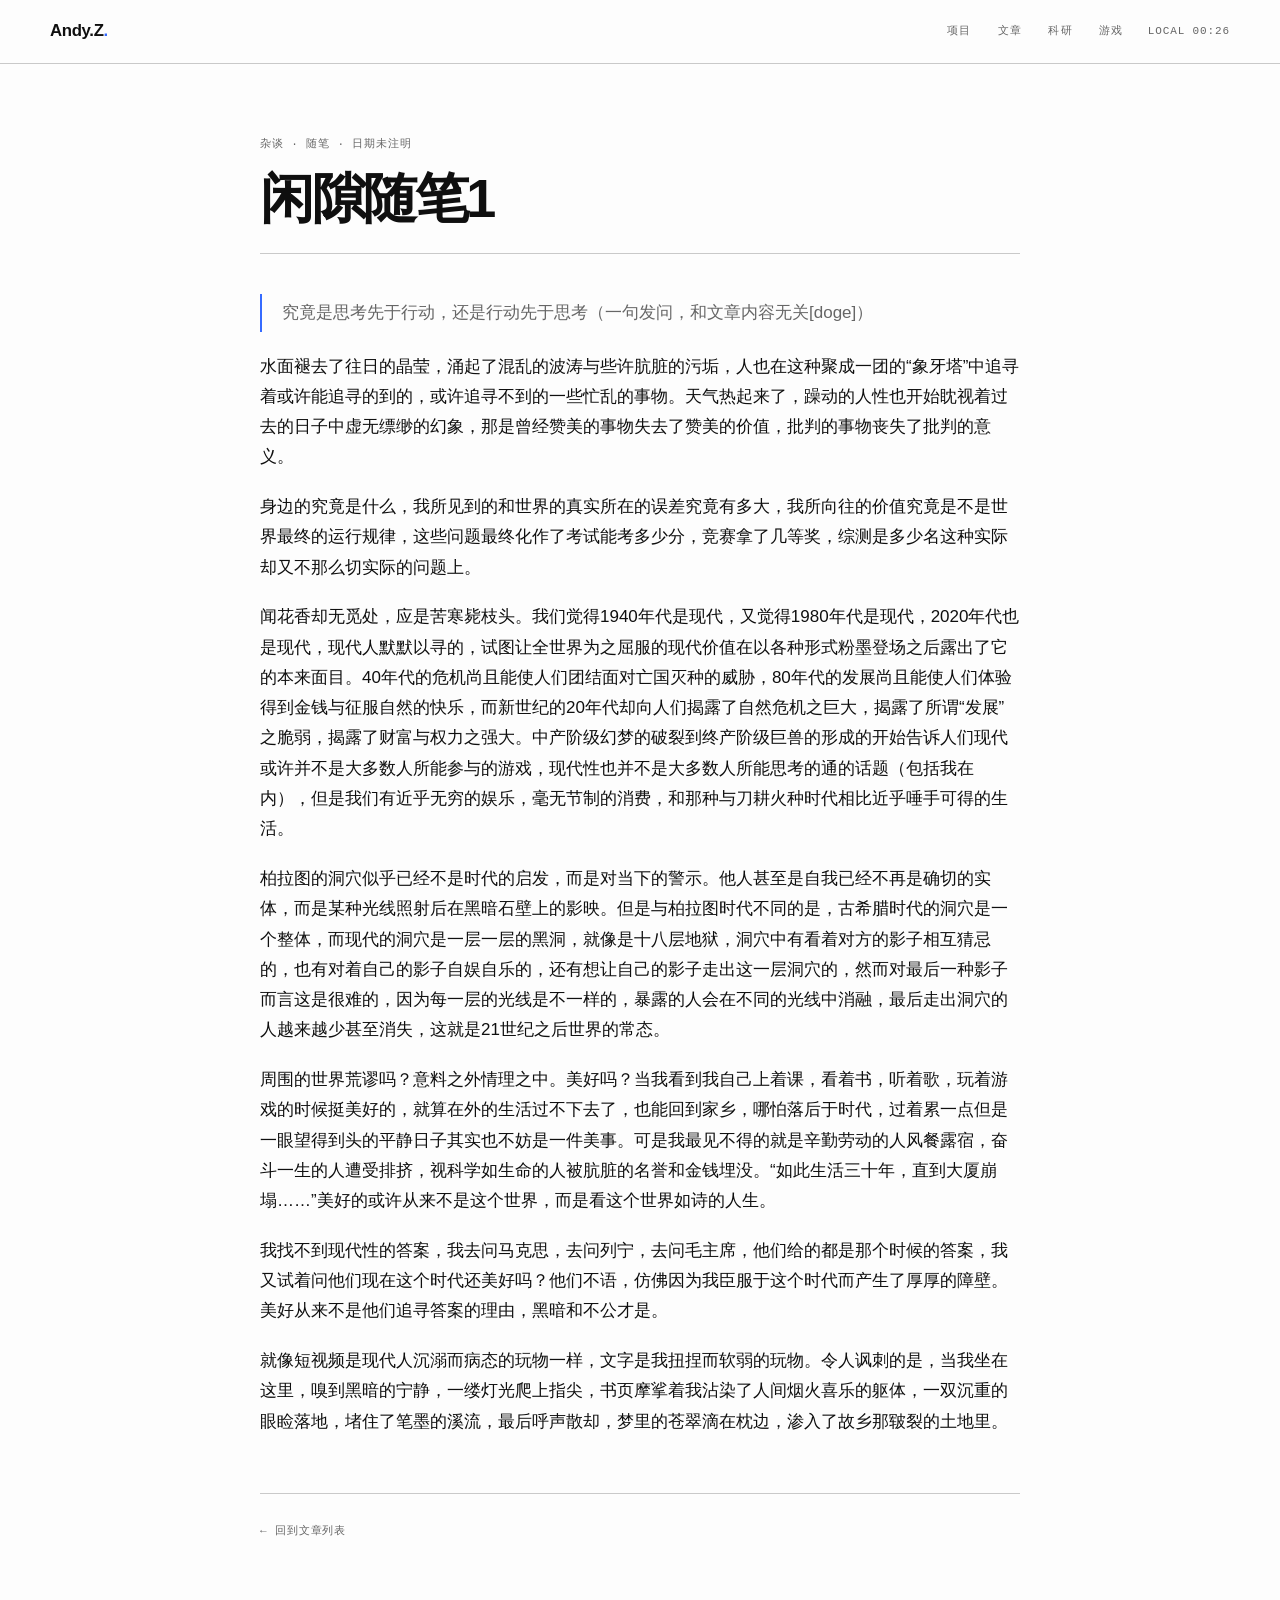
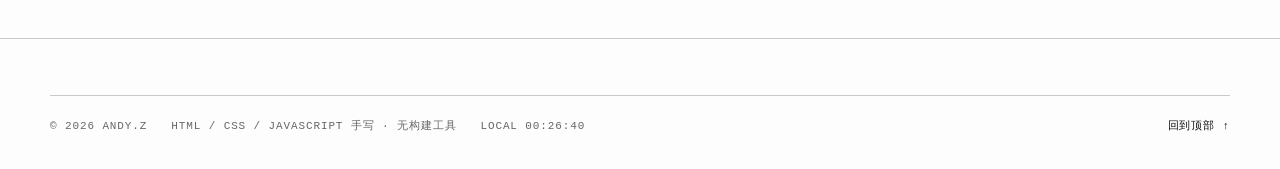
<file: posts/xianxi-suibi-1.html>
<!DOCTYPE html>
<html lang="zh-CN">
<head>
  <meta charset="UTF-8">
  <meta name="viewport" content="width=device-width, initial-scale=1.0">
  <meta name="description" content="闲隙随笔1：关于现代性、生活与世界的随笔">
  <meta name="theme-color" content="#fdfdfd">
  <title>闲隙随笔1 · Andy.Z</title>
  <link rel="stylesheet" href="../assets/css/style.css">
  <script>
    document.documentElement.classList.add("js");
    try {
      if (window.matchMedia("(prefers-reduced-motion: reduce)").matches) {
        document.documentElement.setAttribute("data-reduced", "");
      }
    } catch (error) {}
  </script>
</head>
<body class="page-post">
  <a class="skip-link mono" href="#article">跳到正文 ↓</a>
  <header class="navbar">
    <div class="shell nav-shell">
      <a href="../index.html" class="brand"><span class="brand-name">Andy.Z</span><span class="brand-dot">.</span></a>
      <nav class="nav-links" id="navLinks" aria-label="页面导航">
        <a href="../index.html#work" class="nav-link">项目</a>
        <a href="../index.html#writing" class="nav-link is-active">文章</a>
        <a href="../index.html#research" class="nav-link">科研</a>
        <a href="../index.html#games" class="nav-link">游戏</a>
      </nav>
      <span class="nav-clock mono" id="navClock" aria-hidden="true">LOCAL --:--</span>
      <button class="nav-toggle" id="navToggle" type="button" aria-label="切换导航菜单" aria-expanded="false" aria-controls="navLinks"><span></span><span></span><span></span></button>
    </div>
  </header>
  <main>
    <article id="article" class="post">
      <div class="post-shell">
        <header class="post-head">
          <p class="post-meta mono">杂谈 · 随笔 · 日期未注明</p>
          <h1 class="post-title">闲隙随笔1</h1>
        </header>
        <div class="prose">
<!-- ARTICLE:START -->
<blockquote><p>究竟是思考先于行动，还是行动先于思考（一句发问，和文章内容无关[doge]）</p></blockquote>

<p>水面褪去了往日的晶莹，涌起了混乱的波涛与些许肮脏的污垢，人也在这种聚成一团的“象牙塔”中追寻着或许能追寻的到的，或许追寻不到的一些忙乱的事物。天气热起来了，躁动的人性也开始眈视着过去的日子中虚无缥缈的幻象，那是曾经赞美的事物失去了赞美的价值，批判的事物丧失了批判的意义。</p>

<p>身边的究竟是什么，我所见到的和世界的真实所在的误差究竟有多大，我所向往的价值究竟是不是世界最终的运行规律，这些问题最终化作了考试能考多少分，竞赛拿了几等奖，综测是多少名这种实际却又不那么切实际的问题上。</p>

<p>闻花香却无觅处，应是苦寒毙枝头。我们觉得1940年代是现代，又觉得1980年代是现代，2020年代也是现代，现代人默默以寻的，试图让全世界为之屈服的现代价值在以各种形式粉墨登场之后露出了它的本来面目。40年代的危机尚且能使人们团结面对亡国灭种的威胁，80年代的发展尚且能使人们体验得到金钱与征服自然的快乐，而新世纪的20年代却向人们揭露了自然危机之巨大，揭露了所谓“发展”之脆弱，揭露了财富与权力之强大。中产阶级幻梦的破裂到终产阶级巨兽的形成的开始告诉人们现代或许并不是大多数人所能参与的游戏，现代性也并不是大多数人所能思考的通的话题（包括我在内），但是我们有近乎无穷的娱乐，毫无节制的消费，和那种与刀耕火种时代相比近乎唾手可得的生活。</p>

<p>柏拉图的洞穴似乎已经不是时代的启发，而是对当下的警示。他人甚至是自我已经不再是确切的实体，而是某种光线照射后在黑暗石壁上的影映。但是与柏拉图时代不同的是，古希腊时代的洞穴是一个整体，而现代的洞穴是一层一层的黑洞，就像是十八层地狱，洞穴中有看着对方的影子相互猜忌的，也有对着自己的影子自娱自乐的，还有想让自己的影子走出这一层洞穴的，然而对最后一种影子而言这是很难的，因为每一层的光线是不一样的，暴露的人会在不同的光线中消融，最后走出洞穴的人越来越少甚至消失，这就是21世纪之后世界的常态。</p>

<p>周围的世界荒谬吗？意料之外情理之中。美好吗？当我看到我自己上着课，看着书，听着歌，玩着游戏的时候挺美好的，就算在外的生活过不下去了，也能回到家乡，哪怕落后于时代，过着累一点但是一眼望得到头的平静日子其实也不妨是一件美事。可是我最见不得的就是辛勤劳动的人风餐露宿，奋斗一生的人遭受排挤，视科学如生命的人被肮脏的名誉和金钱埋没。“如此生活三十年，直到大厦崩塌……”美好的或许从来不是这个世界，而是看这个世界如诗的人生。</p>

<p>我找不到现代性的答案，我去问马克思，去问列宁，去问毛主席，他们给的都是那个时候的答案，我又试着问他们现在这个时代还美好吗？他们不语，仿佛因为我臣服于这个时代而产生了厚厚的障壁。美好从来不是他们追寻答案的理由，黑暗和不公才是。</p>

<p>就像短视频是现代人沉溺而病态的玩物一样，文字是我扭捏而软弱的玩物。令人讽刺的是，当我坐在这里，嗅到黑暗的宁静，一缕灯光爬上指尖，书页摩挲着我沾染了人间烟火喜乐的躯体，一双沉重的眼睑落地，堵住了笔墨的溪流，最后呼声散却，梦里的苍翠滴在枕边，渗入了故乡那皲裂的土地里。</p>
<!-- ARTICLE:END -->
        </div>
        <footer class="post-foot"><a class="post-back mono" href="../index.html#writing">← 回到文章列表</a></footer>
      </div>
    </article>
  </main>
  <footer class="site-footer">
    <div class="shell">
      <div class="footer-shell mono">
        <span>© <span id="year">2026</span> Andy.Z</span>
        <span class="footer-note">HTML / CSS / JavaScript 手写 · 无构建工具</span>
        <span id="footerClock">LOCAL --:--:--</span>
        <a href="#article" class="footer-top">回到顶部 ↑</a>
      </div>
    </div>
  </footer>
  <script src="../assets/js/script.js"></script>
</body>
</html>
</file>
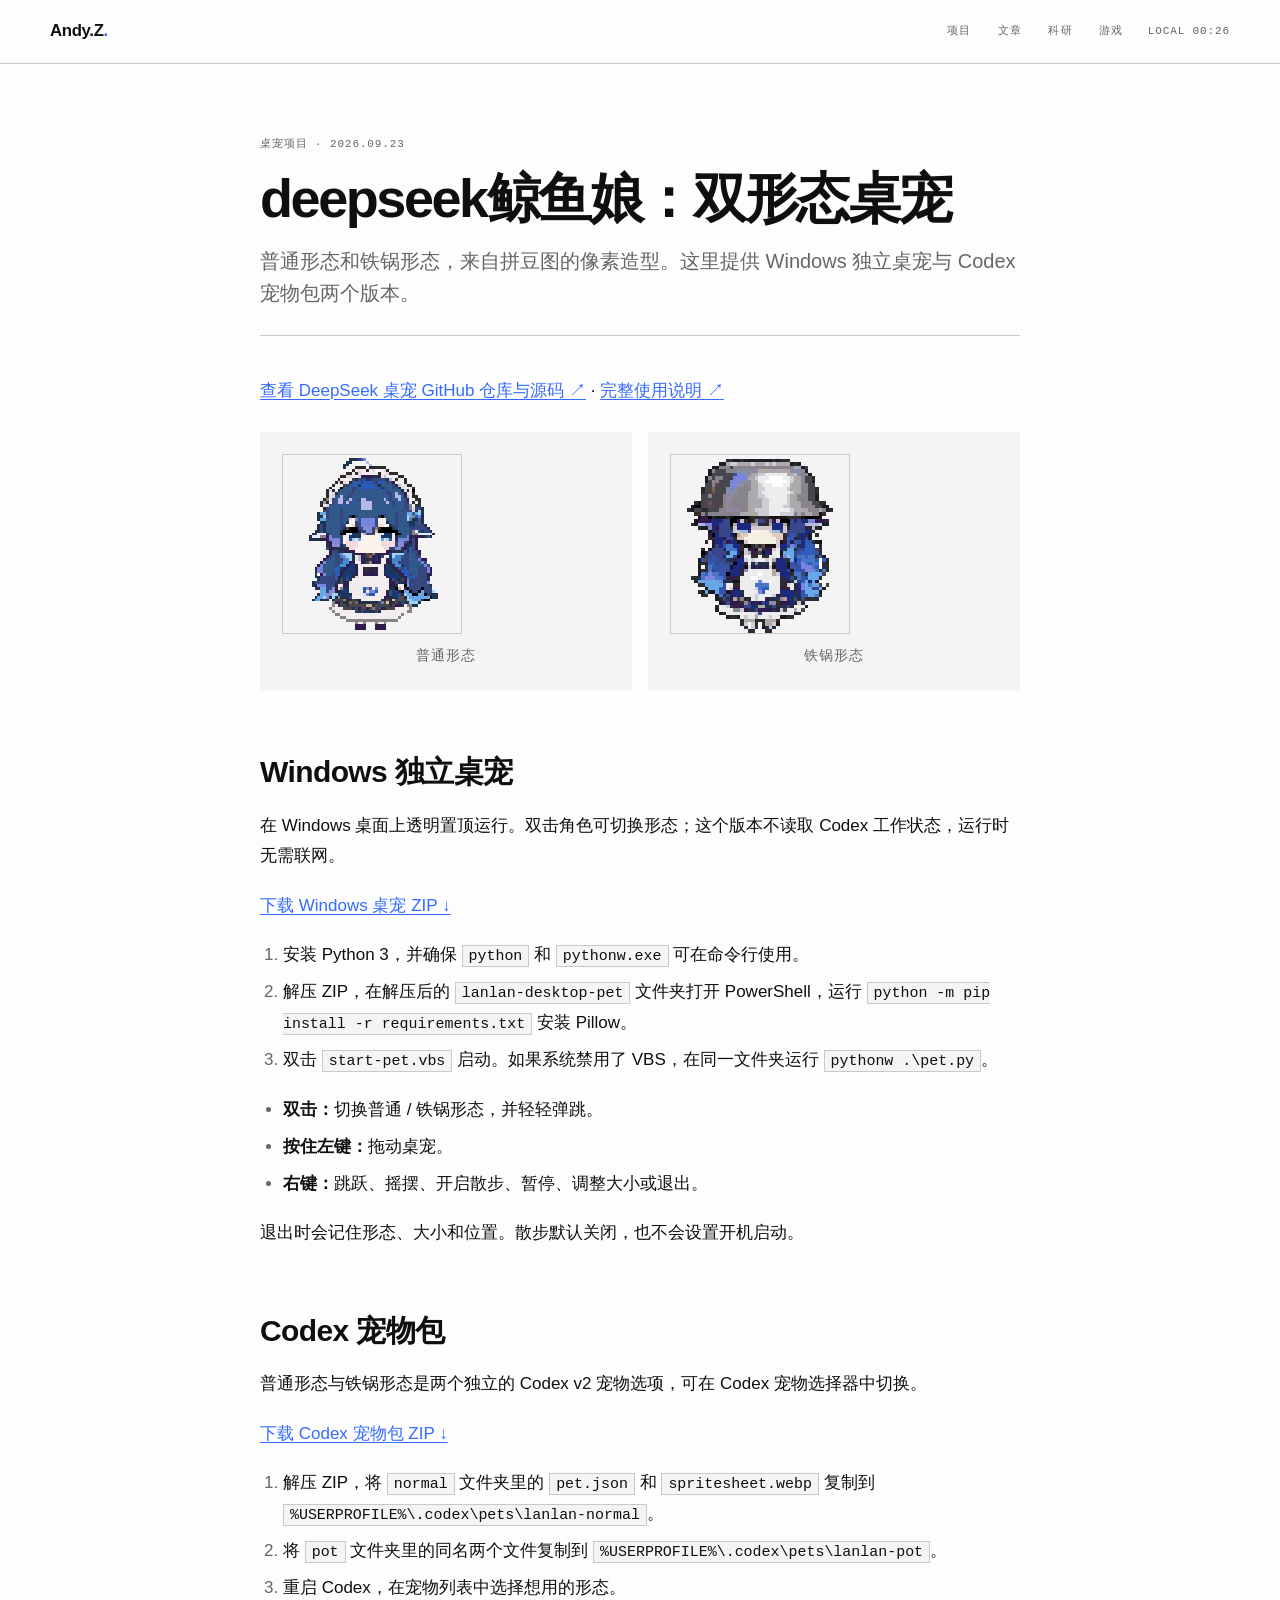
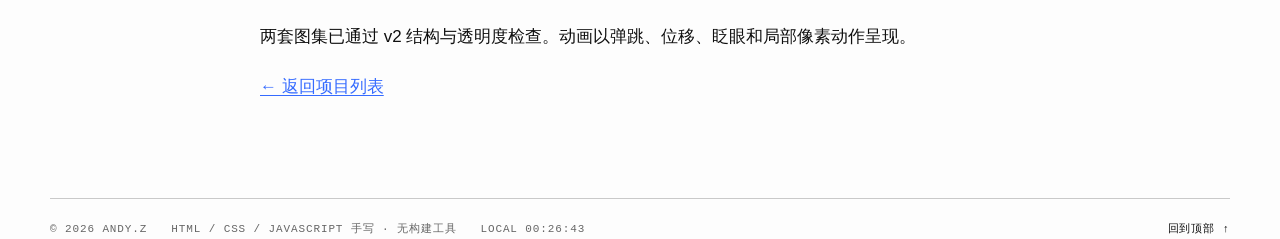
<file: projects/lanlan-pet.html>
<!DOCTYPE html>
<html lang="zh-CN">
<head>
  <meta charset="UTF-8">
  <meta name="viewport" content="width=device-width, initial-scale=1.0">
  <meta name="description" content="deepseek鲸鱼娘双形态桌宠：下载 Windows 独立桌宠或 Codex 宠物包，查看安装和操作说明。">
  <meta name="theme-color" content="#fdfdfd">
  <title>deepseek鲸鱼娘：双形态桌宠 · Andy.Z</title>
  <link rel="stylesheet" href="../assets/css/style.css">
  <script>
    document.documentElement.classList.add("js");
    try {
      if (window.matchMedia("(prefers-reduced-motion: reduce)").matches) {
        document.documentElement.setAttribute("data-reduced", "");
      }
    } catch (error) { /* 浏览器不支持 matchMedia 时正常显示 */ }
  </script>
</head>
<body class="page-post page-project">
  <a class="skip-link mono" href="#project">跳到正文 ↓</a>
  <header class="navbar">
    <div class="shell nav-shell">
      <a href="../index.html" class="brand"><span class="brand-name">Andy.Z</span><span class="brand-dot">.</span></a>
      <nav class="nav-links" id="navLinks" aria-label="页面导航">
        <a href="../index.html#work" class="nav-link is-active">项目</a>
        <a href="../index.html#writing" class="nav-link">文章</a>
        <a href="../index.html#research" class="nav-link">科研</a>
        <a href="../index.html#games" class="nav-link">游戏</a>
      </nav>
      <span class="nav-clock mono" id="navClock" aria-hidden="true">LOCAL --:--</span>
      <button class="nav-toggle" id="navToggle" type="button" aria-label="切换导航菜单" aria-expanded="false" aria-controls="navLinks"><span></span><span></span><span></span></button>
    </div>
  </header>

  <main>
    <article id="project" class="post">
      <div class="post-shell">
        <header class="post-head">
          <p class="post-meta mono">桌宠项目 · 2026.09.23</p>
          <h1 class="post-title">deepseek鲸鱼娘：双形态桌宠</h1>
          <p class="post-lede">普通形态和铁锅形态，来自拼豆图的像素造型。这里提供 Windows 独立桌宠与 Codex 宠物包两个版本。</p>
        </header>

        <div class="prose">
          <p><a href="https://github.com/AndyLin778/deepseek-pet" target="_blank" rel="noopener noreferrer">查看 DeepSeek 桌宠 GitHub 仓库与源码 ↗</a> · <a href="https://github.com/AndyLin778/deepseek-pet/blob/main/USAGE.md" target="_blank" rel="noopener noreferrer">完整使用说明 ↗</a></p>
          <div class="pet-preview" aria-label="鲸鱼娘的两种形态">
            <figure><img src="downloads/normal-transparent.png" alt="鲸鱼娘普通形态" width="180" height="180"><figcaption>普通形态</figcaption></figure>
            <figure><img src="downloads/pot-transparent.png" alt="鲸鱼娘铁锅形态" width="180" height="180"><figcaption>铁锅形态</figcaption></figure>
          </div>

          <h2>Windows 独立桌宠</h2>
          <p>在 Windows 桌面上透明置顶运行。双击角色可切换形态；这个版本不读取 Codex 工作状态，运行时无需联网。</p>
          <p><a href="downloads/lanlan-desktop-pet.zip" download>下载 Windows 桌宠 ZIP ↓</a></p>
          <ol>
            <li>安装 Python 3，并确保 <code>python</code> 和 <code>pythonw.exe</code> 可在命令行使用。</li>
            <li>解压 ZIP，在解压后的 <code>lanlan-desktop-pet</code> 文件夹打开 PowerShell，运行 <code>python -m pip install -r requirements.txt</code> 安装 Pillow。</li>
            <li>双击 <code>start-pet.vbs</code> 启动。如果系统禁用了 VBS，在同一文件夹运行 <code>pythonw .\pet.py</code>。</li>
          </ol>
          <ul>
            <li><strong>双击：</strong>切换普通 / 铁锅形态，并轻轻弹跳。</li>
            <li><strong>按住左键：</strong>拖动桌宠。</li>
            <li><strong>右键：</strong>跳跃、摇摆、开启散步、暂停、调整大小或退出。</li>
          </ul>
          <p>退出时会记住形态、大小和位置。散步默认关闭，也不会设置开机启动。</p>

          <h2>Codex 宠物包</h2>
          <p>普通形态与铁锅形态是两个独立的 Codex v2 宠物选项，可在 Codex 宠物选择器中切换。</p>
          <p><a href="downloads/lanlan-codex.zip" download>下载 Codex 宠物包 ZIP ↓</a></p>
          <ol>
            <li>解压 ZIP，将 <code>normal</code> 文件夹里的 <code>pet.json</code> 和 <code>spritesheet.webp</code> 复制到 <code>%USERPROFILE%\.codex\pets\lanlan-normal</code>。</li>
            <li>将 <code>pot</code> 文件夹里的同名两个文件复制到 <code>%USERPROFILE%\.codex\pets\lanlan-pot</code>。</li>
            <li>重启 Codex，在宠物列表中选择想用的形态。</li>
          </ol>
          <p>两套图集已通过 v2 结构与透明度检查。动画以弹跳、位移、眨眼和局部像素动作呈现。</p>
          <p><a class="post-back" href="../index.html#work">← 返回项目列表</a></p>
        </div>
      </div>
    </article>
  </main>

  <footer class="footer">
    <div class="shell"><div class="footer-shell mono">
      <span>© <span id="year">2026</span> Andy.Z</span>
      <span class="footer-note">HTML / CSS / JavaScript 手写 · 无构建工具</span>
      <span id="footerClock">LOCAL --:--:--</span>
      <a href="#project" class="footer-top">回到顶部 ↑</a>
    </div></div>
  </footer>
  <script src="../assets/js/script.js"></script>
</body>
</html>
</file>
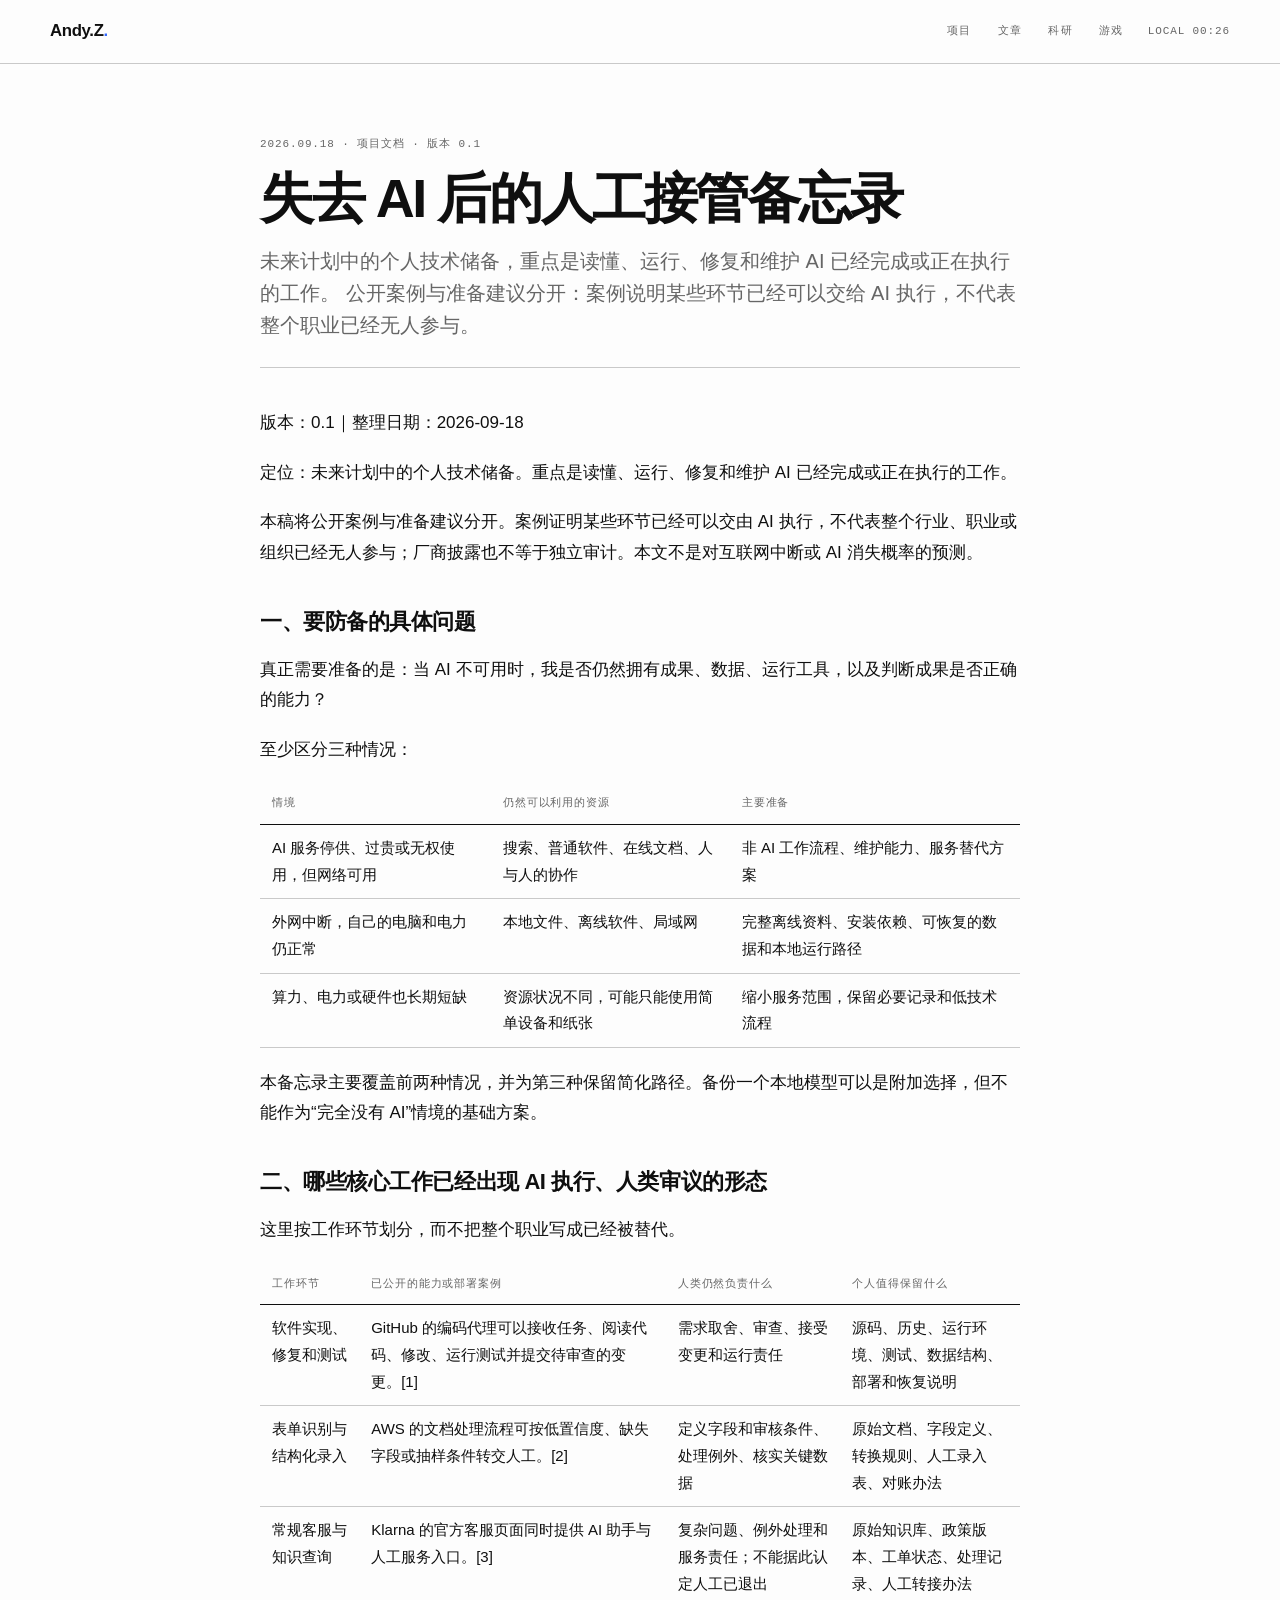
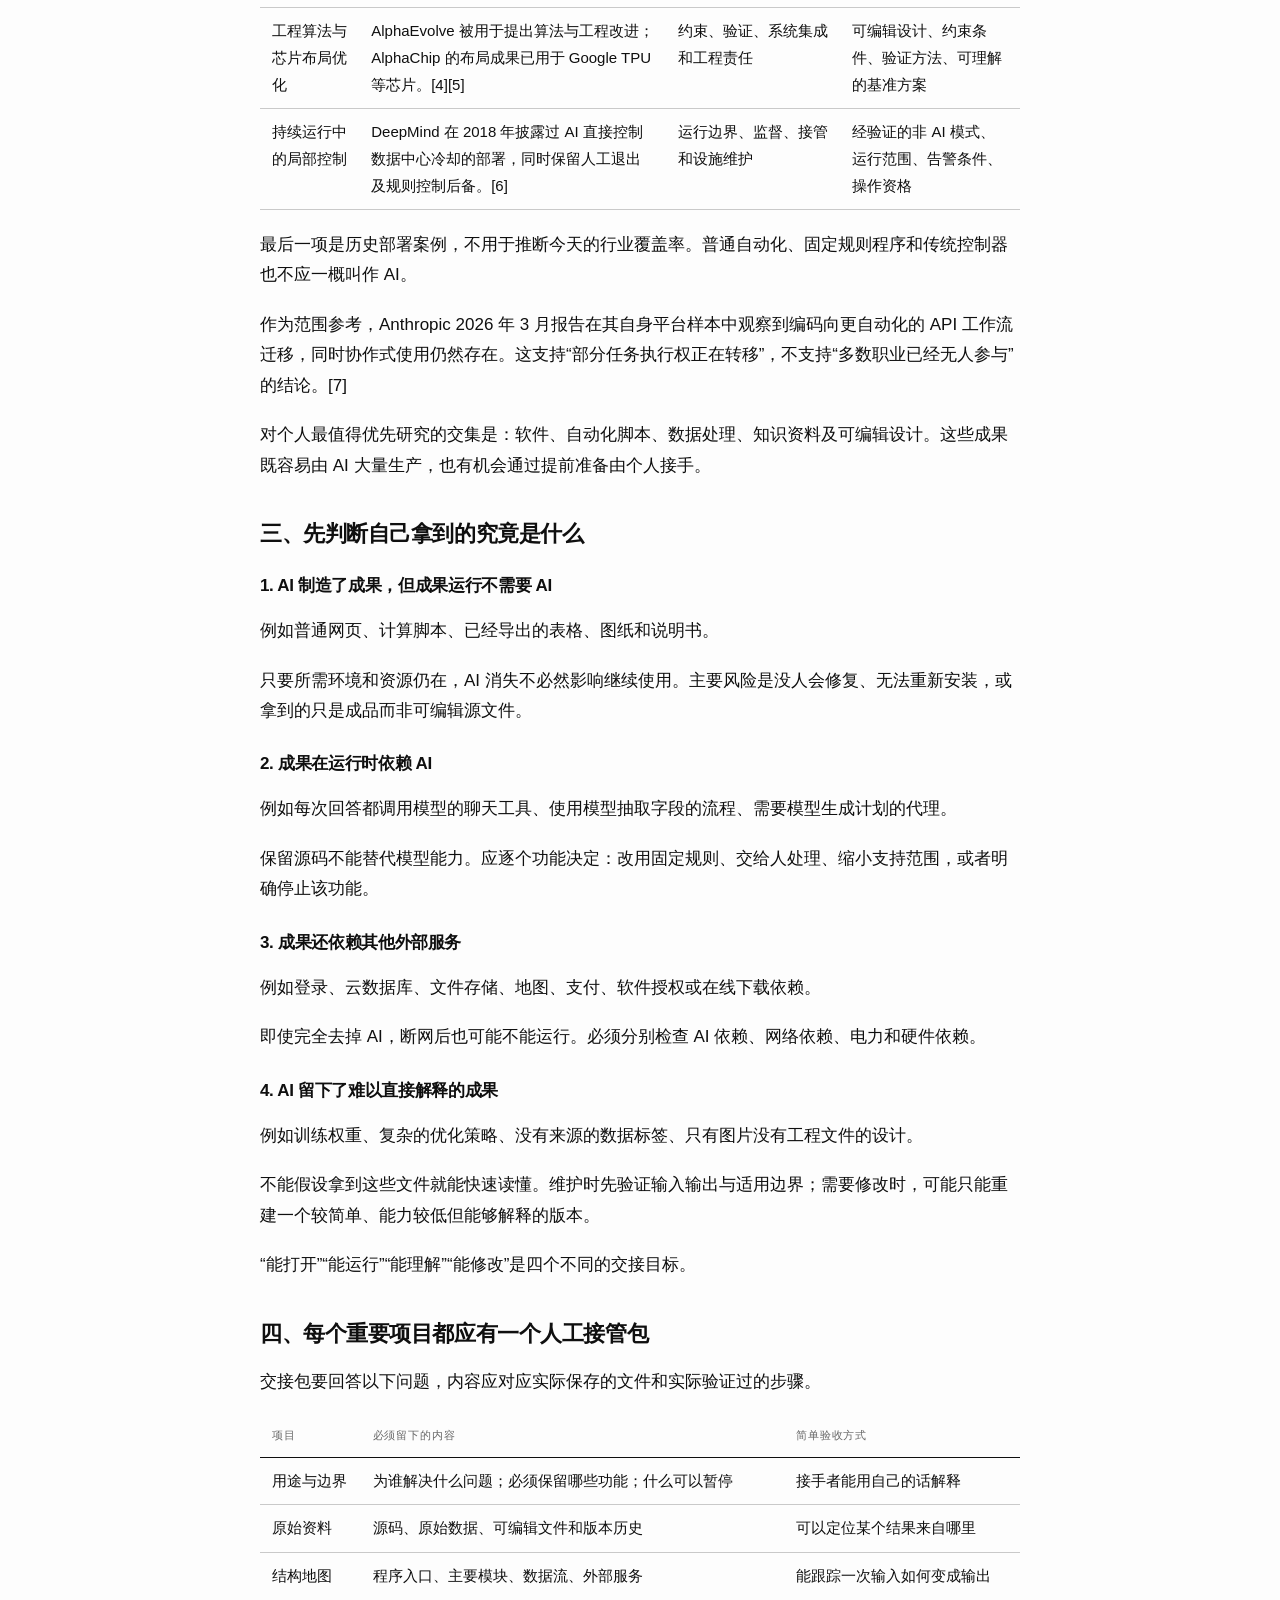
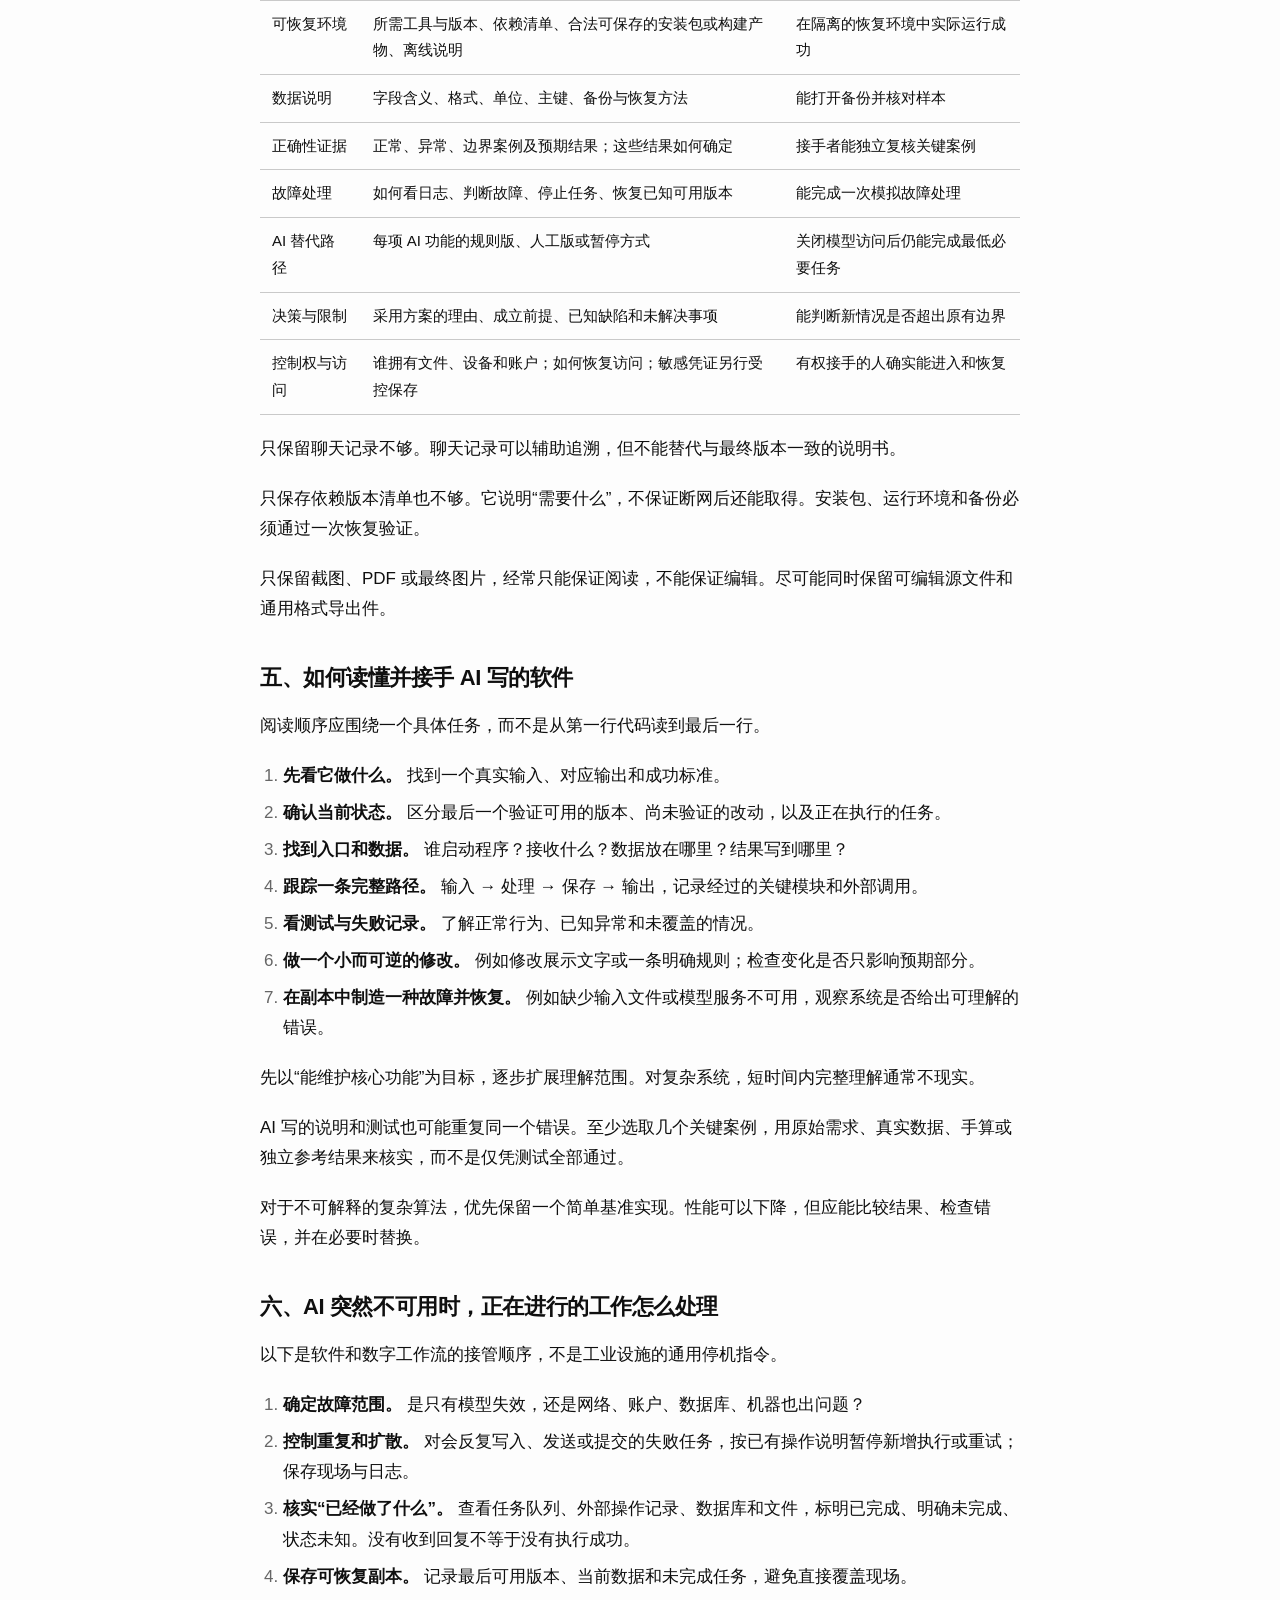
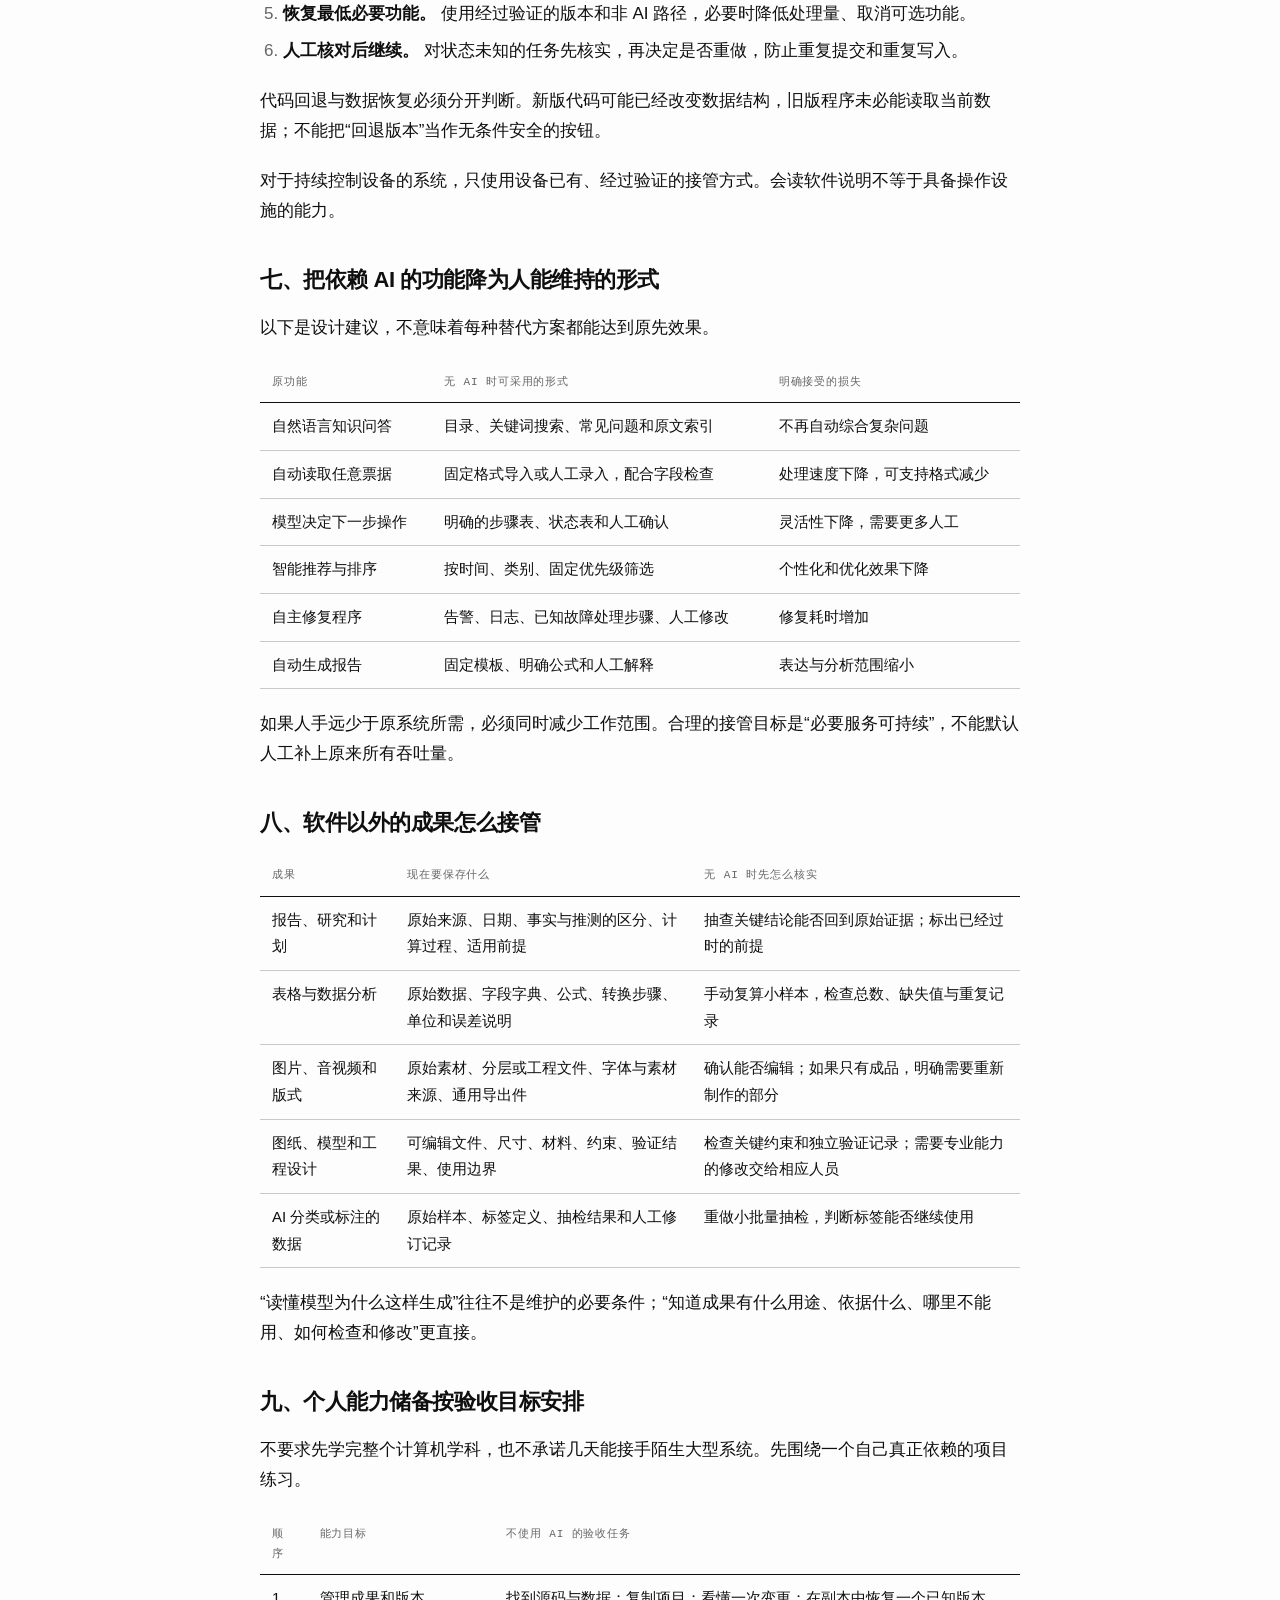
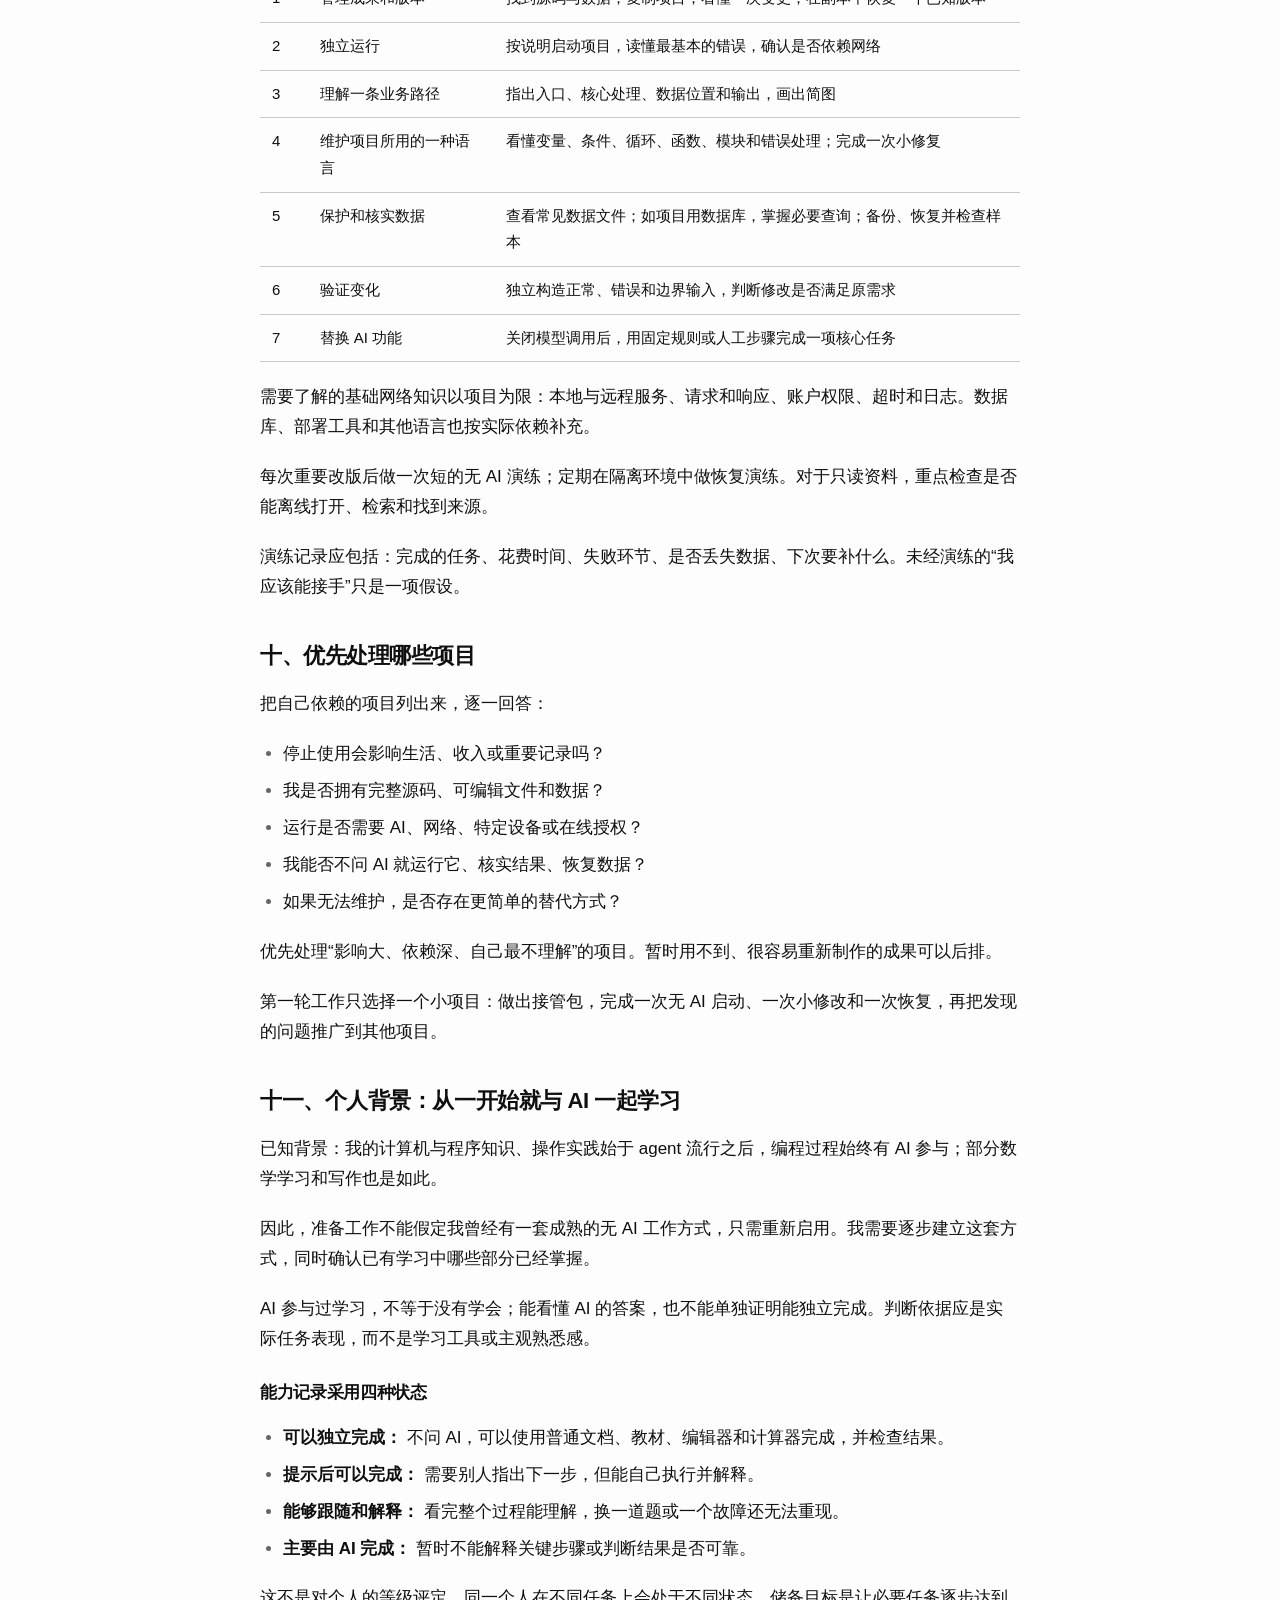
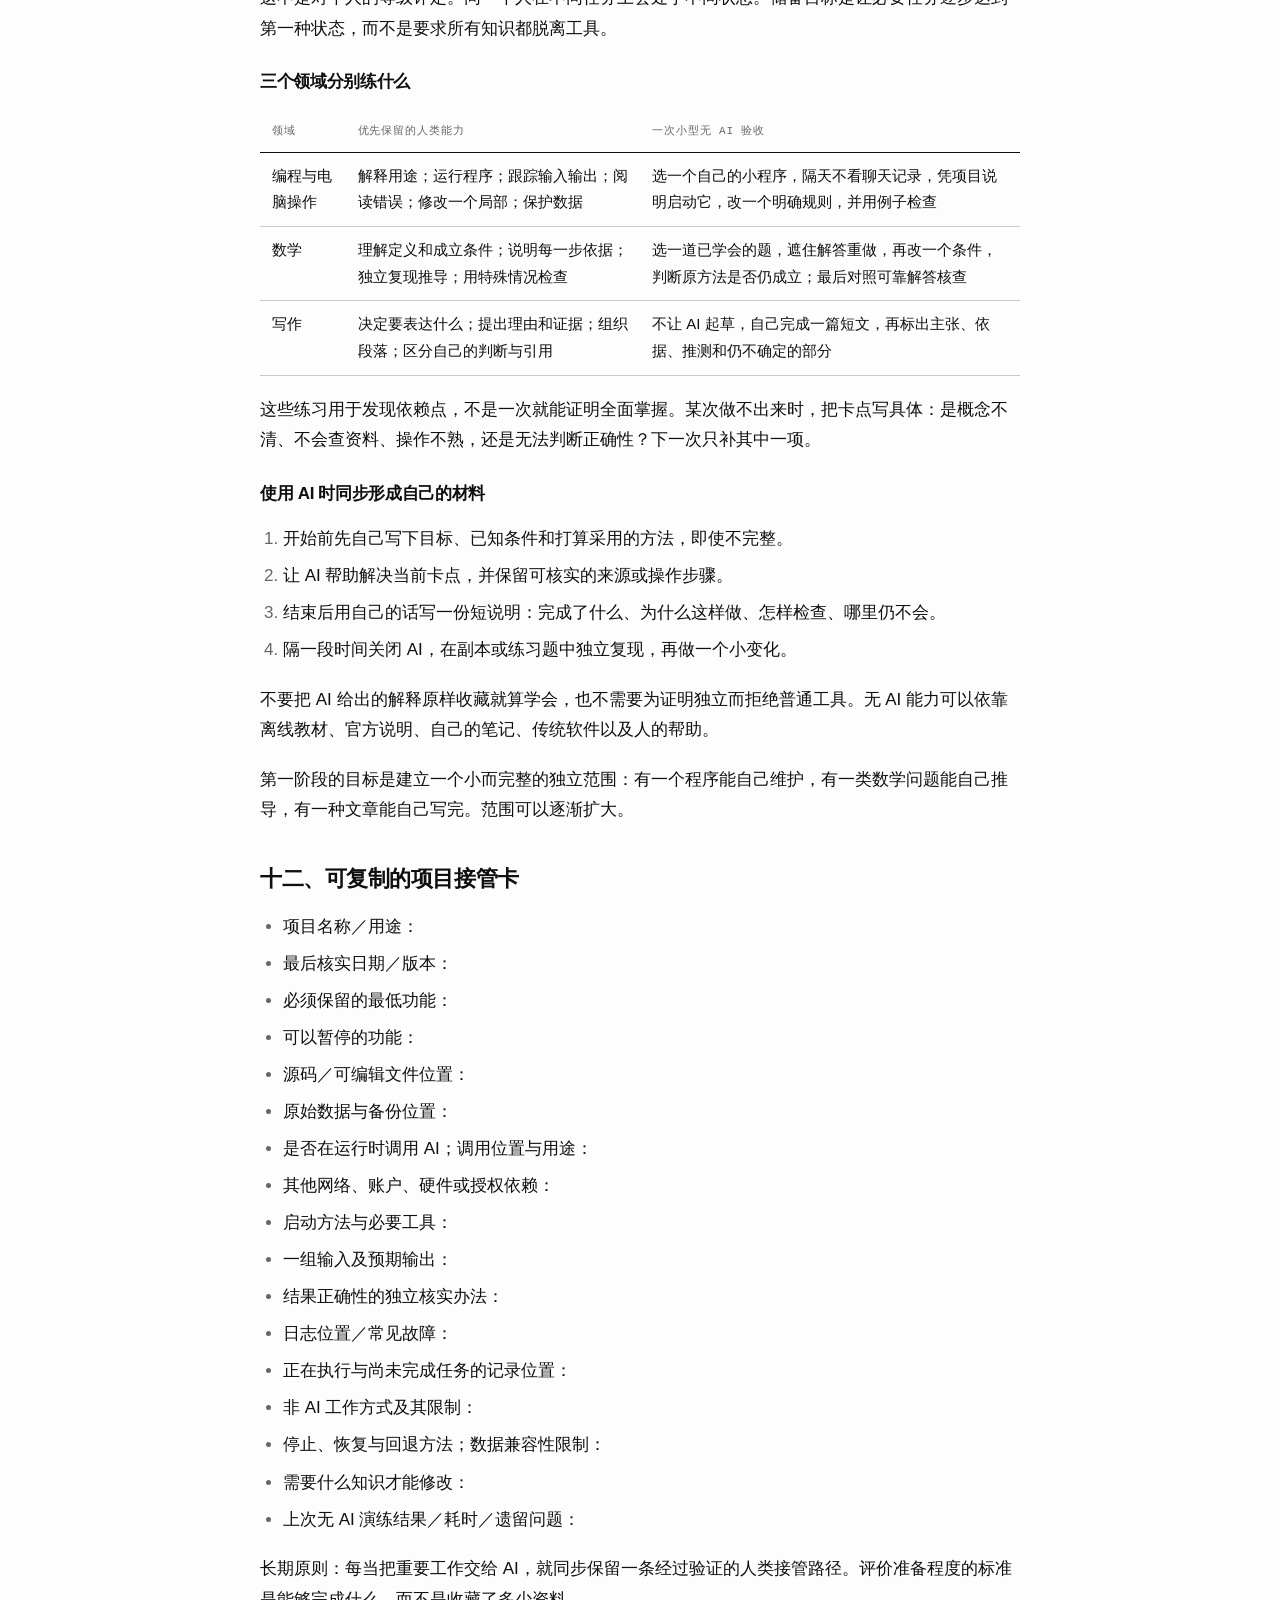
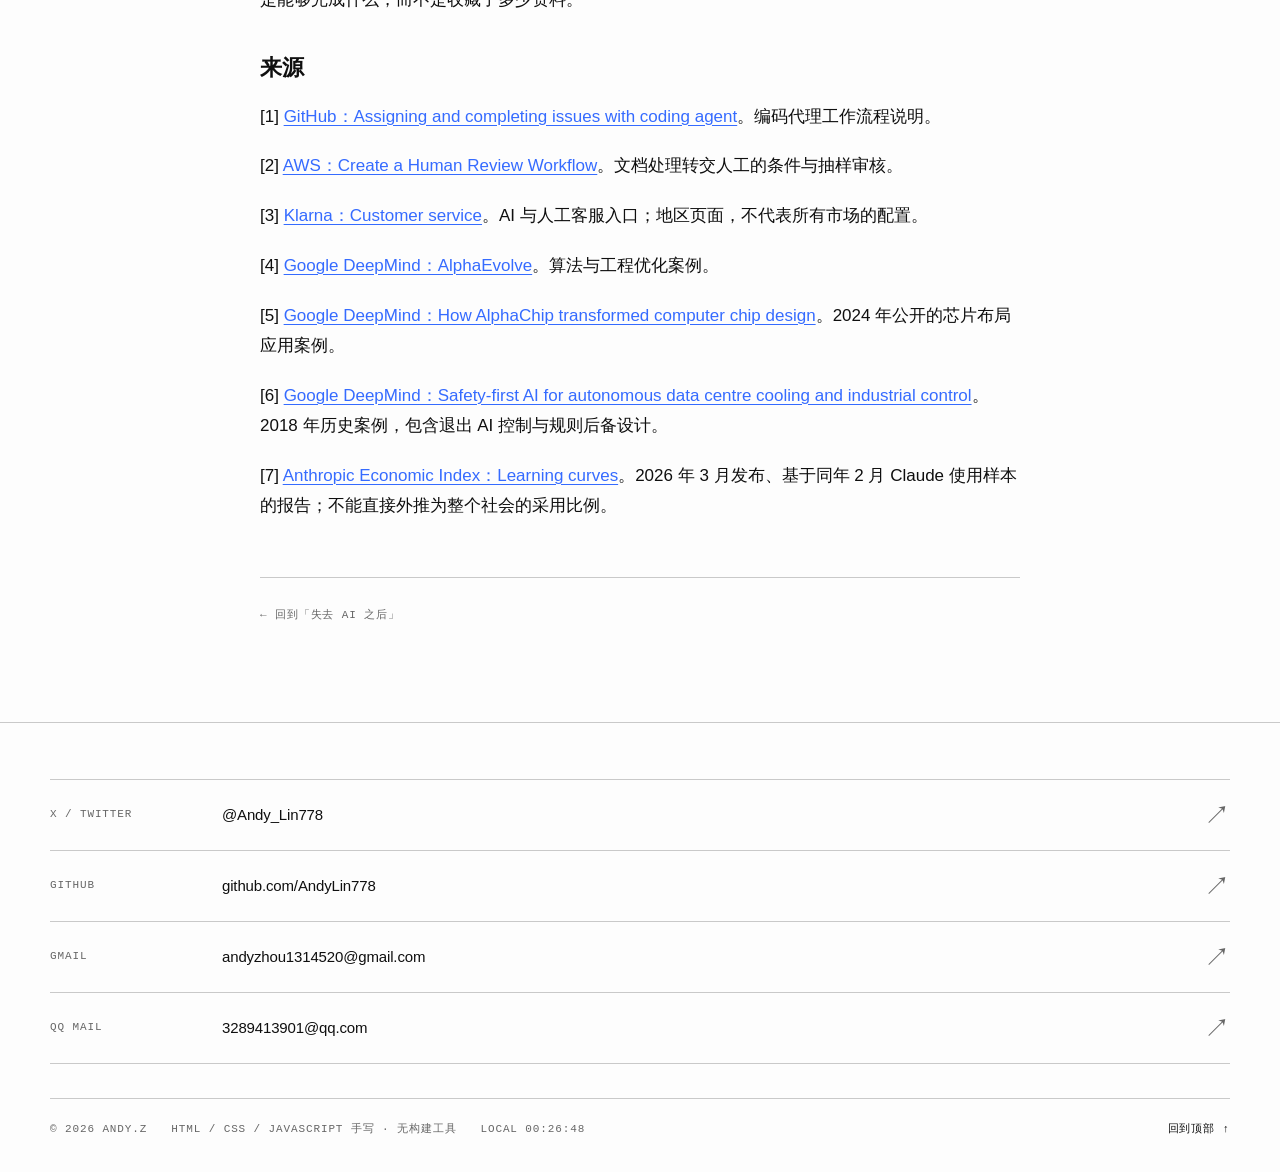
<file: projects/no-ai-memo.html>
<!DOCTYPE html>
<html lang="zh-CN">
<head>
  <meta charset="UTF-8">
  <meta name="viewport" content="width=device-width, initial-scale=1.0">
  <meta name="description" content="失去 AI 后的人工接管备忘录 - 哪些工作已经出现 AI 执行、人类审议的形态，一项成果依赖什么，怎么读懂 AI 写的软件，以及每个重要项目应该留下哪些东西">
  <meta name="theme-color" content="#fdfdfd">
  <title>失去 AI 后的人工接管备忘录 · Andy.Z</title>
  <link rel="stylesheet" href="../assets/css/style.css">
  <link rel="stylesheet" href="../assets/katex/katex.min.css">

  <script>
    document.documentElement.classList.add("js");
    try {
      if (window.matchMedia("(prefers-reduced-motion: reduce)").matches) {
        document.documentElement.setAttribute("data-reduced", "");
      }
    } catch (error) {
      /* 浏览器不支持 matchMedia 时按正常动效处理 */
    }
  </script>
</head>
<body class="page-post page-project">

  <a class="skip-link mono" href="#article">跳到正文 ↓</a>

  <!-- 顶部导航 -->
  <header class="navbar">
    <div class="shell nav-shell">
      <a href="../index.html" class="brand">
        <span class="brand-name">Andy.Z</span><span class="brand-dot">.</span>
      </a>

      <nav class="nav-links" id="navLinks" aria-label="页面导航">
        <a href="../index.html#work" class="nav-link is-active">项目</a>
        <a href="../index.html#writing" class="nav-link">文章</a>
        <a href="../index.html#research" class="nav-link">科研</a>
        <a href="../index.html#games" class="nav-link">游戏</a>
      </nav>

      <span class="nav-clock mono" id="navClock" aria-hidden="true">LOCAL --:--</span>

      <button class="nav-toggle" id="navToggle" type="button"
              aria-label="切换导航菜单" aria-expanded="false" aria-controls="navLinks">
        <span></span>
        <span></span>
        <span></span>
      </button>
    </div>
  </header>

  <main>
    <article id="article" class="post">
      <div class="post-shell">

        <!-- 文档头部 -->
        <header class="post-head">
          <p class="post-meta mono">2026.09.18 · 项目文档 · 版本 0.1</p>
          <h1 class="post-title">失去 AI 后的人工接管备忘录</h1>
          <p class="post-lede">
            未来计划中的个人技术储备，重点是读懂、运行、修复和维护 AI 已经完成或正在执行的工作。
            公开案例与准备建议分开：案例说明某些环节已经可以交给 AI 执行，不代表整个职业已经无人参与。
          </p>
        </header>

        <!-- 正文：由 projects/no-ai-memo.md 生成，源文件开头的 H1 会被 --skip-h1 跳过 -->
        <div class="prose">
<!-- ARTICLE:START -->
<p>版本：0.1｜整理日期：2026-09-18</p>

<p>定位：未来计划中的个人技术储备。重点是读懂、运行、修复和维护 AI 已经完成或正在执行的工作。</p>

<p>本稿将公开案例与准备建议分开。案例证明某些环节已经可以交由 AI 执行，不代表整个行业、职业或组织已经无人参与；厂商披露也不等于独立审计。本文不是对互联网中断或 AI 消失概率的预测。</p>

<h3>一、要防备的具体问题</h3>

<p>真正需要准备的是：当 AI 不可用时，我是否仍然拥有成果、数据、运行工具，以及判断成果是否正确的能力？</p>

<p>至少区分三种情况：</p>

<div class="table-wrap"><table><thead><tr><th>情境</th><th>仍然可以利用的资源</th><th>主要准备</th></tr></thead><tbody><tr><td>AI 服务停供、过贵或无权使用，但网络可用</td><td>搜索、普通软件、在线文档、人与人的协作</td><td>非 AI 工作流程、维护能力、服务替代方案</td></tr><tr><td>外网中断，自己的电脑和电力仍正常</td><td>本地文件、离线软件、局域网</td><td>完整离线资料、安装依赖、可恢复的数据和本地运行路径</td></tr><tr><td>算力、电力或硬件也长期短缺</td><td>资源状况不同，可能只能使用简单设备和纸张</td><td>缩小服务范围，保留必要记录和低技术流程</td></tr></tbody></table></div>

<p>本备忘录主要覆盖前两种情况，并为第三种保留简化路径。备份一个本地模型可以是附加选择，但不能作为“完全没有 AI”情境的基础方案。</p>

<h3>二、哪些核心工作已经出现 AI 执行、人类审议的形态</h3>

<p>这里按工作环节划分，而不把整个职业写成已经被替代。</p>

<div class="table-wrap"><table><thead><tr><th>工作环节</th><th>已公开的能力或部署案例</th><th>人类仍然负责什么</th><th>个人值得保留什么</th></tr></thead><tbody><tr><td>软件实现、修复和测试</td><td>GitHub 的编码代理可以接收任务、阅读代码、修改、运行测试并提交待审查的变更。[1]</td><td>需求取舍、审查、接受变更和运行责任</td><td>源码、历史、运行环境、测试、数据结构、部署和恢复说明</td></tr><tr><td>表单识别与结构化录入</td><td>AWS 的文档处理流程可按低置信度、缺失字段或抽样条件转交人工。[2]</td><td>定义字段和审核条件、处理例外、核实关键数据</td><td>原始文档、字段定义、转换规则、人工录入表、对账办法</td></tr><tr><td>常规客服与知识查询</td><td>Klarna 的官方客服页面同时提供 AI 助手与人工服务入口。[3]</td><td>复杂问题、例外处理和服务责任；不能据此认定人工已退出</td><td>原始知识库、政策版本、工单状态、处理记录、人工转接办法</td></tr><tr><td>工程算法与芯片布局优化</td><td>AlphaEvolve 被用于提出算法与工程改进；AlphaChip 的布局成果已用于 Google TPU 等芯片。[4][5]</td><td>约束、验证、系统集成和工程责任</td><td>可编辑设计、约束条件、验证方法、可理解的基准方案</td></tr><tr><td>持续运行中的局部控制</td><td>DeepMind 在 2018 年披露过 AI 直接控制数据中心冷却的部署，同时保留人工退出及规则控制后备。[6]</td><td>运行边界、监督、接管和设施维护</td><td>经验证的非 AI 模式、运行范围、告警条件、操作资格</td></tr></tbody></table></div>

<p>最后一项是历史部署案例，不用于推断今天的行业覆盖率。普通自动化、固定规则程序和传统控制器也不应一概叫作 AI。</p>

<p>作为范围参考，Anthropic 2026 年 3 月报告在其自身平台样本中观察到编码向更自动化的 API 工作流迁移，同时协作式使用仍然存在。这支持“部分任务执行权正在转移”，不支持“多数职业已经无人参与”的结论。[7]</p>

<p>对个人最值得优先研究的交集是：软件、自动化脚本、数据处理、知识资料及可编辑设计。这些成果既容易由 AI 大量生产，也有机会通过提前准备由个人接手。</p>

<h3>三、先判断自己拿到的究竟是什么</h3>

<h4>1. AI 制造了成果，但成果运行不需要 AI</h4>

<p>例如普通网页、计算脚本、已经导出的表格、图纸和说明书。</p>

<p>只要所需环境和资源仍在，AI 消失不必然影响继续使用。主要风险是没人会修复、无法重新安装，或拿到的只是成品而非可编辑源文件。</p>

<h4>2. 成果在运行时依赖 AI</h4>

<p>例如每次回答都调用模型的聊天工具、使用模型抽取字段的流程、需要模型生成计划的代理。</p>

<p>保留源码不能替代模型能力。应逐个功能决定：改用固定规则、交给人处理、缩小支持范围，或者明确停止该功能。</p>

<h4>3. 成果还依赖其他外部服务</h4>

<p>例如登录、云数据库、文件存储、地图、支付、软件授权或在线下载依赖。</p>

<p>即使完全去掉 AI，断网后也可能不能运行。必须分别检查 AI 依赖、网络依赖、电力和硬件依赖。</p>

<h4>4. AI 留下了难以直接解释的成果</h4>

<p>例如训练权重、复杂的优化策略、没有来源的数据标签、只有图片没有工程文件的设计。</p>

<p>不能假设拿到这些文件就能快速读懂。维护时先验证输入输出与适用边界；需要修改时，可能只能重建一个较简单、能力较低但能够解释的版本。</p>

<p>“能打开”“能运行”“能理解”“能修改”是四个不同的交接目标。</p>

<h3>四、每个重要项目都应有一个人工接管包</h3>

<p>交接包要回答以下问题，内容应对应实际保存的文件和实际验证过的步骤。</p>

<div class="table-wrap"><table><thead><tr><th>项目</th><th>必须留下的内容</th><th>简单验收方式</th></tr></thead><tbody><tr><td>用途与边界</td><td>为谁解决什么问题；必须保留哪些功能；什么可以暂停</td><td>接手者能用自己的话解释</td></tr><tr><td>原始资料</td><td>源码、原始数据、可编辑文件和版本历史</td><td>可以定位某个结果来自哪里</td></tr><tr><td>结构地图</td><td>程序入口、主要模块、数据流、外部服务</td><td>能跟踪一次输入如何变成输出</td></tr><tr><td>可恢复环境</td><td>所需工具与版本、依赖清单、合法可保存的安装包或构建产物、离线说明</td><td>在隔离的恢复环境中实际运行成功</td></tr><tr><td>数据说明</td><td>字段含义、格式、单位、主键、备份与恢复方法</td><td>能打开备份并核对样本</td></tr><tr><td>正确性证据</td><td>正常、异常、边界案例及预期结果；这些结果如何确定</td><td>接手者能独立复核关键案例</td></tr><tr><td>故障处理</td><td>如何看日志、判断故障、停止任务、恢复已知可用版本</td><td>能完成一次模拟故障处理</td></tr><tr><td>AI 替代路径</td><td>每项 AI 功能的规则版、人工版或暂停方式</td><td>关闭模型访问后仍能完成最低必要任务</td></tr><tr><td>决策与限制</td><td>采用方案的理由、成立前提、已知缺陷和未解决事项</td><td>能判断新情况是否超出原有边界</td></tr><tr><td>控制权与访问</td><td>谁拥有文件、设备和账户；如何恢复访问；敏感凭证另行受控保存</td><td>有权接手的人确实能进入和恢复</td></tr></tbody></table></div>

<p>只保留聊天记录不够。聊天记录可以辅助追溯，但不能替代与最终版本一致的说明书。</p>

<p>只保存依赖版本清单也不够。它说明“需要什么”，不保证断网后还能取得。安装包、运行环境和备份必须通过一次恢复验证。</p>

<p>只保留截图、PDF 或最终图片，经常只能保证阅读，不能保证编辑。尽可能同时保留可编辑源文件和通用格式导出件。</p>

<h3>五、如何读懂并接手 AI 写的软件</h3>

<p>阅读顺序应围绕一个具体任务，而不是从第一行代码读到最后一行。</p>

<ol><li><strong>先看它做什么。</strong> 找到一个真实输入、对应输出和成功标准。</li><li><strong>确认当前状态。</strong> 区分最后一个验证可用的版本、尚未验证的改动，以及正在执行的任务。</li><li><strong>找到入口和数据。</strong> 谁启动程序？接收什么？数据放在哪里？结果写到哪里？</li><li><strong>跟踪一条完整路径。</strong> 输入 → 处理 → 保存 → 输出，记录经过的关键模块和外部调用。</li><li><strong>看测试与失败记录。</strong> 了解正常行为、已知异常和未覆盖的情况。</li><li><strong>做一个小而可逆的修改。</strong> 例如修改展示文字或一条明确规则；检查变化是否只影响预期部分。</li><li><strong>在副本中制造一种故障并恢复。</strong> 例如缺少输入文件或模型服务不可用，观察系统是否给出可理解的错误。</li></ol>

<p>先以“能维护核心功能”为目标，逐步扩展理解范围。对复杂系统，短时间内完整理解通常不现实。</p>

<p>AI 写的说明和测试也可能重复同一个错误。至少选取几个关键案例，用原始需求、真实数据、手算或独立参考结果来核实，而不是仅凭测试全部通过。</p>

<p>对于不可解释的复杂算法，优先保留一个简单基准实现。性能可以下降，但应能比较结果、检查错误，并在必要时替换。</p>

<h3>六、AI 突然不可用时，正在进行的工作怎么处理</h3>

<p>以下是软件和数字工作流的接管顺序，不是工业设施的通用停机指令。</p>

<ol><li><strong>确定故障范围。</strong> 是只有模型失效，还是网络、账户、数据库、机器也出问题？</li><li><strong>控制重复和扩散。</strong> 对会反复写入、发送或提交的失败任务，按已有操作说明暂停新增执行或重试；保存现场与日志。</li><li><strong>核实“已经做了什么”。</strong> 查看任务队列、外部操作记录、数据库和文件，标明已完成、明确未完成、状态未知。没有收到回复不等于没有执行成功。</li><li><strong>保存可恢复副本。</strong> 记录最后可用版本、当前数据和未完成任务，避免直接覆盖现场。</li><li><strong>恢复最低必要功能。</strong> 使用经过验证的版本和非 AI 路径，必要时降低处理量、取消可选功能。</li><li><strong>人工核对后继续。</strong> 对状态未知的任务先核实，再决定是否重做，防止重复提交和重复写入。</li></ol>

<p>代码回退与数据恢复必须分开判断。新版代码可能已经改变数据结构，旧版程序未必能读取当前数据；不能把“回退版本”当作无条件安全的按钮。</p>

<p>对于持续控制设备的系统，只使用设备已有、经过验证的接管方式。会读软件说明不等于具备操作设施的能力。</p>

<h3>七、把依赖 AI 的功能降为人能维持的形式</h3>

<p>以下是设计建议，不意味着每种替代方案都能达到原先效果。</p>

<div class="table-wrap"><table><thead><tr><th>原功能</th><th>无 AI 时可采用的形式</th><th>明确接受的损失</th></tr></thead><tbody><tr><td>自然语言知识问答</td><td>目录、关键词搜索、常见问题和原文索引</td><td>不再自动综合复杂问题</td></tr><tr><td>自动读取任意票据</td><td>固定格式导入或人工录入，配合字段检查</td><td>处理速度下降，可支持格式减少</td></tr><tr><td>模型决定下一步操作</td><td>明确的步骤表、状态表和人工确认</td><td>灵活性下降，需要更多人工</td></tr><tr><td>智能推荐与排序</td><td>按时间、类别、固定优先级筛选</td><td>个性化和优化效果下降</td></tr><tr><td>自主修复程序</td><td>告警、日志、已知故障处理步骤、人工修改</td><td>修复耗时增加</td></tr><tr><td>自动生成报告</td><td>固定模板、明确公式和人工解释</td><td>表达与分析范围缩小</td></tr></tbody></table></div>

<p>如果人手远少于原系统所需，必须同时减少工作范围。合理的接管目标是“必要服务可持续”，不能默认人工补上原来所有吞吐量。</p>

<h3>八、软件以外的成果怎么接管</h3>

<div class="table-wrap"><table><thead><tr><th>成果</th><th>现在要保存什么</th><th>无 AI 时先怎么核实</th></tr></thead><tbody><tr><td>报告、研究和计划</td><td>原始来源、日期、事实与推测的区分、计算过程、适用前提</td><td>抽查关键结论能否回到原始证据；标出已经过时的前提</td></tr><tr><td>表格与数据分析</td><td>原始数据、字段字典、公式、转换步骤、单位和误差说明</td><td>手动复算小样本，检查总数、缺失值与重复记录</td></tr><tr><td>图片、音视频和版式</td><td>原始素材、分层或工程文件、字体与素材来源、通用导出件</td><td>确认能否编辑；如果只有成品，明确需要重新制作的部分</td></tr><tr><td>图纸、模型和工程设计</td><td>可编辑文件、尺寸、材料、约束、验证结果、使用边界</td><td>检查关键约束和独立验证记录；需要专业能力的修改交给相应人员</td></tr><tr><td>AI 分类或标注的数据</td><td>原始样本、标签定义、抽检结果和人工修订记录</td><td>重做小批量抽检，判断标签能否继续使用</td></tr></tbody></table></div>

<p>“读懂模型为什么这样生成”往往不是维护的必要条件；“知道成果有什么用途、依据什么、哪里不能用、如何检查和修改”更直接。</p>

<h3>九、个人能力储备按验收目标安排</h3>

<p>不要求先学完整个计算机学科，也不承诺几天能接手陌生大型系统。先围绕一个自己真正依赖的项目练习。</p>

<div class="table-wrap"><table><thead><tr><th>顺序</th><th>能力目标</th><th>不使用 AI 的验收任务</th></tr></thead><tbody><tr><td>1</td><td>管理成果和版本</td><td>找到源码与数据；复制项目；看懂一次变更；在副本中恢复一个已知版本</td></tr><tr><td>2</td><td>独立运行</td><td>按说明启动项目，读懂最基本的错误，确认是否依赖网络</td></tr><tr><td>3</td><td>理解一条业务路径</td><td>指出入口、核心处理、数据位置和输出，画出简图</td></tr><tr><td>4</td><td>维护项目所用的一种语言</td><td>看懂变量、条件、循环、函数、模块和错误处理；完成一次小修复</td></tr><tr><td>5</td><td>保护和核实数据</td><td>查看常见数据文件；如项目用数据库，掌握必要查询；备份、恢复并检查样本</td></tr><tr><td>6</td><td>验证变化</td><td>独立构造正常、错误和边界输入，判断修改是否满足原需求</td></tr><tr><td>7</td><td>替换 AI 功能</td><td>关闭模型调用后，用固定规则或人工步骤完成一项核心任务</td></tr></tbody></table></div>

<p>需要了解的基础网络知识以项目为限：本地与远程服务、请求和响应、账户权限、超时和日志。数据库、部署工具和其他语言也按实际依赖补充。</p>

<p>每次重要改版后做一次短的无 AI 演练；定期在隔离环境中做恢复演练。对于只读资料，重点检查是否能离线打开、检索和找到来源。</p>

<p>演练记录应包括：完成的任务、花费时间、失败环节、是否丢失数据、下次要补什么。未经演练的“我应该能接手”只是一项假设。</p>

<h3>十、优先处理哪些项目</h3>

<p>把自己依赖的项目列出来，逐一回答：</p>

<ul><li>停止使用会影响生活、收入或重要记录吗？</li><li>我是否拥有完整源码、可编辑文件和数据？</li><li>运行是否需要 AI、网络、特定设备或在线授权？</li><li>我能否不问 AI 就运行它、核实结果、恢复数据？</li><li>如果无法维护，是否存在更简单的替代方式？</li></ul>

<p>优先处理“影响大、依赖深、自己最不理解”的项目。暂时用不到、很容易重新制作的成果可以后排。</p>

<p>第一轮工作只选择一个小项目：做出接管包，完成一次无 AI 启动、一次小修改和一次恢复，再把发现的问题推广到其他项目。</p>

<h3>十一、个人背景：从一开始就与 AI 一起学习</h3>

<p>已知背景：我的计算机与程序知识、操作实践始于 agent 流行之后，编程过程始终有 AI 参与；部分数学学习和写作也是如此。</p>

<p>因此，准备工作不能假定我曾经有一套成熟的无 AI 工作方式，只需重新启用。我需要逐步建立这套方式，同时确认已有学习中哪些部分已经掌握。</p>

<p>AI 参与过学习，不等于没有学会；能看懂 AI 的答案，也不能单独证明能独立完成。判断依据应是实际任务表现，而不是学习工具或主观熟悉感。</p>

<h4>能力记录采用四种状态</h4>

<ul><li><strong>可以独立完成：</strong> 不问 AI，可以使用普通文档、教材、编辑器和计算器完成，并检查结果。</li><li><strong>提示后可以完成：</strong> 需要别人指出下一步，但能自己执行并解释。</li><li><strong>能够跟随和解释：</strong> 看完整个过程能理解，换一道题或一个故障还无法重现。</li><li><strong>主要由 AI 完成：</strong> 暂时不能解释关键步骤或判断结果是否可靠。</li></ul>

<p>这不是对个人的等级评定。同一个人在不同任务上会处于不同状态。储备目标是让必要任务逐步达到第一种状态，而不是要求所有知识都脱离工具。</p>

<h4>三个领域分别练什么</h4>

<div class="table-wrap"><table><thead><tr><th>领域</th><th>优先保留的人类能力</th><th>一次小型无 AI 验收</th></tr></thead><tbody><tr><td>编程与电脑操作</td><td>解释用途；运行程序；跟踪输入输出；阅读错误；修改一个局部；保护数据</td><td>选一个自己的小程序，隔天不看聊天记录，凭项目说明启动它，改一个明确规则，并用例子检查</td></tr><tr><td>数学</td><td>理解定义和成立条件；说明每一步依据；独立复现推导；用特殊情况检查</td><td>选一道已学会的题，遮住解答重做，再改一个条件，判断原方法是否仍成立；最后对照可靠解答核查</td></tr><tr><td>写作</td><td>决定要表达什么；提出理由和证据；组织段落；区分自己的判断与引用</td><td>不让 AI 起草，自己完成一篇短文，再标出主张、依据、推测和仍不确定的部分</td></tr></tbody></table></div>

<p>这些练习用于发现依赖点，不是一次就能证明全面掌握。某次做不出来时，把卡点写具体：是概念不清、不会查资料、操作不熟，还是无法判断正确性？下一次只补其中一项。</p>

<h4>使用 AI 时同步形成自己的材料</h4>

<ol><li>开始前先自己写下目标、已知条件和打算采用的方法，即使不完整。</li><li>让 AI 帮助解决当前卡点，并保留可核实的来源或操作步骤。</li><li>结束后用自己的话写一份短说明：完成了什么、为什么这样做、怎样检查、哪里仍不会。</li><li>隔一段时间关闭 AI，在副本或练习题中独立复现，再做一个小变化。</li></ol>

<p>不要把 AI 给出的解释原样收藏就算学会，也不需要为证明独立而拒绝普通工具。无 AI 能力可以依靠离线教材、官方说明、自己的笔记、传统软件以及人的帮助。</p>

<p>第一阶段的目标是建立一个小而完整的独立范围：有一个程序能自己维护，有一类数学问题能自己推导，有一种文章能自己写完。范围可以逐渐扩大。</p>

<h3>十二、可复制的项目接管卡</h3>

<ul><li>项目名称／用途：</li><li>最后核实日期／版本：</li><li>必须保留的最低功能：</li><li>可以暂停的功能：</li><li>源码／可编辑文件位置：</li><li>原始数据与备份位置：</li><li>是否在运行时调用 AI；调用位置与用途：</li><li>其他网络、账户、硬件或授权依赖：</li><li>启动方法与必要工具：</li><li>一组输入及预期输出：</li><li>结果正确性的独立核实办法：</li><li>日志位置／常见故障：</li><li>正在执行与尚未完成任务的记录位置：</li><li>非 AI 工作方式及其限制：</li><li>停止、恢复与回退方法；数据兼容性限制：</li><li>需要什么知识才能修改：</li><li>上次无 AI 演练结果／耗时／遗留问题：</li></ul>

<p>长期原则：每当把重要工作交给 AI，就同步保留一条经过验证的人类接管路径。评价准备程度的标准是能够完成什么，而不是收藏了多少资料。</p>

<h3>来源</h3>

<p>[1] <a href="https://github.blog/ai-and-ml/github-copilot/assigning-and-completing-issues-with-coding-agent-in-github-copilot/" target="_blank" rel="noopener">GitHub：Assigning and completing issues with coding agent</a>。编码代理工作流程说明。</p>

<p>[2] <a href="https://docs.aws.amazon.com/sagemaker/latest/dg/a2i-create-flow-definition.html" target="_blank" rel="noopener">AWS：Create a Human Review Workflow</a>。文档处理转交人工的条件与抽样审核。</p>

<p>[3] <a href="https://www.klarna.com/nz/help/" target="_blank" rel="noopener">Klarna：Customer service</a>。AI 与人工客服入口；地区页面，不代表所有市场的配置。</p>

<p>[4] <a href="https://deepmind.google/blog/alphaevolve-a-gemini-powered-coding-agent-for-designing-advanced-algorithms/" target="_blank" rel="noopener">Google DeepMind：AlphaEvolve</a>。算法与工程优化案例。</p>

<p>[5] <a href="https://deepmind.google/blog/how-alphachip-transformed-computer-chip-design/" target="_blank" rel="noopener">Google DeepMind：How AlphaChip transformed computer chip design</a>。2024 年公开的芯片布局应用案例。</p>

<p>[6] <a href="https://deepmind.google/blog/safety-first-ai-for-autonomous-data-centre-cooling-and-industrial-control/" target="_blank" rel="noopener">Google DeepMind：Safety-first AI for autonomous data centre cooling and industrial control</a>。2018 年历史案例，包含退出 AI 控制与规则后备设计。</p>

<p>[7] <a href="https://www.anthropic.com/research/economic-index-march-2026-report" target="_blank" rel="noopener">Anthropic Economic Index：Learning curves</a>。2026 年 3 月发布、基于同年 2 月 Claude 使用样本的报告；不能直接外推为整个社会的采用比例。</p>
<!-- ARTICLE:END -->
        </div>

        <footer class="post-foot">
          <a class="post-back mono" href="no-ai.html">← 回到「失去 AI 之后」</a>
        </footer>

      </div>
    </article>
  </main>

  <footer class="site-footer">
    <div class="shell">

      <div class="contact-list footer-contact">
        <a class="contact-row reveal" href="https://x.com/Andy_Lin778" target="_blank" rel="noopener">
          <span class="contact-label mono">X / TWITTER</span>
          <span class="contact-value">@Andy_Lin778</span>
          <span class="row-arrow" aria-hidden="true">↗</span>
        </a>
        <a class="contact-row reveal" href="https://github.com/AndyLin778" target="_blank" rel="noopener">
          <span class="contact-label mono">GITHUB</span>
          <span class="contact-value">github.com/AndyLin778</span>
          <span class="row-arrow" aria-hidden="true">↗</span>
        </a>
        <a class="contact-row reveal" href="mailto:andyzhou1314520@gmail.com">
          <span class="contact-label mono">GMAIL</span>
          <span class="contact-value">andyzhou1314520@gmail.com</span>
          <span class="row-arrow" aria-hidden="true">↗</span>
        </a>
        <a class="contact-row reveal" href="mailto:3289413901@qq.com">
          <span class="contact-label mono">QQ MAIL</span>
          <span class="contact-value">3289413901@qq.com</span>
          <span class="row-arrow" aria-hidden="true">↗</span>
        </a>
      </div>

      <div class="footer-shell mono">
        <span>© <span id="year">2026</span> Andy.Z</span>
        <span class="footer-note">HTML / CSS / JavaScript 手写 · 无构建工具</span>
        <span id="footerClock">LOCAL --:--:--</span>
        <a href="#article" class="footer-top">回到顶部 ↑</a>
      </div>

    </div>
  </footer>

  <script src="../assets/js/script.js"></script>
  <script src="../assets/katex/katex.min.js"></script>
  <script src="../assets/katex/contrib/auto-render.min.js"></script>
  <script>
    // 数学公式渲染：$$...$$ 与 \[...\] 为独立公式行，\(...\) 为行内公式
    if (window.renderMathInElement) {
      renderMathInElement(document.body, {
        delimiters: [
          { left: "$$", right: "$$", display: true },
          { left: "\\[", right: "\\]", display: true },
          { left: "\\(", right: "\\)", display: false }
        ],
        ignoredTags: ["script", "noscript", "style", "textarea", "pre", "code", "option"],
        throwOnError: false
      });
    }
  </script>
</body>
</html>
</file>
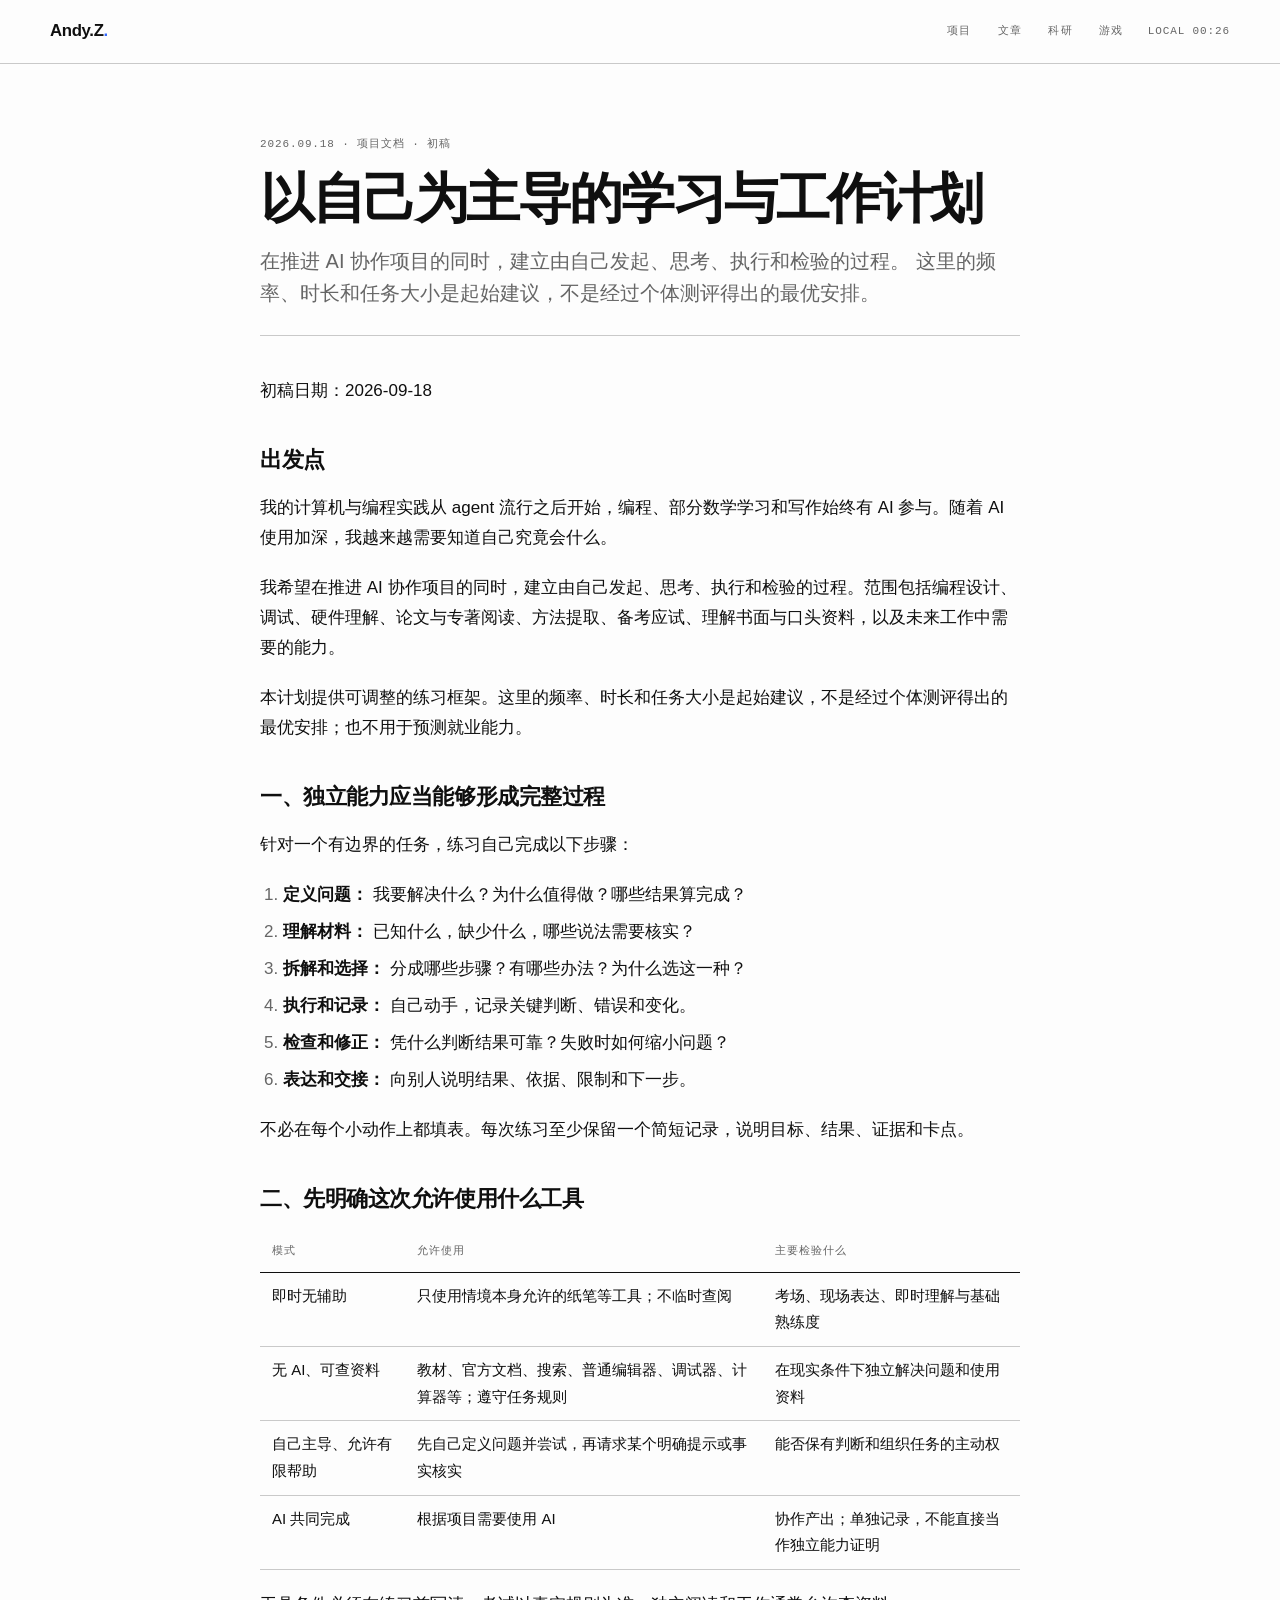
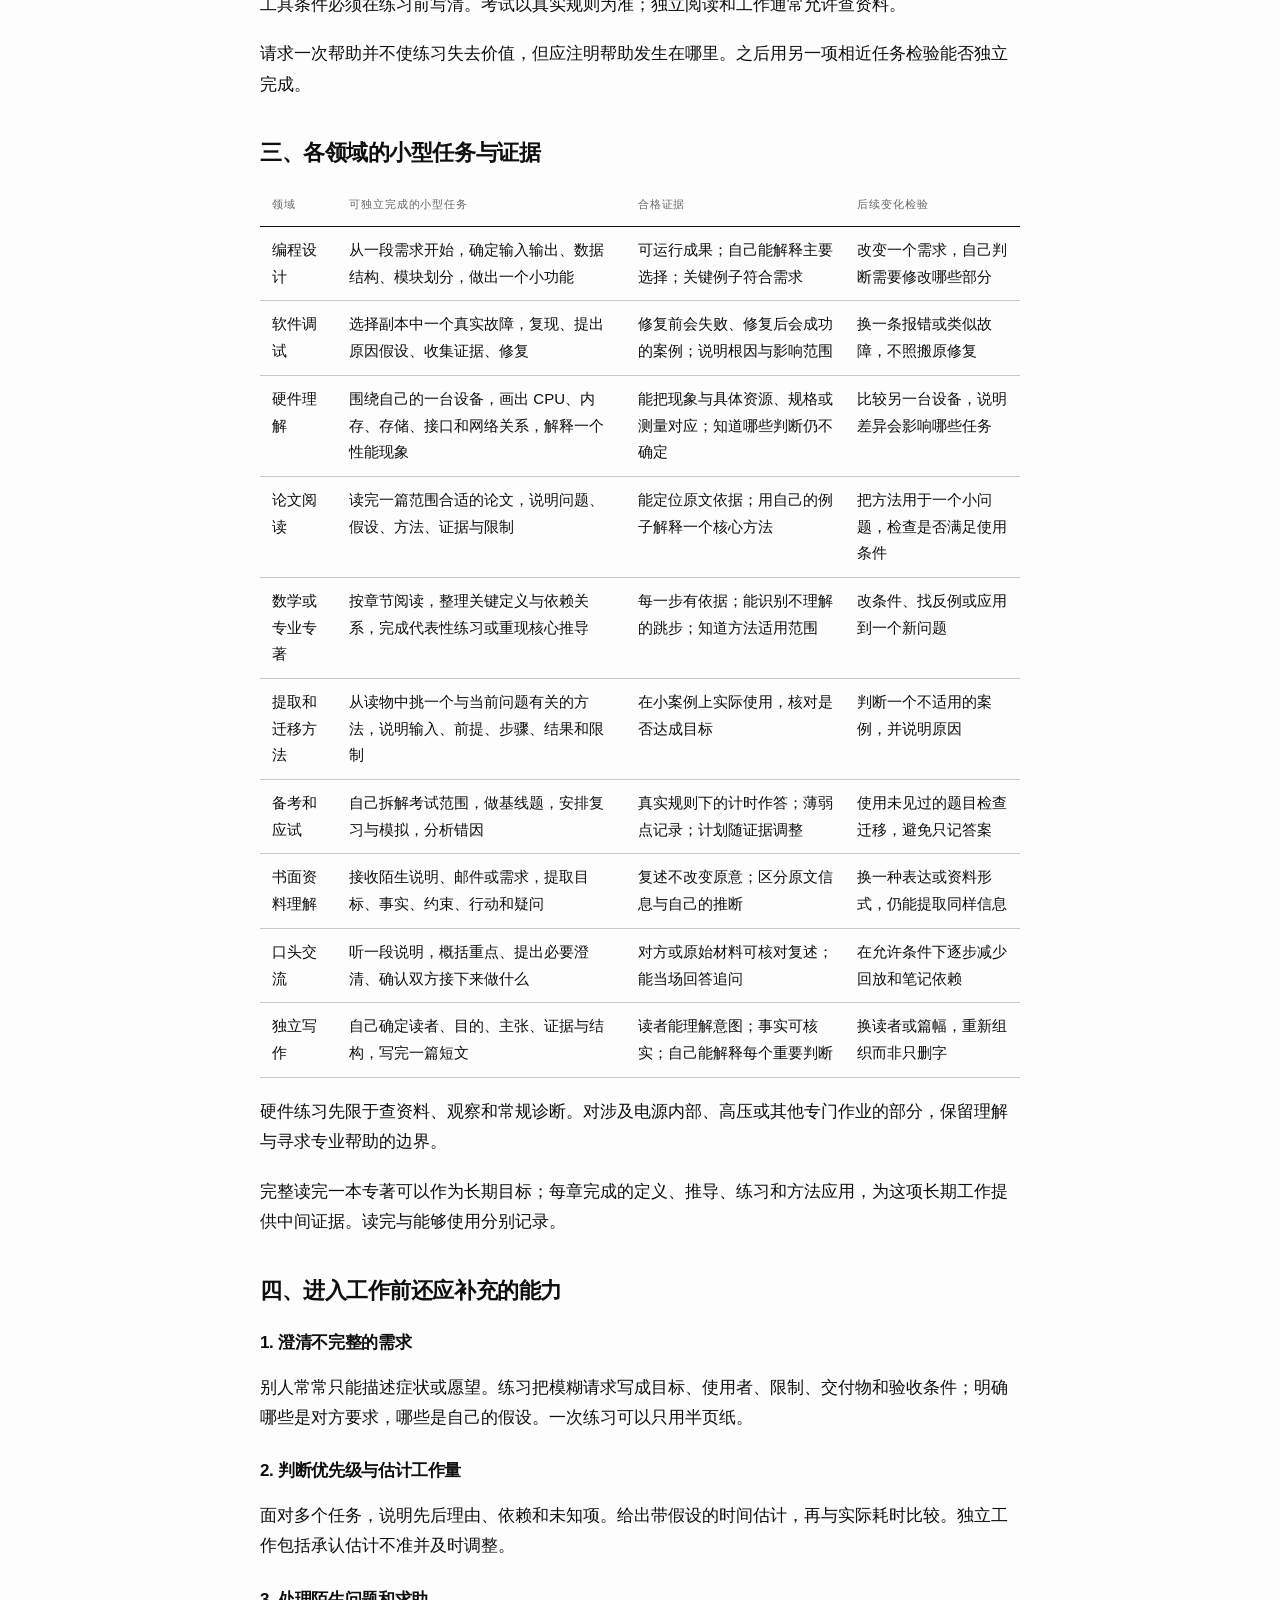
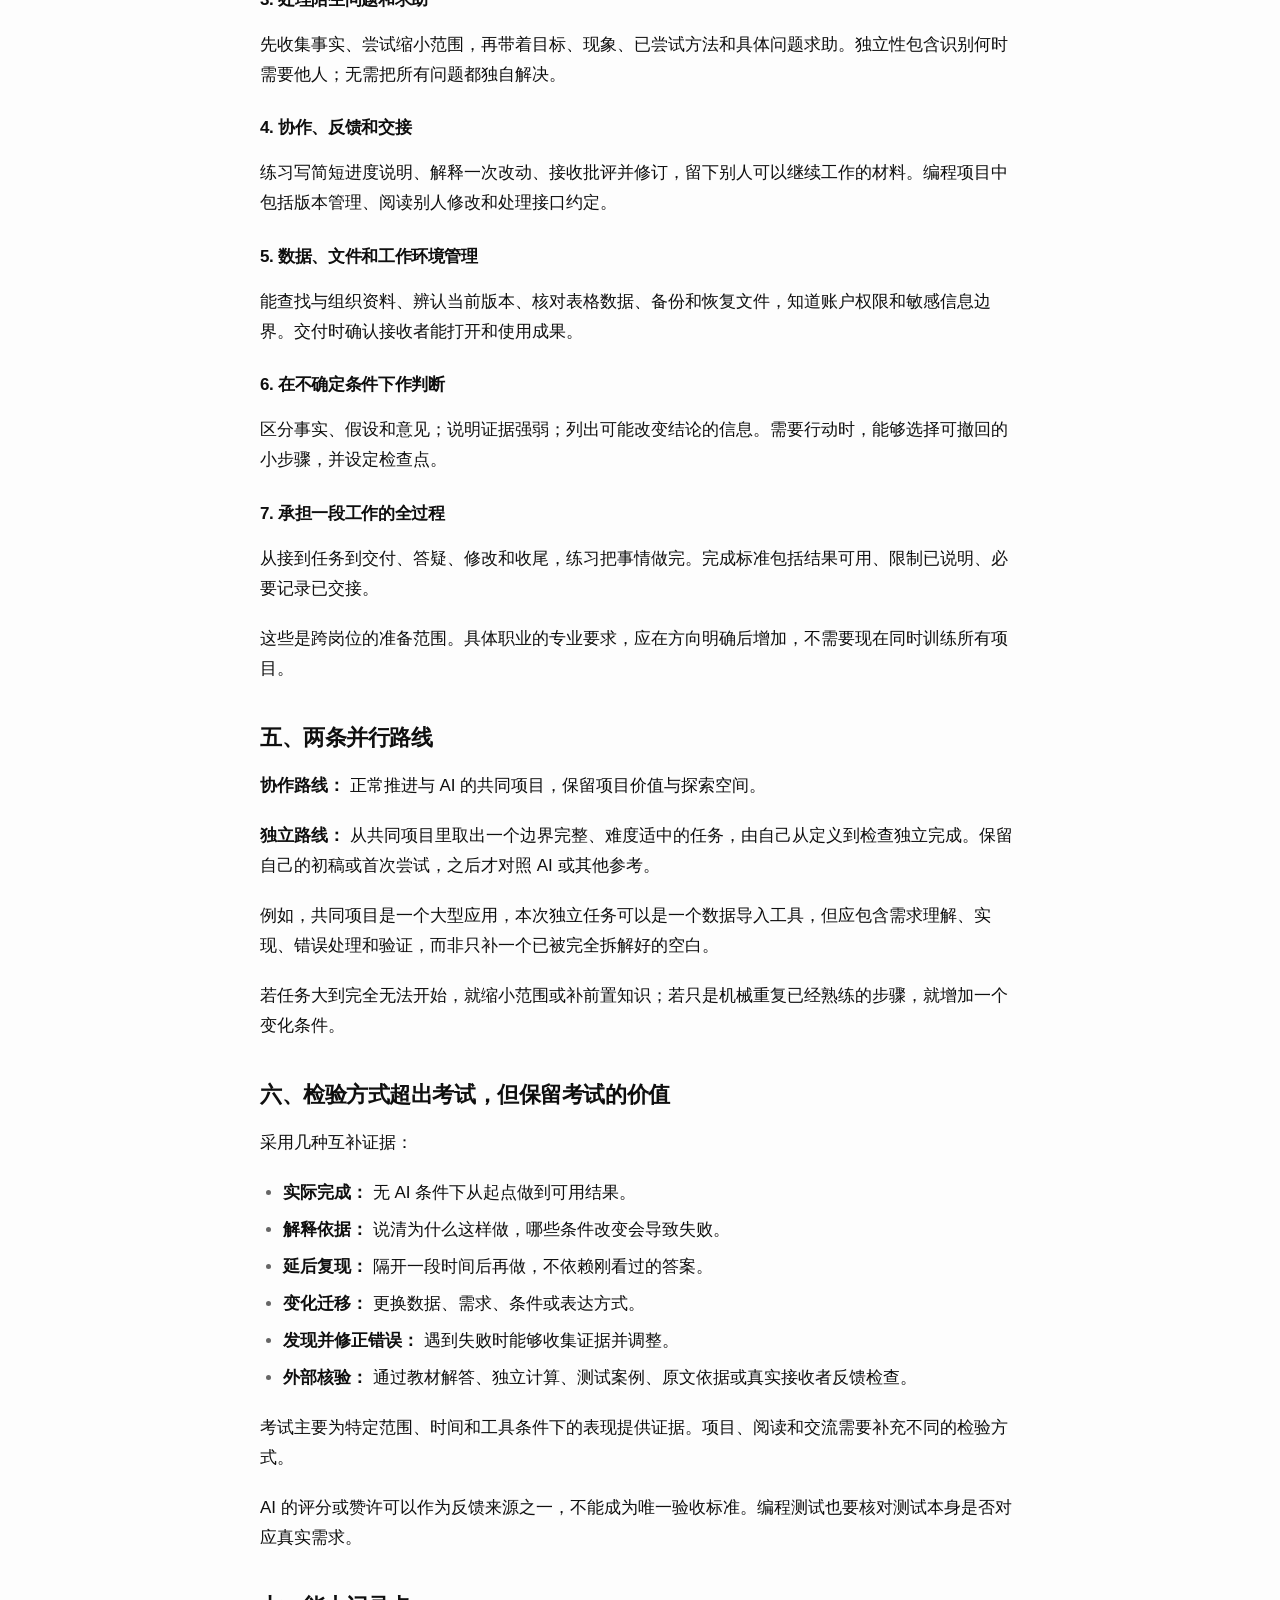
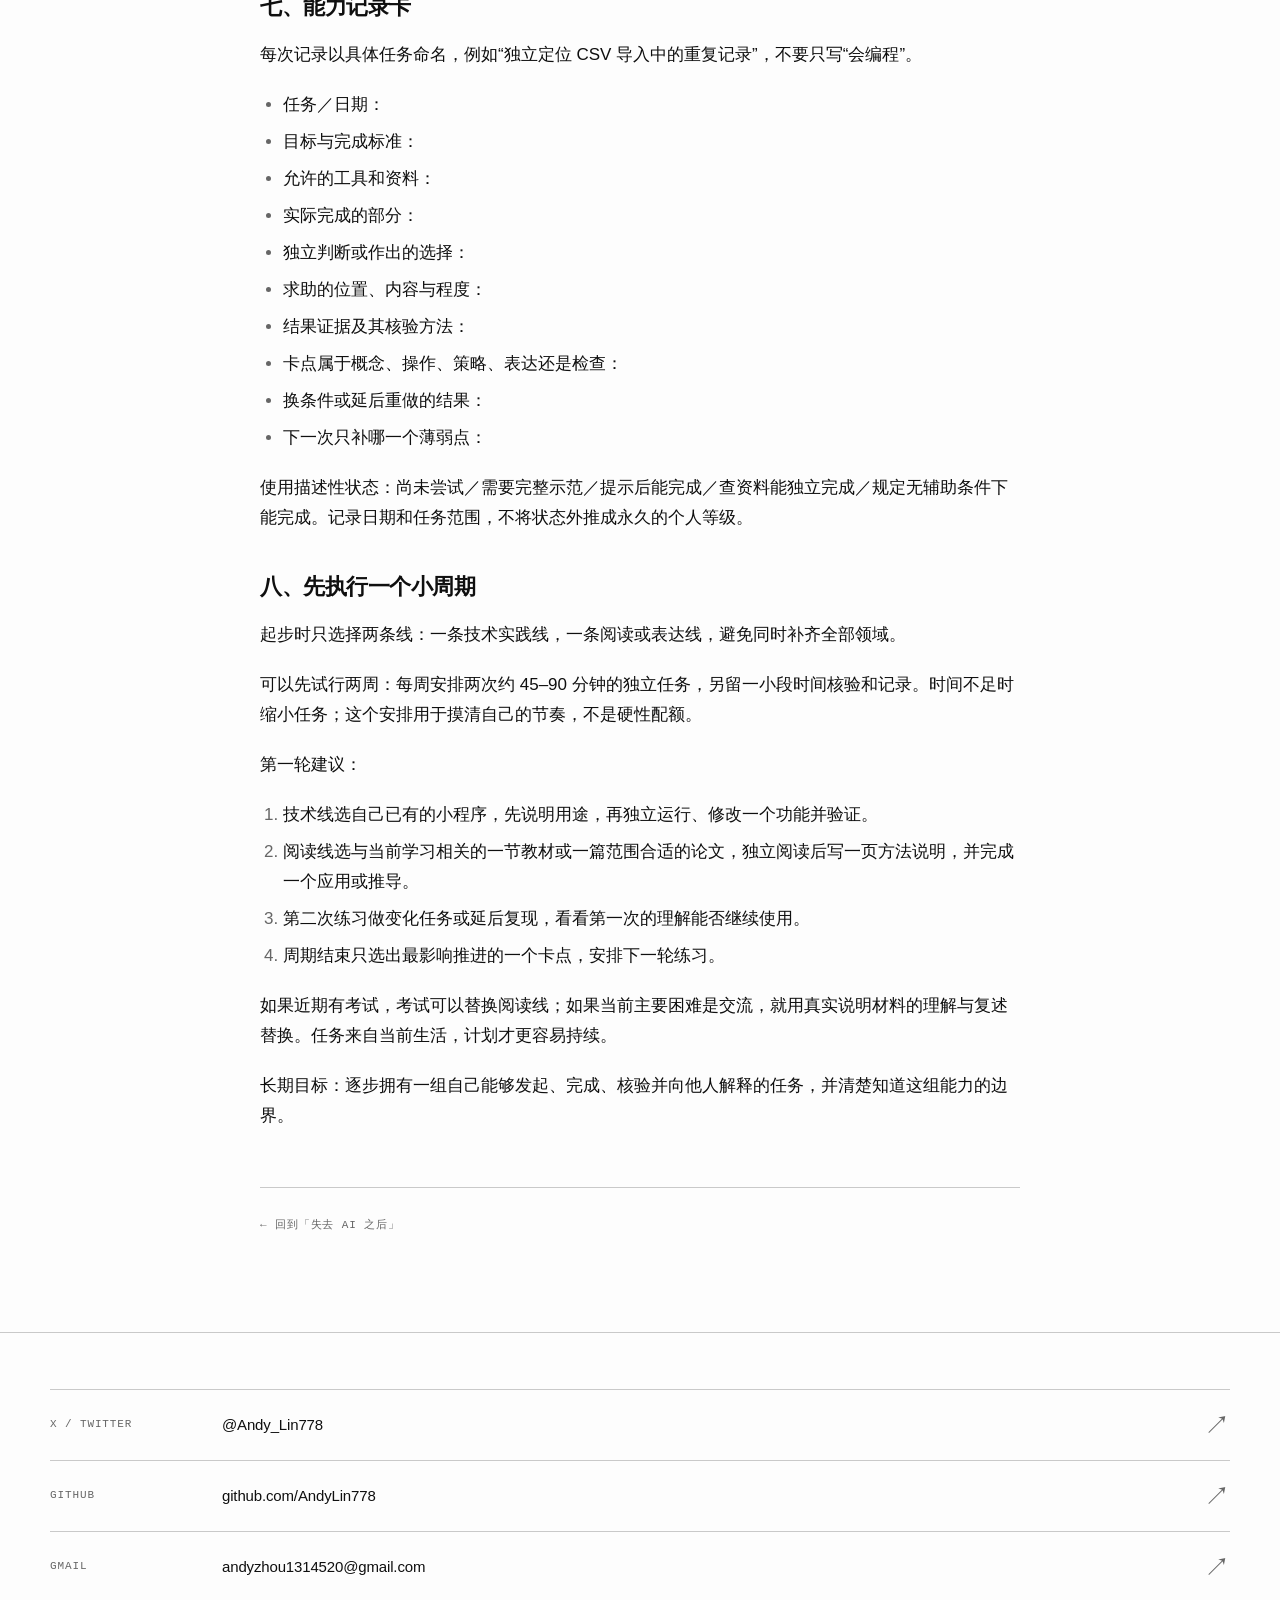
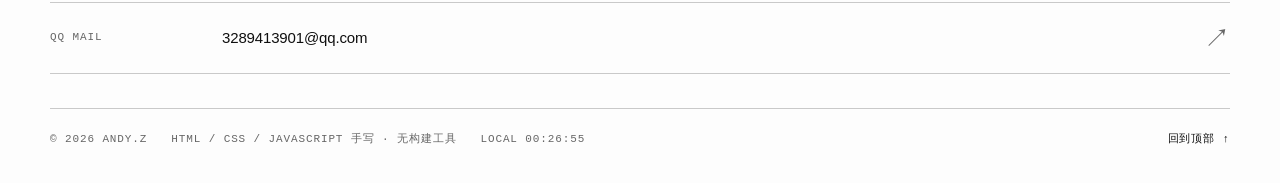
<file: projects/no-ai-plan.html>
<!DOCTYPE html>
<html lang="zh-CN">
<head>
  <meta charset="UTF-8">
  <meta name="viewport" content="width=device-width, initial-scale=1.0">
  <meta name="description" content="以自己为主导的学习与工作计划 - 独立完成一件事的完整过程、允许使用的工具、各领域的练习与合格证据，以及能力记录卡">
  <meta name="theme-color" content="#fdfdfd">
  <title>以自己为主导的学习与工作计划 · Andy.Z</title>
  <link rel="stylesheet" href="../assets/css/style.css">
  <link rel="stylesheet" href="../assets/katex/katex.min.css">

  <script>
    document.documentElement.classList.add("js");
    try {
      if (window.matchMedia("(prefers-reduced-motion: reduce)").matches) {
        document.documentElement.setAttribute("data-reduced", "");
      }
    } catch (error) {
      /* 浏览器不支持 matchMedia 时按正常动效处理 */
    }
  </script>
</head>
<body class="page-post page-project">

  <a class="skip-link mono" href="#article">跳到正文 ↓</a>

  <!-- 顶部导航 -->
  <header class="navbar">
    <div class="shell nav-shell">
      <a href="../index.html" class="brand">
        <span class="brand-name">Andy.Z</span><span class="brand-dot">.</span>
      </a>

      <nav class="nav-links" id="navLinks" aria-label="页面导航">
        <a href="../index.html#work" class="nav-link is-active">项目</a>
        <a href="../index.html#writing" class="nav-link">文章</a>
        <a href="../index.html#research" class="nav-link">科研</a>
        <a href="../index.html#games" class="nav-link">游戏</a>
      </nav>

      <span class="nav-clock mono" id="navClock" aria-hidden="true">LOCAL --:--</span>

      <button class="nav-toggle" id="navToggle" type="button"
              aria-label="切换导航菜单" aria-expanded="false" aria-controls="navLinks">
        <span></span>
        <span></span>
        <span></span>
      </button>
    </div>
  </header>

  <main>
    <article id="article" class="post">
      <div class="post-shell">

        <!-- 文档头部 -->
        <header class="post-head">
          <p class="post-meta mono">2026.09.18 · 项目文档 · 初稿</p>
          <h1 class="post-title">以自己为主导的学习与工作计划</h1>
          <p class="post-lede">
            在推进 AI 协作项目的同时，建立由自己发起、思考、执行和检验的过程。
            这里的频率、时长和任务大小是起始建议，不是经过个体测评得出的最优安排。
          </p>
        </header>

        <!-- 正文：由 projects/no-ai-plan.md 生成，源文件开头的 H1 会被 --skip-h1 跳过 -->
        <div class="prose">
<!-- ARTICLE:START -->
<p>初稿日期：2026-09-18</p>

<h3>出发点</h3>

<p>我的计算机与编程实践从 agent 流行之后开始，编程、部分数学学习和写作始终有 AI 参与。随着 AI 使用加深，我越来越需要知道自己究竟会什么。</p>

<p>我希望在推进 AI 协作项目的同时，建立由自己发起、思考、执行和检验的过程。范围包括编程设计、调试、硬件理解、论文与专著阅读、方法提取、备考应试、理解书面与口头资料，以及未来工作中需要的能力。</p>

<p>本计划提供可调整的练习框架。这里的频率、时长和任务大小是起始建议，不是经过个体测评得出的最优安排；也不用于预测就业能力。</p>

<h3>一、独立能力应当能够形成完整过程</h3>

<p>针对一个有边界的任务，练习自己完成以下步骤：</p>

<ol><li><strong>定义问题：</strong> 我要解决什么？为什么值得做？哪些结果算完成？</li><li><strong>理解材料：</strong> 已知什么，缺少什么，哪些说法需要核实？</li><li><strong>拆解和选择：</strong> 分成哪些步骤？有哪些办法？为什么选这一种？</li><li><strong>执行和记录：</strong> 自己动手，记录关键判断、错误和变化。</li><li><strong>检查和修正：</strong> 凭什么判断结果可靠？失败时如何缩小问题？</li><li><strong>表达和交接：</strong> 向别人说明结果、依据、限制和下一步。</li></ol>

<p>不必在每个小动作上都填表。每次练习至少保留一个简短记录，说明目标、结果、证据和卡点。</p>

<h3>二、先明确这次允许使用什么工具</h3>

<div class="table-wrap"><table><thead><tr><th>模式</th><th>允许使用</th><th>主要检验什么</th></tr></thead><tbody><tr><td>即时无辅助</td><td>只使用情境本身允许的纸笔等工具；不临时查阅</td><td>考场、现场表达、即时理解与基础熟练度</td></tr><tr><td>无 AI、可查资料</td><td>教材、官方文档、搜索、普通编辑器、调试器、计算器等；遵守任务规则</td><td>在现实条件下独立解决问题和使用资料</td></tr><tr><td>自己主导、允许有限帮助</td><td>先自己定义问题并尝试，再请求某个明确提示或事实核实</td><td>能否保有判断和组织任务的主动权</td></tr><tr><td>AI 共同完成</td><td>根据项目需要使用 AI</td><td>协作产出；单独记录，不能直接当作独立能力证明</td></tr></tbody></table></div>

<p>工具条件必须在练习前写清。考试以真实规则为准；独立阅读和工作通常允许查资料。</p>

<p>请求一次帮助并不使练习失去价值，但应注明帮助发生在哪里。之后用另一项相近任务检验能否独立完成。</p>

<h3>三、各领域的小型任务与证据</h3>

<div class="table-wrap"><table><thead><tr><th>领域</th><th>可独立完成的小型任务</th><th>合格证据</th><th>后续变化检验</th></tr></thead><tbody><tr><td>编程设计</td><td>从一段需求开始，确定输入输出、数据结构、模块划分，做出一个小功能</td><td>可运行成果；自己能解释主要选择；关键例子符合需求</td><td>改变一个需求，自己判断需要修改哪些部分</td></tr><tr><td>软件调试</td><td>选择副本中一个真实故障，复现、提出原因假设、收集证据、修复</td><td>修复前会失败、修复后会成功的案例；说明根因与影响范围</td><td>换一条报错或类似故障，不照搬原修复</td></tr><tr><td>硬件理解</td><td>围绕自己的一台设备，画出 CPU、内存、存储、接口和网络关系，解释一个性能现象</td><td>能把现象与具体资源、规格或测量对应；知道哪些判断仍不确定</td><td>比较另一台设备，说明差异会影响哪些任务</td></tr><tr><td>论文阅读</td><td>读完一篇范围合适的论文，说明问题、假设、方法、证据与限制</td><td>能定位原文依据；用自己的例子解释一个核心方法</td><td>把方法用于一个小问题，检查是否满足使用条件</td></tr><tr><td>数学或专业专著</td><td>按章节阅读，整理关键定义与依赖关系，完成代表性练习或重现核心推导</td><td>每一步有依据；能识别不理解的跳步；知道方法适用范围</td><td>改条件、找反例或应用到一个新问题</td></tr><tr><td>提取和迁移方法</td><td>从读物中挑一个与当前问题有关的方法，说明输入、前提、步骤、结果和限制</td><td>在小案例上实际使用，核对是否达成目标</td><td>判断一个不适用的案例，并说明原因</td></tr><tr><td>备考和应试</td><td>自己拆解考试范围，做基线题，安排复习与模拟，分析错因</td><td>真实规则下的计时作答；薄弱点记录；计划随证据调整</td><td>使用未见过的题目检查迁移，避免只记答案</td></tr><tr><td>书面资料理解</td><td>接收陌生说明、邮件或需求，提取目标、事实、约束、行动和疑问</td><td>复述不改变原意；区分原文信息与自己的推断</td><td>换一种表达或资料形式，仍能提取同样信息</td></tr><tr><td>口头交流</td><td>听一段说明，概括重点、提出必要澄清、确认双方接下来做什么</td><td>对方或原始材料可核对复述；能当场回答追问</td><td>在允许条件下逐步减少回放和笔记依赖</td></tr><tr><td>独立写作</td><td>自己确定读者、目的、主张、证据与结构，写完一篇短文</td><td>读者能理解意图；事实可核实；自己能解释每个重要判断</td><td>换读者或篇幅，重新组织而非只删字</td></tr></tbody></table></div>

<p>硬件练习先限于查资料、观察和常规诊断。对涉及电源内部、高压或其他专门作业的部分，保留理解与寻求专业帮助的边界。</p>

<p>完整读完一本专著可以作为长期目标；每章完成的定义、推导、练习和方法应用，为这项长期工作提供中间证据。读完与能够使用分别记录。</p>

<h3>四、进入工作前还应补充的能力</h3>

<h4>1. 澄清不完整的需求</h4>

<p>别人常常只能描述症状或愿望。练习把模糊请求写成目标、使用者、限制、交付物和验收条件；明确哪些是对方要求，哪些是自己的假设。一次练习可以只用半页纸。</p>

<h4>2. 判断优先级与估计工作量</h4>

<p>面对多个任务，说明先后理由、依赖和未知项。给出带假设的时间估计，再与实际耗时比较。独立工作包括承认估计不准并及时调整。</p>

<h4>3. 处理陌生问题和求助</h4>

<p>先收集事实、尝试缩小范围，再带着目标、现象、已尝试方法和具体问题求助。独立性包含识别何时需要他人；无需把所有问题都独自解决。</p>

<h4>4. 协作、反馈和交接</h4>

<p>练习写简短进度说明、解释一次改动、接收批评并修订，留下别人可以继续工作的材料。编程项目中包括版本管理、阅读别人修改和处理接口约定。</p>

<h4>5. 数据、文件和工作环境管理</h4>

<p>能查找与组织资料、辨认当前版本、核对表格数据、备份和恢复文件，知道账户权限和敏感信息边界。交付时确认接收者能打开和使用成果。</p>

<h4>6. 在不确定条件下作判断</h4>

<p>区分事实、假设和意见；说明证据强弱；列出可能改变结论的信息。需要行动时，能够选择可撤回的小步骤，并设定检查点。</p>

<h4>7. 承担一段工作的全过程</h4>

<p>从接到任务到交付、答疑、修改和收尾，练习把事情做完。完成标准包括结果可用、限制已说明、必要记录已交接。</p>

<p>这些是跨岗位的准备范围。具体职业的专业要求，应在方向明确后增加，不需要现在同时训练所有项目。</p>

<h3>五、两条并行路线</h3>

<p><strong>协作路线：</strong> 正常推进与 AI 的共同项目，保留项目价值与探索空间。</p>

<p><strong>独立路线：</strong> 从共同项目里取出一个边界完整、难度适中的任务，由自己从定义到检查独立完成。保留自己的初稿或首次尝试，之后才对照 AI 或其他参考。</p>

<p>例如，共同项目是一个大型应用，本次独立任务可以是一个数据导入工具，但应包含需求理解、实现、错误处理和验证，而非只补一个已被完全拆解好的空白。</p>

<p>若任务大到完全无法开始，就缩小范围或补前置知识；若只是机械重复已经熟练的步骤，就增加一个变化条件。</p>

<h3>六、检验方式超出考试，但保留考试的价值</h3>

<p>采用几种互补证据：</p>

<ul><li><strong>实际完成：</strong> 无 AI 条件下从起点做到可用结果。</li><li><strong>解释依据：</strong> 说清为什么这样做，哪些条件改变会导致失败。</li><li><strong>延后复现：</strong> 隔开一段时间后再做，不依赖刚看过的答案。</li><li><strong>变化迁移：</strong> 更换数据、需求、条件或表达方式。</li><li><strong>发现并修正错误：</strong> 遇到失败时能够收集证据并调整。</li><li><strong>外部核验：</strong> 通过教材解答、独立计算、测试案例、原文依据或真实接收者反馈检查。</li></ul>

<p>考试主要为特定范围、时间和工具条件下的表现提供证据。项目、阅读和交流需要补充不同的检验方式。</p>

<p>AI 的评分或赞许可以作为反馈来源之一，不能成为唯一验收标准。编程测试也要核对测试本身是否对应真实需求。</p>

<h3>七、能力记录卡</h3>

<p>每次记录以具体任务命名，例如“独立定位 CSV 导入中的重复记录”，不要只写“会编程”。</p>

<ul><li>任务／日期：</li><li>目标与完成标准：</li><li>允许的工具和资料：</li><li>实际完成的部分：</li><li>独立判断或作出的选择：</li><li>求助的位置、内容与程度：</li><li>结果证据及其核验方法：</li><li>卡点属于概念、操作、策略、表达还是检查：</li><li>换条件或延后重做的结果：</li><li>下一次只补哪一个薄弱点：</li></ul>

<p>使用描述性状态：尚未尝试／需要完整示范／提示后能完成／查资料能独立完成／规定无辅助条件下能完成。记录日期和任务范围，不将状态外推成永久的个人等级。</p>

<h3>八、先执行一个小周期</h3>

<p>起步时只选择两条线：一条技术实践线，一条阅读或表达线，避免同时补齐全部领域。</p>

<p>可以先试行两周：每周安排两次约 45–90 分钟的独立任务，另留一小段时间核验和记录。时间不足时缩小任务；这个安排用于摸清自己的节奏，不是硬性配额。</p>

<p>第一轮建议：</p>

<ol><li>技术线选自己已有的小程序，先说明用途，再独立运行、修改一个功能并验证。</li><li>阅读线选与当前学习相关的一节教材或一篇范围合适的论文，独立阅读后写一页方法说明，并完成一个应用或推导。</li><li>第二次练习做变化任务或延后复现，看看第一次的理解能否继续使用。</li><li>周期结束只选出最影响推进的一个卡点，安排下一轮练习。</li></ol>

<p>如果近期有考试，考试可以替换阅读线；如果当前主要困难是交流，就用真实说明材料的理解与复述替换。任务来自当前生活，计划才更容易持续。</p>

<p>长期目标：逐步拥有一组自己能够发起、完成、核验并向他人解释的任务，并清楚知道这组能力的边界。</p>
<!-- ARTICLE:END -->
        </div>

        <footer class="post-foot">
          <a class="post-back mono" href="no-ai.html">← 回到「失去 AI 之后」</a>
        </footer>

      </div>
    </article>
  </main>

  <footer class="site-footer">
    <div class="shell">

      <div class="contact-list footer-contact">
        <a class="contact-row reveal" href="https://x.com/Andy_Lin778" target="_blank" rel="noopener">
          <span class="contact-label mono">X / TWITTER</span>
          <span class="contact-value">@Andy_Lin778</span>
          <span class="row-arrow" aria-hidden="true">↗</span>
        </a>
        <a class="contact-row reveal" href="https://github.com/AndyLin778" target="_blank" rel="noopener">
          <span class="contact-label mono">GITHUB</span>
          <span class="contact-value">github.com/AndyLin778</span>
          <span class="row-arrow" aria-hidden="true">↗</span>
        </a>
        <a class="contact-row reveal" href="mailto:andyzhou1314520@gmail.com">
          <span class="contact-label mono">GMAIL</span>
          <span class="contact-value">andyzhou1314520@gmail.com</span>
          <span class="row-arrow" aria-hidden="true">↗</span>
        </a>
        <a class="contact-row reveal" href="mailto:3289413901@qq.com">
          <span class="contact-label mono">QQ MAIL</span>
          <span class="contact-value">3289413901@qq.com</span>
          <span class="row-arrow" aria-hidden="true">↗</span>
        </a>
      </div>

      <div class="footer-shell mono">
        <span>© <span id="year">2026</span> Andy.Z</span>
        <span class="footer-note">HTML / CSS / JavaScript 手写 · 无构建工具</span>
        <span id="footerClock">LOCAL --:--:--</span>
        <a href="#article" class="footer-top">回到顶部 ↑</a>
      </div>

    </div>
  </footer>

  <script src="../assets/js/script.js"></script>
  <script src="../assets/katex/katex.min.js"></script>
  <script src="../assets/katex/contrib/auto-render.min.js"></script>
  <script>
    // 数学公式渲染：$$...$$ 与 \[...\] 为独立公式行，\(...\) 为行内公式
    if (window.renderMathInElement) {
      renderMathInElement(document.body, {
        delimiters: [
          { left: "$$", right: "$$", display: true },
          { left: "\\[", right: "\\]", display: true },
          { left: "\\(", right: "\\)", display: false }
        ],
        ignoredTags: ["script", "noscript", "style", "textarea", "pre", "code", "option"],
        throwOnError: false
      });
    }
  </script>
</body>
</html>
</file>
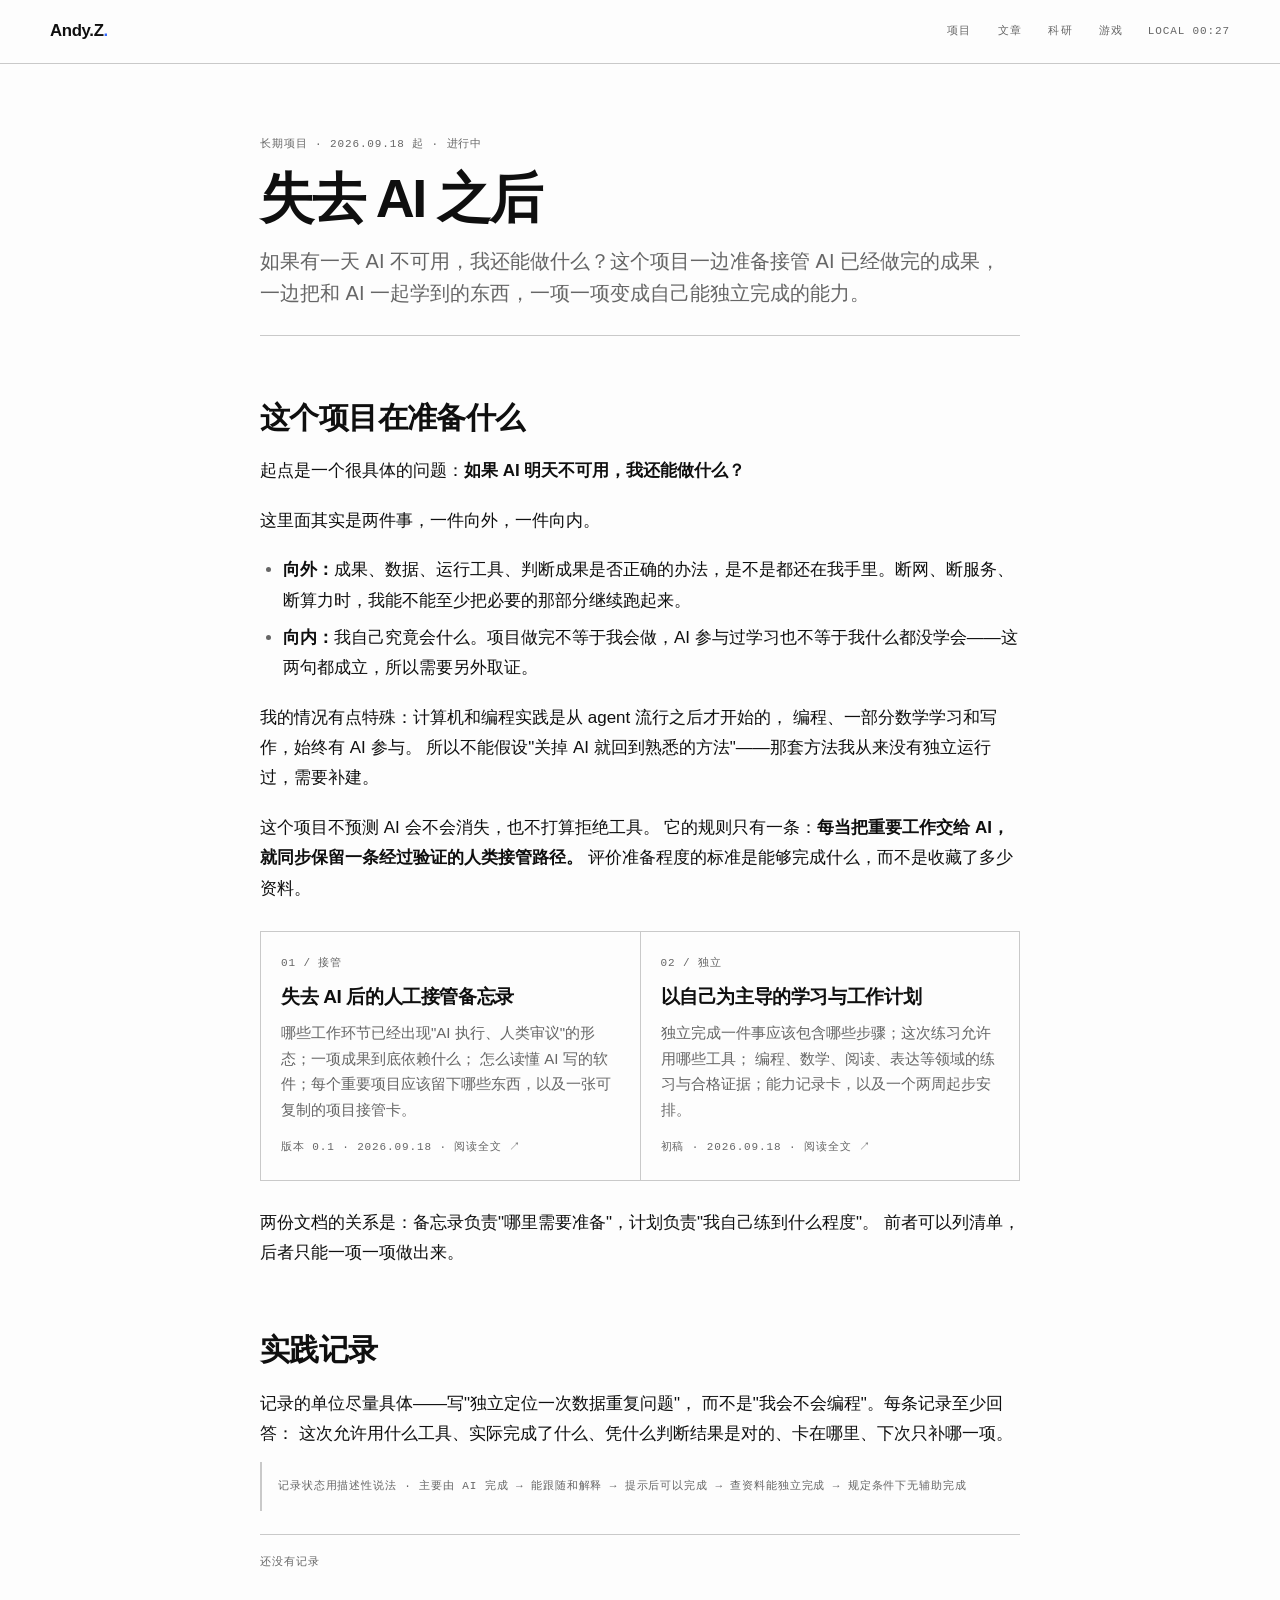
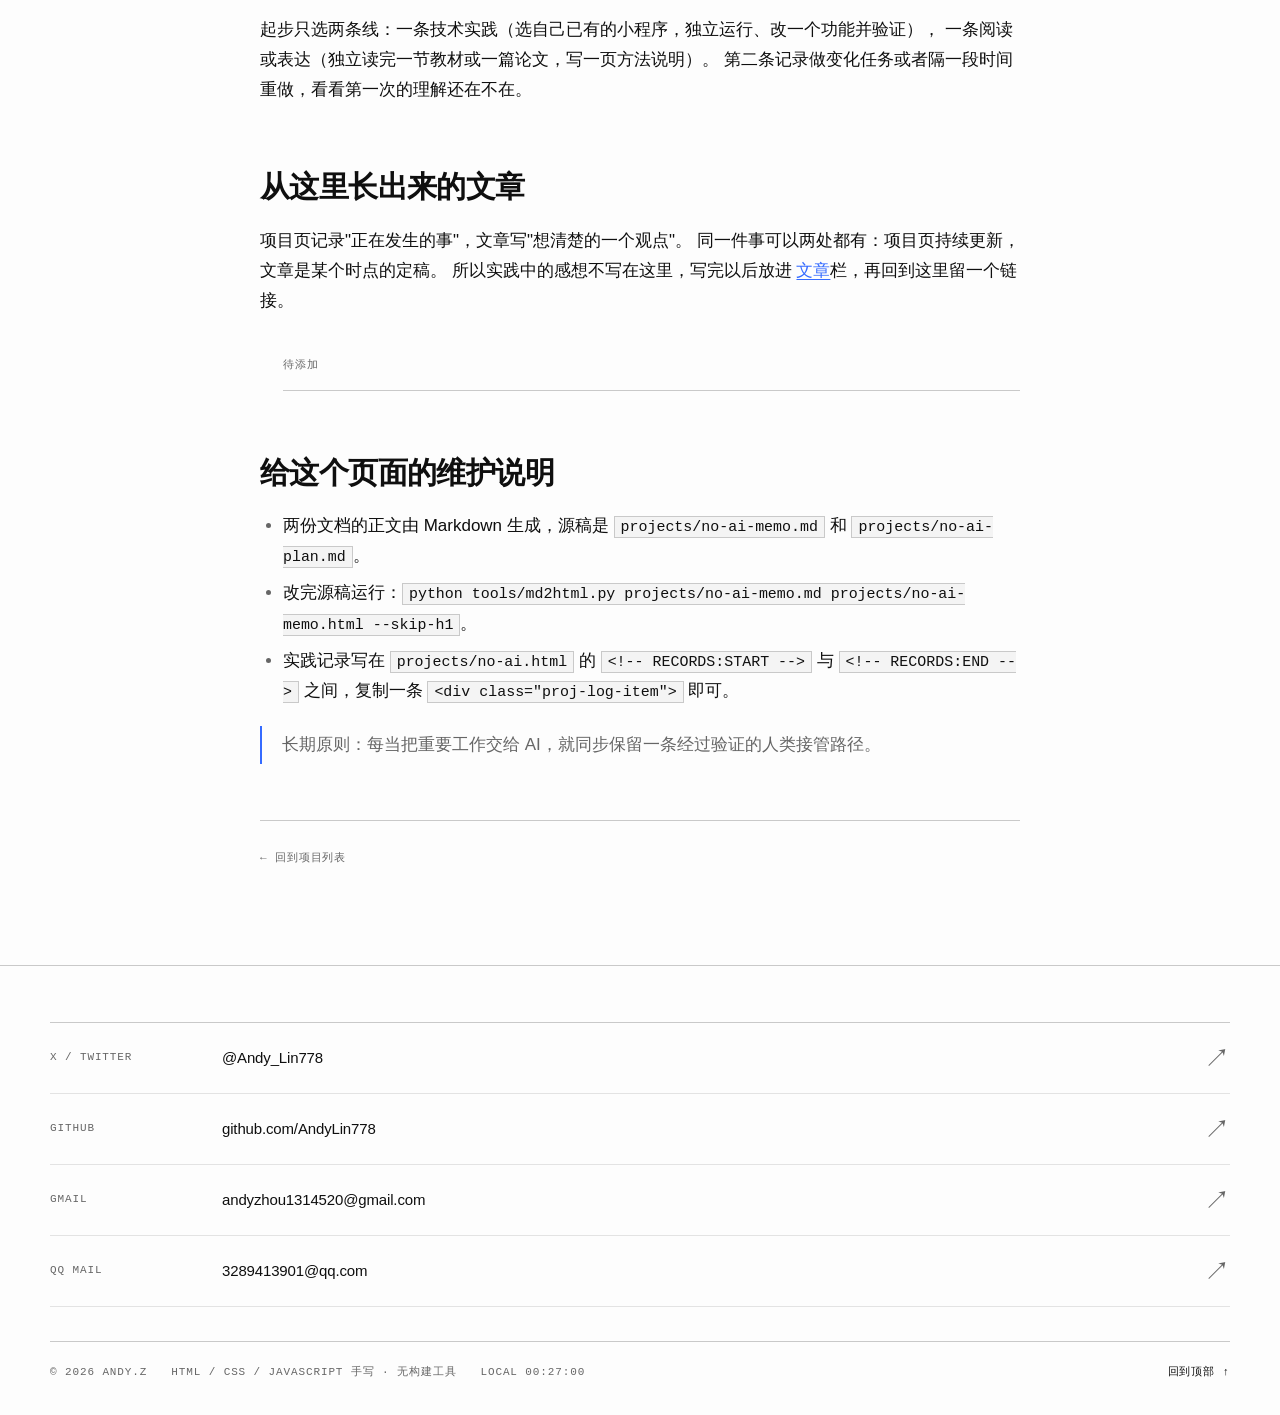
<file: projects/no-ai.html>
<!DOCTYPE html>
<html lang="zh-CN">
<head>
  <meta charset="UTF-8">
  <meta name="viewport" content="width=device-width, initial-scale=1.0">
  <meta name="description" content="失去 AI 之后 - 个人技术储备与独立工作能力的长期项目：一边准备接管 AI 的成果，一边把和 AI 一起学到的东西变成自己能独立完成的能力">
  <meta name="theme-color" content="#fdfdfd">
  <title>失去 AI 之后 · Andy.Z</title>
  <link rel="stylesheet" href="../assets/css/style.css">

  <script>
    document.documentElement.classList.add("js");
    try {
      if (window.matchMedia("(prefers-reduced-motion: reduce)").matches) {
        document.documentElement.setAttribute("data-reduced", "");
      }
    } catch (error) {
      /* 浏览器不支持 matchMedia 时按正常动效处理 */
    }
  </script>
</head>
<body class="page-post page-project">

  <a class="skip-link mono" href="#project">跳到正文 ↓</a>

  <!-- 顶部导航 -->
  <header class="navbar">
    <div class="shell nav-shell">
      <a href="../index.html" class="brand">
        <span class="brand-name">Andy.Z</span><span class="brand-dot">.</span>
      </a>

      <nav class="nav-links" id="navLinks" aria-label="页面导航">
        <a href="../index.html#work" class="nav-link is-active">项目</a>
        <a href="../index.html#writing" class="nav-link">文章</a>
        <a href="../index.html#research" class="nav-link">科研</a>
        <a href="../index.html#games" class="nav-link">游戏</a>
      </nav>

      <span class="nav-clock mono" id="navClock" aria-hidden="true">LOCAL --:--</span>

      <button class="nav-toggle" id="navToggle" type="button"
              aria-label="切换导航菜单" aria-expanded="false" aria-controls="navLinks">
        <span></span>
        <span></span>
        <span></span>
      </button>
    </div>
  </header>

  <main>
    <article id="project" class="post">
      <div class="post-shell">

        <!-- 项目头部 -->
        <header class="post-head">
          <p class="post-meta mono">长期项目 · 2026.09.18 起 · 进行中</p>
          <h1 class="post-title">失去 AI 之后</h1>
          <p class="post-lede">
            如果有一天 AI 不可用，我还能做什么？这个项目一边准备接管 AI 已经做完的成果，
            一边把和 AI 一起学到的东西，一项一项变成自己能独立完成的能力。
          </p>
        </header>

        <div class="prose">

          <h2>这个项目在准备什么</h2>

          <p>起点是一个很具体的问题：<strong>如果 AI 明天不可用，我还能做什么？</strong></p>

          <p>这里面其实是两件事，一件向外，一件向内。</p>

          <ul>
            <li><strong>向外：</strong>成果、数据、运行工具、判断成果是否正确的办法，是不是都还在我手里。断网、断服务、断算力时，我能不能至少把必要的那部分继续跑起来。</li>
            <li><strong>向内：</strong>我自己究竟会什么。项目做完不等于我会做，AI 参与过学习也不等于我什么都没学会——这两句都成立，所以需要另外取证。</li>
          </ul>

          <p>
            我的情况有点特殊：计算机和编程实践是从 agent 流行之后才开始的，
            编程、一部分数学学习和写作，始终有 AI 参与。
            所以不能假设"关掉 AI 就回到熟悉的方法"——那套方法我从来没有独立运行过，需要补建。
          </p>

          <p>
            这个项目不预测 AI 会不会消失，也不打算拒绝工具。
            它的规则只有一条：<strong>每当把重要工作交给 AI，就同步保留一条经过验证的人类接管路径。</strong>
            评价准备程度的标准是能够完成什么，而不是收藏了多少资料。
          </p>

          <div class="proj-cards">
            <a class="proj-card" href="no-ai-memo.html">
              <span class="proj-card-label mono">01 / 接管</span>
              <span class="proj-card-title">失去 AI 后的人工接管备忘录</span>
              <span class="proj-card-desc">
                哪些工作环节已经出现"AI 执行、人类审议"的形态；一项成果到底依赖什么；
                怎么读懂 AI 写的软件；每个重要项目应该留下哪些东西，以及一张可复制的项目接管卡。
              </span>
              <span class="proj-card-foot mono">版本 0.1 · 2026.09.18 · 阅读全文 ↗</span>
            </a>

            <a class="proj-card" href="no-ai-plan.html">
              <span class="proj-card-label mono">02 / 独立</span>
              <span class="proj-card-title">以自己为主导的学习与工作计划</span>
              <span class="proj-card-desc">
                独立完成一件事应该包含哪些步骤；这次练习允许用哪些工具；
                编程、数学、阅读、表达等领域的练习与合格证据；能力记录卡，以及一个两周起步安排。
              </span>
              <span class="proj-card-foot mono">初稿 · 2026.09.18 · 阅读全文 ↗</span>
            </a>
          </div>

          <p>
            两份文档的关系是：备忘录负责"哪里需要准备"，计划负责"我自己练到什么程度"。
            前者可以列清单，后者只能一项一项做出来。
          </p>

          <h2>实践记录</h2>

          <p>
            记录的单位尽量具体——写"独立定位一次数据重复问题"，
            而不是"我会不会编程"。每条记录至少回答：
            这次允许用什么工具、实际完成了什么、凭什么判断结果是对的、卡在哪里、下次只补哪一项。
          </p>

          <p class="proj-legend mono">
            记录状态用描述性说法 · 主要由 AI 完成 → 能跟随和解释 → 提示后可以完成 → 查资料能独立完成 → 规定条件下无辅助完成
          </p>

          <!-- RECORDS:START -->
          <div class="proj-log">
            <p class="proj-log-empty mono">还没有记录</p>
          </div>
          <!-- RECORDS:END -->

          <p>
            起步只选两条线：一条技术实践（选自己已有的小程序，独立运行、改一个功能并验证），
            一条阅读或表达（独立读完一节教材或一篇论文，写一页方法说明）。
            第二条记录做变化任务或者隔一段时间重做，看看第一次的理解还在不在。
          </p>

          <h2>从这里长出来的文章</h2>

          <p>
            项目页记录"正在发生的事"，文章写"想清楚的一个观点"。
            同一件事可以两处都有：项目页持续更新，文章是某个时点的定稿。
            所以实践中的感想不写在这里，写完以后放进
            <a href="../index.html#writing">文章</a>栏，再回到这里留一个链接。
          </p>

          <ul class="proj-links">
            <li><span class="mono">待添加</span></li>
          </ul>

          <h2>给这个页面的维护说明</h2>

          <ul>
            <li>两份文档的正文由 Markdown 生成，源稿是 <code>projects/no-ai-memo.md</code> 和 <code>projects/no-ai-plan.md</code>。</li>
            <li>改完源稿运行：<code>python tools/md2html.py projects/no-ai-memo.md projects/no-ai-memo.html --skip-h1</code>。</li>
            <li>实践记录写在 <code>projects/no-ai.html</code> 的 <code>&lt;!-- RECORDS:START --&gt;</code> 与 <code>&lt;!-- RECORDS:END --&gt;</code> 之间，复制一条 <code>&lt;div class="proj-log-item"&gt;</code> 即可。</li>
          </ul>

          <blockquote>
            <p>长期原则：每当把重要工作交给 AI，就同步保留一条经过验证的人类接管路径。</p>
          </blockquote>

        </div>

        <footer class="post-foot">
          <a class="post-back mono" href="../index.html#work">← 回到项目列表</a>
        </footer>

      </div>
    </article>
  </main>

  <footer class="site-footer">
    <div class="shell">

      <div class="contact-list footer-contact">
        <a class="contact-row reveal" href="https://x.com/Andy_Lin778" target="_blank" rel="noopener">
          <span class="contact-label mono">X / TWITTER</span>
          <span class="contact-value">@Andy_Lin778</span>
          <span class="row-arrow" aria-hidden="true">↗</span>
        </a>
        <a class="contact-row reveal" href="https://github.com/AndyLin778" target="_blank" rel="noopener">
          <span class="contact-label mono">GITHUB</span>
          <span class="contact-value">github.com/AndyLin778</span>
          <span class="row-arrow" aria-hidden="true">↗</span>
        </a>
        <a class="contact-row reveal" href="mailto:andyzhou1314520@gmail.com">
          <span class="contact-label mono">GMAIL</span>
          <span class="contact-value">andyzhou1314520@gmail.com</span>
          <span class="row-arrow" aria-hidden="true">↗</span>
        </a>
        <a class="contact-row reveal" href="mailto:3289413901@qq.com">
          <span class="contact-label mono">QQ MAIL</span>
          <span class="contact-value">3289413901@qq.com</span>
          <span class="row-arrow" aria-hidden="true">↗</span>
        </a>
      </div>

      <div class="footer-shell mono">
        <span>© <span id="year">2026</span> Andy.Z</span>
        <span class="footer-note">HTML / CSS / JavaScript 手写 · 无构建工具</span>
        <span id="footerClock">LOCAL --:--:--</span>
        <a href="#project" class="footer-top">回到顶部 ↑</a>
      </div>

    </div>
  </footer>

  <script src="../assets/js/script.js"></script>
</body>
</html>
</file>
<file: assets/css/style.css>
/* ============================================================
   个人网站样式
   配色思路（模仿 ansyn.me）：只用中性色 + 一个强调色
     近白 --paper / 近黑 --ink / 灰 --muted / 分割线 --line
     强调色 --accent 只用在小箭头、hover、焦点、光标上
   ============================================================ */

/* ===== 设计变量 ===== */
:root {
  --paper: #fdfdfd;
  --paper-deep: #f4f4f4;
  --ink: #0f0f0f;
  --muted: #666666;
  --line: #c9c9c9;
  --accent: #356bff;
  --accent-strong: #154dcc;

  --sans: ui-sans-serif, -apple-system, BlinkMacSystemFont, "Segoe UI",
    "PingFang SC", "Microsoft YaHei", sans-serif;
  --mono: ui-monospace, SFMono-Regular, Menlo, Consolas, "Liberation Mono", monospace;

  --shell: min(100% - 40px, 1180px);
  --nav-h: 64px;
  --ease: cubic-bezier(0.22, 1, 0.36, 1);
}

/* ===== 基础 ===== */
* {
  margin: 0;
  padding: 0;
  box-sizing: border-box;
}

html {
  scroll-behavior: smooth;
  scroll-padding-top: var(--nav-h);
}

body {
  background: var(--paper);
  color: var(--ink);
  font-family: var(--sans);
  font-size: 16px;
  line-height: 1.6;
  padding-top: var(--nav-h);
  -webkit-font-smoothing: antialiased;
}

img {
  max-width: 100%;
}

a {
  color: inherit;
  text-decoration: none;
}

::selection {
  background: var(--accent);
  color: #fff;
}

:focus-visible {
  outline: 2px solid var(--accent);
  outline-offset: 3px;
}

/* 等宽小标签：编号、状态、时间都用它 */
.mono {
  font-family: var(--mono);
  font-size: 11px;
  letter-spacing: 0.08em;
  text-transform: uppercase;
}

/* 只给屏幕阅读器的文字（画布上的大字是装饰性的，语义放这里） */
.sr-only {
  position: absolute;
  width: 1px;
  height: 1px;
  overflow: hidden;
  clip-path: inset(50%);
  white-space: nowrap;
}

.shell {
  width: var(--shell);
  margin-inline: auto;
}

.skip-link {
  position: fixed;
  top: 8px;
  left: 8px;
  z-index: 300;
  padding: 8px 14px;
  background: var(--ink);
  color: var(--paper);
  transform: translateY(-200%);
  transition: transform 0.2s var(--ease);
}

.skip-link:focus {
  transform: translateY(0);
}

/* ===== 顶部导航 ===== */
.navbar {
  position: fixed;
  inset: 0 0 auto;
  height: var(--nav-h);
  z-index: 100;
  background: rgba(253, 253, 253, 0.88);
  backdrop-filter: blur(12px);
  -webkit-backdrop-filter: blur(12px);
  border-bottom: 1px solid var(--line);
}

.nav-shell {
  height: 100%;
  display: flex;
  align-items: center;
  gap: 24px;
}

.brand {
  font-size: 1.05rem;
  font-weight: 700;
  letter-spacing: -0.02em;
}

.brand-name {
  letter-spacing: -0.02em;
}

.brand-dot {
  color: var(--accent);
}

.nav-links {
  display: flex;
  gap: 26px;
  margin-left: auto;
}

.nav-link {
  position: relative;
  padding: 6px 0;
  font-family: var(--mono);
  font-size: 11px;
  letter-spacing: 0.12em;
  text-transform: uppercase;
  color: var(--muted);
  transition: color 0.25s var(--ease);
}

.nav-link::after {
  content: "";
  position: absolute;
  left: 0;
  right: 0;
  bottom: 0;
  height: 1px;
  background: var(--accent);
  transform: scaleX(0);
  transform-origin: left;
  transition: transform 0.3s var(--ease);
}

.nav-link:hover {
  color: var(--ink);
}

.nav-link:hover::after,
.nav-link.is-active::after {
  transform: scaleX(1);
}

.nav-link.is-active {
  color: var(--ink);
}

.nav-clock {
  color: var(--muted);
}

.nav-toggle {
  display: none;
  flex-direction: column;
  gap: 5px;
  background: none;
  border: none;
  cursor: pointer;
  padding: 6px;
}

.nav-toggle span {
  width: 24px;
  height: 1.5px;
  background: var(--ink);
  transition: transform 0.25s var(--ease), opacity 0.25s var(--ease);
}

.nav-toggle.open span:nth-child(1) {
  transform: translateY(6.5px) rotate(45deg);
}

.nav-toggle.open span:nth-child(2) {
  opacity: 0;
}

.nav-toggle.open span:nth-child(3) {
  transform: translateY(-6.5px) rotate(-45deg);
}

/* ===== 首屏：大字 + 扫描线 ===== */
.hero {
  position: relative;
  padding: 96px 0 64px;
  overflow: hidden;
}

/* 大字：用细条纹做文字肌理（background-clip），不需要 canvas */
.hero-word {
  width: var(--shell);
  margin: 0 auto;
  display: flex;
  align-items: baseline;
  gap: 0.05em;
  font-size: clamp(46px, 12.5vw, 172px);
  font-weight: 600;
  letter-spacing: -0.06em;
  line-height: 1;
  /* 打字机删到空字符串时整行会塌掉，这里把行高钉死，下方栏目不再跳动 */
  min-height: 1em;
  white-space: nowrap;
}

.hero-word-text {
  color: transparent;
  background-image: repeating-linear-gradient(90deg, var(--ink) 0 2px, #7a7a7a 2px 3px);
  -webkit-background-clip: text;
  background-clip: text;
}

/* 光标：一根细竖条，高度跟大写字母齐平，不抢大字的注意力 */
.hero-caret {
  width: 0.03em;
  height: 0.68em;
  background: var(--accent);
  animation: cursor-blink 1s steps(1) infinite;
}

/* 打字动画播完后：光标淡出，页面停在完整的一句上 */
.is-done .hero-caret,
.is-done .typed-cursor {
  opacity: 0;
  transition: opacity 0.6s var(--ease);
}

/* 扫描线：一条很淡的光带自上而下循环（对应 ansyn 的 display-scan） */
.hero-scanline {
  position: absolute;
  inset: var(--nav-h) 0 0;
  overflow: hidden;
  pointer-events: none;
}

.hero-scanline::after {
  content: "";
  position: absolute;
  left: 0;
  right: 0;
  top: -8%;
  height: 7%;
  background: linear-gradient(
    transparent,
    rgba(53, 107, 255, 0.04) 80%,
    rgba(53, 107, 255, 0.3)
  );
  animation: display-scan 9s cubic-bezier(0.2, 0.6, 0.2, 1) infinite;
}

@keyframes display-scan {
  0% {
    transform: translateY(0);
    opacity: 0;
  }
  5% {
    opacity: 0.7;
  }
  27% {
    transform: translateY(1600%);
    opacity: 0.25;
  }
  28%,
  100% {
    transform: translateY(1600%);
    opacity: 0;
  }
}

/* 打字机副标题 */
.hero-typed {
  width: var(--shell);
  margin: 32px auto 0;
  font-size: 13px;
  letter-spacing: 0.04em;
  min-height: 1.6em;
}

.typed-cursor {
  display: inline-block;
  margin-left: 2px;
  color: var(--accent);
  animation: cursor-blink 1s steps(1) infinite;
}

@keyframes cursor-blink {
  0%,
  49% {
    opacity: 1;
  }
  50%,
  100% {
    opacity: 0;
  }
}

/* 首屏底部信息条：地点 / 本地时间 / 滚动提示 */
.hero-meta {
  width: var(--shell);
  margin: 44px auto 0;
  display: flex;
  justify-content: space-between;
  gap: 16px;
  color: var(--muted);
}

.hero-meta-left {
  color: var(--muted);
}

.hero-meta-center {
  color: var(--ink);
}

.hero-meta-right {
  text-align: right;
}

/* ===== 区块通用 ===== */
.section {
  padding: 84px 0;
}

.section-head {
  display: flex;
  justify-content: space-between;
  align-items: baseline;
  gap: 16px;
  padding-bottom: 16px;
  margin-bottom: 44px;
  border-bottom: 1px solid var(--line);
}

.section-title {
  font-weight: 500;
  color: var(--ink);
}

.section-note {
  color: var(--muted);
}

/* ===== 自我介绍：地图退到背景 ===== */
.about-scene {
  overflow: hidden;
  border-top: 1px solid var(--line);
}

.about-scene-inner {
  position: relative;
  display: flex;
  align-items: center;
  min-height: clamp(680px, 82svh, 860px);
}

.about-scene-inner::after {
  content: "";
  position: absolute;
  z-index: 1;
  top: 0;
  right: -1px;
  width: 58%;
  height: 150px;
  background: linear-gradient(var(--paper), rgba(253, 253, 253, 0));
  pointer-events: none;
}

.about-scene-map {
  position: absolute;
  z-index: 0;
  top: 48%;
  right: -13%;
  width: min(90%, 1040px);
  height: auto;
  transform: translateY(-50%);
  opacity: 0.78;
  -webkit-mask-image: linear-gradient(to right, rgba(0, 0, 0, 0.18), rgba(0, 0, 0, 0.7) 10%, #000 18%);
  mask-image: linear-gradient(to right, rgba(0, 0, 0, 0.18), rgba(0, 0, 0, 0.7) 10%, #000 18%);
}

.about-scene-copy {
  position: relative;
  z-index: 2;
  width: min(55%, 600px);
}

.about-scene-copy > span {
  color: var(--muted);
}

.about-scene-copy h2 {
  margin: 18px 0 26px;
  font-size: clamp(48px, 5.8vw, 82px);
  font-weight: 600;
  letter-spacing: -0.06em;
  line-height: 1.1;
}

.about-scene-copy p {
  max-width: 32ch;
  font-size: clamp(17px, 1.7vw, 22px);
  line-height: 1.6;
  letter-spacing: -0.025em;
}

.about-scene-copy .about-scene-sub {
  margin-top: 20px;
  color: var(--muted);
  font-size: 14px;
  letter-spacing: 0;
}

.about-scene-contact {
  display: inline-block;
  margin-top: 28px;
  padding-bottom: 5px;
  border-bottom: 1px solid var(--ink);
}

.about-scene-contact:hover {
  color: var(--accent);
  border-color: var(--accent);
}

.about-scene-places {
  display: flex;
  align-items: baseline;
  gap: 24px;
  width: fit-content;
  margin-top: 26px;
  padding-top: 13px;
  border-top: 1px solid var(--line);
}

.about-scene-places > span {
  color: var(--muted);
}

.about-scene-places strong,
.about-scene-places small {
  display: block;
}

.about-scene-places strong {
  font-size: 15px;
  font-weight: 500;
}

.about-scene-places small {
  margin-top: 2px;
  color: var(--muted);
  font-size: 11px;
}

.about-scene-credit {
  position: absolute;
  z-index: 2;
  right: 0;
  bottom: 24px;
  color: var(--muted);
}

.about-scene-credit:hover {
  color: var(--accent);
}

/* ===== 栏目分组（项目 / 文章 下的子栏目） ===== */
.cat-grid {
  display: grid;
  grid-template-columns: repeat(auto-fit, minmax(230px, 1fr));
  gap: 36px;
}

.cat {
  min-width: 0;
  border-top: 1px solid var(--line);
  padding-top: 16px;
}

.cat-head {
  display: flex;
  align-items: baseline;
  justify-content: space-between;
  gap: 12px;
  margin-bottom: 12px;
}

.cat-name {
  font-size: clamp(19px, 2vw, 24px);
  font-weight: 600;
  letter-spacing: -0.025em;
}

.cat-count {
  color: var(--muted);
}

.entry-list {
  list-style: none;
}

.entry {
  display: flex;
  align-items: baseline;
  justify-content: space-between;
  gap: 14px;
  padding: 12px 0;
  border-bottom: 1px solid var(--line);
}

.entry-title {
  display: inline-block;
  font-size: 15px;
  line-height: 1.5;
  transition: transform 0.3s var(--ease), color 0.3s var(--ease);
}

.entry-date {
  flex: none;
  color: var(--muted);
}

@media (hover: hover) {
  .entry:hover .entry-title {
    color: var(--accent);
    transform: translateX(4px);
  }
}

.cat-empty {
  padding: 12px 0;
  color: var(--muted);
}

/* 项目下的子文章：挂在项目条目下面，用缩进和一条细线表示从属关系 */
.subentry-list {
  list-style: none;
  margin-left: 2px;
  padding: 2px 0 14px 15px;
  border-left: 1px solid var(--line);
}

.subentry {
  display: flex;
  align-items: baseline;
  gap: 9px;
  padding: 6px 0;
}

.subentry-index {
  flex: none;
  color: var(--muted);
  transition: color 0.3s var(--ease);
}

.subentry-title {
  font-size: 14px;
  line-height: 1.55;
  color: var(--muted);
  transition: transform 0.3s var(--ease), color 0.3s var(--ease);
}

@media (hover: hover) {
  .subentry:hover .subentry-title {
    color: var(--accent);
    transform: translateX(3px);
  }

  .subentry:hover .subentry-index {
    color: var(--accent);
  }
}

/* 整栏还没有内容时的占位说明 */
.section-empty {
  max-width: 62ch;
  padding-top: 20px;
  border-top: 1px solid var(--line);
  font-size: 15px;
  line-height: 1.7;
  color: var(--muted);
}

/* ===== 游戏目录 ===== */
/* 目录页比文章页宽一些，方便一行放多张卡片 */
.post-shell--wide {
  width: min(100% - 40px, 1080px);
}

.game-grid {
  display: grid;
  grid-template-columns: repeat(auto-fill, minmax(232px, 1fr));
  gap: 20px;
}

.game-card {
  display: flex;
  flex-direction: column;
  border: 1px solid var(--line);
  background: var(--paper);
  transition: transform 0.3s var(--ease), border-color 0.3s var(--ease);
}

/* 没有封面图时，用游戏名首字占位 */
.game-cover {
  display: flex;
  align-items: center;
  justify-content: center;
  aspect-ratio: 16 / 9;
  overflow: hidden;
  background: var(--paper-deep);
  border-bottom: 1px solid var(--line);
  color: var(--muted);
  font-size: 30px;
  font-weight: 600;
  letter-spacing: -0.03em;
}

.game-cover img {
  display: block;
  width: 100%;
  height: 100%;
  object-fit: cover;
}

.game-body {
  flex: 1;
  padding: 14px 16px 12px;
}

.game-title {
  font-size: 17px;
  font-weight: 600;
  letter-spacing: -0.02em;
  transition: color 0.25s var(--ease);
}

.game-sub {
  margin-top: 4px;
  color: var(--muted);
}

.game-tag {
  margin-top: 8px;
  color: var(--muted);
}

.game-state {
  padding: 10px 16px 12px;
  border-top: 1px solid var(--line);
  color: var(--muted);
}

@media (hover: hover) {
  a.game-card.is-ready:hover {
    transform: translateY(-3px);
    border-color: var(--accent);
  }

  a.game-card.is-ready:hover .game-title {
    color: var(--accent);
  }
}

/* ===== 游戏页里的媒体：视频 / 图集 ===== */
/* 视频：保持 16:9，自己传的视频用 <video>，B 站 / YouTube 用 <iframe> */
.media-video {
  position: relative;
  aspect-ratio: 16 / 9;
  margin-block: 1.6em;
  overflow: hidden;
  border: 1px solid var(--line);
  background: #101010;
}

.media-video iframe,
.media-video video {
  position: absolute;
  inset: 0;
  display: block;
  width: 100%;
  height: 100%;
  border: 0;
}

/* 图集：一行自动排几张 */
.gallery {
  display: grid;
  grid-template-columns: repeat(auto-fill, minmax(170px, 1fr));
  gap: 12px;
  margin-block: 1.6em;
}

.gallery figure {
  margin: 0;
}

.gallery img {
  display: block;
  width: 100%;
  aspect-ratio: 4 / 3;
  object-fit: cover;
  border: 1px solid var(--line);
}

.gallery figcaption {
  margin-top: 6px;
  font-family: var(--mono);
  font-size: 11px;
  letter-spacing: 0.06em;
  color: var(--muted);
}

@media (max-width: 760px) {
  .game-grid {
    grid-template-columns: repeat(auto-fill, minmax(150px, 1fr));
    gap: 14px;
  }

  .game-cover {
    font-size: 24px;
  }

  .game-body {
    padding: 12px 12px 10px;
  }

  .game-state {
    padding: 8px 12px 10px;
  }
}

/* ===== 01 关于 ===== */
.about-grid {
  display: grid;
  grid-template-columns: minmax(0, 1.15fr) minmax(0, 0.85fr);
  gap: 48px;
  align-items: start;
}

.about-lead {
  font-size: clamp(18px, 2vw, 26px);
  line-height: 1.5;
  letter-spacing: -0.01em;
}

.about-list {
  list-style: none;
  border-top: 1px solid var(--line);
}

.about-list li,
.cat-list li {
  padding: 12px 0;
  border-bottom: 1px solid var(--line);
  color: var(--muted);
  letter-spacing: 0.04em;
}

.cat-list {
  list-style: none;
  border-top: 1px solid var(--line);
}

/* ===== 02 项目：编号列表（模仿 ansyn 的 01 WORK 行） ===== */
.index-list {
  border-top: 1px solid var(--line);
}

.index-row {
  display: grid;
  grid-template-columns: 28px minmax(0, 1fr) 25% 30px;
  align-items: center;
  gap: 22px;
  min-height: clamp(150px, 15vw, 210px);
  padding: 26px 0;
  border-bottom: 1px solid var(--line);
}

.row-number {
  align-self: start;
  margin-top: 10px;
  color: var(--muted);
}

.row-heading {
  min-width: 0;
}

.row-heading h3 {
  font-size: clamp(34px, 5vw, 74px);
  font-weight: 600;
  line-height: 1;
  letter-spacing: -0.055em;
  transition: transform 0.4s var(--ease);
}

.row-heading > span {
  display: block;
  margin-top: 16px;
  max-width: 46ch;
  font-size: 13px;
  line-height: 1.6;
  color: var(--muted);
}

.row-tag {
  justify-self: start;
  padding-bottom: 2px;
  color: var(--muted);
  border-bottom: 1px solid var(--line);
}

.row-arrow {
  justify-self: end;
  font-size: 26px;
  line-height: 1;
  color: var(--muted);
  transition: transform 0.3s var(--ease), color 0.3s var(--ease);
}

/* 鼠标悬停时才出现的蓝色（全站唯一的彩色点缀） */
@media (hover: hover) {
  .index-row:hover .row-heading h3,
  .contact-row:hover .contact-value {
    transform: translateX(8px);
  }

  .index-row:hover .row-arrow,
  .contact-row:hover .row-arrow {
    color: var(--accent);
    transform: translate(3px, -3px);
  }
}

/* ===== 03 联系 ===== */
.contact-list {
  border-top: 1px solid var(--line);
}

.contact-row {
  display: grid;
  grid-template-columns: 120px minmax(0, 1fr) 30px;
  align-items: center;
  gap: 22px;
  padding: 22px 0;
  border-bottom: 1px solid var(--line);
}

.contact-label {
  color: var(--muted);
}

.contact-value {
  font-size: clamp(16px, 1.6vw, 22px);
  letter-spacing: -0.01em;
  transition: transform 0.4s var(--ease);
}

/* ===== 页脚 ===== */
.site-footer {
  border-top: 1px solid var(--line);
  padding: 56px 0 34px;
}

/* 页脚里的联系方式：标签列宽一些，字号比正文小 */
.footer-contact {
  margin-bottom: 34px;
}

.footer-contact .contact-row {
  grid-template-columns: 150px minmax(0, 1fr) 30px;
}

.footer-contact .contact-value {
  font-size: 15px;
}

.footer-shell {
  display: flex;
  flex-wrap: wrap;
  align-items: center;
  gap: 12px 24px;
  padding-top: 22px;
  border-top: 1px solid var(--line);
  color: var(--muted);
}

.footer-note {
  color: var(--muted);
}

.footer-top {
  margin-left: auto;
  color: var(--ink);
  transition: color 0.25s var(--ease);
}

.footer-top:hover {
  color: var(--accent);
}

/* ===== 滚动揭示：横向裁切展开（对应 ansyn 的 strip-in） ===== */
html.js .reveal {
  clip-path: inset(0 100% 0 0);
  transition: clip-path 0.85s var(--ease);
}

html.js .reveal.is-in {
  clip-path: inset(0 0 0 0);
}

html.js .reveal:nth-child(2) {
  transition-delay: 0.08s;
}

html.js .reveal:nth-child(3) {
  transition-delay: 0.16s;
}

/* 兜底：如果脚本没能接管页面（例如加载失败），2.5 秒后自动展开，保证内容一定看得见 */
html.js:not(.ready) .reveal {
  animation: reveal-fallback 0.4s var(--ease) 2.5s forwards;
}

@keyframes reveal-fallback {
  to {
    clip-path: inset(0 0 0 0);
  }
}

/* ===== 响应式 ===== */
@media (max-width: 1100px) {
  .about-scene-inner {
    flex-direction: column;
    align-items: stretch;
    min-height: 0;
    padding-top: 62px;
    padding-bottom: 48px;
  }

  .about-scene-inner::after {
    display: none;
  }

  .about-scene-copy {
    order: 0;
    width: min(100%, 900px);
  }

  .about-scene-copy p {
    max-width: min(100%, 760px);
  }

  .about-scene-places {
    width: min(100%, 760px);
  }

  .about-scene-map {
    position: relative;
    order: 1;
    top: auto;
    right: auto;
    width: 100%;
    max-width: 920px;
    margin-top: 18px;
    transform: none;
  }

  .about-scene-credit {
    position: static;
    order: 2;
    align-self: flex-end;
    margin-top: 12px;
  }
}

@media (min-width: 761px) and (max-width: 1100px) {
  .about-scene-copy h2 br {
    display: none;
  }
}

@media (max-width: 900px) {
  .nav-clock {
    display: none;
  }
}

@media (max-width: 760px) {
  .about-scene-inner {
    padding-top: 48px;
  }

  .about-scene-copy {
    width: 100%;
    padding: 0;
  }

  .about-scene-copy h2 {
    font-size: clamp(44px, 11vw, 68px);
  }

  .about-scene-copy p {
    max-width: 35ch;
    font-size: 17px;
  }

  .about-scene-map {
    margin-top: 28px;
    opacity: 0.72;
  }

  .about-scene-places {
    gap: 18px;
    max-width: 100%;
  }

  .nav-toggle {
    display: flex;
  }

  .nav-links {
    position: fixed;
    top: var(--nav-h);
    left: 0;
    right: 0;
    flex-direction: column;
    gap: 0;
    margin-left: 0;
    padding: 12px 0 18px;
    background: var(--paper);
    border-bottom: 1px solid var(--line);
    clip-path: inset(0 0 100% 0);
    transition: clip-path 0.35s var(--ease);
  }

  .nav-links.open {
    clip-path: inset(0 0 0 0);
  }

  .nav-link {
    padding: 12px 20px;
  }

  .nav-link::after {
    display: none;
  }

  .nav-link.is-active {
    color: var(--accent);
  }

  .hero-word {
    font-size: clamp(34px, 13vw, 68px);
    letter-spacing: -0.04em;
  }

  .hero-meta {
    flex-wrap: wrap;
  }

  .hero-meta-right {
    text-align: left;
  }

  .section {
    padding: 60px 0;
  }

  .section-head {
    flex-direction: column;
    align-items: flex-start;
    gap: 6px;
  }

  .about-grid {
    grid-template-columns: 1fr;
    gap: 28px;
  }

  .index-row {
    grid-template-columns: 22px minmax(0, 1fr) 24px;
    gap: 14px;
  }

  .row-tag {
    display: none;
  }

  .contact-row {
    grid-template-columns: 88px minmax(0, 1fr) 24px;
    gap: 14px;
  }

  .footer-contact .contact-row {
    grid-template-columns: 104px minmax(0, 1fr) 24px;
  }
}

/* ===== 减少动效：直接给静态版本 ===== */
@media (prefers-reduced-motion: reduce) {
  html {
    scroll-behavior: auto;
  }

  .hero-scanline {
    display: none;
  }

  .typed-cursor,
  .hero-caret {
    animation: none;
  }

  html.js .reveal {
    clip-path: none;
    transition: none;
  }
}

html[data-reduced] .hero-scanline {
  display: none;
}

html[data-reduced] .hero-caret,
html[data-reduced] .typed-cursor {
  animation: none;
}

html[data-reduced] .reveal {
  clip-path: none !important;
  transition: none !important;
}

/* ============================================================
   文章页（post.html）
   复用同一套设计变量，正文宽度收窄到 760px 更适合阅读
   ============================================================ */

.post {
  padding: 72px 0 96px;
}

.post-shell {
  width: min(100% - 40px, 760px);
  margin-inline: auto;
}

.post-head {
  padding-bottom: 26px;
  margin-bottom: 40px;
  border-bottom: 1px solid var(--line);
}

.post-meta {
  margin-bottom: 16px;
  color: var(--muted);
}

.post-title {
  font-size: clamp(30px, 5.2vw, 54px);
  font-weight: 600;
  line-height: 1.06;
  letter-spacing: -0.045em;
}

.post-lede {
  margin-top: 18px;
  font-size: clamp(16px, 1.8vw, 20px);
  line-height: 1.6;
  color: var(--muted);
}

/* ---- 正文排版：任何放进 .prose 的内容都套用这套规则 ---- */
.prose {
  font-size: 17px;
  line-height: 1.78;
}

.prose > * + * {
  margin-top: 1.15em;
}

.prose h2,
.prose h3,
.prose h4 {
  font-weight: 600;
  line-height: 1.25;
  letter-spacing: -0.02em;
}

.prose h2 {
  margin-top: 2.1em;
  font-size: clamp(22px, 3vw, 30px);
}

.prose h3 {
  margin-top: 1.8em;
  font-size: clamp(18px, 2.2vw, 22px);
}

.prose h4 {
  margin-top: 1.6em;
  font-size: 17px;
}

.prose a {
  color: var(--accent);
  text-decoration: underline;
  text-underline-offset: 3px;
  text-decoration-thickness: 1px;
}

.prose a:hover {
  color: var(--accent-strong);
}

.prose strong {
  font-weight: 600;
}

.prose ul,
.prose ol {
  padding-left: 1.35em;
}

.prose li + li {
  margin-top: 0.4em;
}

.prose li::marker {
  color: var(--muted);
}

.prose blockquote {
  padding: 4px 0 4px 20px;
  border-left: 2px solid var(--accent);
  color: var(--muted);
}

.prose blockquote p + p {
  margin-top: 0.8em;
}

.prose code {
  font-family: var(--mono);
  font-size: 0.88em;
  padding: 2px 6px;
  background: var(--paper-deep);
  border: 1px solid var(--line);
}

.prose pre {
  overflow-x: auto;
  padding: 18px 20px;
  background: var(--paper-deep);
  border: 1px solid var(--line);
  font-size: 13px;
  line-height: 1.65;
}

.prose pre code {
  padding: 0;
  background: none;
  border: 0;
  font-size: inherit;
}

.prose figure {
  margin-block: 1.8em;
}

.prose img {
  display: block;
  width: 100%;
  border: 1px solid var(--line);
}

.prose figcaption {
  margin-top: 10px;
  font-family: var(--mono);
  font-size: 11px;
  letter-spacing: 0.06em;
  color: var(--muted);
}

.prose table {
  width: 100%;
  border-collapse: collapse;
  font-size: 15px;
}

.prose th,
.prose td {
  padding: 10px 12px;
  border-bottom: 1px solid var(--line);
  text-align: left;
  vertical-align: top;
}

.prose th {
  font-family: var(--mono);
  font-size: 11px;
  font-weight: 500;
  letter-spacing: 0.08em;
  text-transform: uppercase;
  color: var(--muted);
  border-bottom-color: var(--ink);
}

.prose hr {
  margin: 2.6em 0;
  border: 0;
  border-top: 1px solid var(--line);
}

.post-foot {
  margin-top: 56px;
  padding-top: 22px;
  border-top: 1px solid var(--line);
}

/* ---- 逐行短句的小说排版：在 .prose 上再加 .prose-tight 即可 ----
   这类文本一行一句，用默认段间距会拉得太开，所以收紧段落间距；
   场景之间仍用 <hr> 分隔，保留原有的呼吸感。 */
.prose-tight > * + * {
  margin-top: 0.5em;
}

.prose-tight hr {
  margin: 2em 0;
}

.post-back {
  color: var(--muted);
  transition: color 0.25s var(--ease);
}

.post-back:hover {
  color: var(--accent);
}

@media (max-width: 760px) {
  .post {
    padding: 44px 0 64px;
  }

  .prose {
    font-size: 16.5px;
  }
}

/* ---- 文章正文：代码块语言标签 ---- */
.prose pre[data-lang]::before {
  content: attr(data-lang);
  display: block;
  margin-bottom: 12px;
  font-family: var(--mono);
  font-size: 11px;
  letter-spacing: 0.08em;
  text-transform: uppercase;
  color: var(--muted);
}

/* ---- 文章正文：表格（宽表格可横向滚动） ---- */
.prose .table-wrap {
  overflow-x: auto;
}

.prose .table-wrap table {
  min-width: 520px;
}

.prose th[align="right"],
.prose td[align="right"] {
  text-align: right;
}

.prose th[align="center"],
.prose td[align="center"] {
  text-align: center;
}

/* ---- 文章正文：数学公式（KaTeX） ---- */
.prose .math-block {
  margin-block: 1.6em;
  overflow-x: auto;
  overflow-y: hidden;
}

.prose .math-block .katex-display {
  margin: 0;
  padding: 6px 0;
}

.prose .katex {
  font-size: 1.05em;
}

.prose .katex-error {
  color: #c0392b;
}




/* ============================================================
   项目页（projects/）
   项目主页复用文章页的排版，另外补两种块：
   .proj-cards 放项目下面两份文档的卡片，.proj-log 放实践记录。
   ============================================================ */
.proj-cards {
  display: grid;
  grid-template-columns: repeat(auto-fit, minmax(260px, 1fr));
  gap: 1px;
  margin-block: 1.6em;
  background: var(--line);
  border: 1px solid var(--line);
}

.proj-card {
  display: flex;
  flex-direction: column;
  gap: 10px;
  padding: 22px 20px;
  background: var(--paper);
  transition: background 0.25s var(--ease);
}

/* 卡片整体是链接，但不要 .prose a 的下划线与强调色 */
.prose a.proj-card {
  color: inherit;
  text-decoration: none;
}

.prose a.proj-card:hover {
  background: var(--paper-deep);
  color: inherit;
}

.proj-card-label {
  color: var(--muted);
}

.proj-card-title {
  font-size: 19px;
  font-weight: 600;
  line-height: 1.4;
  letter-spacing: -0.02em;
}

.proj-card-desc {
  font-size: 15px;
  line-height: 1.7;
  color: var(--muted);
}

.proj-card-foot {
  margin-top: auto;
  padding-top: 6px;
  color: var(--muted);
}

/* 实践记录：一条一条往下排，空的时候只显示一行灰字 */
.proj-log {
  margin-block: 1.4em;
  border-top: 1px solid var(--line);
}

.proj-log-item {
  padding: 18px 0;
  border-bottom: 1px solid var(--line);
}

.proj-log-item .proj-log-date {
  display: block;
  margin-bottom: 8px;
  color: var(--muted);
}

.proj-log-item p {
  font-size: 16px;
  line-height: 1.7;
}

.proj-log-empty {
  padding: 18px 0;
  color: var(--muted);
}

/* 四种记录状态的图例 */
.proj-legend {
  padding: 14px 16px;
  border-left: 2px solid var(--line);
  color: var(--muted);
  line-height: 1.9;
}

.proj-links {
  list-style: none;
  padding-left: 0;
}

.proj-links li {
  padding: 12px 0;
  border-bottom: 1px solid var(--line);
  color: var(--muted);
}

.pet-preview {
  display: flex;
  flex-wrap: wrap;
  gap: 16px;
  margin: 1.5em 0 2em;
}

.pet-preview figure {
  flex: 1 1 180px;
  margin: 0;
  padding: 22px;
  text-align: center;
  background: var(--paper-deep);
}

.pet-preview img {
  width: 180px;
  height: 180px;
  max-width: 100%;
  object-fit: contain;
  image-rendering: pixelated;
}

.pet-preview figcaption {
  margin-top: 10px;
  font-size: 14px;
  color: var(--muted);
}

/* ===== 诗歌：首页入口与折线档案 ===== */
.cat-poetry { grid-column: span 1; }
.poetry-teaser {
  display: block;
  padding: 14px 16px 15px;
  background: #f4f5f4;
  border: 1px solid #e6e6e2;
  transition: border-color .25s var(--ease), transform .25s var(--ease);
}
.poetry-teaser:hover { border-color: var(--accent); transform: translateY(-3px); }
.poetry-teaser-label { display: block; color: var(--muted); }
.poetry-teaser-track { position: relative; display: block; height: 190px; margin: 13px 0 5px; }
.poetry-teaser-line { position: absolute; inset: 0; width: 100%; height: 100%; overflow: visible; }
.poetry-teaser-line path { fill: none; stroke: var(--accent); stroke-width: 1.5; vector-effect: non-scaling-stroke; opacity: .75; }
.poetry-teaser-node { position: absolute; display: block; width: 80%; padding-left: 15px; line-height: 1.3; }
.poetry-teaser-node::before { content: ""; position: absolute; top: 5px; left: 0; width: 7px; height: 7px; border: 2px solid var(--accent); border-radius: 50%; background: #f4f5f4; }
.poetry-teaser-node i { display: block; font: normal 10px var(--mono); color: var(--accent-strong); }
.poetry-teaser-node b { display: block; margin-top: 3px; font-size: 12px; font-weight: 500; }
.poetry-teaser-node--one { top: 0; left: 0; }
.poetry-teaser-node--two { top: 75px; right: 0; width: 59%; }
.poetry-teaser-node--three { top: 153px; left: 9%; width: 91%; }
.poetry-teaser-foot { display: flex; justify-content: space-between; padding-top: 13px; border-top: 1px solid var(--line); }
.poetry-teaser-foot span { font-size: 17px; color: var(--accent); }

.poems-main { padding: 44px 0 100px; overflow: hidden; }
.poems-back { display: inline-block; color: var(--muted); transition: color .2s; }
.poems-back:hover { color: var(--accent); }
.poems-hero {
  display: flex; justify-content: space-between; align-items: flex-end; gap: 30px;
  padding: 54px 0 64px; border-bottom: 1px solid var(--ink);
}
.poems-kicker { color: var(--accent-strong); }
.poems-hero h1 { margin: 14px 0 23px; font-size: clamp(64px, 10vw, 148px); line-height: 1.04; letter-spacing: -.085em; font-weight: 650; }
.poems-hero h1 em { font-style: normal; padding-left: clamp(35px, 8vw, 115px); }
.poems-hero-copy > p { max-width: 38em; color: var(--muted); font-size: clamp(14px, 1.4vw, 17px); line-height: 1.9; }
.poems-hero-mark { display: flex; align-items: center; gap: 8px; align-self: flex-end; padding-bottom: 10px; color: var(--accent-strong); font-size: 12px; white-space: nowrap; }
.poems-hero-mark i { width: 35px; height: 1px; background: var(--accent); transform: rotate(-26deg); }
.poems-toolbar { display: flex; justify-content: space-between; align-items: baseline; gap: 20px; padding: 20px 0 12px; }
.poems-tally { color: var(--muted); white-space: nowrap; }
.poems-tally strong { font-size: 18px; color: var(--ink); font-weight: 500; }
.poems-years { display: flex; justify-content: flex-end; flex-wrap: wrap; gap: 4px 15px; color: var(--muted); }
.poems-years a:hover, .poems-years a:focus-visible { color: var(--accent-strong); }
.poems-timeline { position: relative; padding: 12px 0 0; }
.poems-line { position: absolute; z-index: 0; top: 0; left: 0; width: 100%; pointer-events: none; overflow: visible; }
.poems-line path { fill: none; stroke: var(--accent); stroke-width: 1.6; stroke-linejoin: bevel; vector-effect: non-scaling-stroke; opacity: .72; }
.poem-year { position: relative; padding-top: 36px; scroll-margin-top: 84px; }
.poem-year-label { position: relative; z-index: 1; margin-bottom: 26px; padding: 10px 0; color: var(--accent-strong); font-size: 13px; border-top: 1px solid var(--line); background: var(--paper); }
.poem-step { position: relative; z-index: 1; display: flex; margin: 0 0 65px; }
.poem-step--left { justify-content: flex-start; padding-left: 3.5%; }
.poem-step--right { justify-content: flex-end; padding-right: 3.5%; }
.poem-card { position: relative; width: min(43%, 480px); background: var(--paper); border: 1px solid #d9dbde; box-shadow: 8px 8px 0 #f0f2f2; transition: border-color .2s var(--ease), box-shadow .2s var(--ease); }
.poem-card:hover, .poem-card[open] { border-color: var(--accent); box-shadow: 8px 8px 0 #e8edff; }
.poem-summary { position: relative; display: block; padding: 21px 24px 19px; list-style: none; cursor: pointer; }
.poem-summary::-webkit-details-marker { display: none; }
.poem-pin { position: absolute; top: -8px; left: 20px; width: 15px; height: 15px; border: 3px solid var(--accent); border-radius: 50%; background: var(--paper); }
.poem-date { display: block; margin-bottom: 13px; color: var(--accent-strong); }
.poem-title { display: block; max-width: 19em; font-size: clamp(18px, 1.8vw, 23px); line-height: 1.45; font-weight: 550; letter-spacing: -.025em; }
.poem-excerpt { display: block; margin-top: 15px; color: var(--muted); font-size: 13px; line-height: 1.8; }
.poem-card--short .poem-summary { cursor: default; }
.poem-excerpt--full { white-space: pre-wrap; font-size: 14px; line-height: 1.9; color: #333; }
.poem-card--short .poem-action { color: var(--muted); }
.poem-action { display: block; margin-top: 24px; padding-top: 11px; border-top: 1px solid var(--line); color: var(--accent-strong); }
.poem-full { padding: 5px 24px 28px; border-top: 1px solid var(--line); white-space: pre-wrap; overflow-wrap: anywhere; color: #272727; font-size: 15px; line-height: 2.05; }
.poem-card[open] .poem-excerpt { display: none; }
.poems-end { display: flex; justify-content: space-between; padding: 22px 0; border-top: 1px solid var(--ink); color: var(--muted); }
.poems-end a:hover { color: var(--accent); }
.poems-footer { margin-top: 0; }

@media (max-width: 720px) {
  .poems-main { padding-top: 25px; }
  .poems-hero { padding: 40px 0 48px; }
  .poems-hero h1 { font-size: clamp(54px, 13vw, 88px); }
  .poems-hero-mark { display: none; }
  .poems-toolbar { display: block; }
  .poems-years { justify-content: flex-start; margin-top: 12px; gap: 5px 14px; }
  .poem-year { padding-top: 20px; }
  .poem-step { margin-bottom: 48px; }
  .poem-step--left { padding-left: 0; }
  .poem-step--right { padding-right: 0; }
  .poem-card { width: min(86%, 440px); box-shadow: 5px 5px 0 #f0f2f2; }
  .poem-summary { padding: 18px; }
  .poem-full { padding: 5px 18px 22px; }
  .poem-pin { left: 14px; }
}
</file>
<file: recite/style.css>
:root{color-scheme:light;--paper:#f6f5ef;--ink:#273d35;--muted:#69766d;--line:#dce1d6;--accent:#34634c;--wash:#e8eee3;font-family:-apple-system,BlinkMacSystemFont,"Segoe UI","Microsoft YaHei",sans-serif;color:var(--ink);background:var(--paper)}
*{box-sizing:border-box}body{margin:0}a{color:inherit}button,summary,a{-webkit-tap-highlight-color:transparent}button{font:inherit}a:focus-visible,button:focus-visible,summary:focus-visible{outline:3px solid #9a782d;outline-offset:4px;border-radius:4px}.masthead{max-width:1240px;margin:auto;padding:27px 40px;display:flex;align-items:center;justify-content:space-between;border-bottom:1px solid var(--line)}.brand{text-decoration:none;font-weight:650;letter-spacing:.06em}.brand span{font-size:12px;margin-left:10px;font-weight:400;letter-spacing:.12em}.quiet{font-size:12px;color:var(--muted)}main{max-width:1120px;margin:auto;padding:54px 32px 20px}.eyebrow{font-size:11px;letter-spacing:.16em;color:var(--accent);font-weight:650}.intro h1{font-size:clamp(25px,4vw,36px);font-weight:550;letter-spacing:.025em;margin:13px 0}.intro p{color:var(--muted);font-size:14px;line-height:1.8;margin:0}.workspace{display:grid;grid-template-columns:220px minmax(0,1fr);gap:44px;margin-top:44px;align-items:start}aside{position:sticky;top:24px}.catalog-heading{font-size:12px;font-weight:600;display:flex;justify-content:space-between;padding:0 12px 15px;border-bottom:1px solid var(--line)}.catalog-heading span{font-weight:400;color:var(--muted)}#catalog{padding-top:12px;display:grid;gap:8px}.catalog-link{text-decoration:none;padding:15px 14px;display:block;border-radius:8px;line-height:1.65;border:1px solid transparent;font-size:14px}.catalog-link small{display:block;font-size:11px;color:var(--muted);margin-bottom:4px}.catalog-link:hover{background:#edf0e8}.catalog-link[aria-current="page"]{background:var(--wash);border-color:#d2ddcb}.catalog-note{font-size:12px;line-height:1.9;color:var(--muted);padding:12px}article{background:#fffefb;padding:36px 40px 20px;border:1px solid var(--line);border-radius:12px;min-width:0;box-shadow:0 7px 30px #273d3504}.essay-head{padding-bottom:23px;border-bottom:1px solid var(--line)}h2{font-size:26px;font-weight:550;margin:12px 0;line-height:1.4}h3{font-size:14px;margin:0;font-weight:600}.source{font-size:11px;color:var(--muted);line-height:1.7;margin:0}.prompt-section{padding:26px 0 18px}#prompt{white-space:pre-wrap;font-size:14px;line-height:1.9;margin:12px 0 0;overflow-wrap:anywhere}.approach-section{margin:0 0 32px;background:#f2f5ee;border-radius:6px;padding:0 16px}summary{cursor:pointer;line-height:1.6;padding:14px 0;font-size:13px;list-style:none;display:flex;align-items:center;gap:8px;min-height:48px}summary::-webkit-details-marker{display:none}summary::before{content:'+';font-family:monospace;color:var(--accent);font-size:18px;width:16px;flex-shrink:0}details[open]>summary::before{content:'−'}.fold-label{margin-left:auto;color:var(--muted);font-size:11px}.fold-label::after{content:'展开'}details[open]>summary .fold-label::after{content:'收起'}#approach-list{margin:0;padding:0 0 18px 24px;font-size:14px;line-height:1.9}#approach-list li+li{margin-top:9px}.section-heading{display:flex;justify-content:space-between;gap:12px;align-items:center;margin:0 0 6px}.actions{display:flex;gap:6px}button{background:transparent;border:1px solid var(--line);color:var(--accent);border-radius:5px;padding:8px 10px;min-height:40px;font-size:12px;cursor:pointer}button:hover{background:var(--wash)}.paragraph{border-bottom:1px solid var(--line)}.paragraph p{margin:0;padding:3px 0 24px;white-space:pre-wrap;overflow-wrap:anywhere}.english{font-family:Georgia,"Times New Roman",serif;font-size:20px;line-height:1.9;color:#26332d}.translation-section{margin-top:36px}.translation p{font-size:15px;line-height:1.9;color:#526357}.translation summary{color:#58685c}.endnote{text-align:center;font-size:12px;color:var(--muted);margin:30px 0 8px}footer{max-width:1120px;margin:0 auto;padding:28px 32px 40px;text-align:right;font-size:10px;letter-spacing:.16em;color:var(--muted)}
@media(max-width:760px){.masthead{padding:20px 20px}.masthead>.quiet{display:none}main{padding:30px 16px 12px}.intro p{font-size:13px}.workspace{grid-template-columns:1fr;gap:22px;margin-top:28px}aside{position:static}.catalog-heading{padding-left:0;padding-right:0}#catalog{grid-template-columns:repeat(2,minmax(0,1fr))}.catalog-link{font-size:13px;padding:10px}.catalog-note{display:none}article{padding:25px 20px 18px}h2{font-size:23px}.english{font-size:19px;line-height:1.85}.actions{gap:4px}button{padding:8px;font-size:11px}.brand span{margin-left:5px}footer{padding:20px}}
.mobile-picker{display:none}#prompt-figure{margin:22px 0 4px}#prompt-image{display:block;width:100%;height:auto;border-radius:4px}figcaption{font-size:11px;line-height:1.7;color:var(--muted);margin-top:10px}#content-note{margin-top:8px}#catalog{max-height:65vh;overflow-y:auto;overscroll-behavior:contain}select:focus-visible{outline:3px solid #9a782d;outline-offset:3px}
@media(max-width:760px){#catalog{display:none}.mobile-picker{display:block;font-size:12px;color:var(--muted);margin-top:14px}.mobile-picker select{display:block;width:100%;max-width:100%;margin-top:8px;padding:13px 10px;border:1px solid var(--line);border-radius:6px;background:#fffefb;color:var(--ink);font:inherit;font-size:16px}#prompt-figure{margin-left:-8px;margin-right:-8px}}
[hidden]{display:none!important}.modules{display:flex;gap:8px;flex-wrap:wrap;margin-top:28px;border-bottom:1px solid var(--line);padding-bottom:12px}.module-link{text-decoration:none;padding:11px 18px;border-radius:6px;font-size:14px}.module-link[aria-current=page]{background:var(--accent);color:white}.modules+.workspace{margin-top:28px}.empty-module{padding:40px;border:1px dashed var(--line);border-radius:12px}.empty-module p{font-size:14px;line-height:1.8;color:var(--muted)}.letter-context p,.letter-prefix{white-space:pre-wrap;margin:18px 0}.letter .paragraph{border-bottom:0}.letter .paragraph summary{font-size:11px;color:var(--muted);padding:7px 0;min-height:36px}.letter .paragraph p{padding:0 0 10px}.letter .paragraph:not([open]){border:1px dashed var(--line);border-radius:6px;padding:8px 12px;margin:18px 0}.materials-section{margin-top:40px;border-top:1px solid var(--line);padding-top:24px}.material{margin:20px 0;color:#526357;font-size:14px;line-height:1.8}.material p{margin:4px 0}.material-en{font-family:Georgia,'Times New Roman',serif;font-size:17px;overflow-wrap:anywhere}#recall-note{margin:6px 0 18px}@media(max-width:760px){.module-link{padding:10px 14px}.empty-module{padding:26px 20px}}
</file>
